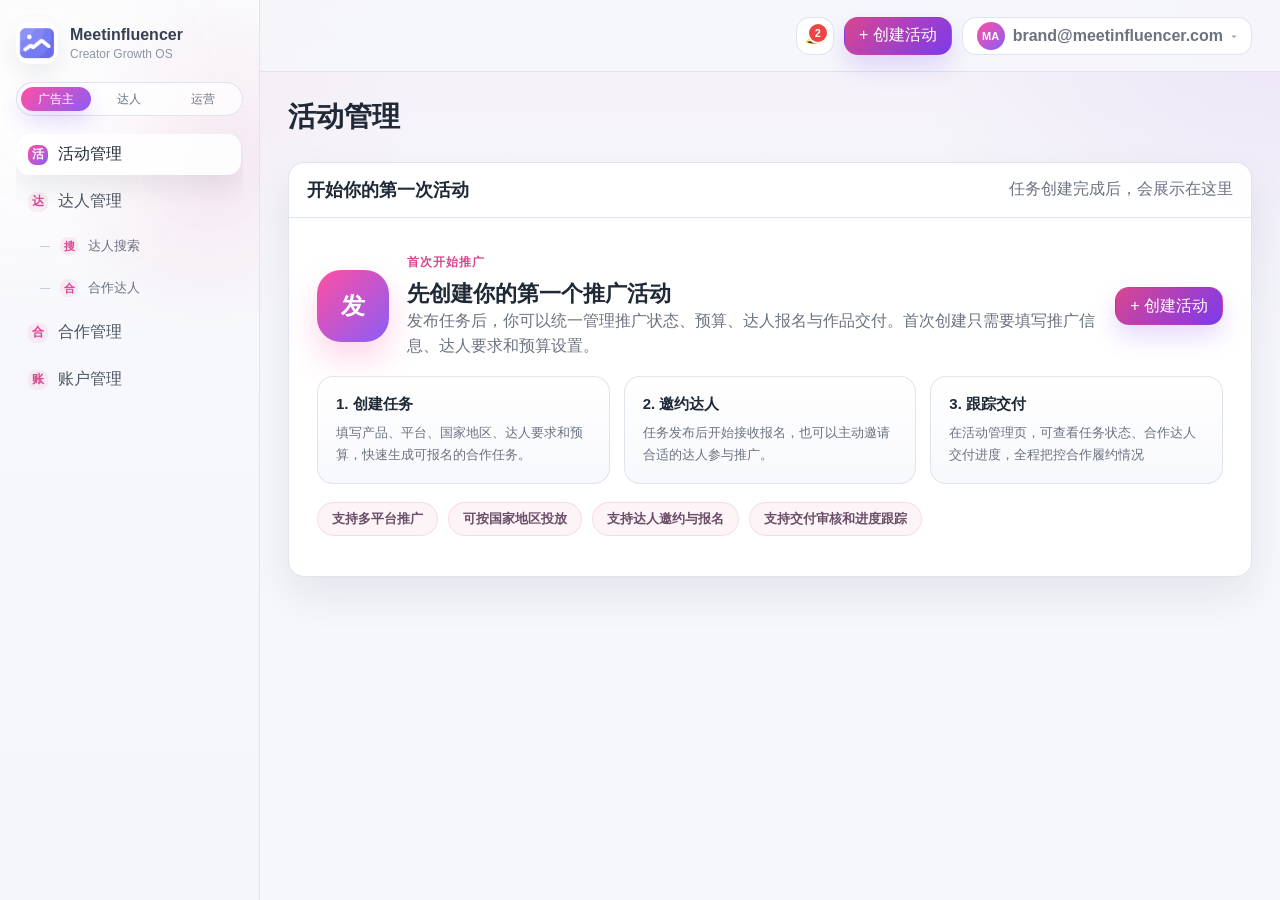
<file: index.html>
<!doctype html>
<html lang="zh-CN">
  <head>
    <meta charset="utf-8" />
    <meta name="viewport" content="width=device-width, initial-scale=1" />
    <title>Meetinfluencer Dashboard</title>
    <link rel="stylesheet" href="assets/styles.css" />
  </head>
  <body>
    <div class="app-shell">
      <aside class="sidebar">
        <a class="brand" href="#promotions" aria-label="Meetinfluencer">
          <img src="assets/images/brand-avatar.png" alt="" />
          <span>
            <strong>Meetinfluencer</strong>
            <small>Creator Growth OS</small>
          </span>
        </a>

        <div class="role-switch" aria-label="角色切换">
          <button class="role-option active" data-role="brand">广告主</button>
          <button class="role-option" data-role="creator">达人</button>
        </div>

        <nav class="nav-list" id="navList" aria-label="主导航"></nav>

        <div class="sidebar-card">
          <span class="pulse-dot"></span>
          <strong>Live campaign pulse</strong>
          <p>14 个内容节点待处理，平均响应时间 3.2 小时。</p>
        </div>
      </aside>

      <main class="main">
        <header class="topbar">
          <button class="icon-button menu-toggle" id="menuToggle" aria-label="展开导航">
            <span></span><span></span><span></span>
          </button>
          <div class="search-box">
            <span aria-hidden="true">⌕</span>
            <input id="globalSearch" type="search" placeholder="搜索推广、达人、状态" />
          </div>
          <div class="topbar-actions">
            <button class="ghost-button" data-action="toast" data-message="通知中心暂无新的系统提醒">通知</button>
            <button class="primary-button" data-action="open-publish">+ 创建推广</button>
            <div class="user-chip">
              <span class="avatar">MA</span>
              <span>meetin. admin</span>
            </div>
          </div>
        </header>

        <section id="pageRoot" class="page-root" aria-live="polite"></section>
      </main>
    </div>

    <div id="modalRoot"></div>
    <div id="toastRoot" class="toast-root" aria-live="assertive"></div>

    <script src="assets/app.js"></script>
  </body>
</html>
</file>
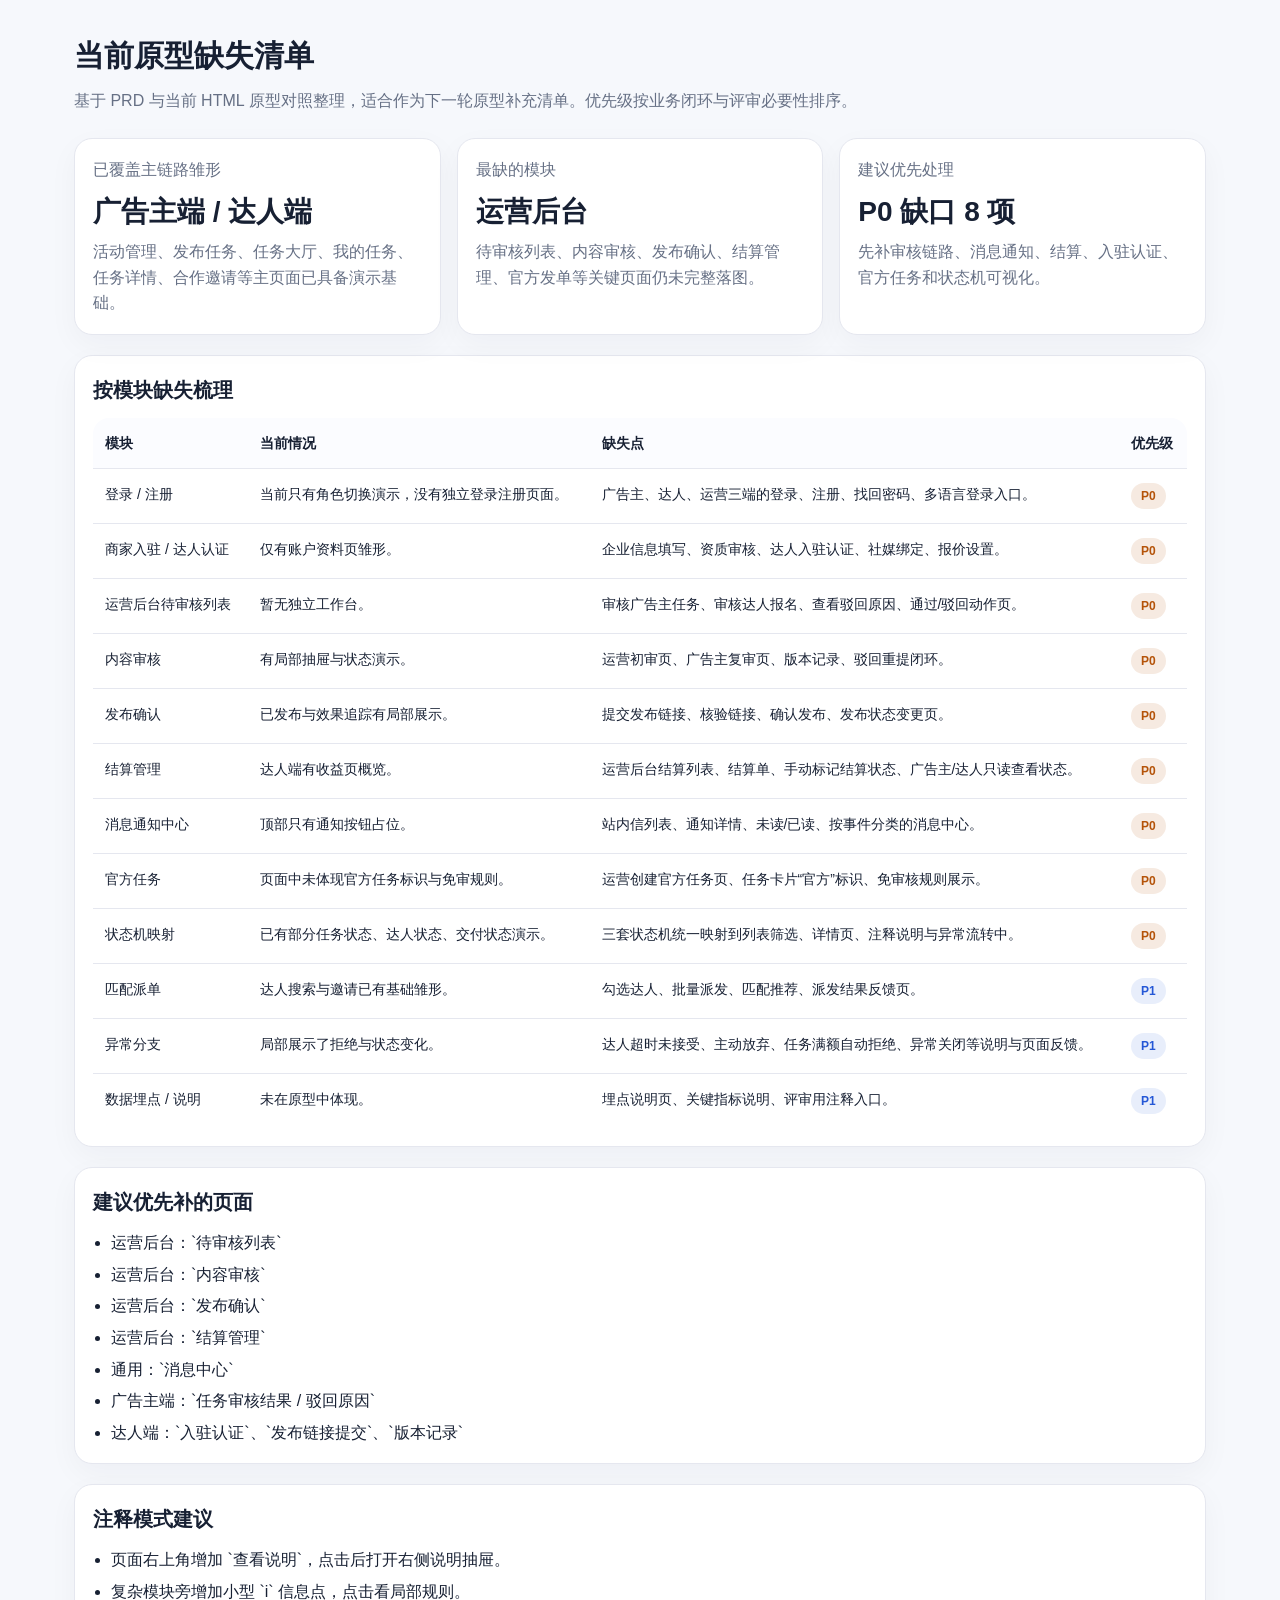
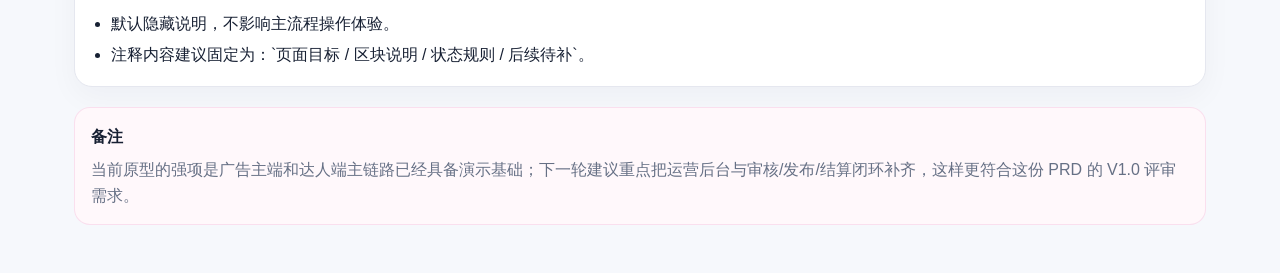
<file: assets/prototype-gap-checklist.html>
<!DOCTYPE html>
<html lang="zh-CN">
<head>
  <meta charset="UTF-8" />
  <meta name="viewport" content="width=device-width, initial-scale=1.0" />
  <title>原型缺失清单</title>
  <style>
    :root {
      --bg: #f6f8fc;
      --card: #ffffff;
      --text: #172033;
      --muted: #667085;
      --line: #e5e7ef;
      --ok: #047857;
      --warn: #b45309;
      --info: #2457d6;
    }
    * { box-sizing: border-box; }
    body { margin: 0; font-family: "PingFang SC","Microsoft YaHei",sans-serif; background: var(--bg); color: var(--text); line-height: 1.6; }
    .wrap { max-width: 1180px; margin: 0 auto; padding: 32px 24px 48px; }
    h1,h2,h3,p { margin-top: 0; }
    h1 { font-size: 30px; margin-bottom: 8px; }
    h2 { font-size: 20px; margin-bottom: 12px; }
    .subcopy { color: var(--muted); margin-bottom: 24px; }
    .grid { display: grid; gap: 16px; }
    .summary { grid-template-columns: repeat(3, minmax(0, 1fr)); margin-bottom: 20px; }
    .card { background: var(--card); border: 1px solid var(--line); border-radius: 18px; padding: 18px; box-shadow: 0 10px 30px rgba(15, 23, 42, 0.04); }
    .metric { font-size: 28px; font-weight: 800; margin: 8px 0 4px; }
    .muted { color: var(--muted); }
    .section { margin-top: 20px; }
    table { width: 100%; border-collapse: collapse; background: #fff; border-radius: 16px; overflow: hidden; }
    th, td { padding: 14px 12px; text-align: left; vertical-align: top; border-bottom: 1px solid var(--line); font-size: 14px; }
    th { background: #fbfcff; white-space: nowrap; }
    tr:last-child td { border-bottom: 0; }
    .tag { display: inline-flex; align-items: center; justify-content: center; min-height: 26px; padding: 0 10px; border-radius: 999px; font-size: 12px; font-weight: 800; white-space: nowrap; }
    .tag.ok { background: rgba(4,120,87,.12); color: var(--ok); }
    .tag.warn { background: rgba(180,83,9,.12); color: var(--warn); }
    .tag.info { background: rgba(36,87,214,.10); color: var(--info); }
    ul { margin: 0; padding-left: 18px; }
    li + li { margin-top: 6px; }
    .note { margin-top: 20px; background: #fff8fb; border: 1px solid rgba(217,70,153,.14); border-radius: 16px; padding: 16px; }
    @media (max-width: 860px) {
      .summary { grid-template-columns: 1fr; }
      table, thead, tbody, tr, th, td { display: block; }
      thead { display: none; }
      td { padding: 10px 12px; }
      td::before { content: attr(data-label); display: block; color: var(--muted); font-size: 12px; margin-bottom: 4px; }
    }
  </style>
</head>
<body>
  <div class="wrap">
    <h1>当前原型缺失清单</h1>
    <p class="subcopy">基于 PRD 与当前 HTML 原型对照整理，适合作为下一轮原型补充清单。优先级按业务闭环与评审必要性排序。</p>

    <div class="grid summary">
      <div class="card">
        <div class="muted">已覆盖主链路雏形</div>
        <div class="metric">广告主端 / 达人端</div>
        <div class="muted">活动管理、发布任务、任务大厅、我的任务、任务详情、合作邀请等主页面已具备演示基础。</div>
      </div>
      <div class="card">
        <div class="muted">最缺的模块</div>
        <div class="metric">运营后台</div>
        <div class="muted">待审核列表、内容审核、发布确认、结算管理、官方发单等关键页面仍未完整落图。</div>
      </div>
      <div class="card">
        <div class="muted">建议优先处理</div>
        <div class="metric">P0 缺口 8 项</div>
        <div class="muted">先补审核链路、消息通知、结算、入驻认证、官方任务和状态机可视化。</div>
      </div>
    </div>

    <div class="section card">
      <h2>按模块缺失梳理</h2>
      <table>
        <thead>
          <tr><th>模块</th><th>当前情况</th><th>缺失点</th><th>优先级</th></tr>
        </thead>
        <tbody>
          <tr><td data-label="模块">登录 / 注册</td><td data-label="当前情况">当前只有角色切换演示，没有独立登录注册页面。</td><td data-label="缺失点">广告主、达人、运营三端的登录、注册、找回密码、多语言登录入口。</td><td data-label="优先级"><span class="tag warn">P0</span></td></tr>
          <tr><td data-label="模块">商家入驻 / 达人认证</td><td data-label="当前情况">仅有账户资料页雏形。</td><td data-label="缺失点">企业信息填写、资质审核、达人入驻认证、社媒绑定、报价设置。</td><td data-label="优先级"><span class="tag warn">P0</span></td></tr>
          <tr><td data-label="模块">运营后台待审核列表</td><td data-label="当前情况">暂无独立工作台。</td><td data-label="缺失点">审核广告主任务、审核达人报名、查看驳回原因、通过/驳回动作页。</td><td data-label="优先级"><span class="tag warn">P0</span></td></tr>
          <tr><td data-label="模块">内容审核</td><td data-label="当前情况">有局部抽屉与状态演示。</td><td data-label="缺失点">运营初审页、广告主复审页、版本记录、驳回重提闭环。</td><td data-label="优先级"><span class="tag warn">P0</span></td></tr>
          <tr><td data-label="模块">发布确认</td><td data-label="当前情况">已发布与效果追踪有局部展示。</td><td data-label="缺失点">提交发布链接、核验链接、确认发布、发布状态变更页。</td><td data-label="优先级"><span class="tag warn">P0</span></td></tr>
          <tr><td data-label="模块">结算管理</td><td data-label="当前情况">达人端有收益页概览。</td><td data-label="缺失点">运营后台结算列表、结算单、手动标记结算状态、广告主/达人只读查看状态。</td><td data-label="优先级"><span class="tag warn">P0</span></td></tr>
          <tr><td data-label="模块">消息通知中心</td><td data-label="当前情况">顶部只有通知按钮占位。</td><td data-label="缺失点">站内信列表、通知详情、未读/已读、按事件分类的消息中心。</td><td data-label="优先级"><span class="tag warn">P0</span></td></tr>
          <tr><td data-label="模块">官方任务</td><td data-label="当前情况">页面中未体现官方任务标识与免审规则。</td><td data-label="缺失点">运营创建官方任务页、任务卡片“官方”标识、免审核规则展示。</td><td data-label="优先级"><span class="tag warn">P0</span></td></tr>
          <tr><td data-label="模块">状态机映射</td><td data-label="当前情况">已有部分任务状态、达人状态、交付状态演示。</td><td data-label="缺失点">三套状态机统一映射到列表筛选、详情页、注释说明与异常流转中。</td><td data-label="优先级"><span class="tag warn">P0</span></td></tr>
          <tr><td data-label="模块">匹配派单</td><td data-label="当前情况">达人搜索与邀请已有基础雏形。</td><td data-label="缺失点">勾选达人、批量派发、匹配推荐、派发结果反馈页。</td><td data-label="优先级"><span class="tag info">P1</span></td></tr>
          <tr><td data-label="模块">异常分支</td><td data-label="当前情况">局部展示了拒绝与状态变化。</td><td data-label="缺失点">达人超时未接受、主动放弃、任务满额自动拒绝、异常关闭等说明与页面反馈。</td><td data-label="优先级"><span class="tag info">P1</span></td></tr>
          <tr><td data-label="模块">数据埋点 / 说明</td><td data-label="当前情况">未在原型中体现。</td><td data-label="缺失点">埋点说明页、关键指标说明、评审用注释入口。</td><td data-label="优先级"><span class="tag info">P1</span></td></tr>
        </tbody>
      </table>
    </div>

    <div class="section card">
      <h2>建议优先补的页面</h2>
      <ul>
        <li>运营后台：`待审核列表`</li>
        <li>运营后台：`内容审核`</li>
        <li>运营后台：`发布确认`</li>
        <li>运营后台：`结算管理`</li>
        <li>通用：`消息中心`</li>
        <li>广告主端：`任务审核结果 / 驳回原因`</li>
        <li>达人端：`入驻认证`、`发布链接提交`、`版本记录`</li>
      </ul>
    </div>

    <div class="section card">
      <h2>注释模式建议</h2>
      <ul>
        <li>页面右上角增加 `查看说明`，点击后打开右侧说明抽屉。</li>
        <li>复杂模块旁增加小型 `i` 信息点，点击看局部规则。</li>
        <li>默认隐藏说明，不影响主流程操作体验。</li>
        <li>注释内容建议固定为：`页面目标 / 区块说明 / 状态规则 / 后续待补`。</li>
      </ul>
    </div>

    <div class="note">
      <strong>备注</strong>
      <p class="muted" style="margin:8px 0 0">当前原型的强项是广告主端和达人端主链路已经具备演示基础；下一轮建议重点把运营后台与审核/发布/结算闭环补齐，这样更符合这份 PRD 的 V1.0 评审需求。</p>
    </div>
  </div>
</body>
</html>
</file>
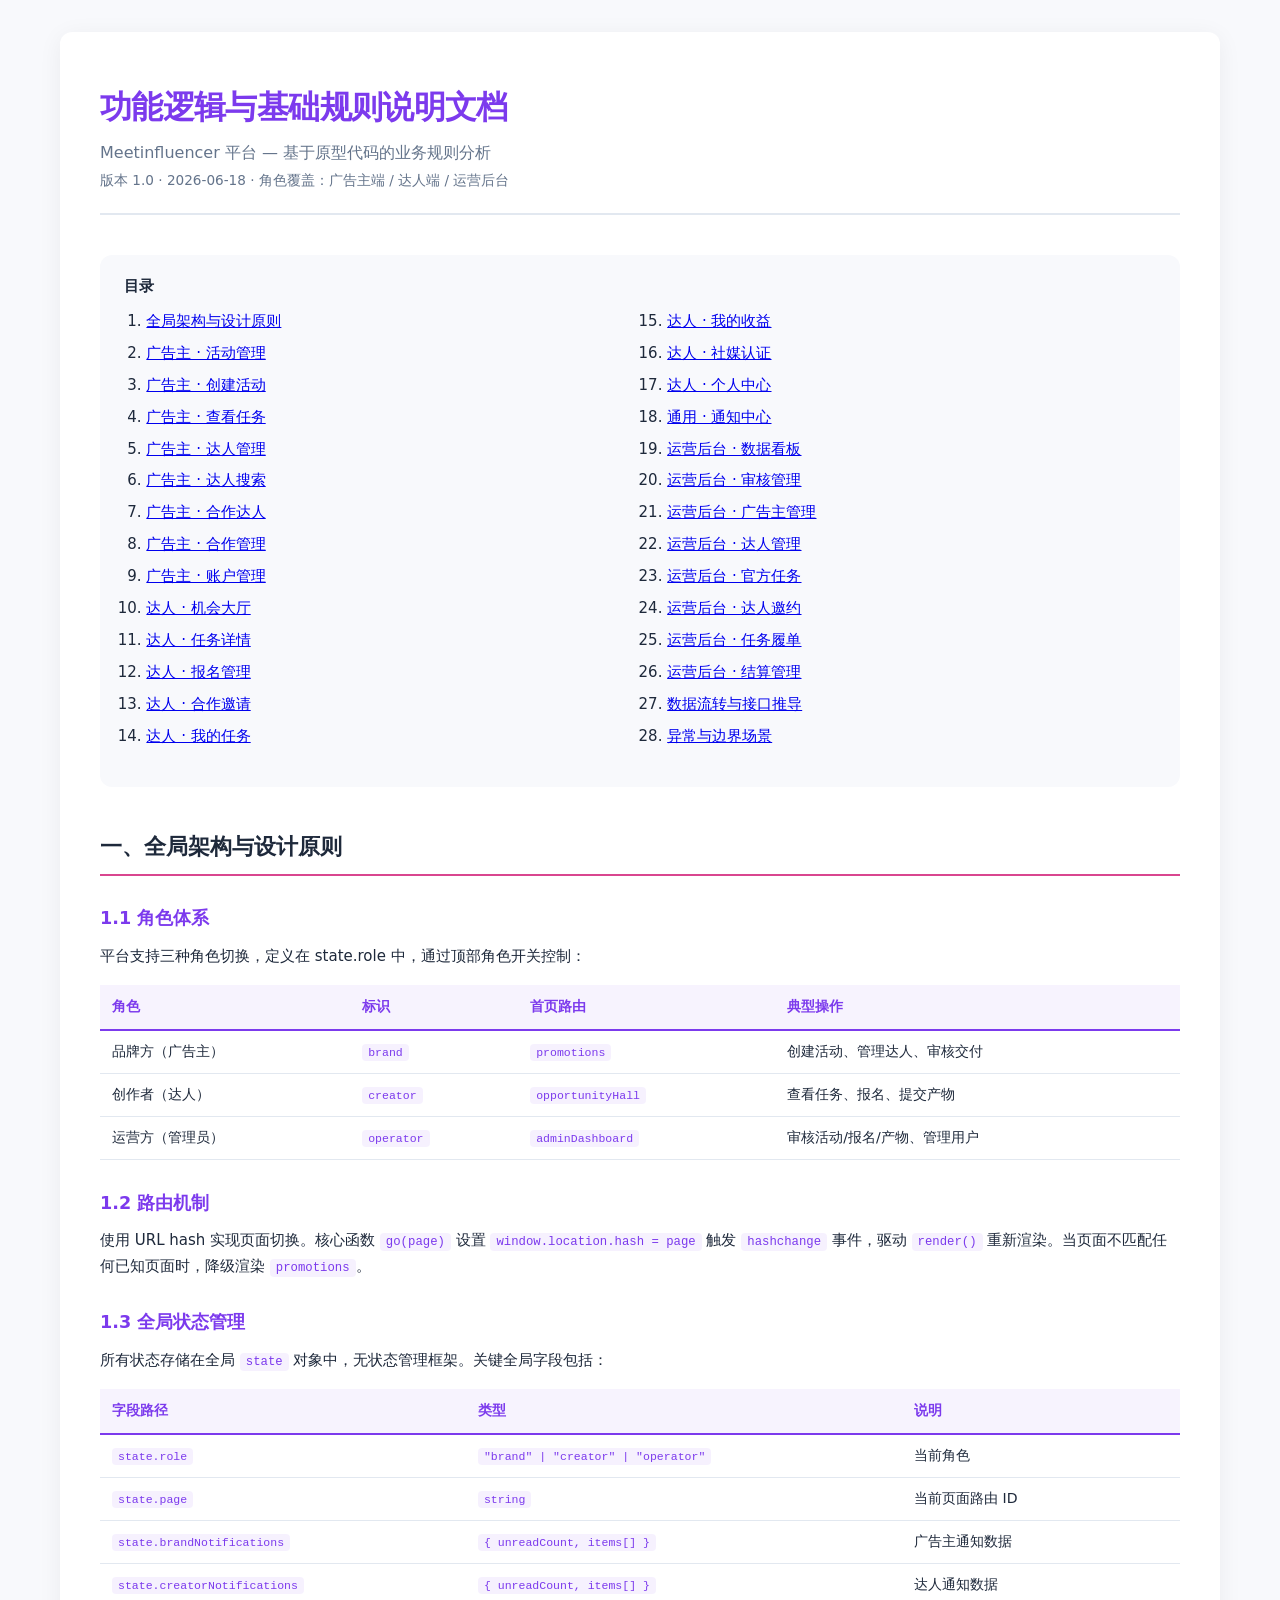
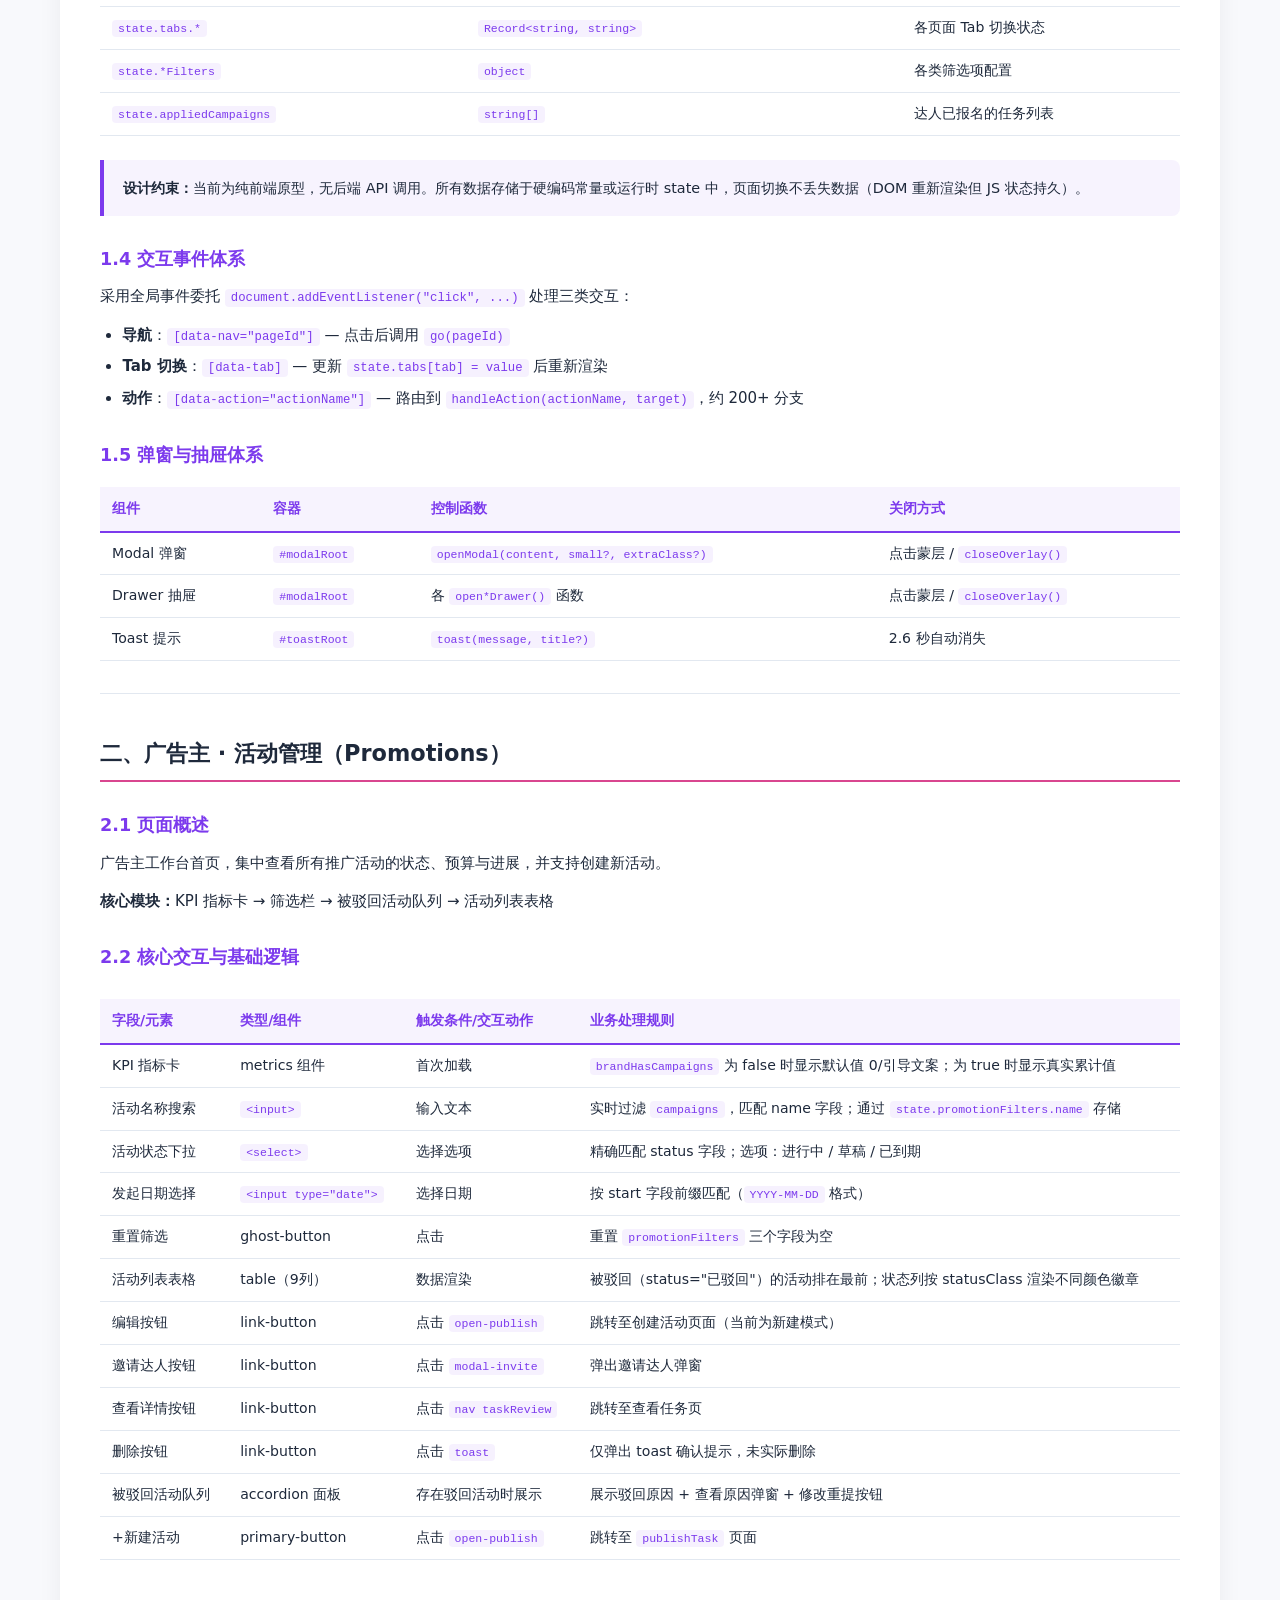
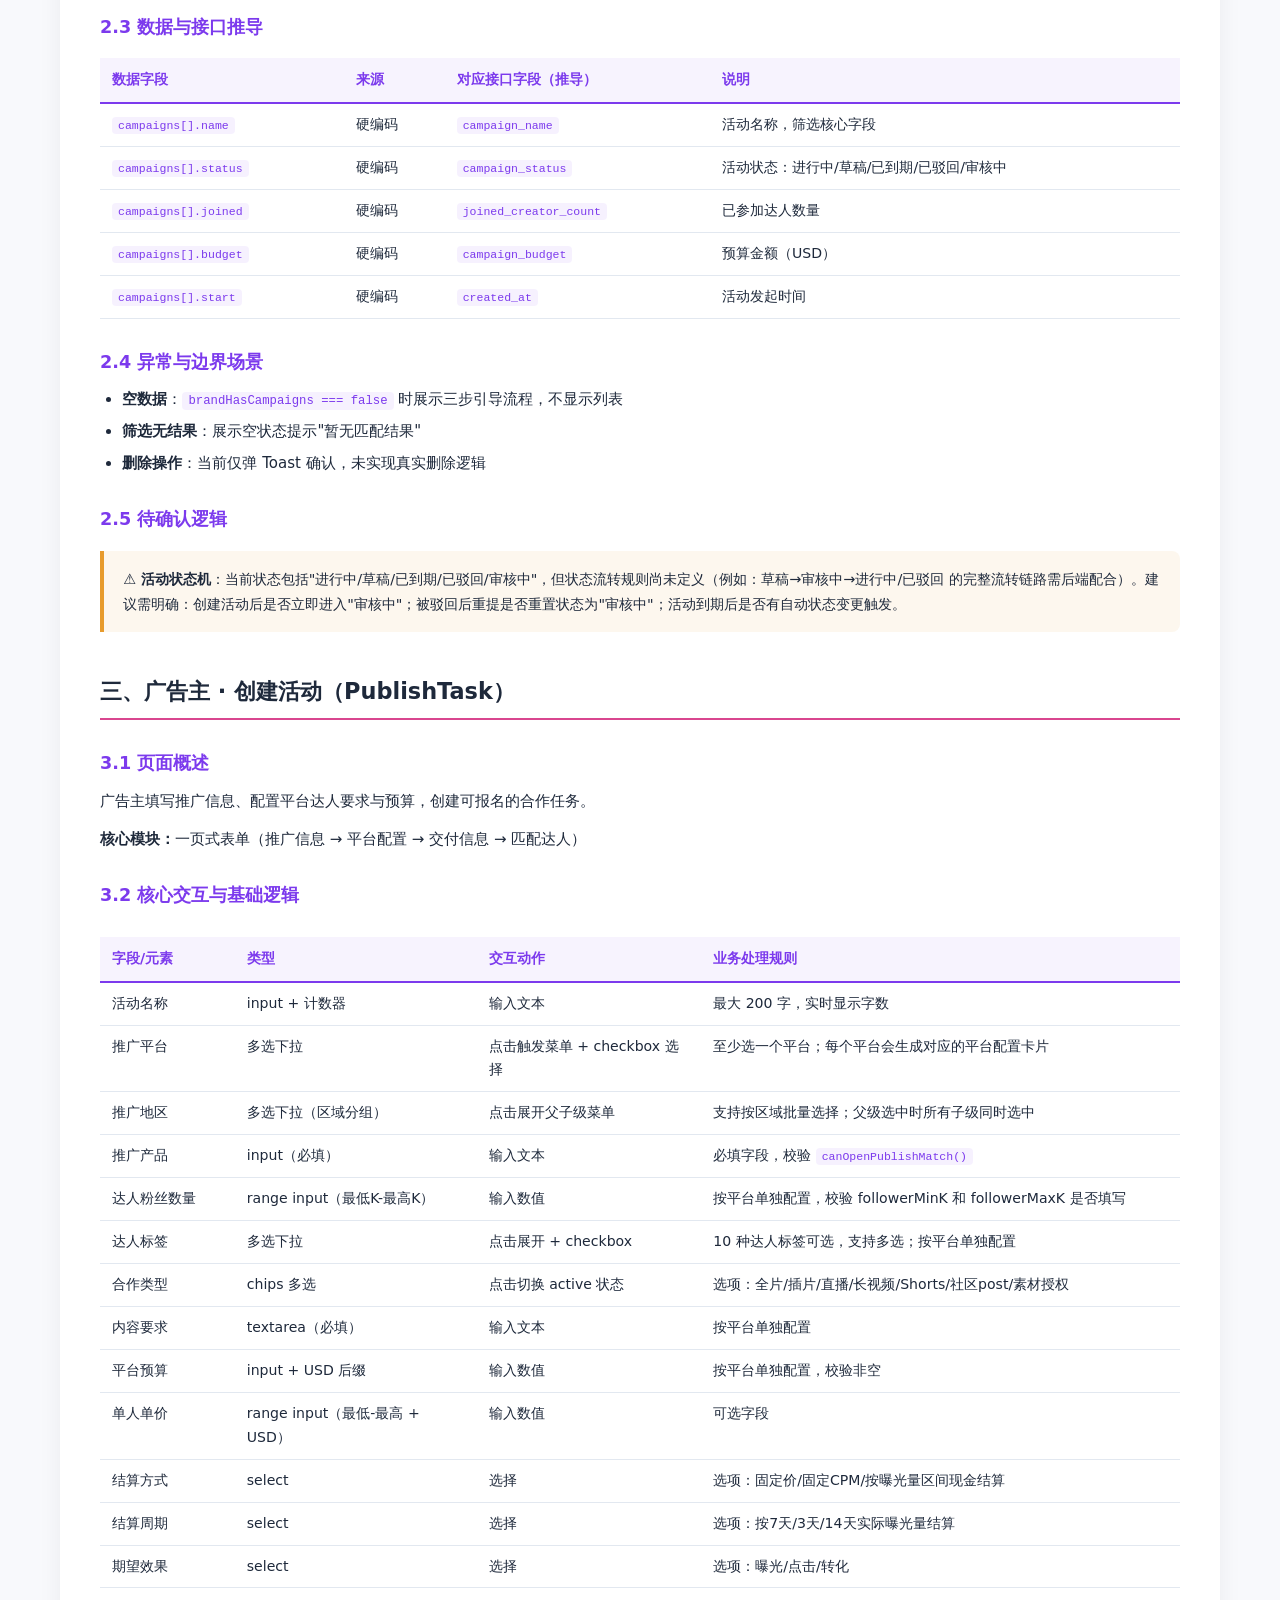
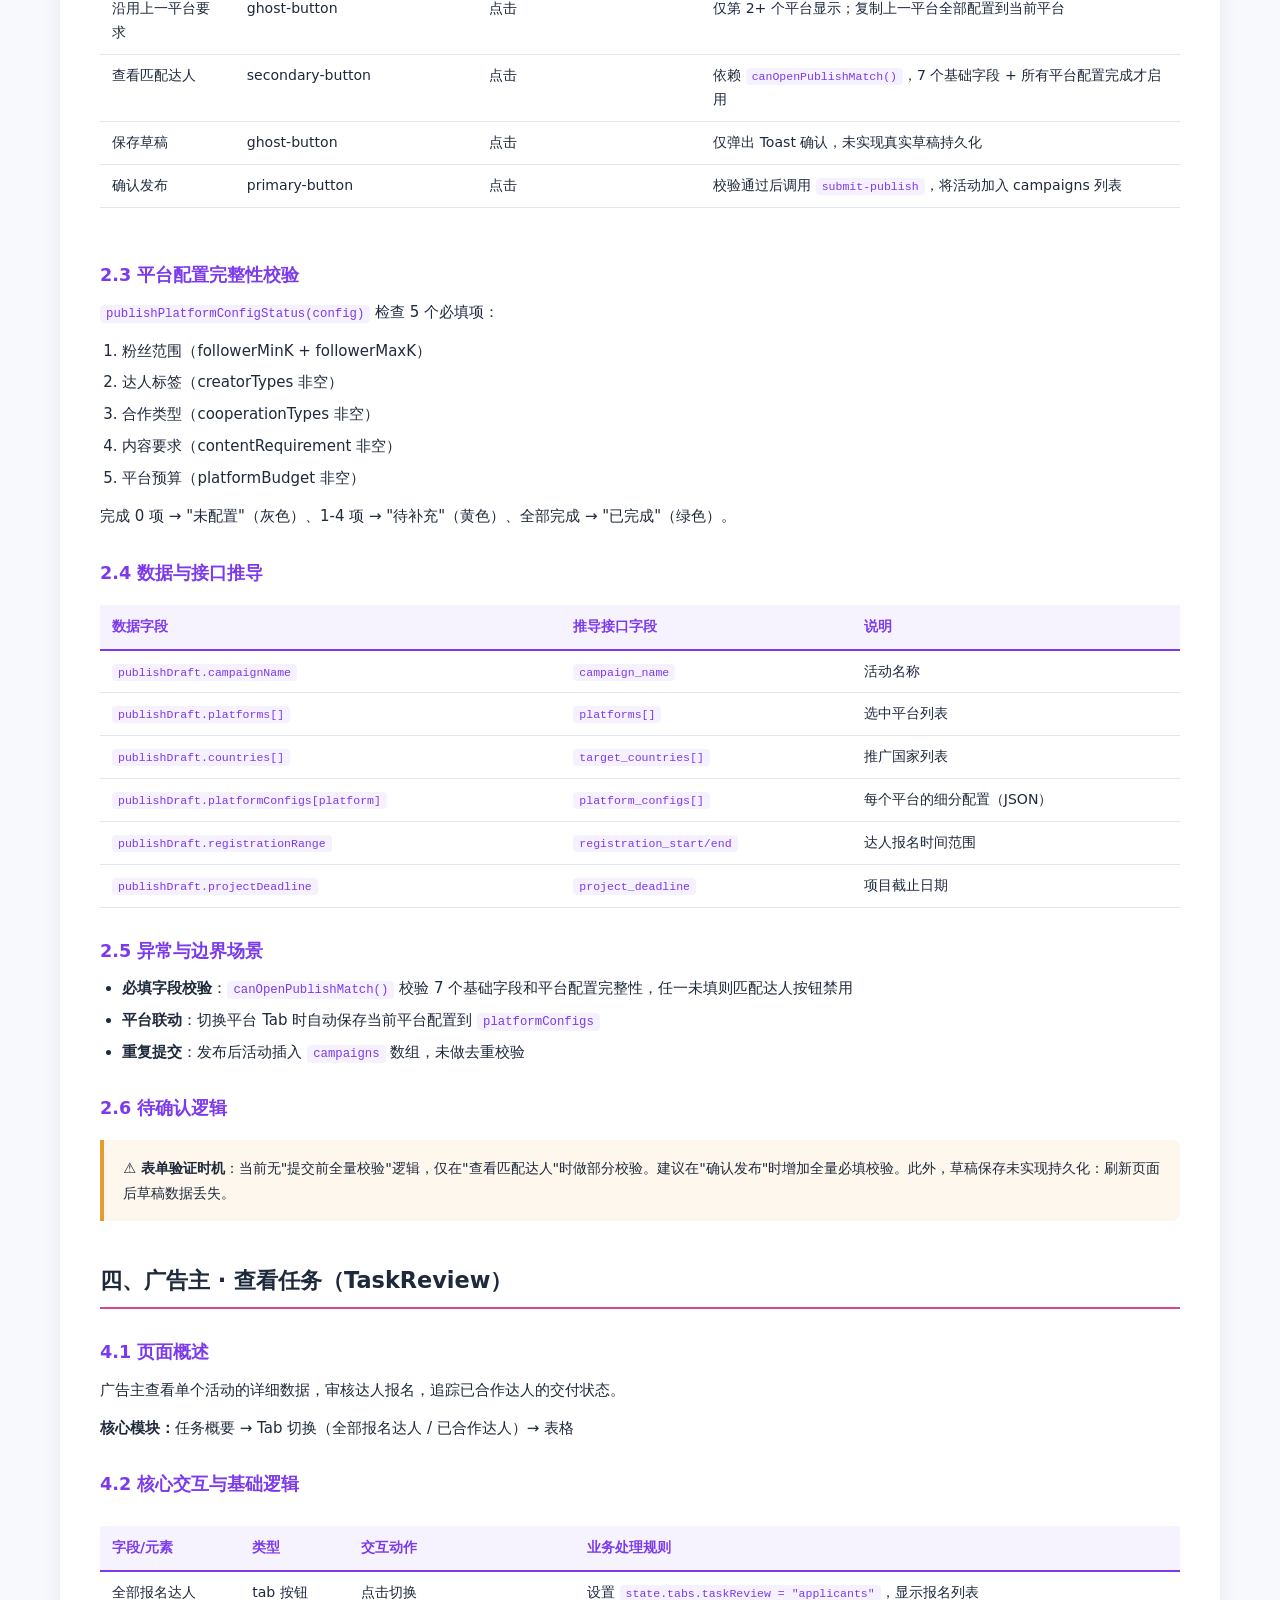
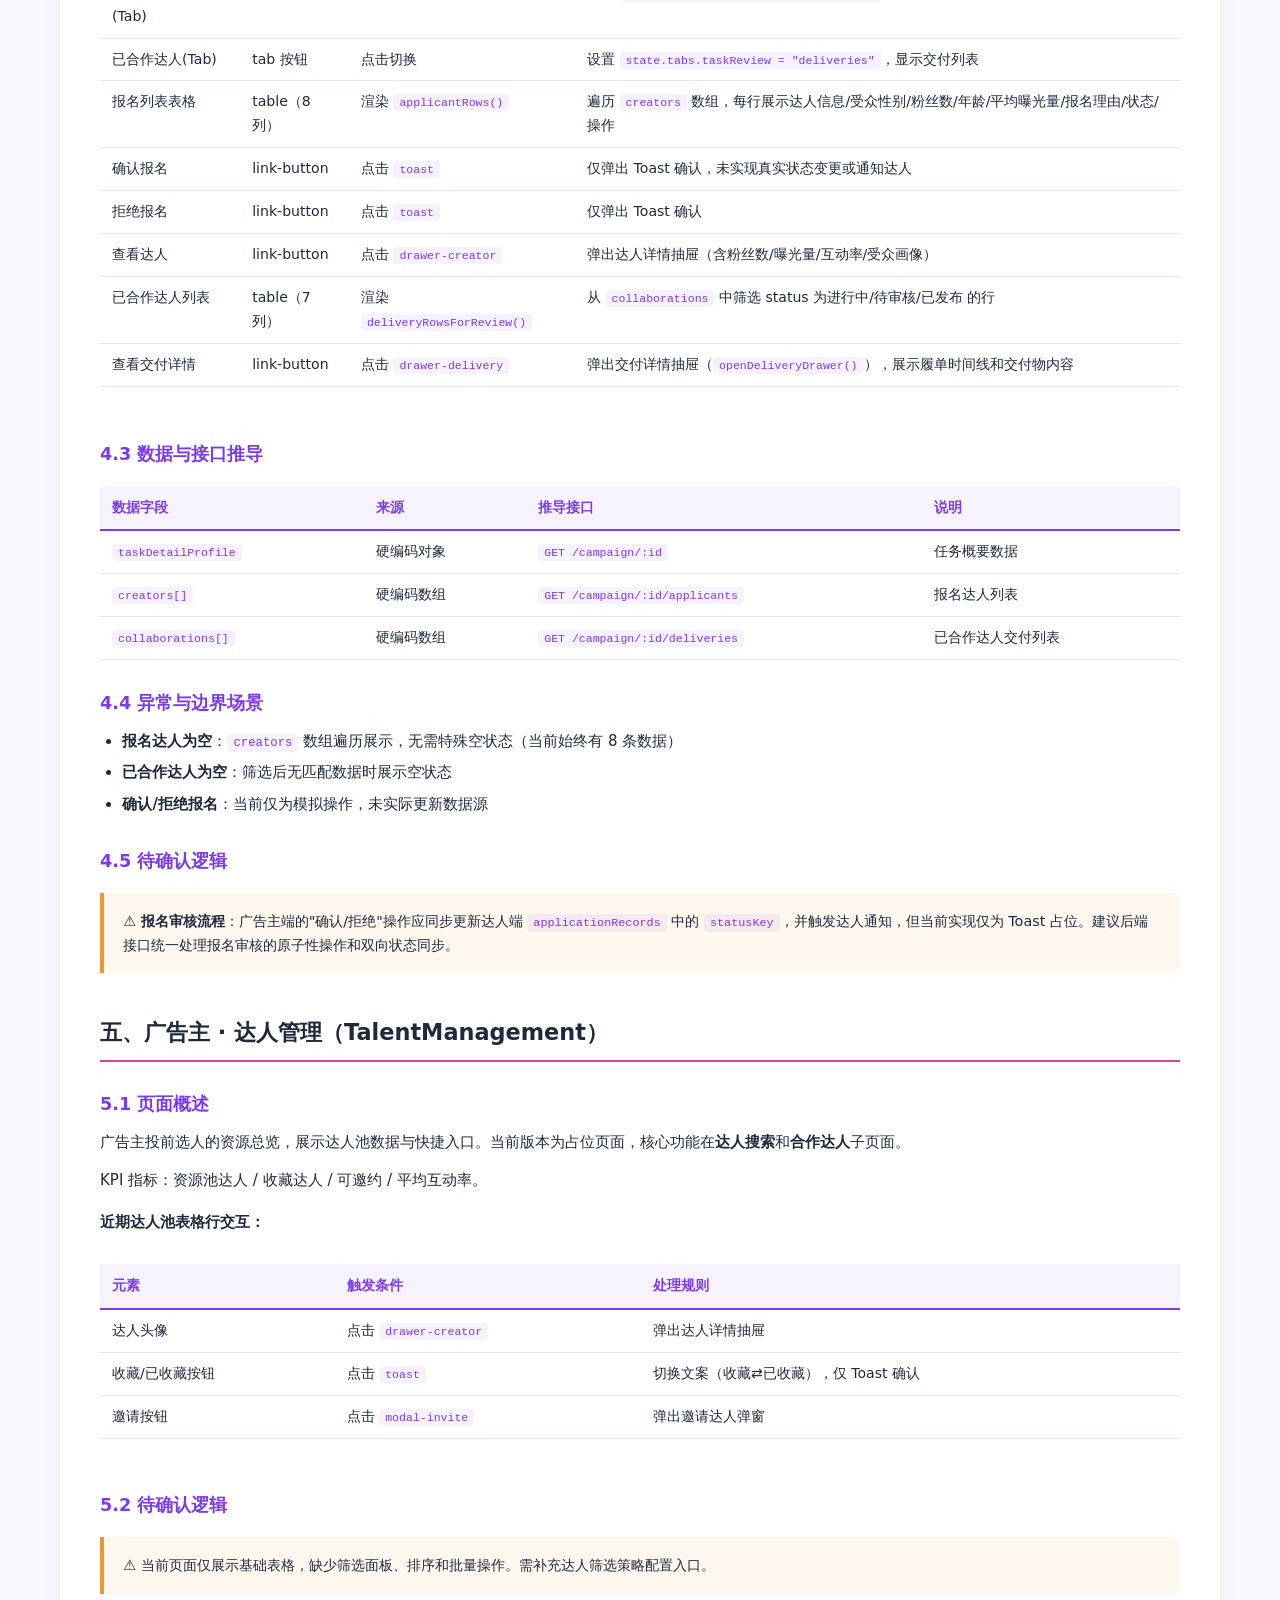
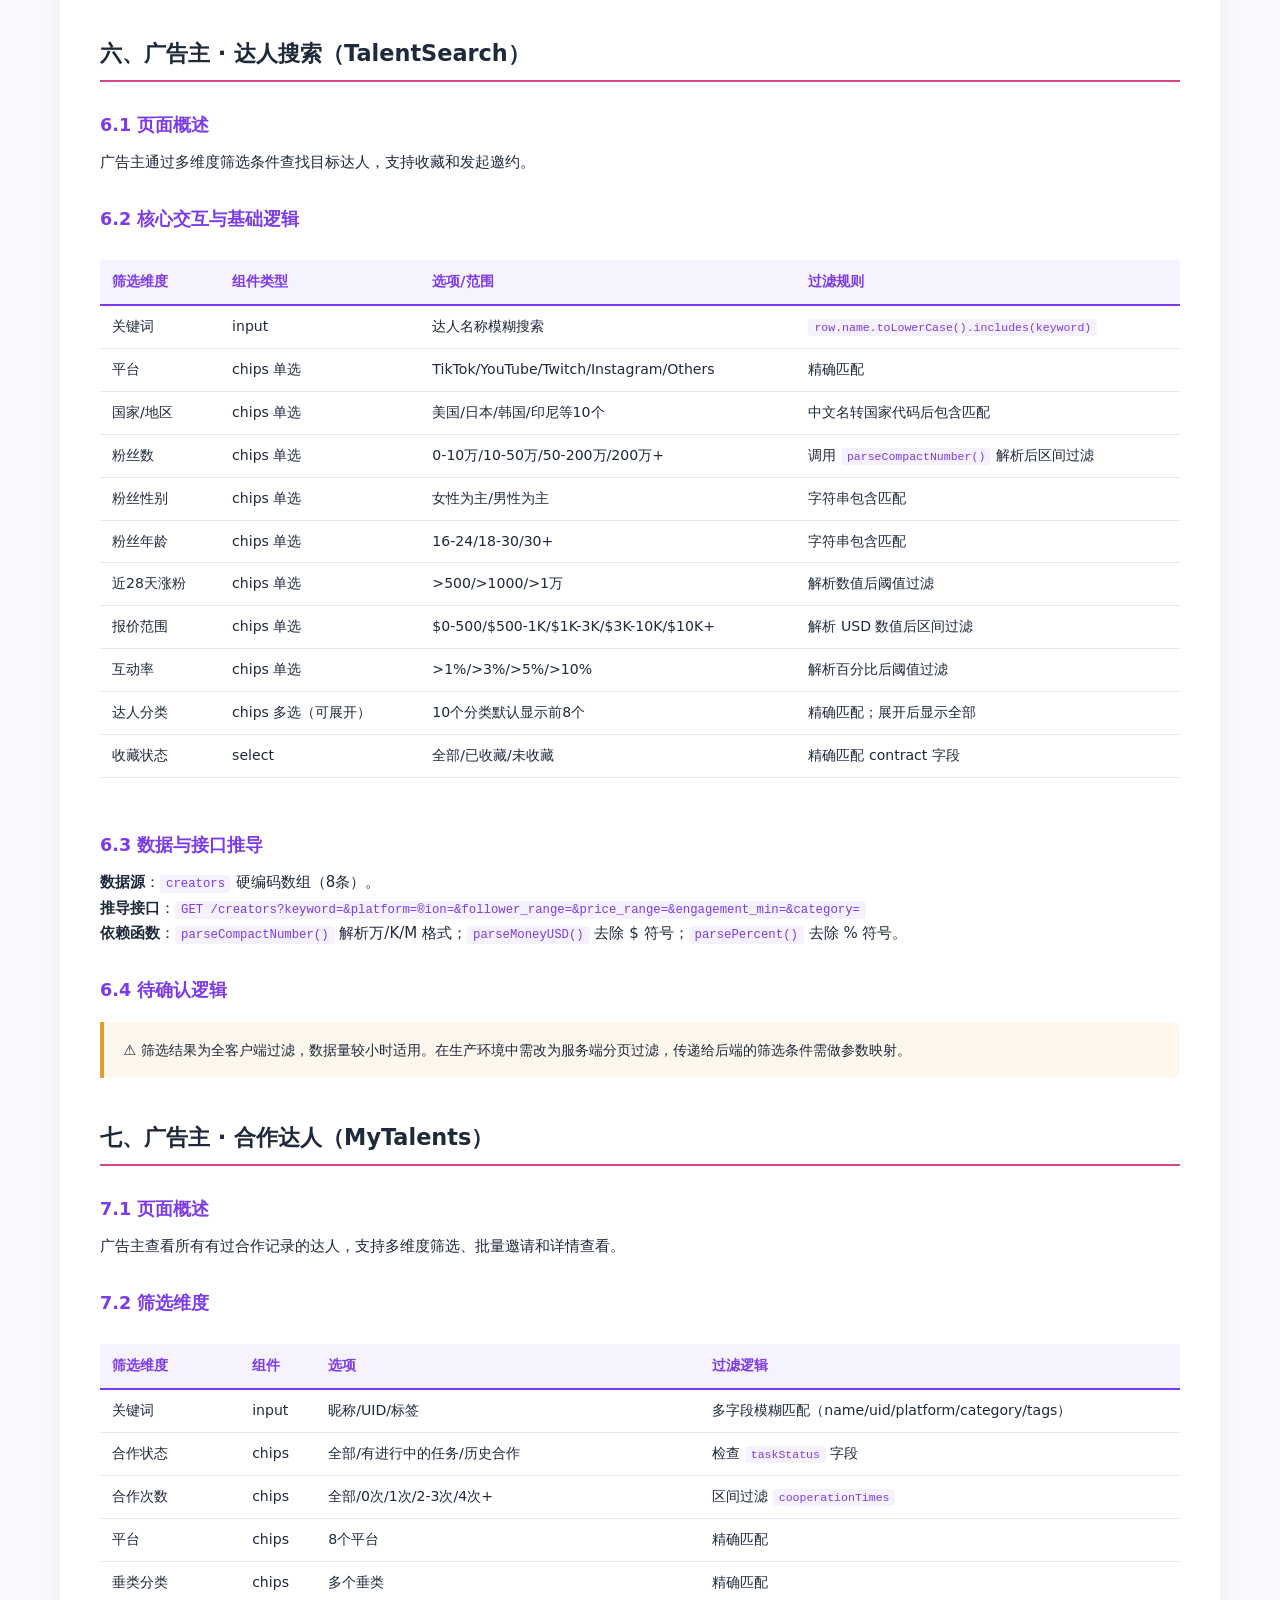
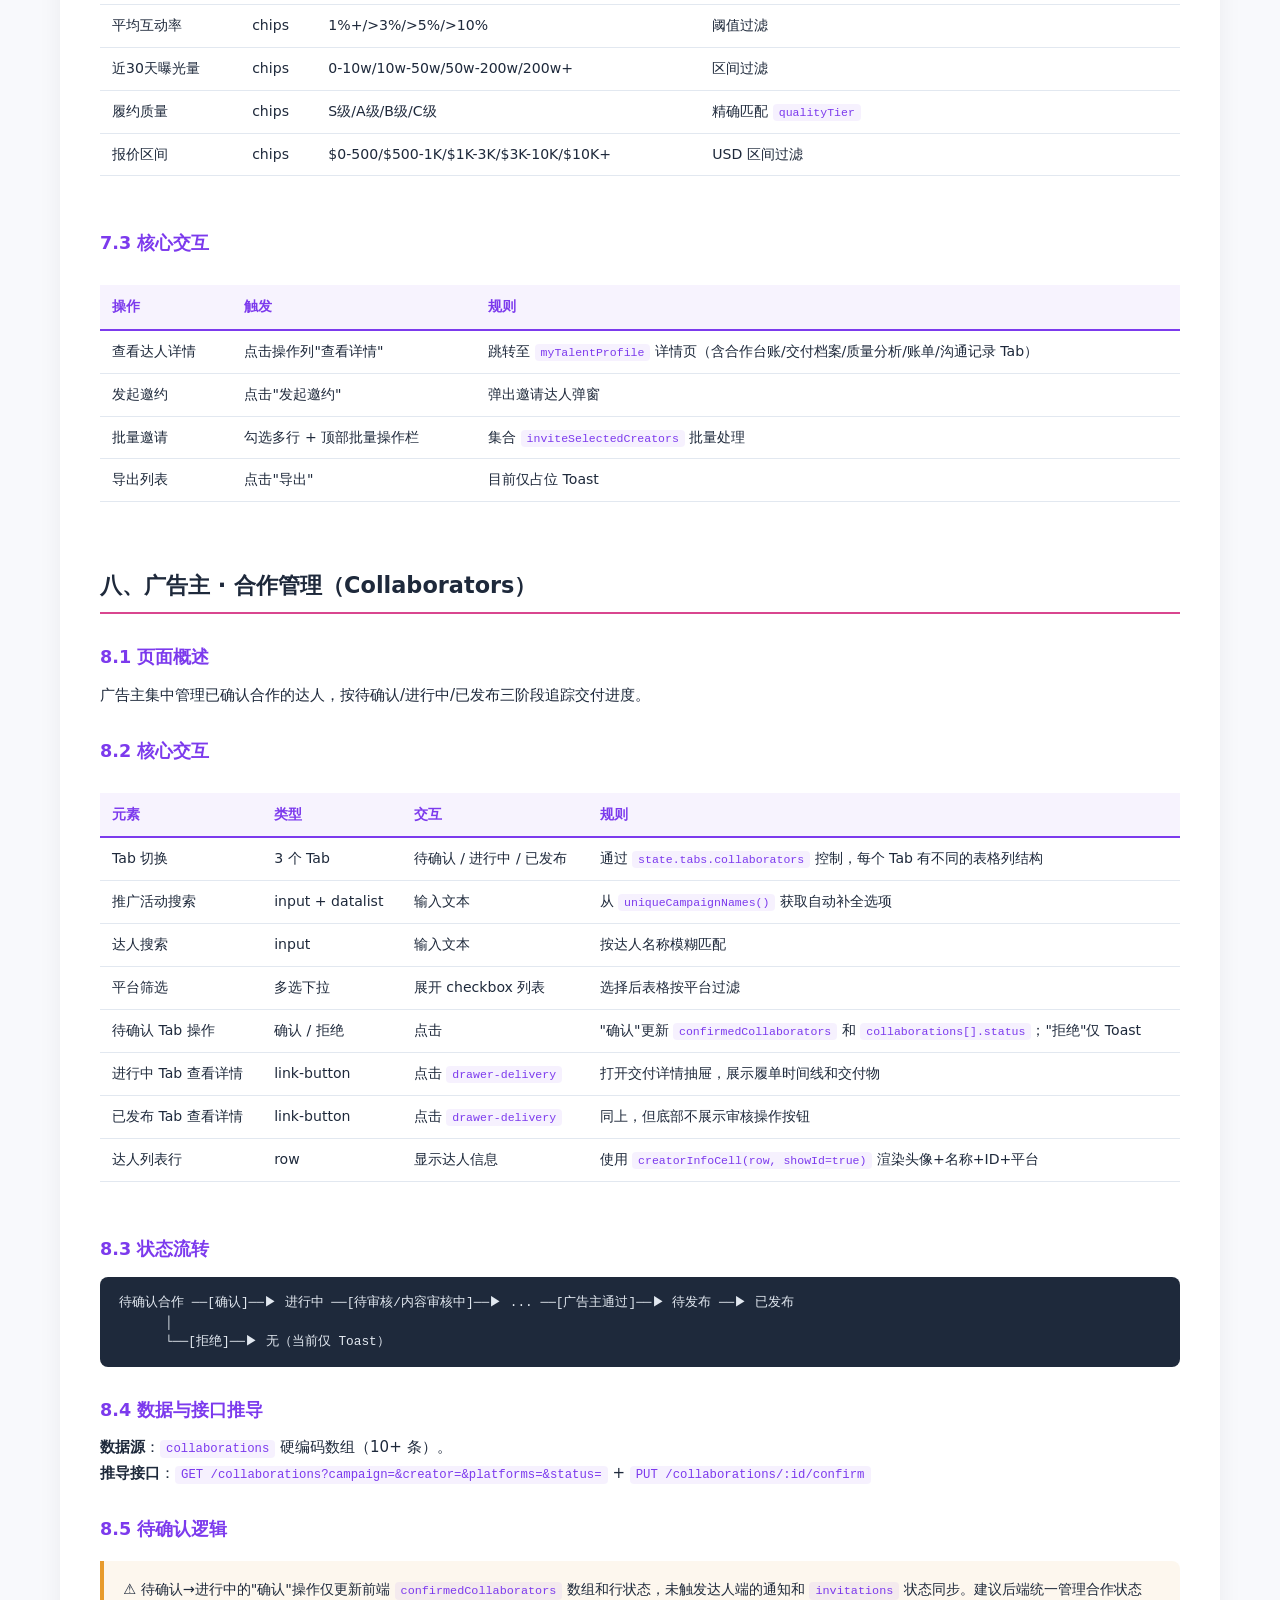
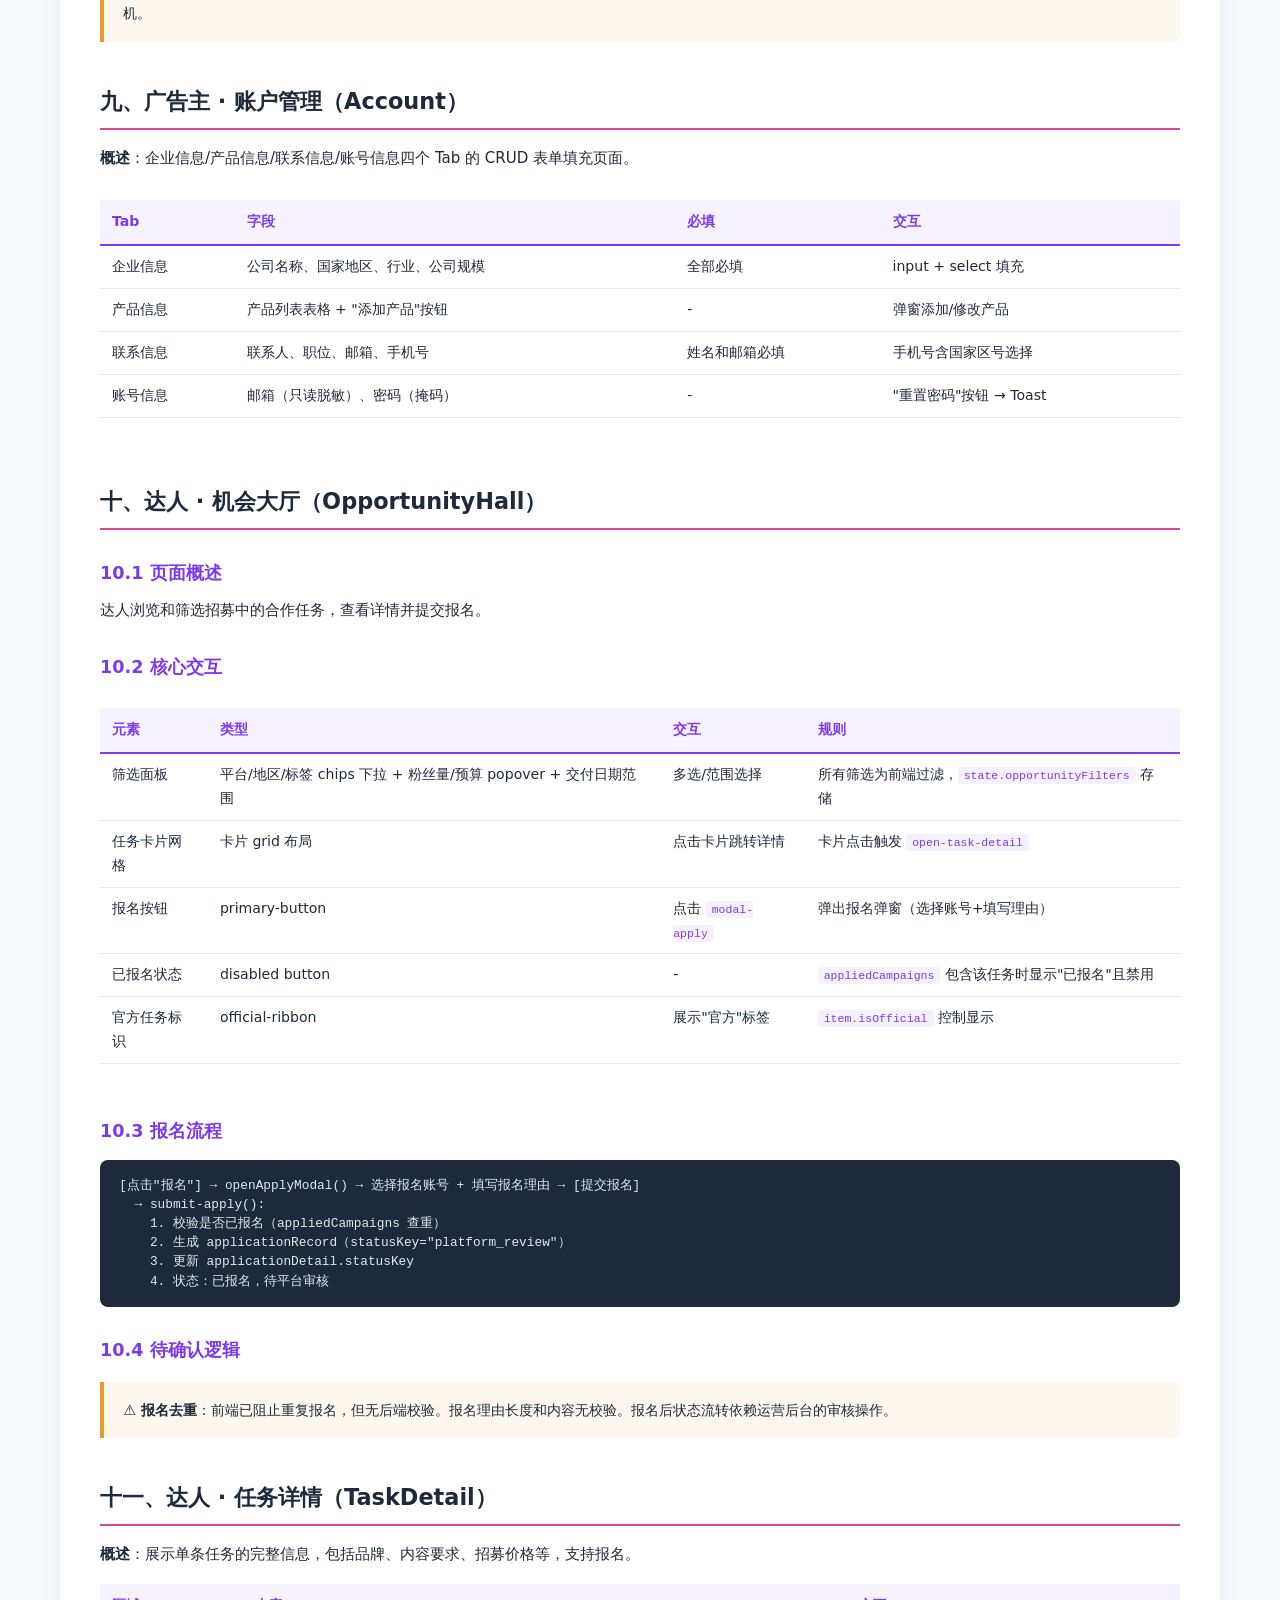
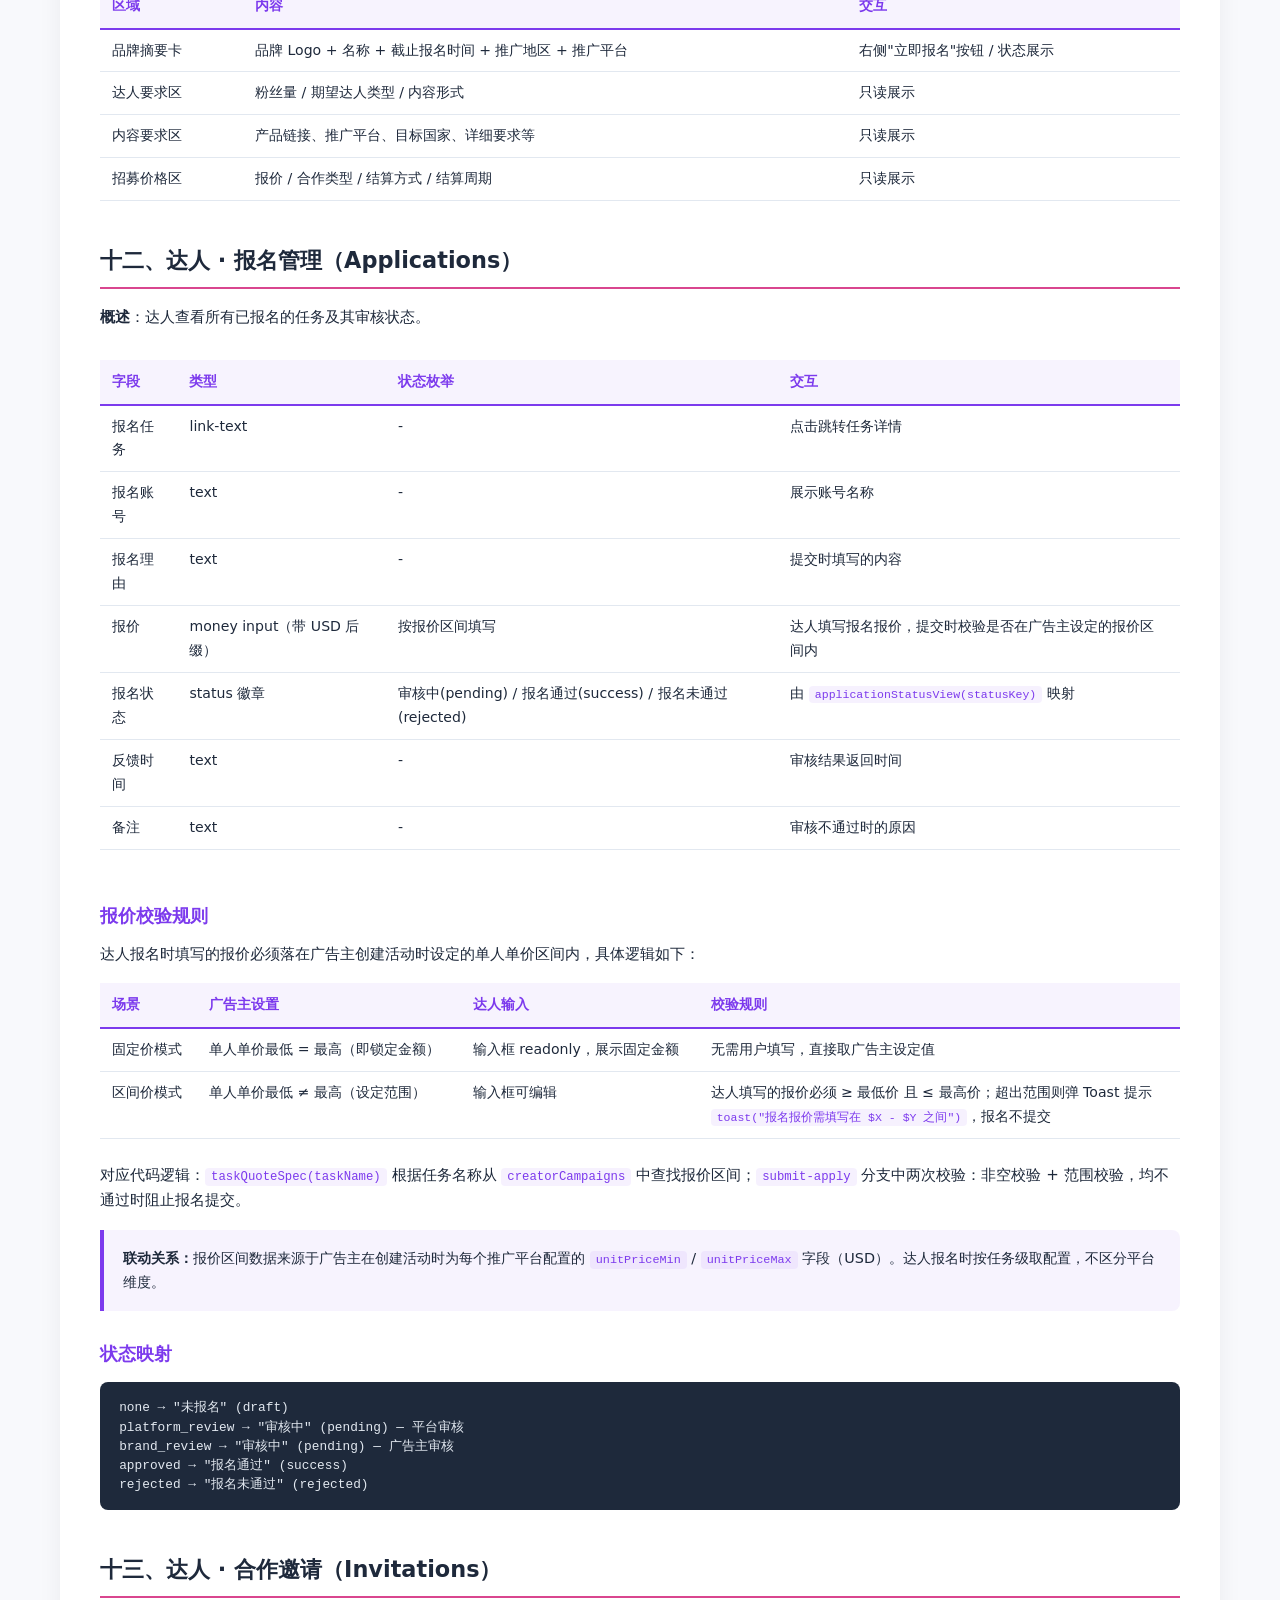
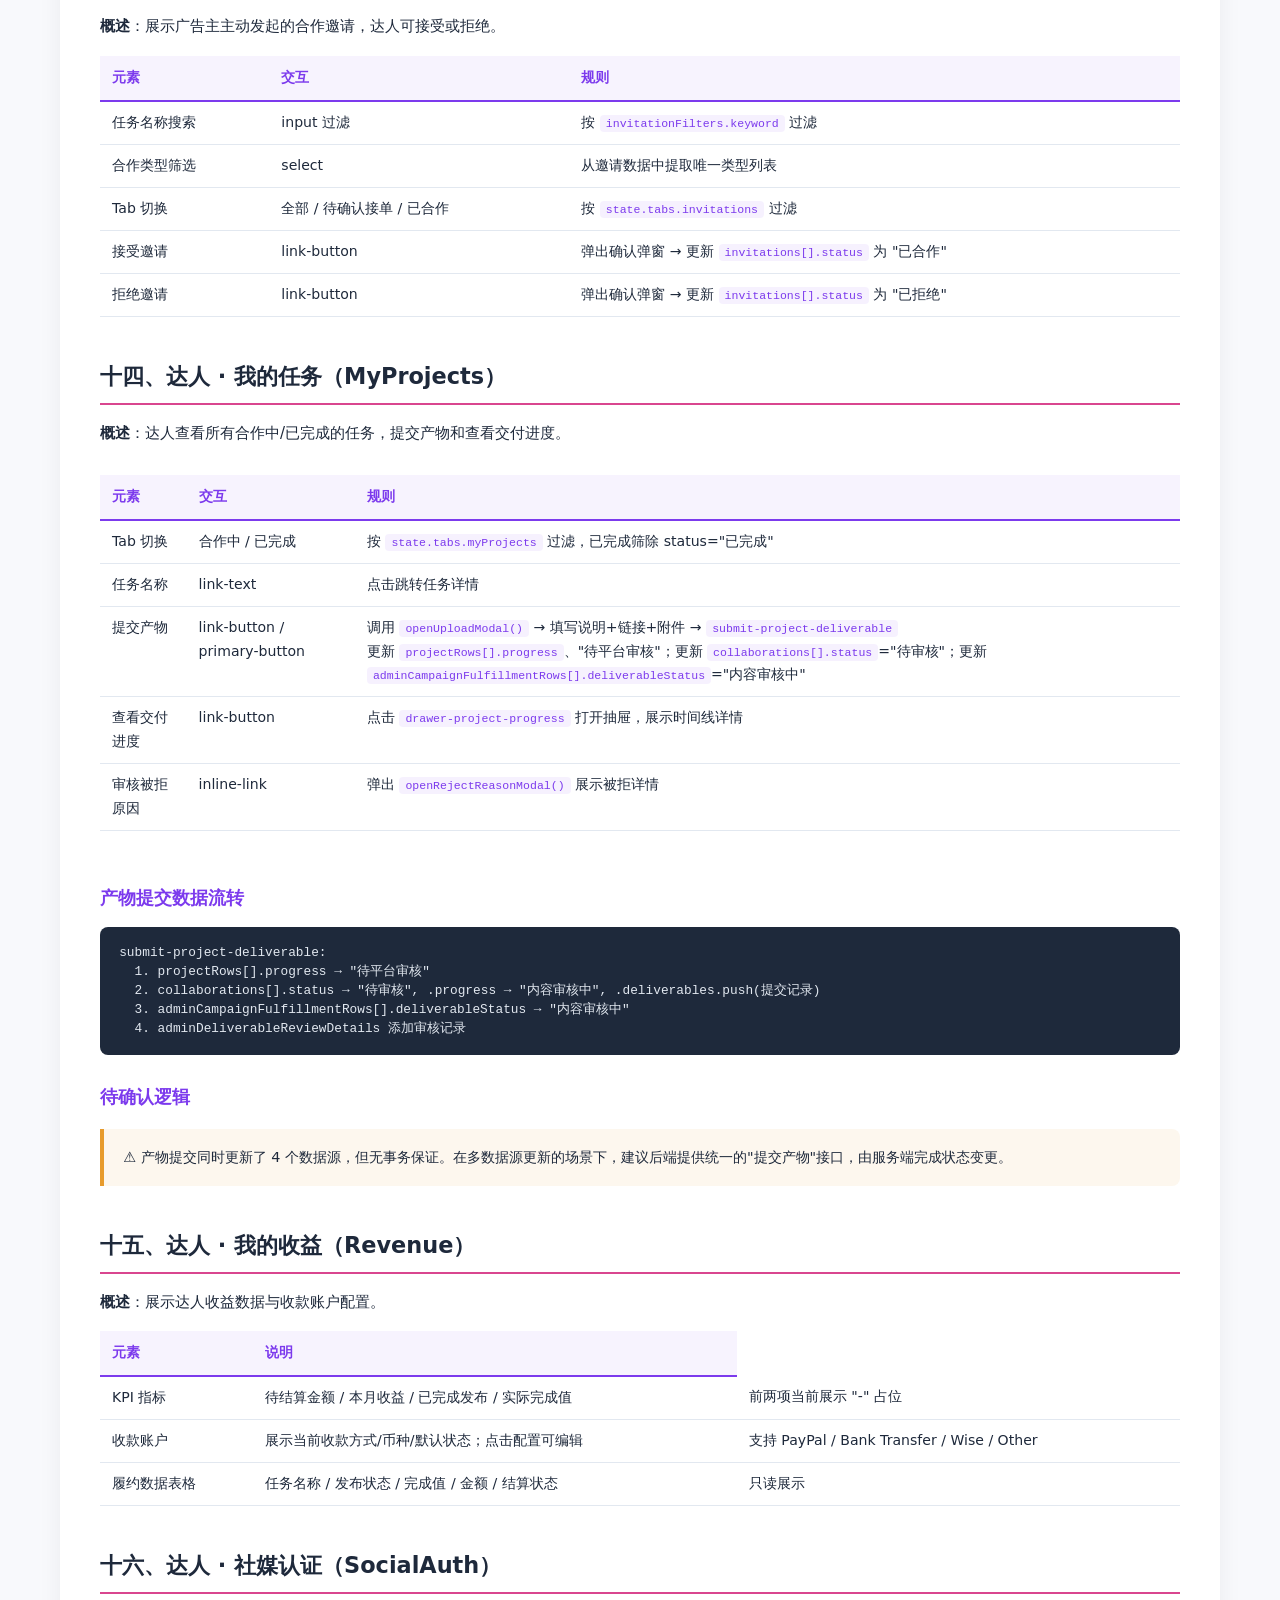
<file: assets/spec-logic-rules.html>
<!DOCTYPE html>
<html lang="zh-CN">
<head>
<meta charset="utf-8">
<meta name="viewport" content="width=device-width, initial-scale=1">
<title>功能逻辑与基础规则说明文档 — Meetinfluencer</title>
<style>
:root {
  --bg: #f8f9fc;
  --bg2: #ffffff;
  --ink: #1e293b;
  --muted: #64748b;
  --rule: #e2e8f0;
  --accent: #7c3aed;
  --accent2: #d9468f;
  --radius: 12px;
}
* { box-sizing: border-box; margin: 0; padding: 0; }
body {
  background: var(--bg);
  color: var(--ink);
  font-family: -apple-system, BlinkMacSystemFont, 'Segoe UI', system-ui, sans-serif;
  font-size: 15px;
  line-height: 1.7;
  padding: 2rem 1rem;
}
.container {
  max-width: 1160px;
  margin: 0 auto;
  background: var(--bg2);
  border-radius: var(--radius);
  box-shadow: 0 4px 24px rgba(0,0,0,0.06);
  padding: 3rem 2.5rem;
}
@media (max-width:720px) {
  .container { padding: 1.5rem 1rem; }
}
h1 {
  font-size: 2rem;
  font-weight: 800;
  letter-spacing: -0.02em;
  color: var(--accent);
  margin-bottom: 0.3rem;
}
h1 + .subtitle {
  color: var(--muted);
  font-size: 1rem;
  margin-bottom: 2.5rem;
  border-bottom: 2px solid var(--rule);
  padding-bottom: 1.2rem;
}
h2 {
  font-size: 1.4rem;
  font-weight: 700;
  margin: 2.5rem 0 1rem 0;
  padding-bottom: 0.5rem;
  border-bottom: 2px solid var(--accent2);
  color: var(--ink);
}
h3 {
  font-size: 1.1rem;
  font-weight: 700;
  margin: 1.8rem 0 0.6rem 0;
  color: var(--accent);
}
h4 {
  font-size: 0.95rem;
  font-weight: 700;
  margin: 1.2rem 0 0.4rem 0;
  color: var(--ink);
}
p { margin-bottom: 0.8rem; }
.muted { color: var(--muted); font-size: 0.85rem; }
.tag {
  display: inline-block;
  background: rgba(124,58,237,0.1);
  color: var(--accent);
  font-size: 0.7rem;
  font-weight: 700;
  padding: 2px 8px;
  border-radius: 999px;
  margin-right: 4px;
}
.tag.amber { background: rgba(217,70,143,0.1); color: var(--accent2); }
.tag.green { background: rgba(16,185,129,0.1); color: #0fa67f; }
.tag.blue { background: rgba(59,130,246,0.1); color: #3b82f6; }

table {
  width: 100%;
  border-collapse: collapse;
  margin: 1rem 0 1.5rem 0;
  font-size: 0.88rem;
}
thead th {
  background: rgba(124,58,237,0.06);
  color: var(--accent);
  font-weight: 700;
  text-align: left;
  padding: 10px 12px;
  border-bottom: 2px solid var(--accent);
  white-space: nowrap;
}
tbody td {
  padding: 9px 12px;
  border-bottom: 1px solid var(--rule);
  vertical-align: top;
}
tbody tr:hover { background: rgba(124,58,237,0.03); }
.table-wrap { overflow-x: auto; margin-bottom: 1rem; }

.callout {
  background: rgba(124,58,237,0.06);
  border-left: 4px solid var(--accent);
  padding: 1rem 1.2rem;
  border-radius: 0 8px 8px 0;
  margin: 1rem 0;
  font-size: 0.9rem;
}
.callout.warn { border-left-color: #e79b2d; background: rgba(231,155,45,0.08); }
.callout.err { border-left-color: #ef5d77; background: rgba(239,93,119,0.07); }

code {
  font-family: 'SF Mono', Consolas, monospace;
  font-size: 0.82em;
  background: rgba(124,58,237,0.07);
  padding: 2px 6px;
  border-radius: 4px;
  color: var(--accent);
}
pre {
  background: #1e293b;
  color: #e2e8f0;
  border-radius: 8px;
  padding: 1rem 1.2rem;
  overflow-x: auto;
  font-size: 0.8rem;
  line-height: 1.5;
  margin: 0.8rem 0;
}

ul, ol { padding-left: 1.4rem; margin-bottom: 0.8rem; }
li { margin-bottom: 0.4rem; }

.page-ref {
  display: inline-block;
  background: var(--accent);
  color: #fff;
  font-size: 0.7rem;
  font-weight: 700;
  padding: 1px 8px;
  border-radius: 999px;
  margin-right: 6px;
}
.page-ref.brand { background: #d9468f; }
.page-ref.creator { background: #0fa67f; }
.page-ref.admin { background: #3b82f6; }

.section-anchor { scroll-margin-top: 20px; }
</style>
</head>
<body>
<div class="container">

<h1>功能逻辑与基础规则说明文档</h1>
<div class="subtitle">
  Meetinfluencer 平台 — 基于原型代码的业务规则分析<br>
  <span class="muted">版本 1.0 · 2026-06-18 · 角色覆盖：广告主端 / 达人端 / 运营后台</span>
</div>

<!-- ======================== 目录 ======================== -->
<nav style="margin-bottom:2.5rem;background:var(--bg);padding:1.2rem 1.5rem;border-radius:var(--radius)">
  <strong style="display:block;margin-bottom:0.6rem">目录</strong>
  <ol style="columns:2;column-gap:2rem">
    <li><a href="#global">全局架构与设计原则</a></li>
    <li><a href="#page-promotions">广告主 · 活动管理</a></li>
    <li><a href="#page-publish">广告主 · 创建活动</a></li>
    <li><a href="#page-taskreview">广告主 · 查看任务</a></li>
    <li><a href="#page-talent">广告主 · 达人管理</a></li>
    <li><a href="#page-talentsearch">广告主 · 达人搜索</a></li>
    <li><a href="#page-mytalents">广告主 · 合作达人</a></li>
    <li><a href="#page-collaborators">广告主 · 合作管理</a></li>
    <li><a href="#page-account">广告主 · 账户管理</a></li>
    <li><a href="#page-opportunity">达人 · 机会大厅</a></li>
    <li><a href="#page-taskdetail">达人 · 任务详情</a></li>
    <li><a href="#page-applications">达人 · 报名管理</a></li>
    <li><a href="#page-invitations">达人 · 合作邀请</a></li>
    <li><a href="#page-myprojects">达人 · 我的任务</a></li>
    <li><a href="#page-revenue">达人 · 我的收益</a></li>
    <li><a href="#page-socialauth">达人 · 社媒认证</a></li>
    <li><a href="#page-personal">达人 · 个人中心</a></li>
    <li><a href="#page-notifications">通用 · 通知中心</a></li>
    <li><a href="#page-admin-dashboard">运营后台 · 数据看板</a></li>
    <li><a href="#page-admin-review">运营后台 · 审核管理</a></li>
    <li><a href="#page-admin-advertisers">运营后台 · 广告主管理</a></li>
    <li><a href="#page-admin-influencers">运营后台 · 达人管理</a></li>
    <li><a href="#page-admin-official">运营后台 · 官方任务</a></li>
    <li><a href="#page-admin-email">运营后台 · 达人邀约</a></li>
    <li><a href="#page-admin-fulfillment">运营后台 · 任务履单</a></li>
    <li><a href="#page-admin-payout">运营后台 · 结算管理</a></li>
    <li><a href="#data-flow">数据流转与接口推导</a></li>
    <li><a href="#anomaly">异常与边界场景</a></li>
  </ol>
</nav>

<!-- ======================== 第1章：全局架构 ======================== -->
<section id="global" class="section-anchor">
<h2>一、全局架构与设计原则</h2>

<h3>1.1 角色体系</h3>
<p>平台支持三种角色切换，定义在 state.role 中，通过顶部角色开关控制：</p>
<table>
  <thead><tr><th>角色</th><th>标识</th><th>首页路由</th><th>典型操作</th></tr></thead>
  <tbody>
    <tr><td>品牌方（广告主）</td><td><code>brand</code></td><td><code>promotions</code></td><td>创建活动、管理达人、审核交付</td></tr>
    <tr><td>创作者（达人）</td><td><code>creator</code></td><td><code>opportunityHall</code></td><td>查看任务、报名、提交产物</td></tr>
    <tr><td>运营方（管理员）</td><td><code>operator</code></td><td><code>adminDashboard</code></td><td>审核活动/报名/产物、管理用户</td></tr>
  </tbody>
</table>

<h3>1.2 路由机制</h3>
<p>使用 URL hash 实现页面切换。核心函数 <code>go(page)</code> 设置 <code>window.location.hash = page</code> 触发 <code>hashchange</code> 事件，驱动 <code>render()</code> 重新渲染。当页面不匹配任何已知页面时，降级渲染 <code>promotions</code>。</p>

<h3>1.3 全局状态管理</h3>
<p>所有状态存储在全局 <code>state</code> 对象中，无状态管理框架。关键全局字段包括：</p>
<table>
  <thead><tr><th>字段路径</th><th>类型</th><th>说明</th></tr></thead>
  <tbody>
    <tr><td><code>state.role</code></td><td><code>"brand" | "creator" | "operator"</code></td><td>当前角色</td></tr>
    <tr><td><code>state.page</code></td><td><code>string</code></td><td>当前页面路由 ID</td></tr>
    <tr><td><code>state.brandNotifications</code></td><td><code>{ unreadCount, items[] }</code></td><td>广告主通知数据</td></tr>
    <tr><td><code>state.creatorNotifications</code></td><td><code>{ unreadCount, items[] }</code></td><td>达人通知数据</td></tr>
    <tr><td><code>state.tabs.*</code></td><td><code>Record&lt;string, string&gt;</code></td><td>各页面 Tab 切换状态</td></tr>
    <tr><td><code>state.*Filters</code></td><td><code>object</code></td><td>各类筛选项配置</td></tr>
    <tr><td><code>state.appliedCampaigns</code></td><td><code>string[]</code></td><td>达人已报名的任务列表</td></tr>
  </tbody>
</table>

<div class="callout">
  <strong>设计约束：</strong>当前为纯前端原型，无后端 API 调用。所有数据存储于硬编码常量或运行时 state 中，页面切换不丢失数据（DOM 重新渲染但 JS 状态持久）。
</div>

<h3>1.4 交互事件体系</h3>
<p>采用全局事件委托 <code>document.addEventListener("click", ...)</code> 处理三类交互：</p>
<ul>
  <li><strong>导航</strong>：<code>[data-nav="pageId"]</code> — 点击后调用 <code>go(pageId)</code></li>
  <li><strong>Tab 切换</strong>：<code>[data-tab]</code> — 更新 <code>state.tabs[tab] = value</code> 后重新渲染</li>
  <li><strong>动作</strong>：<code>[data-action="actionName"]</code> — 路由到 <code>handleAction(actionName, target)</code>，约 200+ 分支</li>
</ul>

<h3>1.5 弹窗与抽屉体系</h3>
<table>
  <thead><tr><th>组件</th><th>容器</th><th>控制函数</th><th>关闭方式</th></tr></thead>
  <tbody>
    <tr><td>Modal 弹窗</td><td><code>#modalRoot</code></td><td><code>openModal(content, small?, extraClass?)</code></td><td>点击蒙层 / <code>closeOverlay()</code></td></tr>
    <tr><td>Drawer 抽屉</td><td><code>#modalRoot</code></td><td>各 <code>open*Drawer()</code> 函数</td><td>点击蒙层 / <code>closeOverlay()</code></td></tr>
    <tr><td>Toast 提示</td><td><code>#toastRoot</code></td><td><code>toast(message, title?)</code></td><td>2.6 秒自动消失</td></tr>
  </tbody>
</table>

<hr style="margin:2rem 0;border:0;border-top:1px solid var(--rule)">
</section>

<!-- ======================== 各页面详细规则 ======================== -->
<!-- 为节省篇幅，以下每页一个 section，结构按：
     页面概述 → 核心交互与基础逻辑（表格） → 数据与接口 → 异常边界 → 待确认逻辑
-->

<!-- ================= 2. 广告主·活动管理 ================= -->
<section id="page-promotions" class="section-anchor">
<h2>二、广告主 · 活动管理（Promotions）</h2>

<h3>2.1 页面概述</h3>
<p>广告主工作台首页，集中查看所有推广活动的状态、预算与进展，并支持创建新活动。</p>
<p><strong>核心模块：</strong>KPI 指标卡 → 筛选栏 → 被驳回活动队列 → 活动列表表格</p>

<h3>2.2 核心交互与基础逻辑</h3>
<div class="table-wrap">
<table>
  <thead><tr><th>字段/元素</th><th>类型/组件</th><th>触发条件/交互动作</th><th>业务处理规则</th></tr></thead>
  <tbody>
    <tr><td>KPI 指标卡</td><td>metrics 组件</td><td>首次加载</td><td><code>brandHasCampaigns</code> 为 false 时显示默认值 0/引导文案；为 true 时显示真实累计值</td></tr>
    <tr><td>活动名称搜索</td><td><code>&lt;input&gt;</code></td><td>输入文本</td><td>实时过滤 <code>campaigns</code>，匹配 name 字段；通过 <code>state.promotionFilters.name</code> 存储</td></tr>
    <tr><td>活动状态下拉</td><td><code>&lt;select&gt;</code></td><td>选择选项</td><td>精确匹配 status 字段；选项：进行中 / 草稿 / 已到期</td></tr>
    <tr><td>发起日期选择</td><td><code>&lt;input type="date"&gt;</code></td><td>选择日期</td><td>按 start 字段前缀匹配（<code>YYYY-MM-DD</code> 格式）</td></tr>
    <tr><td>重置筛选</td><td>ghost-button</td><td>点击</td><td>重置 <code>promotionFilters</code> 三个字段为空</td></tr>
    <tr><td>活动列表表格</td><td>table（9列）</td><td>数据渲染</td><td>被驳回（status="已驳回"）的活动排在最前；状态列按 statusClass 渲染不同颜色徽章</td></tr>
    <tr><td>编辑按钮</td><td>link-button</td><td>点击 <code>open-publish</code></td><td>跳转至创建活动页面（当前为新建模式）</td></tr>
    <tr><td>邀请达人按钮</td><td>link-button</td><td>点击 <code>modal-invite</code></td><td>弹出邀请达人弹窗</td></tr>
    <tr><td>查看详情按钮</td><td>link-button</td><td>点击 <code>nav taskReview</code></td><td>跳转至查看任务页</td></tr>
    <tr><td>删除按钮</td><td>link-button</td><td>点击 <code>toast</code></td><td>仅弹出 toast 确认提示，未实际删除</td></tr>
    <tr><td>被驳回活动队列</td><td>accordion 面板</td><td>存在驳回活动时展示</td><td>展示驳回原因 + 查看原因弹窗 + 修改重提按钮</td></tr>
    <tr><td>+新建活动</td><td>primary-button</td><td>点击 <code>open-publish</code></td><td>跳转至 <code>publishTask</code> 页面</td></tr>
  </tbody>
</table>
</div>

<h3>2.3 数据与接口推导</h3>
<table>
  <thead><tr><th>数据字段</th><th>来源</th><th>对应接口字段（推导）</th><th>说明</th></tr></thead>
  <tbody>
    <tr><td><code>campaigns[].name</code></td><td>硬编码</td><td><code>campaign_name</code></td><td>活动名称，筛选核心字段</td></tr>
    <tr><td><code>campaigns[].status</code></td><td>硬编码</td><td><code>campaign_status</code></td><td>活动状态：进行中/草稿/已到期/已驳回/审核中</td></tr>
    <tr><td><code>campaigns[].joined</code></td><td>硬编码</td><td><code>joined_creator_count</code></td><td>已参加达人数量</td></tr>
    <tr><td><code>campaigns[].budget</code></td><td>硬编码</td><td><code>campaign_budget</code></td><td>预算金额（USD）</td></tr>
    <tr><td><code>campaigns[].start</code></td><td>硬编码</td><td><code>created_at</code></td><td>活动发起时间</td></tr>
  </tbody>
</table>

<h3>2.4 异常与边界场景</h3>
<ul>
  <li><strong>空数据</strong>：<code>brandHasCampaigns === false</code> 时展示三步引导流程，不显示列表</li>
  <li><strong>筛选无结果</strong>：展示空状态提示"暂无匹配结果"</li>
  <li><strong>删除操作</strong>：当前仅弹 Toast 确认，未实现真实删除逻辑</li>
</ul>

<h3>2.5 待确认逻辑</h3>
<div class="callout warn">
  ⚠️ <strong>活动状态机</strong>：当前状态包括"进行中/草稿/已到期/已驳回/审核中"，但状态流转规则尚未定义（例如：草稿→审核中→进行中/已驳回 的完整流转链路需后端配合）。建议需明确：创建活动后是否立即进入"审核中"；被驳回后重提是否重置状态为"审核中"；活动到期后是否有自动状态变更触发。
</div>
</section>

<!-- ================= 3. 广告主·创建活动 ================= -->
<section id="page-publish" class="section-anchor">
<h2>三、广告主 · 创建活动（PublishTask）</h2>

<h3>3.1 页面概述</h3>
<p>广告主填写推广信息、配置平台达人要求与预算，创建可报名的合作任务。</p>
<p><strong>核心模块：</strong>一页式表单（推广信息 → 平台配置 → 交付信息 → 匹配达人）</p>

<h3>3.2 核心交互与基础逻辑</h3>
<div class="table-wrap">
<table>
  <thead><tr><th>字段/元素</th><th>类型</th><th>交互动作</th><th>业务处理规则</th></tr></thead>
  <tbody>
    <tr><td>活动名称</td><td>input + 计数器</td><td>输入文本</td><td>最大 200 字，实时显示字数</td></tr>
    <tr><td>推广平台</td><td>多选下拉</td><td>点击触发菜单 + checkbox 选择</td><td>至少选一个平台；每个平台会生成对应的平台配置卡片</td></tr>
    <tr><td>推广地区</td><td>多选下拉（区域分组）</td><td>点击展开父子级菜单</td><td>支持按区域批量选择；父级选中时所有子级同时选中</td></tr>
    <tr><td>推广产品</td><td>input（必填）</td><td>输入文本</td><td>必填字段，校验 <code>canOpenPublishMatch()</code></td></tr>
    <tr><td>达人粉丝数量</td><td>range input（最低K-最高K）</td><td>输入数值</td><td>按平台单独配置，校验 followerMinK 和 followerMaxK 是否填写</td></tr>
    <tr><td>达人标签</td><td>多选下拉</td><td>点击展开 + checkbox</td><td>10 种达人标签可选，支持多选；按平台单独配置</td></tr>
    <tr><td>合作类型</td><td>chips 多选</td><td>点击切换 active 状态</td><td>选项：全片/插片/直播/长视频/Shorts/社区post/素材授权</td></tr>
    <tr><td>内容要求</td><td>textarea（必填）</td><td>输入文本</td><td>按平台单独配置</td></tr>
    <tr><td>平台预算</td><td>input + USD 后缀</td><td>输入数值</td><td>按平台单独配置，校验非空</td></tr>
    <tr><td>单人单价</td><td>range input（最低-最高 + USD）</td><td>输入数值</td><td>可选字段</td></tr>
    <tr><td>结算方式</td><td>select</td><td>选择</td><td>选项：固定价/固定CPM/按曝光量区间现金结算</td></tr>
    <tr><td>结算周期</td><td>select</td><td>选择</td><td>选项：按7天/3天/14天实际曝光量结算</td></tr>
    <tr><td>期望效果</td><td>select</td><td>选择</td><td>选项：曝光/点击/转化</td></tr>
    <tr><td>沿用上一平台要求</td><td>ghost-button</td><td>点击</td><td>仅第 2+ 个平台显示；复制上一平台全部配置到当前平台</td></tr>
    <tr><td>查看匹配达人</td><td>secondary-button</td><td>点击</td><td>依赖 <code>canOpenPublishMatch()</code>，7 个基础字段 + 所有平台配置完成才启用</td></tr>
    <tr><td>保存草稿</td><td>ghost-button</td><td>点击</td><td>仅弹出 Toast 确认，未实现真实草稿持久化</td></tr>
    <tr><td>确认发布</td><td>primary-button</td><td>点击</td><td>校验通过后调用 <code>submit-publish</code>，将活动加入 campaigns 列表</td></tr>
  </tbody>
</table>
</div>

<h3>2.3 平台配置完整性校验</h3>
<p><code>publishPlatformConfigStatus(config)</code> 检查 5 个必填项：</p>
<ol>
  <li>粉丝范围（followerMinK + followerMaxK）</li>
  <li>达人标签（creatorTypes 非空）</li>
  <li>合作类型（cooperationTypes 非空）</li>
  <li>内容要求（contentRequirement 非空）</li>
  <li>平台预算（platformBudget 非空）</li>
</ol>
<p>完成 0 项 → "未配置"（灰色）、1-4 项 → "待补充"（黄色）、全部完成 → "已完成"（绿色）。</p>

<h3>2.4 数据与接口推导</h3>
<table>
  <thead><tr><th>数据字段</th><th>推导接口字段</th><th>说明</th></tr></thead>
  <tbody>
    <tr><td><code>publishDraft.campaignName</code></td><td><code>campaign_name</code></td><td>活动名称</td></tr>
    <tr><td><code>publishDraft.platforms[]</code></td><td><code>platforms[]</code></td><td>选中平台列表</td></tr>
    <tr><td><code>publishDraft.countries[]</code></td><td><code>target_countries[]</code></td><td>推广国家列表</td></tr>
    <tr><td><code>publishDraft.platformConfigs[platform]</code></td><td><code>platform_configs[]</code></td><td>每个平台的细分配置（JSON）</td></tr>
    <tr><td><code>publishDraft.registrationRange</code></td><td><code>registration_start/end</code></td><td>达人报名时间范围</td></tr>
    <tr><td><code>publishDraft.projectDeadline</code></td><td><code>project_deadline</code></td><td>项目截止日期</td></tr>
  </tbody>
</table>

<h3>2.5 异常与边界场景</h3>
<ul>
  <li><strong>必填字段校验</strong>：<code>canOpenPublishMatch()</code> 校验 7 个基础字段和平台配置完整性，任一未填则匹配达人按钮禁用</li>
  <li><strong>平台联动</strong>：切换平台 Tab 时自动保存当前平台配置到 <code>platformConfigs</code></li>
  <li><strong>重复提交</strong>：发布后活动插入 <code>campaigns</code> 数组，未做去重校验</li>
</ul>

<h3>2.6 待确认逻辑</h3>
<div class="callout warn">
  ⚠️ <strong>表单验证时机</strong>：当前无"提交前全量校验"逻辑，仅在"查看匹配达人"时做部分校验。建议在"确认发布"时增加全量必填校验。此外，草稿保存未实现持久化：刷新页面后草稿数据丢失。
</div>
</section>

<!-- ================= 4. 广告主·查看任务 ================= -->
<section id="page-taskreview" class="section-anchor">
<h2>四、广告主 · 查看任务（TaskReview）</h2>

<h3>4.1 页面概述</h3>
<p>广告主查看单个活动的详细数据，审核达人报名，追踪已合作达人的交付状态。</p>
<p><strong>核心模块：</strong>任务概要 → Tab 切换（全部报名达人 / 已合作达人）→ 表格</p>

<h3>4.2 核心交互与基础逻辑</h3>
<div class="table-wrap">
<table>
  <thead><tr><th>字段/元素</th><th>类型</th><th>交互动作</th><th>业务处理规则</th></tr></thead>
  <tbody>
    <tr><td>全部报名达人(Tab)</td><td>tab 按钮</td><td>点击切换</td><td>设置 <code>state.tabs.taskReview = "applicants"</code>，显示报名列表</td></tr>
    <tr><td>已合作达人(Tab)</td><td>tab 按钮</td><td>点击切换</td><td>设置 <code>state.tabs.taskReview = "deliveries"</code>，显示交付列表</td></tr>
    <tr><td>报名列表表格</td><td>table（8列）</td><td>渲染 <code>applicantRows()</code></td><td>遍历 <code>creators</code> 数组，每行展示达人信息/受众性别/粉丝数/年龄/平均曝光量/报名理由/状态/操作</td></tr>
    <tr><td>确认报名</td><td>link-button</td><td>点击 <code>toast</code></td><td>仅弹出 Toast 确认，未实现真实状态变更或通知达人</td></tr>
    <tr><td>拒绝报名</td><td>link-button</td><td>点击 <code>toast</code></td><td>仅弹出 Toast 确认</td></tr>
    <tr><td>查看达人</td><td>link-button</td><td>点击 <code>drawer-creator</code></td><td>弹出达人详情抽屉（含粉丝数/曝光量/互动率/受众画像）</td></tr>
    <tr><td>已合作达人列表</td><td>table（7列）</td><td>渲染 <code>deliveryRowsForReview()</code></td><td>从 <code>collaborations</code> 中筛选 status 为进行中/待审核/已发布 的行</td></tr>
    <tr><td>查看交付详情</td><td>link-button</td><td>点击 <code>drawer-delivery</code></td><td>弹出交付详情抽屉（<code>openDeliveryDrawer()</code>），展示履单时间线和交付物内容</td></tr>
  </tbody>
</table>
</div>

<h3>4.3 数据与接口推导</h3>
<table>
  <thead><tr><th>数据字段</th><th>来源</th><th>推导接口</th><th>说明</th></tr></thead>
  <tbody>
    <tr><td><code>taskDetailProfile</code></td><td>硬编码对象</td><td><code>GET /campaign/:id</code></td><td>任务概要数据</td></tr>
    <tr><td><code>creators[]</code></td><td>硬编码数组</td><td><code>GET /campaign/:id/applicants</code></td><td>报名达人列表</td></tr>
    <tr><td><code>collaborations[]</code></td><td>硬编码数组</td><td><code>GET /campaign/:id/deliveries</code></td><td>已合作达人交付列表</td></tr>
  </tbody>
</table>

<h3>4.4 异常与边界场景</h3>
<ul>
  <li><strong>报名达人为空</strong>：<code>creators</code> 数组遍历展示，无需特殊空状态（当前始终有 8 条数据）</li>
  <li><strong>已合作达人为空</strong>：筛选后无匹配数据时展示空状态</li>
  <li><strong>确认/拒绝报名</strong>：当前仅为模拟操作，未实际更新数据源</li>
</ul>

<h3>4.5 待确认逻辑</h3>
<div class="callout warn">
  ⚠️ <strong>报名审核流程</strong>：广告主端的"确认/拒绝"操作应同步更新达人端 <code>applicationRecords</code> 中的 <code>statusKey</code>，并触发达人通知，但当前实现仅为 Toast 占位。建议后端接口统一处理报名审核的原子性操作和双向状态同步。
</div>
</section>

<!-- ================= 5. 广告主·达人管理 ================= -->
<section id="page-talent" class="section-anchor">
<h2>五、广告主 · 达人管理（TalentManagement）</h2>

<h3>5.1 页面概述</h3>
<p>广告主投前选人的资源总览，展示达人池数据与快捷入口。当前版本为占位页面，核心功能在<strong>达人搜索</strong>和<strong>合作达人</strong>子页面。</p>
<p>KPI 指标：资源池达人 / 收藏达人 / 可邀约 / 平均互动率。</p>

<p style="margin-top:1rem"><strong>近期达人池表格行交互：</strong></p>
<div class="table-wrap">
<table>
  <thead><tr><th>元素</th><th>触发条件</th><th>处理规则</th></tr></thead>
  <tbody>
    <tr><td>达人头像</td><td>点击 <code>drawer-creator</code></td><td>弹出达人详情抽屉</td></tr>
    <tr><td>收藏/已收藏按钮</td><td>点击 <code>toast</code></td><td>切换文案（收藏⇄已收藏），仅 Toast 确认</td></tr>
    <tr><td>邀请按钮</td><td>点击 <code>modal-invite</code></td><td>弹出邀请达人弹窗</td></tr>
  </tbody>
</table>
</div>

<h3>5.2 待确认逻辑</h3>
<div class="callout warn">
  ⚠️ 当前页面仅展示基础表格，缺少筛选面板、排序和批量操作。需补充达人筛选策略配置入口。
</div>
</section>

<!-- ================= 6. 广告主·达人搜索 ================= -->
<section id="page-talentsearch" class="section-anchor">
<h2>六、广告主 · 达人搜索（TalentSearch）</h2>

<h3>6.1 页面概述</h3>
<p>广告主通过多维度筛选条件查找目标达人，支持收藏和发起邀约。</p>

<h3>6.2 核心交互与基础逻辑</h3>
<div class="table-wrap">
<table>
  <thead><tr><th>筛选维度</th><th>组件类型</th><th>选项/范围</th><th>过滤规则</th></tr></thead>
  <tbody>
    <tr><td>关键词</td><td>input</td><td>达人名称模糊搜索</td><td><code>row.name.toLowerCase().includes(keyword)</code></td></tr>
    <tr><td>平台</td><td>chips 单选</td><td>TikTok/YouTube/Twitch/Instagram/Others</td><td>精确匹配</td></tr>
    <tr><td>国家/地区</td><td>chips 单选</td><td>美国/日本/韩国/印尼等10个</td><td>中文名转国家代码后包含匹配</td></tr>
    <tr><td>粉丝数</td><td>chips 单选</td><td>0-10万/10-50万/50-200万/200万+</td><td>调用 <code>parseCompactNumber()</code> 解析后区间过滤</td></tr>
    <tr><td>粉丝性别</td><td>chips 单选</td><td>女性为主/男性为主</td><td>字符串包含匹配</td></tr>
    <tr><td>粉丝年龄</td><td>chips 单选</td><td>16-24/18-30/30+</td><td>字符串包含匹配</td></tr>
    <tr><td>近28天涨粉</td><td>chips 单选</td><td>>500/>1000/>1万</td><td>解析数值后阈值过滤</td></tr>
    <tr><td>报价范围</td><td>chips 单选</td><td>$0-500/$500-1K/$1K-3K/$3K-10K/$10K+</td><td>解析 USD 数值后区间过滤</td></tr>
    <tr><td>互动率</td><td>chips 单选</td><td>>1%/>3%/>5%/>10%</td><td>解析百分比后阈值过滤</td></tr>
    <tr><td>达人分类</td><td>chips 多选（可展开）</td><td>10个分类默认显示前8个</td><td>精确匹配；展开后显示全部</td></tr>
    <tr><td>收藏状态</td><td>select</td><td>全部/已收藏/未收藏</td><td>精确匹配 contract 字段</td></tr>
  </tbody>
</table>
</div>

<h3>6.3 数据与接口推导</h3>
<p><strong>数据源</strong>：<code>creators</code> 硬编码数组（8条）。<br>
<strong>推导接口</strong>：<code>GET /creators?keyword=&platform=&region=&follower_range=&price_range=&engagement_min=&category=</code><br>
<strong>依赖函数</strong>：<code>parseCompactNumber()</code> 解析万/K/M 格式；<code>parseMoneyUSD()</code> 去除 $ 符号；<code>parsePercent()</code> 去除 % 符号。</p>

<h3>6.4 待确认逻辑</h3>
<div class="callout warn">
  ⚠️ 筛选结果为全客户端过滤，数据量较小时适用。在生产环境中需改为服务端分页过滤，传递给后端的筛选条件需做参数映射。
</div>
</section>

<!-- ================= 7. 广告主·合作达人 ================= -->
<section id="page-mytalents" class="section-anchor">
<h2>七、广告主 · 合作达人（MyTalents）</h2>

<h3>7.1 页面概述</h3>
<p>广告主查看所有有过合作记录的达人，支持多维度筛选、批量邀请和详情查看。</p>

<h3>7.2 筛选维度</h3>
<div class="table-wrap">
<table>
  <thead><tr><th>筛选维度</th><th>组件</th><th>选项</th><th>过滤逻辑</th></tr></thead>
  <tbody>
    <tr><td>关键词</td><td>input</td><td>昵称/UID/标签</td><td>多字段模糊匹配（name/uid/platform/category/tags）</td></tr>
    <tr><td>合作状态</td><td>chips</td><td>全部/有进行中的任务/历史合作</td><td>检查 <code>taskStatus</code> 字段</td></tr>
    <tr><td>合作次数</td><td>chips</td><td>全部/0次/1次/2-3次/4次+</td><td>区间过滤 <code>cooperationTimes</code></td></tr>
    <tr><td>平台</td><td>chips</td><td>8个平台</td><td>精确匹配</td></tr>
    <tr><td>垂类分类</td><td>chips</td><td>多个垂类</td><td>精确匹配</td></tr>
    <tr><td>平均互动率</td><td>chips</td><td>1%+/>3%/>5%/>10%</td><td>阈值过滤</td></tr>
    <tr><td>近30天曝光量</td><td>chips</td><td>0-10w/10w-50w/50w-200w/200w+</td><td>区间过滤</td></tr>
    <tr><td>履约质量</td><td>chips</td><td>S级/A级/B级/C级</td><td>精确匹配 <code>qualityTier</code></td></tr>
    <tr><td>报价区间</td><td>chips</td><td>$0-500/$500-1K/$1K-3K/$3K-10K/$10K+</td><td>USD 区间过滤</td></tr>
  </tbody>
</table>
</div>

<h3>7.3 核心交互</h3>
<div class="table-wrap">
<table>
  <thead><tr><th>操作</th><th>触发</th><th>规则</th></tr></thead>
  <tbody>
    <tr><td>查看达人详情</td><td>点击操作列"查看详情"</td><td>跳转至 <code>myTalentProfile</code> 详情页（含合作台账/交付档案/质量分析/账单/沟通记录 Tab）</td></tr>
    <tr><td>发起邀约</td><td>点击"发起邀约"</td><td>弹出邀请达人弹窗</td></tr>
    <tr><td>批量邀请</td><td>勾选多行 + 顶部批量操作栏</td><td>集合 <code>inviteSelectedCreators</code> 批量处理</td></tr>
    <tr><td>导出列表</td><td>点击"导出"</td><td>目前仅占位 Toast</td></tr>
  </tbody>
</table>
</div>
</section>

<!-- ================= 8. 广告主·合作管理 ================= -->
<section id="page-collaborators" class="section-anchor">
<h2>八、广告主 · 合作管理（Collaborators）</h2>

<h3>8.1 页面概述</h3>
<p>广告主集中管理已确认合作的达人，按待确认/进行中/已发布三阶段追踪交付进度。</p>

<h3>8.2 核心交互</h3>
<div class="table-wrap">
<table>
  <thead><tr><th>元素</th><th>类型</th><th>交互</th><th>规则</th></tr></thead>
  <tbody>
    <tr><td>Tab 切换</td><td>3 个 Tab</td><td>待确认 / 进行中 / 已发布</td><td>通过 <code>state.tabs.collaborators</code> 控制，每个 Tab 有不同的表格列结构</td></tr>
    <tr><td>推广活动搜索</td><td>input + datalist</td><td>输入文本</td><td>从 <code>uniqueCampaignNames()</code> 获取自动补全选项</td></tr>
    <tr><td>达人搜索</td><td>input</td><td>输入文本</td><td>按达人名称模糊匹配</td></tr>
    <tr><td>平台筛选</td><td>多选下拉</td><td>展开 checkbox 列表</td><td>选择后表格按平台过滤</td></tr>
    <tr><td>待确认 Tab 操作</td><td>确认 / 拒绝</td><td>点击</td><td>"确认"更新 <code>confirmedCollaborators</code> 和 <code>collaborations[].status</code>；"拒绝"仅 Toast</td></tr>
    <tr><td>进行中 Tab 查看详情</td><td>link-button</td><td>点击 <code>drawer-delivery</code></td><td>打开交付详情抽屉，展示履单时间线和交付物</td></tr>
    <tr><td>已发布 Tab 查看详情</td><td>link-button</td><td>点击 <code>drawer-delivery</code></td><td>同上，但底部不展示审核操作按钮</td></tr>
    <tr><td>达人列表行</td><td>row</td><td>显示达人信息</td><td>使用 <code>creatorInfoCell(row, showId=true)</code> 渲染头像+名称+ID+平台</td></tr>
  </tbody>
</table>
</div>

<h3>8.3 状态流转</h3>
<pre>
待确认合作 ──[确认]──▶ 进行中 ──[待审核/内容审核中]──▶ ... ──[广告主通过]──▶ 待发布 ──▶ 已发布
      │
      └──[拒绝]──▶ 无（当前仅 Toast）
</pre>

<h3>8.4 数据与接口推导</h3>
<p><strong>数据源</strong>：<code>collaborations</code> 硬编码数组（10+ 条）。<br>
<strong>推导接口</strong>：<code>GET /collaborations?campaign=&creator=&platforms=&status=</code> + <code>PUT /collaborations/:id/confirm</code></p>

<h3>8.5 待确认逻辑</h3>
<div class="callout warn">
  ⚠️ 待确认→进行中的"确认"操作仅更新前端 <code>confirmedCollaborators</code> 数组和行状态，未触发达人端的通知和 <code>invitations</code> 状态同步。建议后端统一管理合作状态机。
</div>
</section>

<!-- ================= 9. 广告主·账户管理 ================= -->
<section id="page-account" class="section-anchor">
<h2>九、广告主 · 账户管理（Account）</h2>
<p><strong>概述</strong>：企业信息/产品信息/联系信息/账号信息四个 Tab 的 CRUD 表单填充页面。</p>

<div class="table-wrap">
<table>
  <thead><tr><th>Tab</th><th>字段</th><th>必填</th><th>交互</th></tr></thead>
  <tbody>
    <tr><td>企业信息</td><td>公司名称、国家地区、行业、公司规模</td><td>全部必填</td><td>input + select 填充</td></tr>
    <tr><td>产品信息</td><td>产品列表表格 + "添加产品"按钮</td><td>-</td><td>弹窗添加/修改产品</td></tr>
    <tr><td>联系信息</td><td>联系人、职位、邮箱、手机号</td><td>姓名和邮箱必填</td><td>手机号含国家区号选择</td></tr>
    <tr><td>账号信息</td><td>邮箱（只读脱敏）、密码（掩码）</td><td>-</td><td>"重置密码"按钮 → Toast</td></tr>
  </tbody>
</table>
</div>
</section>

<!-- ================= 10. 达人·机会大厅 ================= -->
<section id="page-opportunity" class="section-anchor">
<h2>十、达人 · 机会大厅（OpportunityHall）</h2>

<h3>10.1 页面概述</h3>
<p>达人浏览和筛选招募中的合作任务，查看详情并提交报名。</p>

<h3>10.2 核心交互</h3>
<div class="table-wrap">
<table>
  <thead><tr><th>元素</th><th>类型</th><th>交互</th><th>规则</th></tr></thead>
  <tbody>
    <tr><td>筛选面板</td><td>平台/地区/标签 chips 下拉 + 粉丝量/预算 popover + 交付日期范围</td><td>多选/范围选择</td><td>所有筛选为前端过滤，<code>state.opportunityFilters</code> 存储</td></tr>
    <tr><td>任务卡片网格</td><td>卡片 grid 布局</td><td>点击卡片跳转详情</td><td>卡片点击触发 <code>open-task-detail</code></td></tr>
    <tr><td>报名按钮</td><td>primary-button</td><td>点击 <code>modal-apply</code></td><td>弹出报名弹窗（选择账号+填写理由）</td></tr>
    <tr><td>已报名状态</td><td>disabled button</td><td>-</td><td><code>appliedCampaigns</code> 包含该任务时显示"已报名"且禁用</td></tr>
    <tr><td>官方任务标识</td><td>official-ribbon</td><td>展示"官方"标签</td><td><code>item.isOfficial</code> 控制显示</td></tr>
  </tbody>
</table>
</div>

<h3>10.3 报名流程</h3>
<pre>
[点击"报名"] → openApplyModal() → 选择报名账号 + 填写报名理由 → [提交报名]
  → submit-apply():
    1. 校验是否已报名（appliedCampaigns 查重）
    2. 生成 applicationRecord（statusKey="platform_review"）
    3. 更新 applicationDetail.statusKey
    4. 状态：已报名，待平台审核
</pre>

<h3>10.4 待确认逻辑</h3>
<div class="callout warn">
  ⚠️ <strong>报名去重</strong>：前端已阻止重复报名，但无后端校验。报名理由长度和内容无校验。报名后状态流转依赖运营后台的审核操作。
</div>
</section>

<!-- ================= 11. 达人·任务详情 ================= -->
<section id="page-taskdetail" class="section-anchor">
<h2>十一、达人 · 任务详情（TaskDetail）</h2>
<p><strong>概述</strong>：展示单条任务的完整信息，包括品牌、内容要求、招募价格等，支持报名。</p>

<table>
  <thead><tr><th>区域</th><th>内容</th><th>交互</th></tr></thead>
  <tbody>
    <tr><td>品牌摘要卡</td><td>品牌 Logo + 名称 + 截止报名时间 + 推广地区 + 推广平台</td><td>右侧"立即报名"按钮 / 状态展示</td></tr>
    <tr><td>达人要求区</td><td>粉丝量 / 期望达人类型 / 内容形式</td><td>只读展示</td></tr>
    <tr><td>内容要求区</td><td>产品链接、推广平台、目标国家、详细要求等</td><td>只读展示</td></tr>
    <tr><td>招募价格区</td><td>报价 / 合作类型 / 结算方式 / 结算周期</td><td>只读展示</td></tr>
  </tbody>
</table>
</section>

<!-- ================= 12. 达人·报名管理 ================= -->
<section id="page-applications" class="section-anchor">
<h2>十二、达人 · 报名管理（Applications）</h2>
<p><strong>概述</strong>：达人查看所有已报名的任务及其审核状态。</p>

<div class="table-wrap">
<table>
  <thead><tr><th>字段</th><th>类型</th><th>状态枚举</th><th>交互</th></tr></thead>
  <tbody>
    <tr><td>报名任务</td><td>link-text</td><td>-</td><td>点击跳转任务详情</td></tr>
    <tr><td>报名账号</td><td>text</td><td>-</td><td>展示账号名称</td></tr>
    <tr><td>报名理由</td><td>text</td><td>-</td><td>提交时填写的内容</td></tr>
    <tr><td>报价</td><td>money input（带 USD 后缀）</td><td>按报价区间填写</td><td>达人填写报名报价，提交时校验是否在广告主设定的报价区间内</td></tr>
    <tr><td>报名状态</td><td>status 徽章</td><td>审核中(pending) / 报名通过(success) / 报名未通过(rejected)</td><td>由 <code>applicationStatusView(statusKey)</code> 映射</td></tr>
    <tr><td>反馈时间</td><td>text</td><td>-</td><td>审核结果返回时间</td></tr>
    <tr><td>备注</td><td>text</td><td>-</td><td>审核不通过时的原因</td></tr>
  </tbody>
</table>
</div>

<h3>报价校验规则</h3>
<p>达人报名时填写的报价必须落在广告主创建活动时设定的单人单价区间内，具体逻辑如下：</p>
<table>
  <thead><tr><th>场景</th><th>广告主设置</th><th>达人输入</th><th>校验规则</th></tr></thead>
  <tbody>
    <tr><td>固定价模式</td><td>单人单价最低 = 最高（即锁定金额）</td><td>输入框 readonly，展示固定金额</td><td>无需用户填写，直接取广告主设定值</td></tr>
    <tr><td>区间价模式</td><td>单人单价最低 ≠ 最高（设定范围）</td><td>输入框可编辑</td><td>达人填写的报价必须 ≥ 最低价 且 ≤ 最高价；超出范围则弹 Toast 提示<br><code>toast("报名报价需填写在 $X - $Y 之间")</code>，报名不提交</td></tr>
  </tbody>
</table>
<p>对应代码逻辑：<code>taskQuoteSpec(taskName)</code> 根据任务名称从 <code>creatorCampaigns</code> 中查找报价区间；<code>submit-apply</code> 分支中两次校验：非空校验 + 范围校验，均不通过时阻止报名提交。</p>

<div class="callout">
  <strong>联动关系：</strong>报价区间数据来源于广告主在创建活动时为每个推广平台配置的 <code>unitPriceMin</code> / <code>unitPriceMax</code> 字段（USD）。达人报名时按任务级取配置，不区分平台维度。
</div>

<h3>状态映射</h3>
<pre>
none → "未报名" (draft)
platform_review → "审核中" (pending) — 平台审核
brand_review → "审核中" (pending) — 广告主审核
approved → "报名通过" (success)
rejected → "报名未通过" (rejected)
</pre>
</section>

<!-- ================= 13. 达人·合作邀请 ================= -->
<section id="page-invitations" class="section-anchor">
<h2>十三、达人 · 合作邀请（Invitations）</h2>
<p><strong>概述</strong>：展示广告主主动发起的合作邀请，达人可接受或拒绝。</p>

<table>
  <thead><tr><th>元素</th><th>交互</th><th>规则</th></tr></thead>
  <tbody>
    <tr><td>任务名称搜索</td><td>input 过滤</td><td>按 <code>invitationFilters.keyword</code> 过滤</td></tr>
    <tr><td>合作类型筛选</td><td>select</td><td>从邀请数据中提取唯一类型列表</td></tr>
    <tr><td>Tab 切换</td><td>全部 / 待确认接单 / 已合作</td><td>按 <code>state.tabs.invitations</code> 过滤</td></tr>
    <tr><td>接受邀请</td><td>link-button</td><td>弹出确认弹窗 → 更新 <code>invitations[].status</code> 为 "已合作"</td></tr>
    <tr><td>拒绝邀请</td><td>link-button</td><td>弹出确认弹窗 → 更新 <code>invitations[].status</code> 为 "已拒绝"</td></tr>
  </tbody>
</table>
</section>

<!-- ================= 14. 达人·我的任务 ================= -->
<section id="page-myprojects" class="section-anchor">
<h2>十四、达人 · 我的任务（MyProjects）</h2>
<p><strong>概述</strong>：达人查看所有合作中/已完成的任务，提交产物和查看交付进度。</p>

<div class="table-wrap">
<table>
  <thead><tr><th>元素</th><th>交互</th><th>规则</th></tr></thead>
  <tbody>
    <tr><td>Tab 切换</td><td>合作中 / 已完成</td><td>按 <code>state.tabs.myProjects</code> 过滤，已完成筛除 status="已完成"</td></tr>
    <tr><td>任务名称</td><td>link-text</td><td>点击跳转任务详情</td></tr>
    <tr><td>提交产物</td><td>link-button / primary-button</td><td>调用 <code>openUploadModal()</code> → 填写说明+链接+附件 → <code>submit-project-deliverable</code><br>更新 <code>projectRows[].progress</code>、"待平台审核"；更新 <code>collaborations[].status</code>="待审核"；更新 <code>adminCampaignFulfillmentRows[].deliverableStatus</code>="内容审核中"</td></tr>
    <tr><td>查看交付进度</td><td>link-button</td><td>点击 <code>drawer-project-progress</code> 打开抽屉，展示时间线详情</td></tr>
    <tr><td>审核被拒原因</td><td>inline-link</td><td>弹出 <code>openRejectReasonModal()</code> 展示被拒详情</td></tr>
  </tbody>
</table>
</div>

<h3>产物提交数据流转</h3>
<pre>
submit-project-deliverable:
  1. projectRows[].progress → "待平台审核"
  2. collaborations[].status → "待审核", .progress → "内容审核中", .deliverables.push(提交记录)
  3. adminCampaignFulfillmentRows[].deliverableStatus → "内容审核中"
  4. adminDeliverableReviewDetails 添加审核记录
</pre>

<h3>待确认逻辑</h3>
<div class="callout warn">
  ⚠️ 产物提交同时更新了 4 个数据源，但无事务保证。在多数据源更新的场景下，建议后端提供统一的"提交产物"接口，由服务端完成状态变更。
</div>
</section>

<!-- ================= 15-17 达人端较短页面合并 ================= -->
<section id="page-revenue" class="section-anchor">
<h2>十五、达人 · 我的收益（Revenue）</h2>
<p><strong>概述</strong>：展示达人收益数据与收款账户配置。</p>
<table>
  <thead><tr><th>元素</th><th>说明</th></tr></thead>
  <tbody>
    <tr><td>KPI 指标</td><td>待结算金额 / 本月收益 / 已完成发布 / 实际完成值</td><td>前两项当前展示 "-" 占位</td></tr>
    <tr><td>收款账户</td><td>展示当前收款方式/币种/默认状态；点击配置可编辑</td><td>支持 PayPal / Bank Transfer / Wise / Other</td></tr>
    <tr><td>履约数据表格</td><td>任务名称 / 发布状态 / 完成值 / 金额 / 结算状态</td><td>只读展示</td></tr>
  </tbody>
</table>
</section>

<section id="page-socialauth" class="section-anchor">
<h2>十六、达人 · 社媒认证（SocialAuth）</h2>
<p><strong>概述</strong>：达人管理已绑定的社交媒体平台账号，支持新平台认证。</p>
<table>
  <thead><tr><th>字段</th><th>说明</th></tr></thead>
  <tbody>
    <tr><td>平台列表</td><td>TikTok(已认证) / YouTube(已认证) / Instagram(审核中) / Twitch(未认证) / Twitter(未认证) / Facebook(未认证)</td></tr>
    <tr><td>认证方式</td><td>OAuth 授权 / 截图人工审核</td></tr>
    <tr><td>状态徽章</td><td>已认证(success) / 审核中(pending) / 未认证(muted)</td></tr>
  </tbody>
</table>
</section>

<section id="page-personal" class="section-anchor">
<h2>十七、达人 · 个人中心（PersonalCenter）</h2>
<p><strong>概述</strong>：达人的账号资料编辑与信息总览。</p>
<p>表单字段：达人名称 / 联系人 / 邮箱 / 手机号（含区号） / 系统识别标签（只读） / 个人简介</p>
<p>右侧面板：平台账号概览（已认证平台列表）+ 快捷跳转至社媒认证页。</p>
</section>

<!-- ================= 18. 通用·通知中心 ================= -->
<section id="page-notifications" class="section-anchor">
<h2>十八、通用 · 通知中心（Notifications）</h2>

<h3>18.1 页面概述</h3>
<p>系统站内信中心，根据角色展示不同类型的通知，支持点击跳转至对应处理页面。</p>

<h3>18.2 通知抽屉（openNotificationCenterDrawer）</h3>
<table>
  <thead><tr><th>角色</th><th>通知源</th><th>未读数标记</th></tr></thead>
  <tbody>
    <tr><td>广告主</td><td><code>state.brandNotifications.items[]</code></td><td>🔔 红点（topbar-notice-dot）</td></tr>
    <tr><td>达人</td><td><code>state.creatorNotifications.items[]</code></td><td>🔔 红点</td></tr>
  </tbody>
</table>

<h3>18.3 通知类型与跳转逻辑</h3>
<div class="table-wrap">
<table>
  <thead><tr><th>角色</th><th>通知类型</th><th>触发动作</th><th>跳转目标</th></tr></thead>
  <tbody>
    <tr><td>广告主</td><td><code>campaign_approved</code></td><td>活动审核通过</td><td><code>go("promotions")</code></td></tr>
    <tr><td>广告主</td><td><code>campaign_rejected</code></td><td>活动审核被驳回</td><td><code>go("promotions")</code></td></tr>
    <tr><td>广告主</td><td><code>applicant</code></td><td>有人报名</td><td><code>taskReview</code> → applicants Tab</td></tr>
    <tr><td>广告主</td><td><code>deliverable</code></td><td>有人提交产物</td><td><code>taskReview</code> → deliveries Tab</td></tr>
    <tr><td>达人</td><td><code>apply_approved</code></td><td>报名通过</td><td><code>go("applications")</code></td></tr>
    <tr><td>达人</td><td><code>apply_rejected</code></td><td>报名被拒</td><td><code>go("applications")</code> + 更新 statusKey</td></tr>
    <tr><td>达人</td><td><code>deliverable_approved</code></td><td>产物审核通过</td><td><code>go("projectProgress")</code></td></tr>
    <tr><td>达人</td><td><code>deliverable_rejected</code></td><td>产物被拒</td><td><code>go("projectProgress")</code></td></tr>
  </tbody>
</table>
</div>

<h3>18.4 待确认逻辑</h3>
<div class="callout warn">
  ⚠️ 通知为硬编码静态数据，关闭抽屉时清空未读数但未消除通知项。需后端提供通知列表 API、已读/未读管理。
</div>
</section>

<!-- ================= 19. 运营后台·数据看板 ================= -->
<section id="page-admin-dashboard" class="section-anchor">
<h2>十九、运营后台 · 数据看板（AdminDashboard）</h2>
<p><strong>概述</strong>：运营后台首页，展示全局统计数据并提供各管理模块的快捷跳转入口。</p>

<table>
  <thead><tr><th>KPI 指标</th><th>数据来源</th><th>可跳转</th></tr></thead>
  <tbody>
    <tr><td>广告主数（正常账号数）</td><td><code>adminAdvertiserRows.length</code></td><td>→ 广告主管理</td></tr>
    <tr><td>已认证达人数</td><td><code>adminInfluencerRows.filter(status=正常).length</code></td><td>→ 达人管理</td></tr>
    <tr><td>任务数（去重）</td><td><code>new Set(adminCampaignFulfillmentRows + officialTaskRows).size</code></td><td>→ 任务履单</td></tr>
    <tr><td>待处理审核数</td><td>3 种审核类型待审核队列合计</td><td>→ 审核管理</td></tr>
    <tr><td>履约跟进中</td><td>deliverableStatus 为内容审核中/待发布/效果追踪 的行</td><td>→ 任务履单</td></tr>
    <tr><td>已发布任务</td><td>官方任务中已结束的 + 履单中已发布的</td><td>→ 任务履单</td></tr>
  </tbody>
</table>
</section>

<!-- ================= 20. 运营后台·审核管理 ================= -->
<section id="page-admin-review" class="section-anchor">
<h2>二十、运营后台 · 审核管理（ReviewCenter）</h2>

<h3>20.1 页面概述</h3>
<p>运营人员的审核工作台，统一处理活动审核、达人报名审核和产物审核三类任务。</p>

<h3>20.2 统一审核队列模板（renderAdminReviewQueue）</h3>
<p>三种审核类型共享同一渲染函数 <code>renderAdminReviewQueue(pageKey, title, reviewType, pendingRows)</code>，通过 <code>pageKey</code> 区分：</p>

<table>
  <thead><tr><th>pageKey</th><th>审核类型</th><th>页面标题</th><th>审核对象表头</th><th>附加列</th></tr></thead>
  <tbody>
    <tr><td><code>campaignReviewAdmin</code></td><td>活动审核</td><td>"活动审核"</td><td>"广告主信息"</td><td>-（无审核类型列）</td></tr>
    <tr><td><code>creatorApplicationReviewAdmin</code></td><td>报名审核</td><td>"报名审核"</td><td>"报名达人"</td><td>+ 报名理由列</td></tr>
    <tr><td><code>creatorDeliverableReviewAdmin</code></td><td>产物审核</td><td>"产物审核"</td><td>"交付达人"</td><td>-</td></tr>
  </tbody>
</table>

<h3>20.3 筛选与操作</h3>
<div class="table-wrap">
<table>
  <thead><tr><th>筛选维度</th><th>组件</th><th>选项</th></tr></thead>
  <tbody>
    <tr><td>搜索关键词</td><td>input</td><td>按任务名称或审核对象模糊匹配</td></tr>
    <tr><td>审核对象</td><td>select（部分类型显示）</td><td>从数据源提取唯一对象列表</td></tr>
    <tr><td>审核结果</td><td>chips</td><td>全部 / 待审核 / 已通过 / 已拒绝</td></tr>
  </tbody>
</table>
</div>

<h3>20.4 审核操作的数据流转</h3>
<pre>
活动审核 — approve:
  → adminReviewHistoryRows.unshift({ result:"已通过", ... })
  → campaigns[].status → "进行中"
  → adminAdvertiserCampaignRows[].status → "招募中"
  → creatorCampaigns 添加任务（可见于达人机会大厅）
  → brandNotifications 添加通知

活动审核 — reject:
  → adminReviewHistoryRows.unshift({ result:"已拒绝", ... })
  → campaigns[].status → "已驳回"
  → adminAdvertiserCampaignRows[].status → "已拒绝"
  → brandNotifications 添加通知

产物审核 — approve:
  → adminDeliverableReviewDetails[].status → "通过"
  → adminCampaignFulfillmentRows[].deliverableStatus → "待发布"
  → collaborations[].progress → "待发布"
  → creatorNotifications 添加通知
</pre>

<h3>20.5 待确认逻辑</h3>
<div class="callout warn">
  ⚠️ 当前审核操作在多个独立数据源中更新状态，无事务保障。在并发场景下可能出现状态不一致。建议后端提供原子化的审核接口。
</div>
</section>

<!-- ================= 21. 运营后台·广告主管理 ================= -->
<section id="page-admin-advertisers" class="section-anchor">
<h2>二十一、运营后台 · 广告主管理（AdvertiserList）</h2>
<p><strong>概述</strong>：运营人员查看和管理所有注册广告主。</p>

<table>
  <thead><tr><th>筛选维度</th><th>组件</th></tr></thead>
  <tbody>
    <tr><td>广告主名称</td><td>input 模糊搜索</td></tr>
    <tr><td>邮箱</td><td>input 模糊搜索</td></tr>
    <tr><td>状态</td><td>select：全部 / 正常 / 停用</td></tr>
    <tr><td>注册时间范围</td><td>2× datetime-local</td></tr>
  </tbody>
</table>
<p>列表包含 9 列：广告主 / 邮箱 / 联系人 / 公司规模 / 行业类型 / 进行中任务 / 状态 / 注册时间 / 操作。</p>
</section>

<!-- ================= 22. 运营后台·达人管理 ================= -->
<section id="page-admin-influencers" class="section-anchor">
<h2>二十二、运营后台 · 达人管理（InfluencerListAdmin）</h2>
<p><strong>概述</strong>：运营人员查看和管理所有注册达人。</p>
<p>筛选：搜索达人昵称 + 平台下拉 + 状态下拉（正常/停用）。<br>
列表 8 列：达人基本信息 / 平台 / 达人标签 / 粉丝数 / 状态 / 合作广告主 / 合作任务 / 操作。</p>
<p>交互：点击操作列可查看合作广告主清单抽屉和任务明细抽屉。</p>
</section>

<!-- ================= 23. 运营后台·官方任务 ================= -->
<section id="page-admin-official" class="section-anchor">
<h2>二十三、运营后台 · 官方任务（OfficialTaskCreate）</h2>
<p><strong>概述</strong>：运营人员创建和管理平台官方招募任务。</p>

<h3>创建表单（展开/收起）</h3>
<div class="table-wrap">
<table>
  <thead><tr><th>面板</th><th>字段</th></tr></thead>
  <tbody>
    <tr><td>任务信息</td><td>任务名称 / 推广平台 / 推广国家 / 推广产品 / 产品链接 / 产品描述</td></tr>
    <tr><td>达人要求</td><td>达人类型 / 合作人数 / 粉丝数要求 / 合作类型 / 内容要求</td></tr>
    <tr><td>预算计划</td><td>总预算 / 期望效果 / 结算方式 / 结算周期 / 报名时间 / 截止日期 / 运营备注</td></tr>
  </tbody>
</table>
</div>

<h3>操作</h3>
<ul>
  <li>保存草稿（Toast 仅占位）</li>
  <li>发布官方任务（加入 <code>officialTaskRows</code>）</li>
  <li>官方任务跳过审核，发布后直接在达人端展示</li>
</ul>
</section>

<!-- ================= 24. 运营后台·达人邀约 ================= -->
<section id="page-admin-email" class="section-anchor">
<h2>二十四、运营后台 · 达人邀约（EmailInvitesAdmin）</h2>
<p><strong>概述</strong>：运营人员管理邮件邀约，跟踪发送和送达状态。</p>
<p>KPI 指标：可邀约达人 / 今日发送 / 待发送 / 失败待重试。</p>
<p>两个 Tab 切换：达人邀约列表（含全选/批量操作） / 历史邮件。</p>
<p>交互：支持发送邮件（填写模板）、查看发送/打开/点击数据。</p>
</section>

<!-- ================= 25. 运营后台·任务履单 ================= -->
<section id="page-admin-fulfillment" class="section-anchor">
<h2>二十五、运营后台 · 任务履单明细（CampaignFulfillment）</h2>
<p><strong>概述</strong>：查看单个任务下所有达人的合作、交付、审核和结算状态。</p>
<p>任务筛选：下拉选择切换不同任务。<br>
达人履单表格：10+ 列，包括合作状态 / 交付状态 / 平台审核 / 广告主审核 / 发布状态 / 效果追踪 / 结算状态等。</p>
<p>交互：点击"查看详情"打开达人履单详情抽屉，展示完整时间线和状态流转。</p>
</section>

<!-- ================= 26. 运营后台·结算管理 ================= -->
<section id="page-admin-payout" class="section-anchor">
<h2>二十六、运营后台 · 结算管理（PayoutAdmin）</h2>
<p><strong>概述</strong>：处理线下打款记录，支持标记打款和驳回操作。</p>
<p>KPI 指标：待打款 / 失败 / 已打款 / 已作废。<br>
Tab 切换：全部 / 待打款 / 已打款 / 失败 / 已作废。<br>
表格 6 列：活动 / 达人 / 金额 / 状态 / 账户 / 操作。</p>
</section>

<!-- ======================== 数据流转与接口推导 ======================== -->
<section id="data-flow" class="section-anchor">
<h2>二十七、数据流转与接口推导</h2>

<h3>27.1 核心数据实体关系</h3>
<pre>
Campaign (活动)
  ├── CreatorCampaign (达人端展示的任务)
  ├── Collaboration (合作记录)
  │     ├── Deliverable (交付内容)
  │     └── FulfillmentFlow (履单时间线)
  ├── Application (报名记录)
  └── AdminCampaignFulfillment (运营端履单视图)

User (用户)
  ├── Advertiser (广告主)
  │     └── Campaign (创建的活动)
  └── Creator (达人)
        ├── Application (报名)
        ├── Invitation (受邀)
        └── Project (任务)
</pre>

<h3>27.2 推导接口列表</h3>
<div class="table-wrap">
<table>
  <thead><tr><th>接口方法</th><th>接口 URI</th><th>用途</th><th>涉及页面</th></tr></thead>
  <tbody>
    <tr><td>GET</td><td><code>/campaigns</code></td><td>获取广告主活动列表</td><td>活动管理</td></tr>
    <tr><td>POST</td><td><code>/campaigns</code></td><td>创建新活动</td><td>创建活动</td></tr>
    <tr><td>GET</td><td><code>/campaigns/:id</code></td><td>获取活动详情</td><td>查看任务</td></tr>
    <tr><td>GET</td><td><code>/campaigns/:id/applicants</code></td><td>获取报名达人列表</td><td>查看任务</td></tr>
    <tr><td>PUT</td><td><code>/campaigns/:id/applicants/:uid</code></td><td>审核报名（通过/拒绝）</td><td>查看任务</td></tr>
    <tr><td>GET</td><td><code>/campaigns/:id/deliveries</code></td><td>获取已合作达人交付列表</td><td>查看任务</td></tr>
    <tr><td>GET</td><td><code>/creators</code></td><td>达人搜索（多维度筛选）</td><td>达人搜索</td></tr>
    <tr><td>GET</td><td><code>/collaborations</code></td><td>获取合作管理列表</td><td>合作管理</td></tr>
    <tr><td>PUT</td><td><code>/collaborations/:id/confirm</code></td><td>确认合作</td><td>合作管理</td></tr>
    <tr><td>GET</td><td><code>/opportunities</code></td><td>获取机会大厅任务列表</td><td>机会大厅</td></tr>
    <tr><td>POST</td><td><code>/applications</code></td><td>达人提交报名</td><td>机会大厅/任务详情</td></tr>
    <tr><td>GET</td><td><code>/applications</code></td><td>获取报名记录</td><td>报名管理</td></tr>
    <tr><td>GET</td><td><code>/invitations</code></td><td>获取合作邀请列表</td><td>合作邀请</td></tr>
    <tr><td>PUT</td><td><code>/invitations/:id</code></td><td>接受/拒绝邀请</td><td>合作邀请</td></tr>
    <tr><td>GET</td><td><code>/projects</code></td><td>获取我的任务列表</td><td>我的任务</td></tr>
    <tr><td>POST</td><td><code>/deliverables</code></td><td>提交产物</td><td>我的任务</td></tr>
    <tr><td>GET</td><td><code>/admin/review-queue</code></td><td>获取审核队列（按类型）</td><td>审核管理</td></tr>
    <tr><td>PUT</td><td><code>/admin/review/:id/approve</code></td><td>审核通过</td><td>审核管理</td></tr>
    <tr><td>PUT</td><td><code>/admin/review/:id/reject</code></td><td>审核驳回</td><td>审核管理</td></tr>
    <tr><td>GET</td><td><code>/admin/advertisers</code></td><td>广告主列表（运营端）</td><td>广告主管理</td></tr>
    <tr><td>GET</td><td><code>/admin/influencers</code></td><td>达人列表（运营端）</td><td>达人管理</td></tr>
    <tr><td>GET</td><td><code>/admin/campaign-fulfillment</code></td><td>任务履单明细</td><td>任务履单</td></tr>
    <tr><td>POST</td><td><code>/admin/official-tasks</code></td><td>创建官方任务</td><td>官方任务</td></tr>
    <tr><td>GET</td><td><code>/notifications</code></td><td>获取通知列表</td><td>通知中心</td></tr>
    <tr><td>PUT</td><td><code>/notifications/read</code></td><td>标记已读</td><td>通知中心</td></tr>
    <tr><td>GET</td><td><code>/payouts</code></td><td>打款记录</td><td>结算管理</td></tr>
    <tr><td>PUT</td><td><code>/payouts/:id</code></td><td>标记打款/驳回</td><td>结算管理</td></tr>
  </tbody>
</table>
</div>

<h3>27.3 状态字段枚举</h3>
<div class="table-wrap">
<table>
  <thead><tr><th>实体</th><th>字段</th><th>枚举值</th></tr></thead>
  <tbody>
    <tr><td>Campaign</td><td>status</td><td>草稿 / 审核中 / 招募中 / 进行中 / 已到期 / 已驳回</td></tr>
    <tr><td>Application</td><td>statusKey</td><td>none / platform_review / brand_review / approved / rejected</td></tr>
    <tr><td>Collaboration</td><td>status</td><td>待确认合作 / 进行中 / 待审核 / 已发布</td></tr>
    <tr><td>Collaboration</td><td>progress</td><td>待确认合作 / 内容制作中 / 内容审核中 / 待发布 / 效果追踪</td></tr>
    <tr><td>Fulfillment</td><td>deliverableStatus</td><td>未开始 / 内容审核中 / 待发布 / 效果追踪 / 已完成</td></tr>
    <tr><td>Invitation</td><td>status</td><td>待确认接单 / 已合作 / 已拒绝</td></tr>
    <tr><td>Notification</td><td>type</td><td>applicant / deliverable / campaign_approved / campaign_rejected / apply_approved / apply_rejected / deliverable_approved / deliverable_rejected</td></tr>
    <tr><td>Payout</td><td>status</td><td>待打款 / 已打款 / 失败 / 已作废</td></tr>
  </tbody>
</table>
</div>
</section>

<!-- ======================== 异常与边界场景 ======================== -->
<section id="anomaly" class="section-anchor">
<h2>二十八、异常与边界场景</h2>

<h3>28.1 通用异常处理</h3>
<div class="table-wrap">
<table>
  <thead><tr><th>场景</th><th>当前行为</th><th>建议</th></tr></thead>
  <tbody>
    <tr><td>接口请求失败</td><td>无接口调用，数据为硬编码</td><td>增加 <code>try/catch</code>，展示错误提示和重试按钮</td></tr>
    <tr><td>加载中状态</td><td>无加载态处理</td><td>增加 Skeleton 骨架屏或 loading spinner</td></tr>
    <tr><td>空数据</td><td>部分页面有空状态提示</td><td>统一空状态组件：<code>emptyState(icon, title, description, action?)</code></td></tr>
    <tr><td>分页</td><td>无分页，全量加载</td><td>增加服务端分页参数 <code>page&page_size</code>，前端展示分页组件</td></tr>
    <tr><td>超长文本</td><td>表格/卡片中直接展示，会撑破布局</td><td>报名理由等字段使用 <code>max-width + text-overflow: ellipsis</code>，hover 展开或弹窗查看</td></tr>
    <tr><td>重复提交</td><td>报名/提交产物未做防抖</td><td>按钮提交后立即置为 loading/disabled 状态</td></tr>
    <tr><td>权限不足</td><td>角色切换直接展示不同页面</td><td>后端需校验 JWT token 角色权限，前端 401/403 统一跳转</td></tr>
  </tbody>
</table>
</div>

<h3>28.2 业务流程异常</h3>
<div class="table-wrap">
<table>
  <thead><tr><th>场景</th><th>当前处理</th><th>缺失处理</th></tr></thead>
  <tbody>
    <tr><td>达人重复报名同一任务</td><td>有前端校验</td><td>后端需幂等性校验</td></tr>
    <tr><td>活动已截止仍可报名</td><td>无截止时间校验</td><td>提交报名时应校验 deadline</td></tr>
    <tr><td>超范围输入（金额/粉丝数）</td><td>无校验</td><td>增加 min/max 边界值校验</td></tr>
    <tr><td>审核并发操作</td><td>无并发控制</td><td>乐观锁或状态机校验</td></tr>
    <tr><td>多数据源状态不一致</td><td>多个数组独立更新</td><td>统一由后端状态机管理</td></tr>
    <tr><td>草稿丢失</td><td>页面刷新即丢失</td><td>localStorage 暂存或后端草稿接口</td></tr>
  </tbody>
</table>
</div>

<h3>28.3 已确认与待确认逻辑</h3>
<div class="callout green">
  <strong>✅ 以下问题已由 PRD V1.1 确认（2026-06-17）：</strong>
</div>

<table>
  <thead><tr><th>序号</th><th>问题</th><th>PRD 对应章节</th><th>已确认规则</th></tr></thead>
  <tbody>
    <tr>
      <td>1</td>
      <td><strong>活动状态机</strong></td>
      <td>§3.10.2</td>
      <td>
        草稿(10)→待审核(20)→进行中(70)→已结束(120)。异常终止→已关闭(130)。<br>
        状态值已定义，终态不可逆。官方任务（运营创建）跳过待审核，直接进入进行中。
      </td>
    </tr>
    <tr>
      <td>2</td>
      <td><strong>报名审核的双向同步</strong></td>
      <td>§3.7.3 §3.10.3</td>
      <td>
        全链路已定义：待报名/待邀约(15/10)→待审核(30)→待广告确认(40)→已确认合作(50)→履约中(70)→已完成(120)。<br>
        驳回→已拒绝(80)终态。运营初审通过后通知广告主复审；广告主复审通过后通知达人。<br>
        每个状态变更均触发对应的站内信/邮件通知。
      </td>
    </tr>
    <tr>
      <td>3</td>
      <td><strong>产物提交后的审核链路</strong></td>
      <td>§3.7.4 §3.10.4</td>
      <td>
        双审制：运营初审(合规+Brief符合度)→广告主复审(品牌调性+细节)。<br>
        待提交(10)→待运营审核(20)→待广告主确认(40)→审核通过(50)。<br>
        任一环节驳回→已驳回(60)→待修改(70)→达人修改后重提→重新走完整审核流程。<br>
        驳回时必填驳回原因。系统保留所有历史版本，支持对比查看。
      </td>
    </tr>
    <tr>
      <td>4</td>
      <td><strong>结算规则</strong></td>
      <td>§3.14 R2 §排期</td>
      <td>
        V1.0 仅线下打款，系统仅记录结算状态（待结算/已打款/失败/已作废）。<br>
        不涉及线上支付和自动打款。根据发布确认结果生成结算记录，运营后台手动标记。
      </td>
    </tr>
    <tr>
      <td>5</td>
      <td><strong>通知推送</strong></td>
      <td>§3.11.4</td>
      <td>
        完整触发规则已定义（10 种事件）。<br>
        <strong>通知方式</strong>：站内信必达 + 邮件选配。接收方按事件角色区分。<br>
        <strong>内容摘要</strong>：每个事件有固定模板。<br>
        <strong>生产者/消费者</strong>：系统事件驱动，非用户手动发送。
      </td>
    </tr>
    <tr>
      <td>6</td>
      <td><strong>权限体系</strong></td>
      <td>§3.5 §2</td>
      <td>
        运营后台区分 <strong>运营人员</strong>（达人资源管理、需求审核、匹配推荐、项目全生命周期管理、内容审核、打款审核）和 <strong>平台管理员</strong>（系统配置和权限管理）。<br>
        具体 RBAC 的字段级和数据级权限细节需后端设计中补充。
      </td>
    </tr>
    <tr>
      <td>7</td>
      <td><strong>并发接单/乐观锁</strong></td>
      <td>§3.7.5 §3.14 R5</td>
      <td>
        <strong>乐观锁机制</strong>：以第一个点击"接受"为准，数据库乐观锁保证数据一致性。<br>
        <strong>多达人满额拦截</strong>：广告主复审通过时校验已确认人数；若+1=计划人数则任务进入执行中，其余待审核达人自动批量拒绝（原因："该任务合作名额已满"）。
      </td>
    </tr>
  </tbody>
</table>

</section>

<!-- ======================== 页脚 ======================== -->
<footer style="margin-top:3rem;padding-top:1.5rem;border-top:2px solid var(--rule);color:var(--muted);font-size:0.85rem">
  <p><strong>版本记录</strong>：v1.0 — 2026-06-18 — 基于 Meetinfluencer 原型代码（app.js 9,998 行）生成。</p>
  <p><strong>文档覆盖</strong>：38 个页面 × 所有 3 个角色 × 100+ data-action 交互分支 × 25 个数据实体。</p>
  <p><strong>使用说明</strong>：本文档可作为前端组件开发、后端接口定义和测试用例编写的统一参考基线。</p>
</footer>

</div>
</body>
</html>
</file>
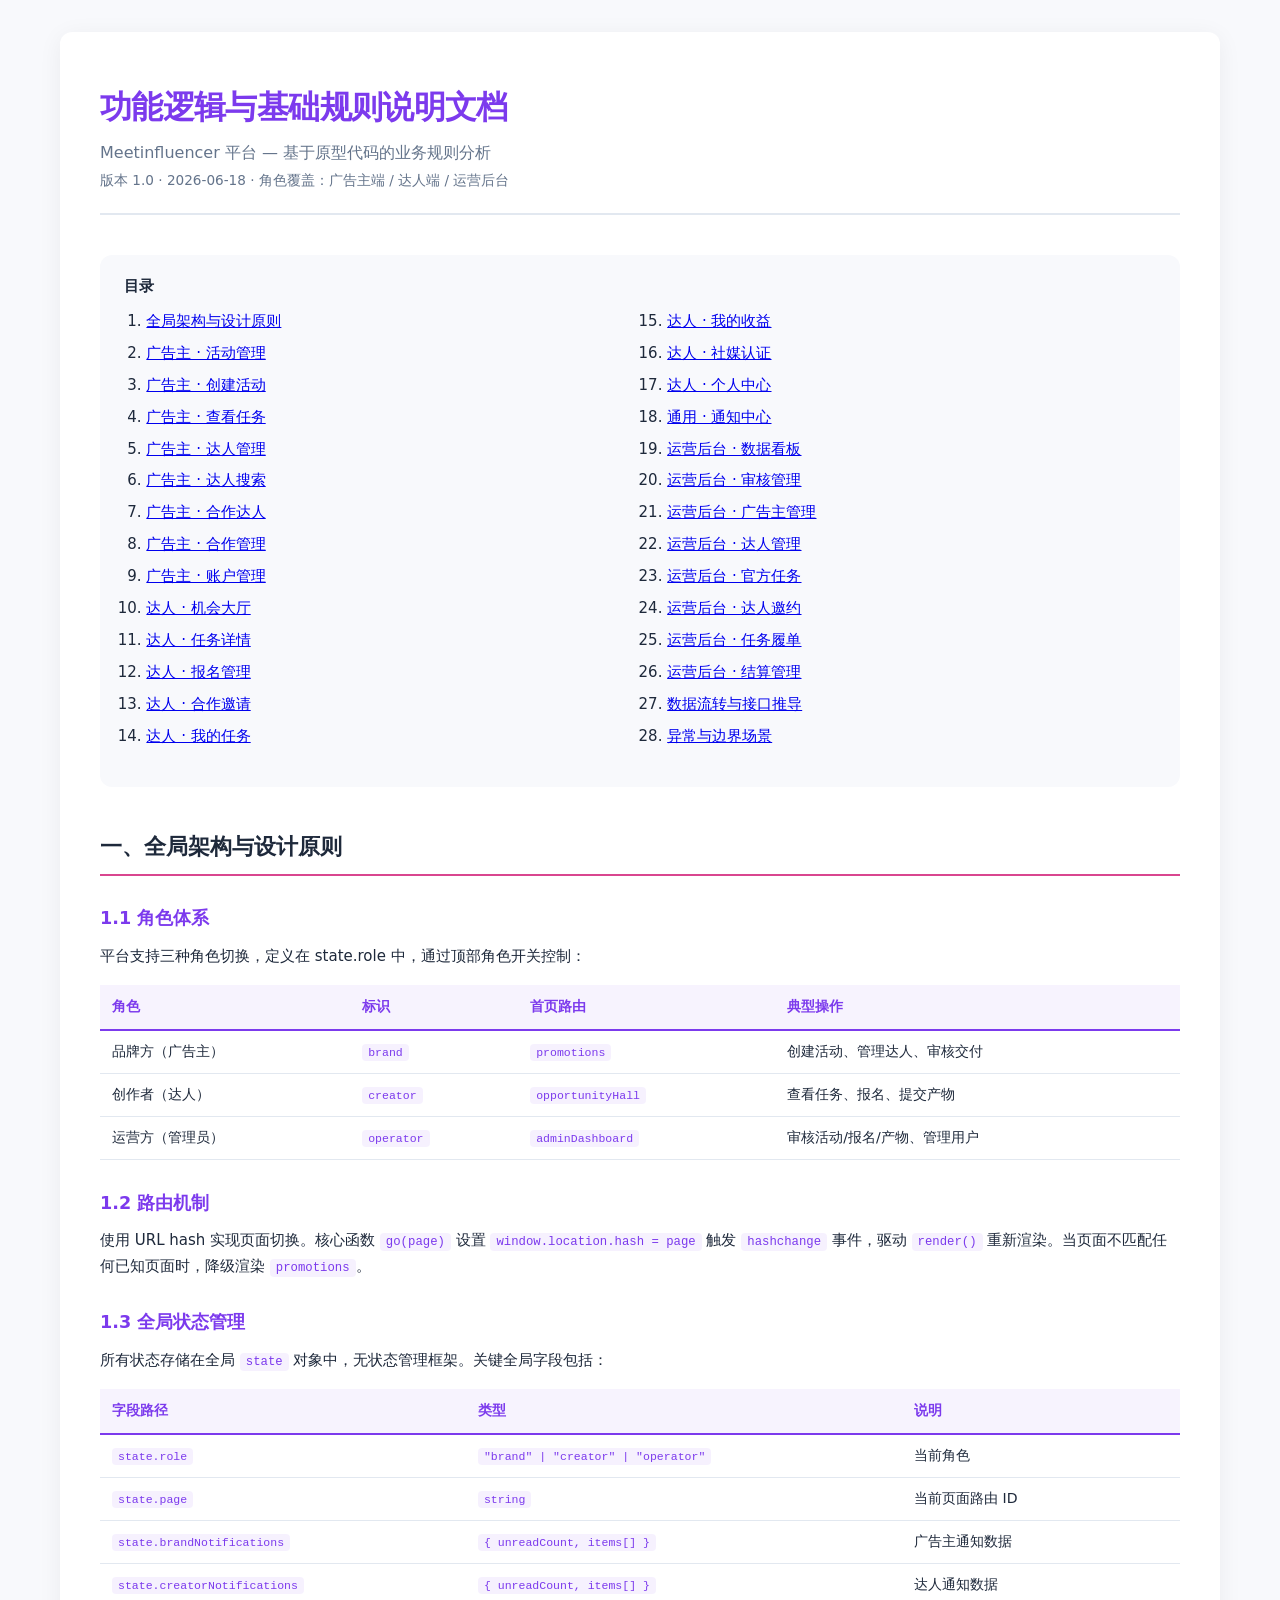
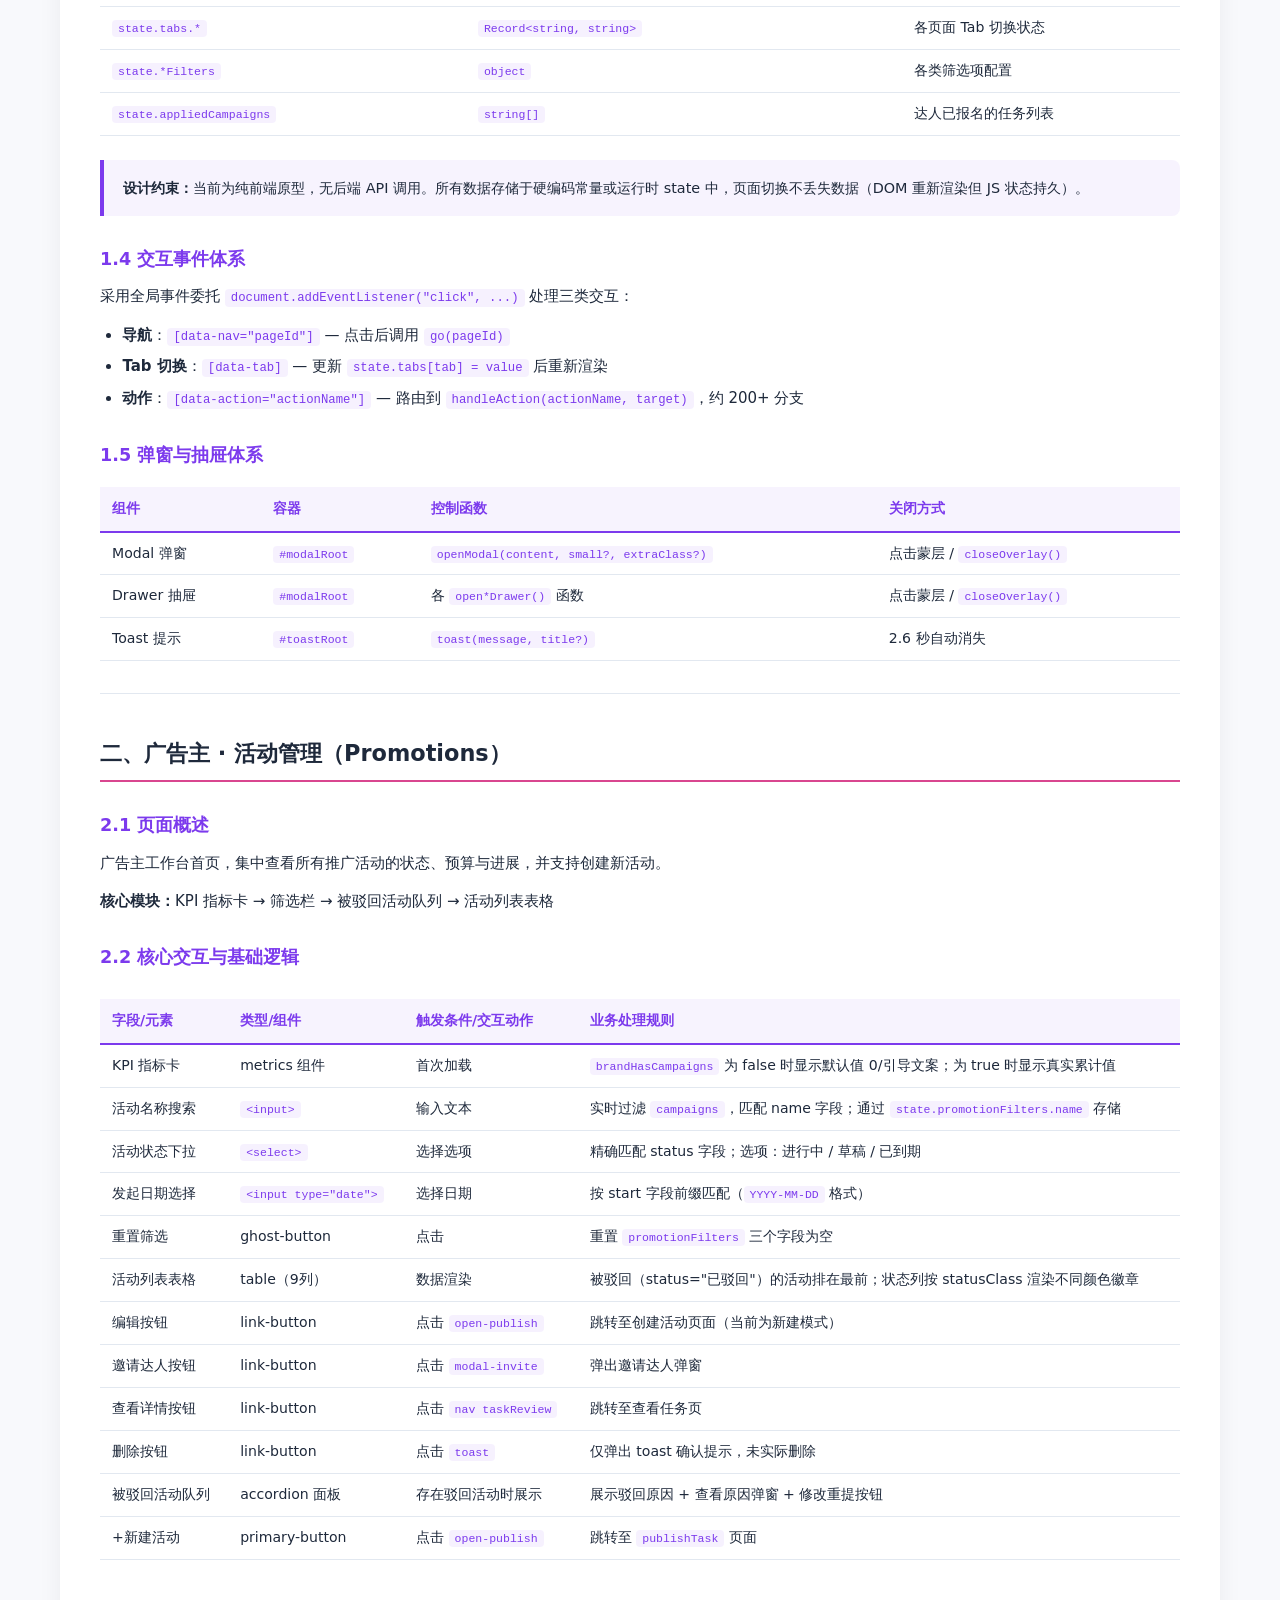
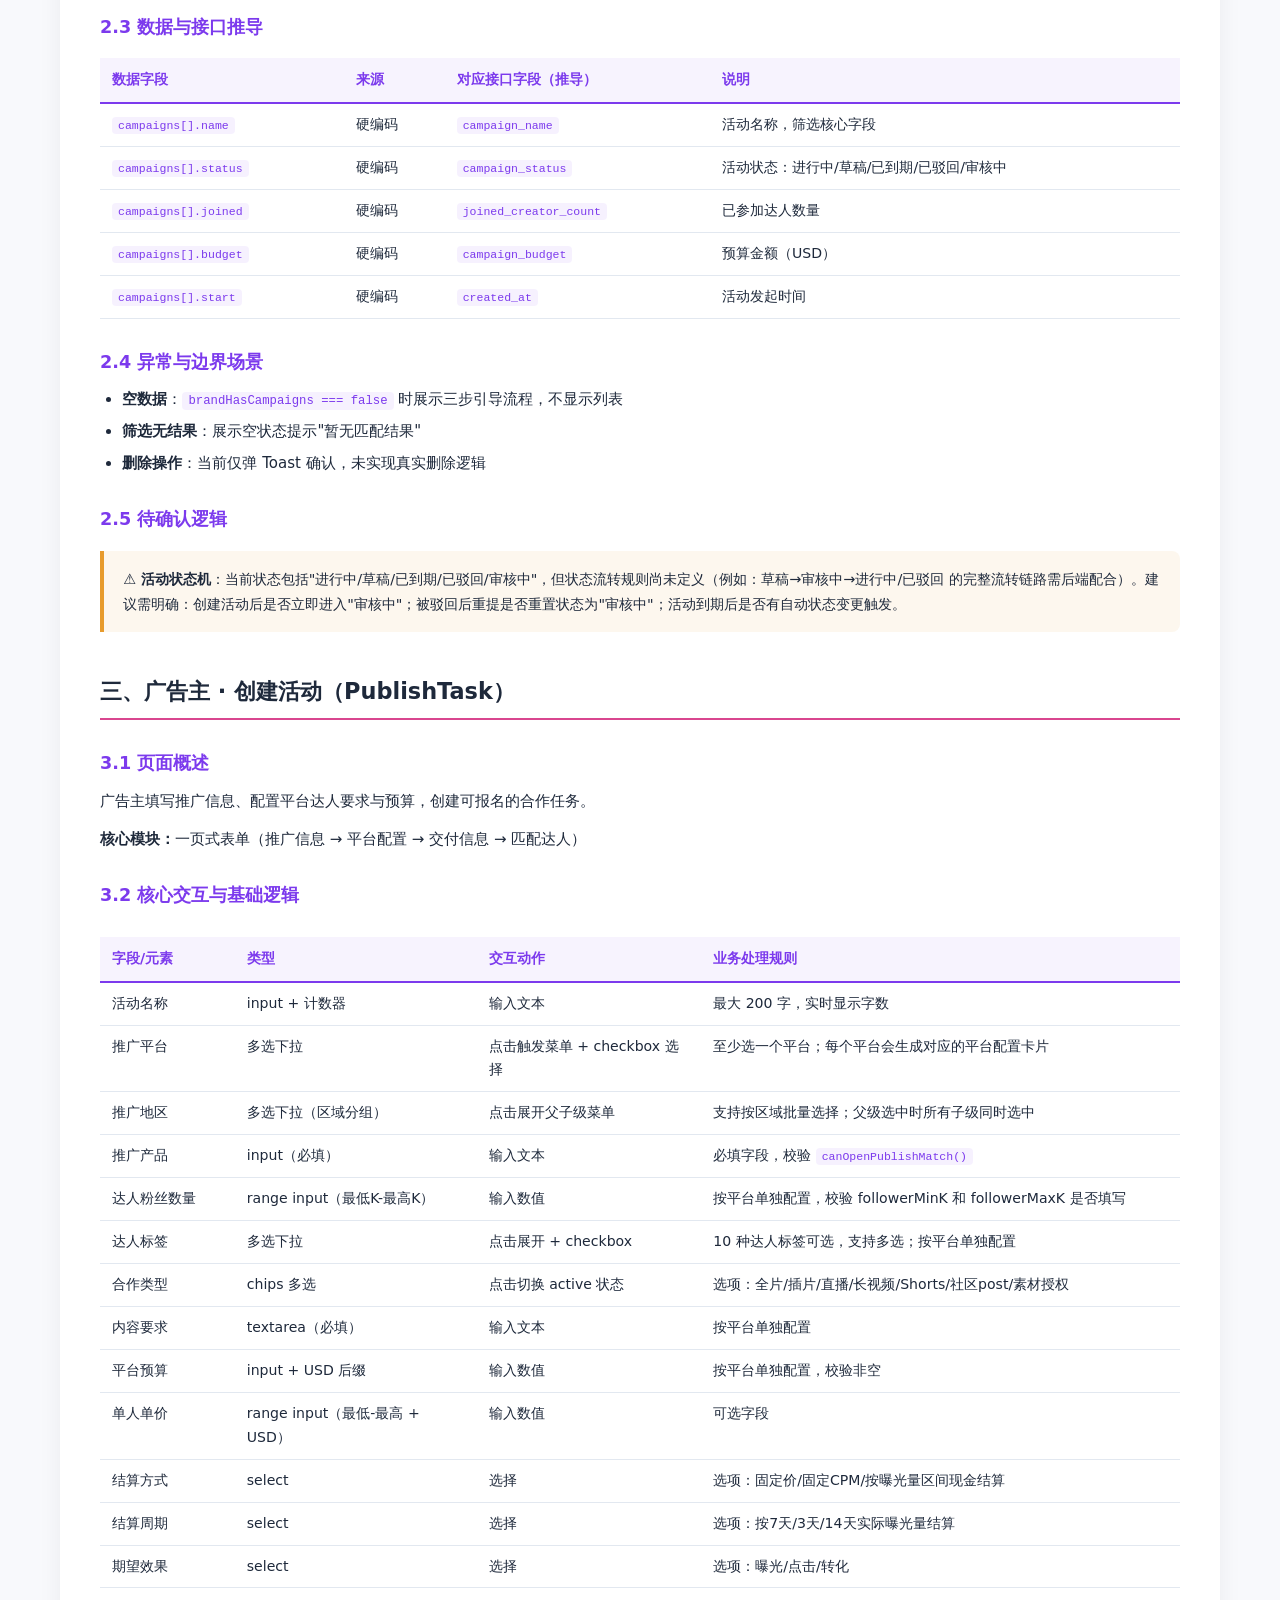
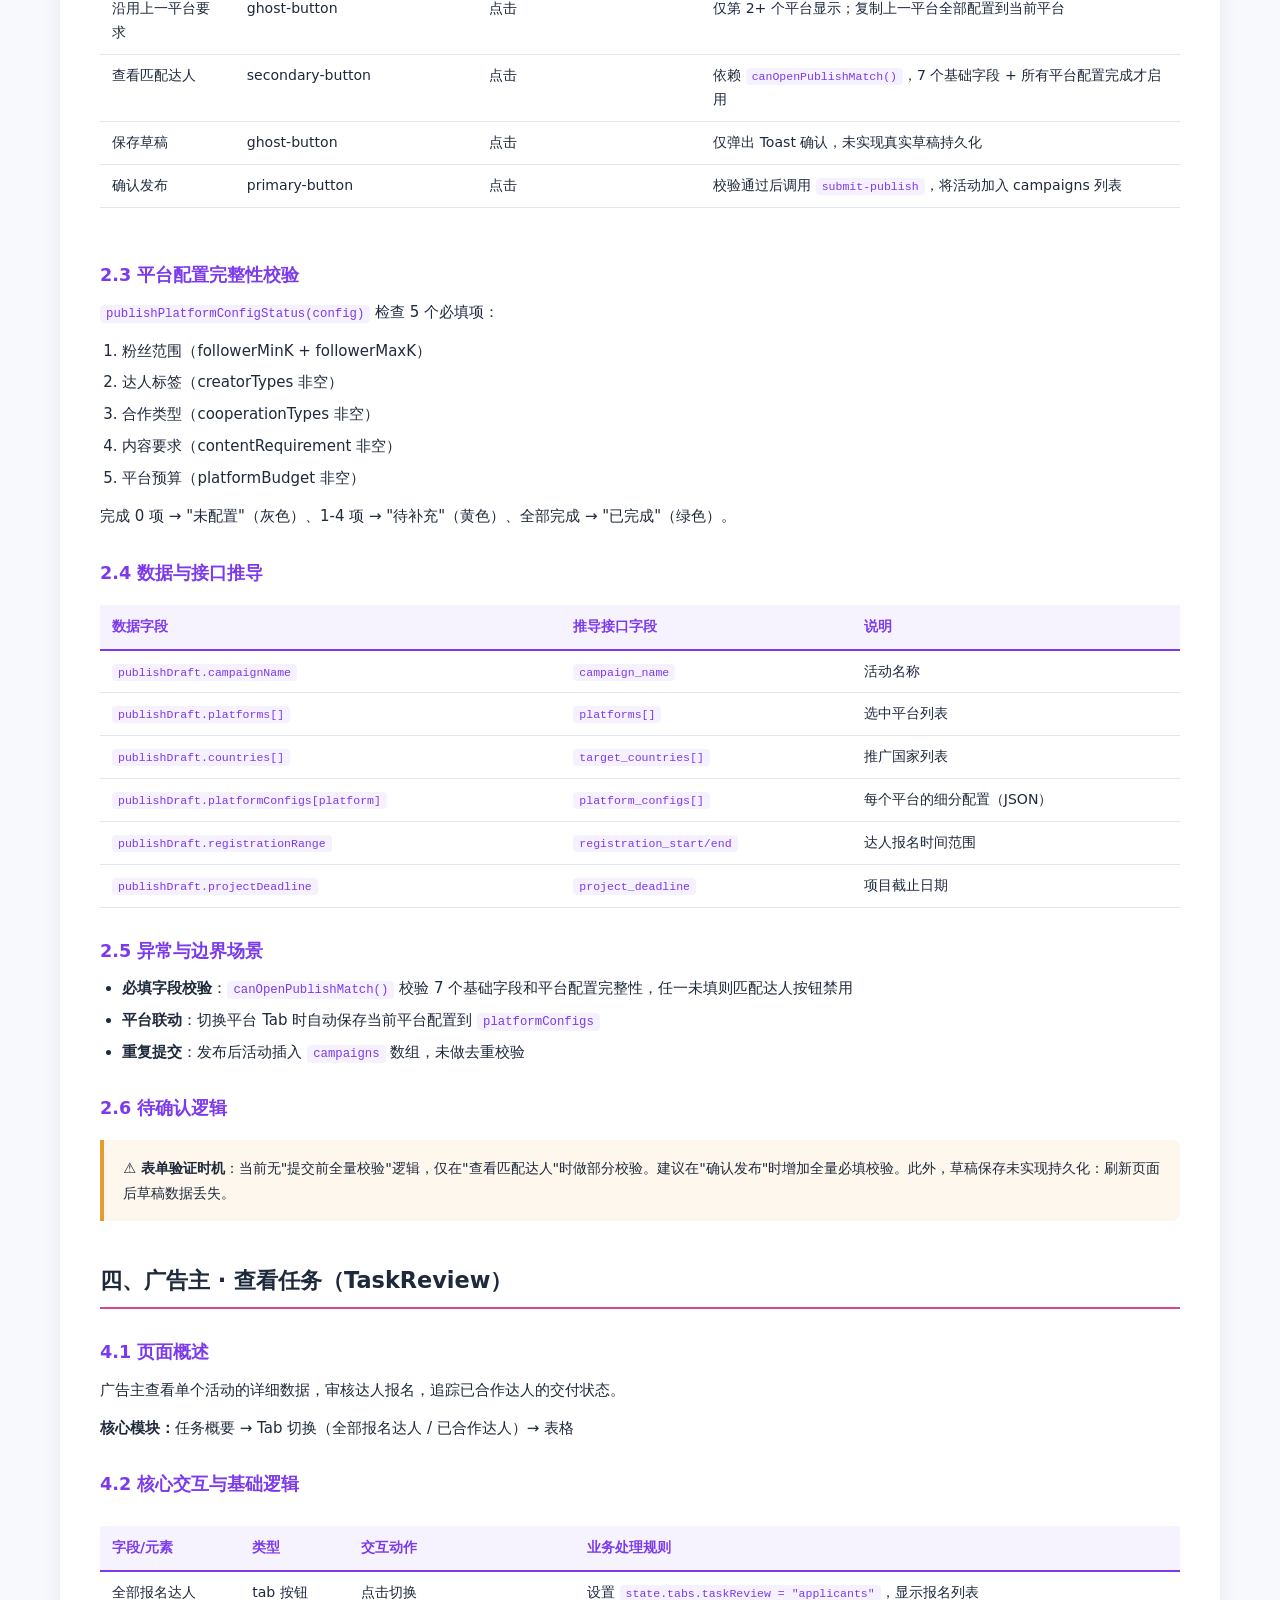
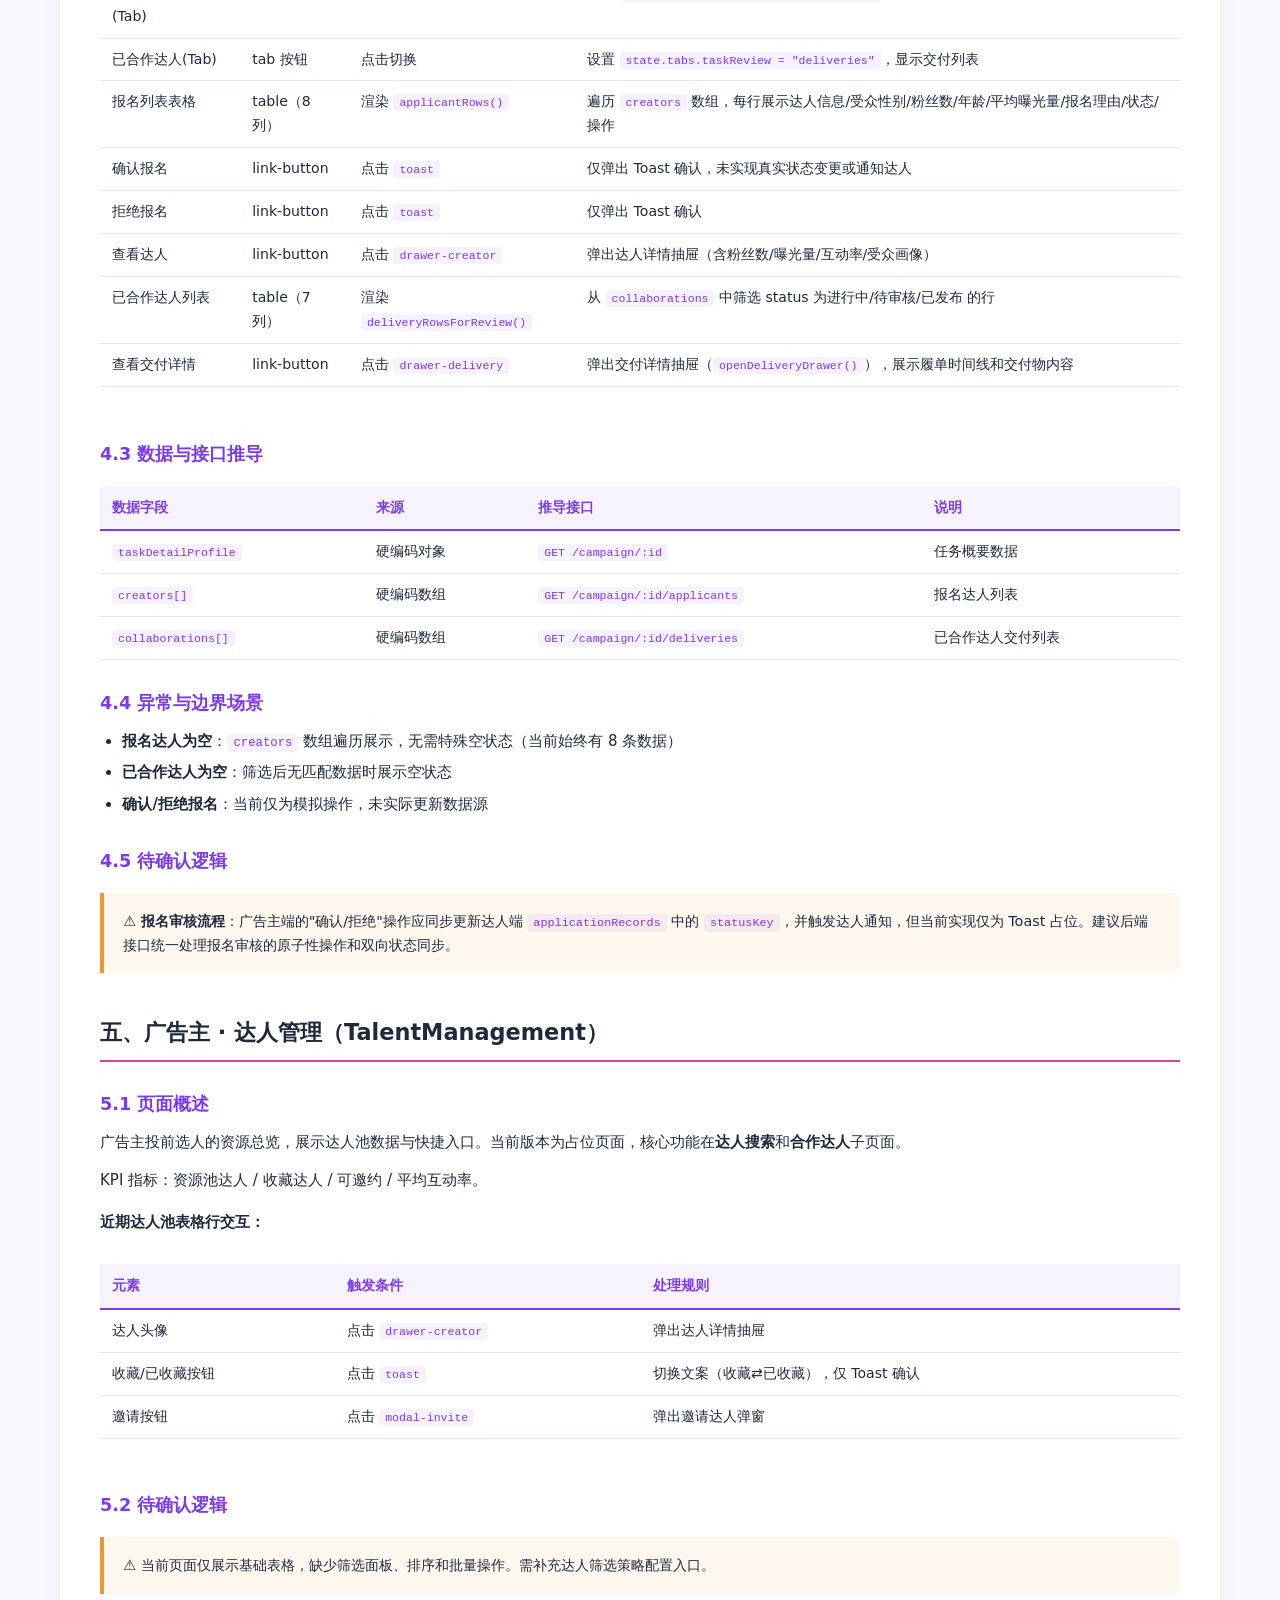
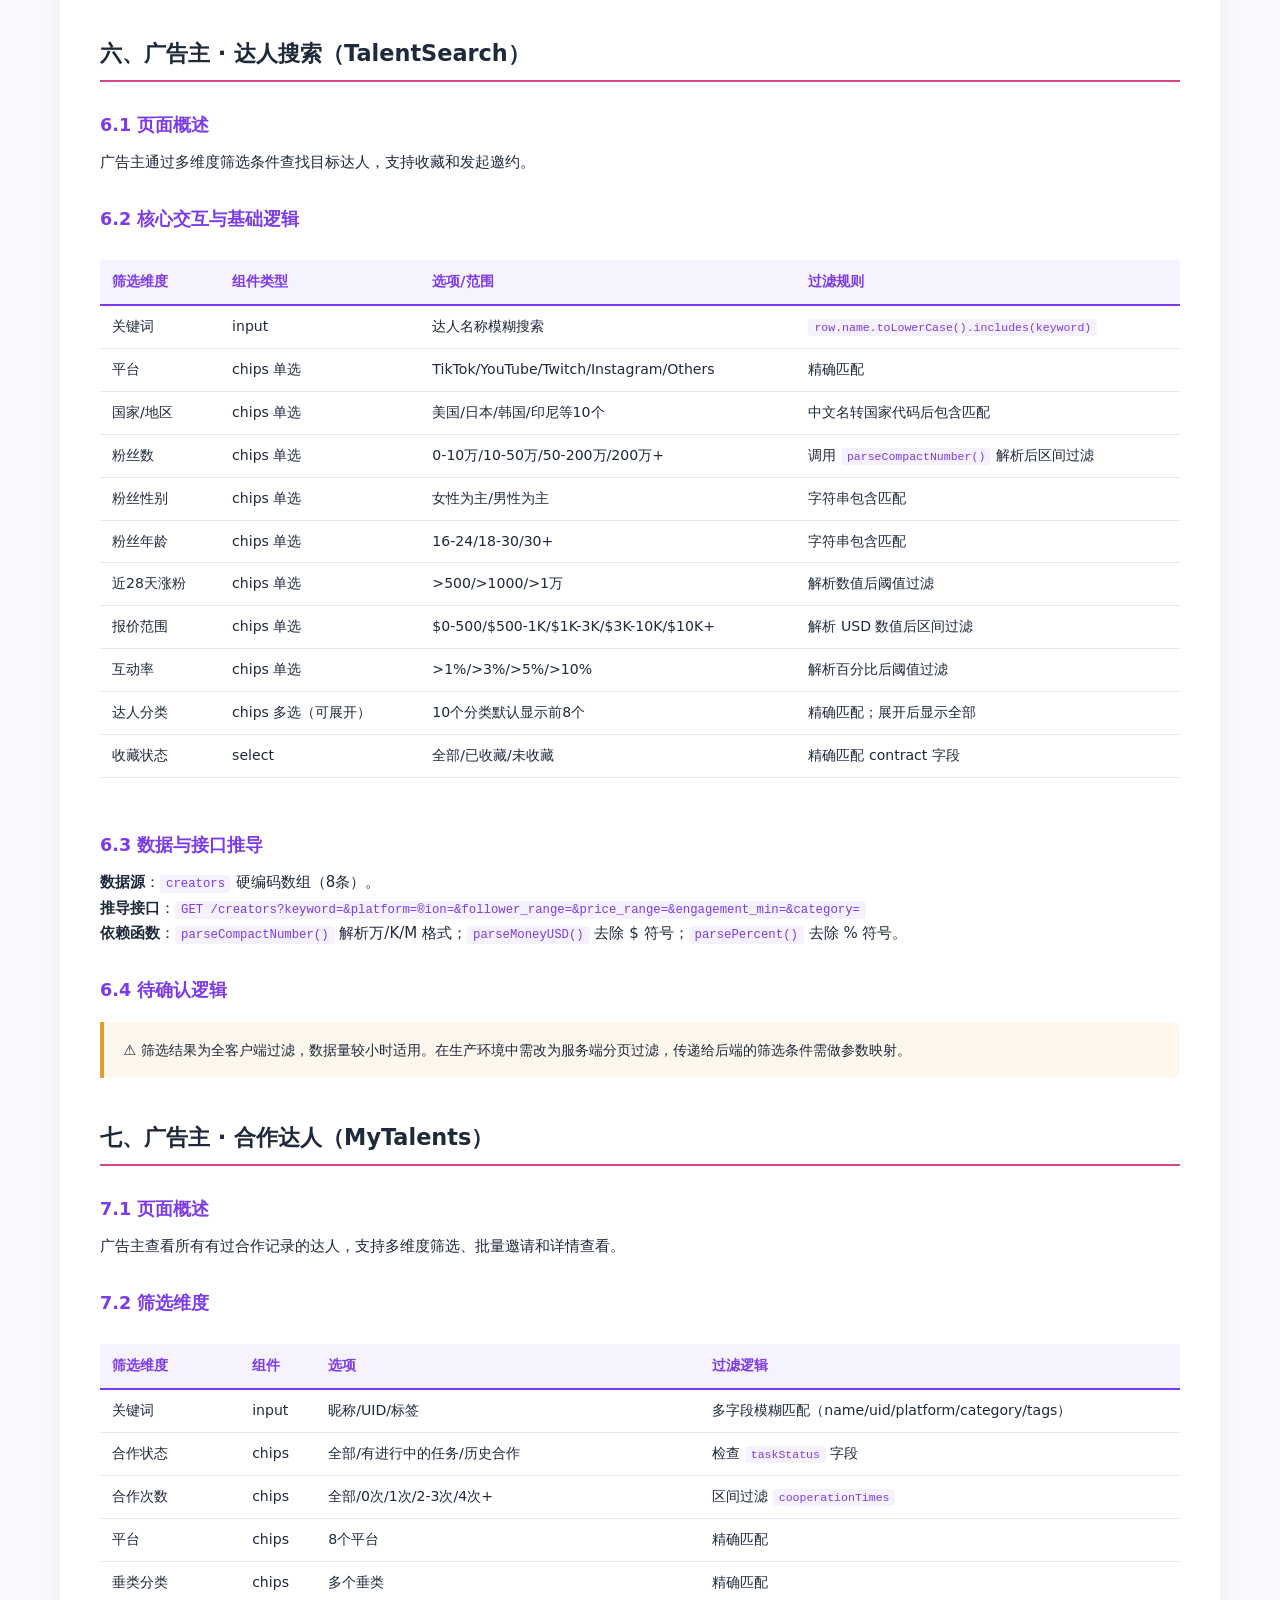
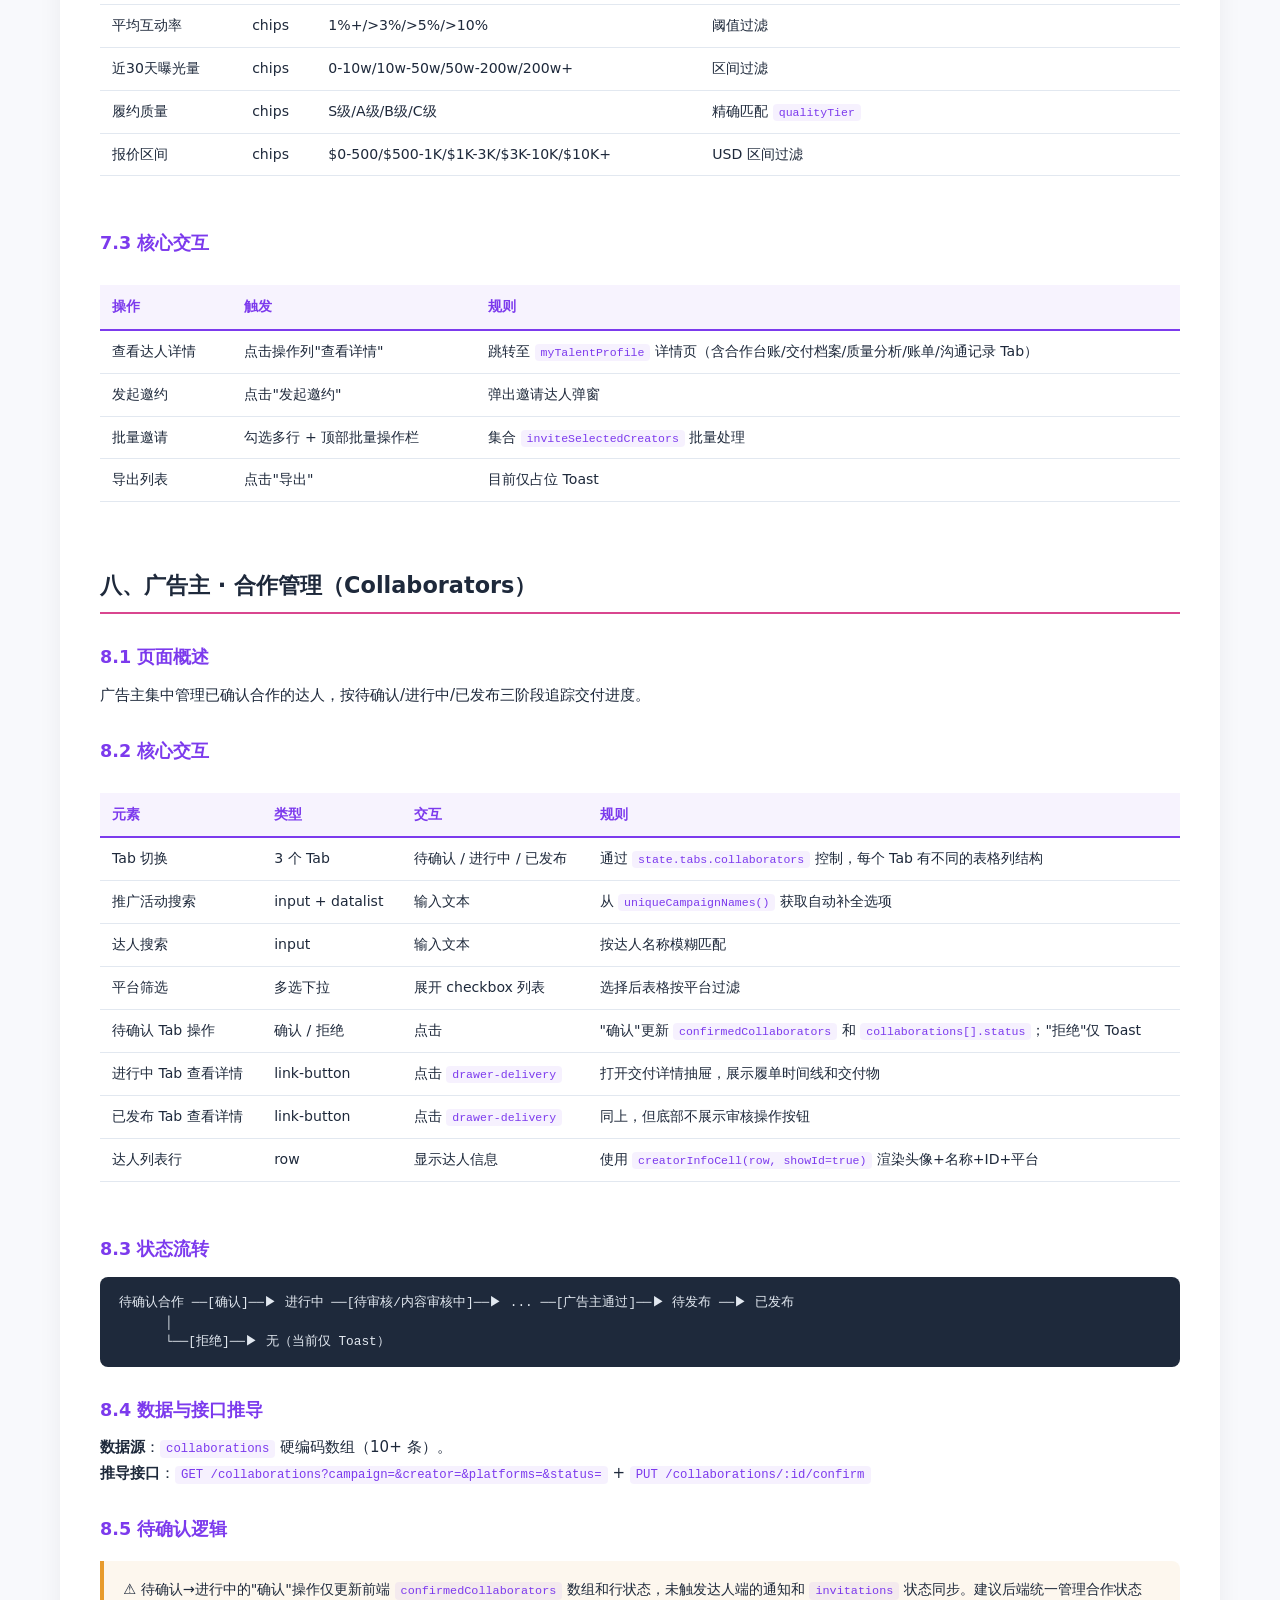
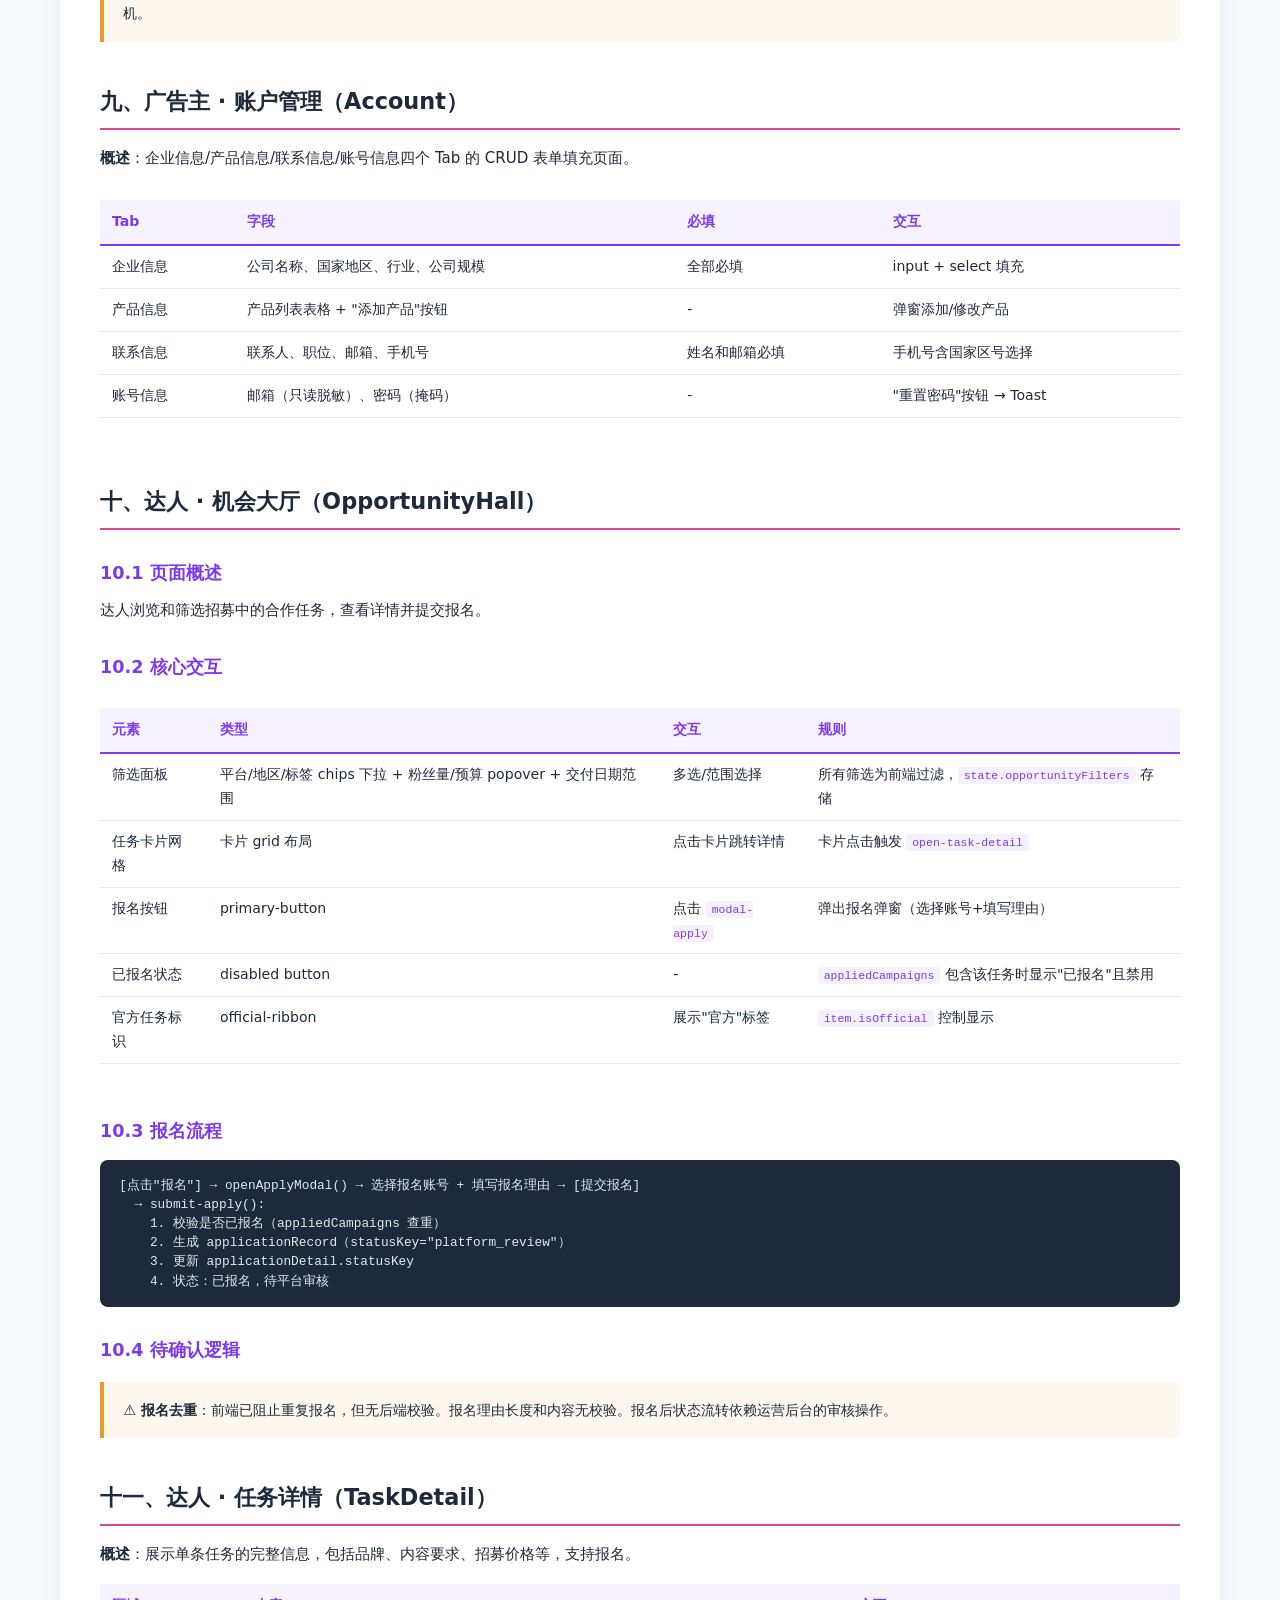
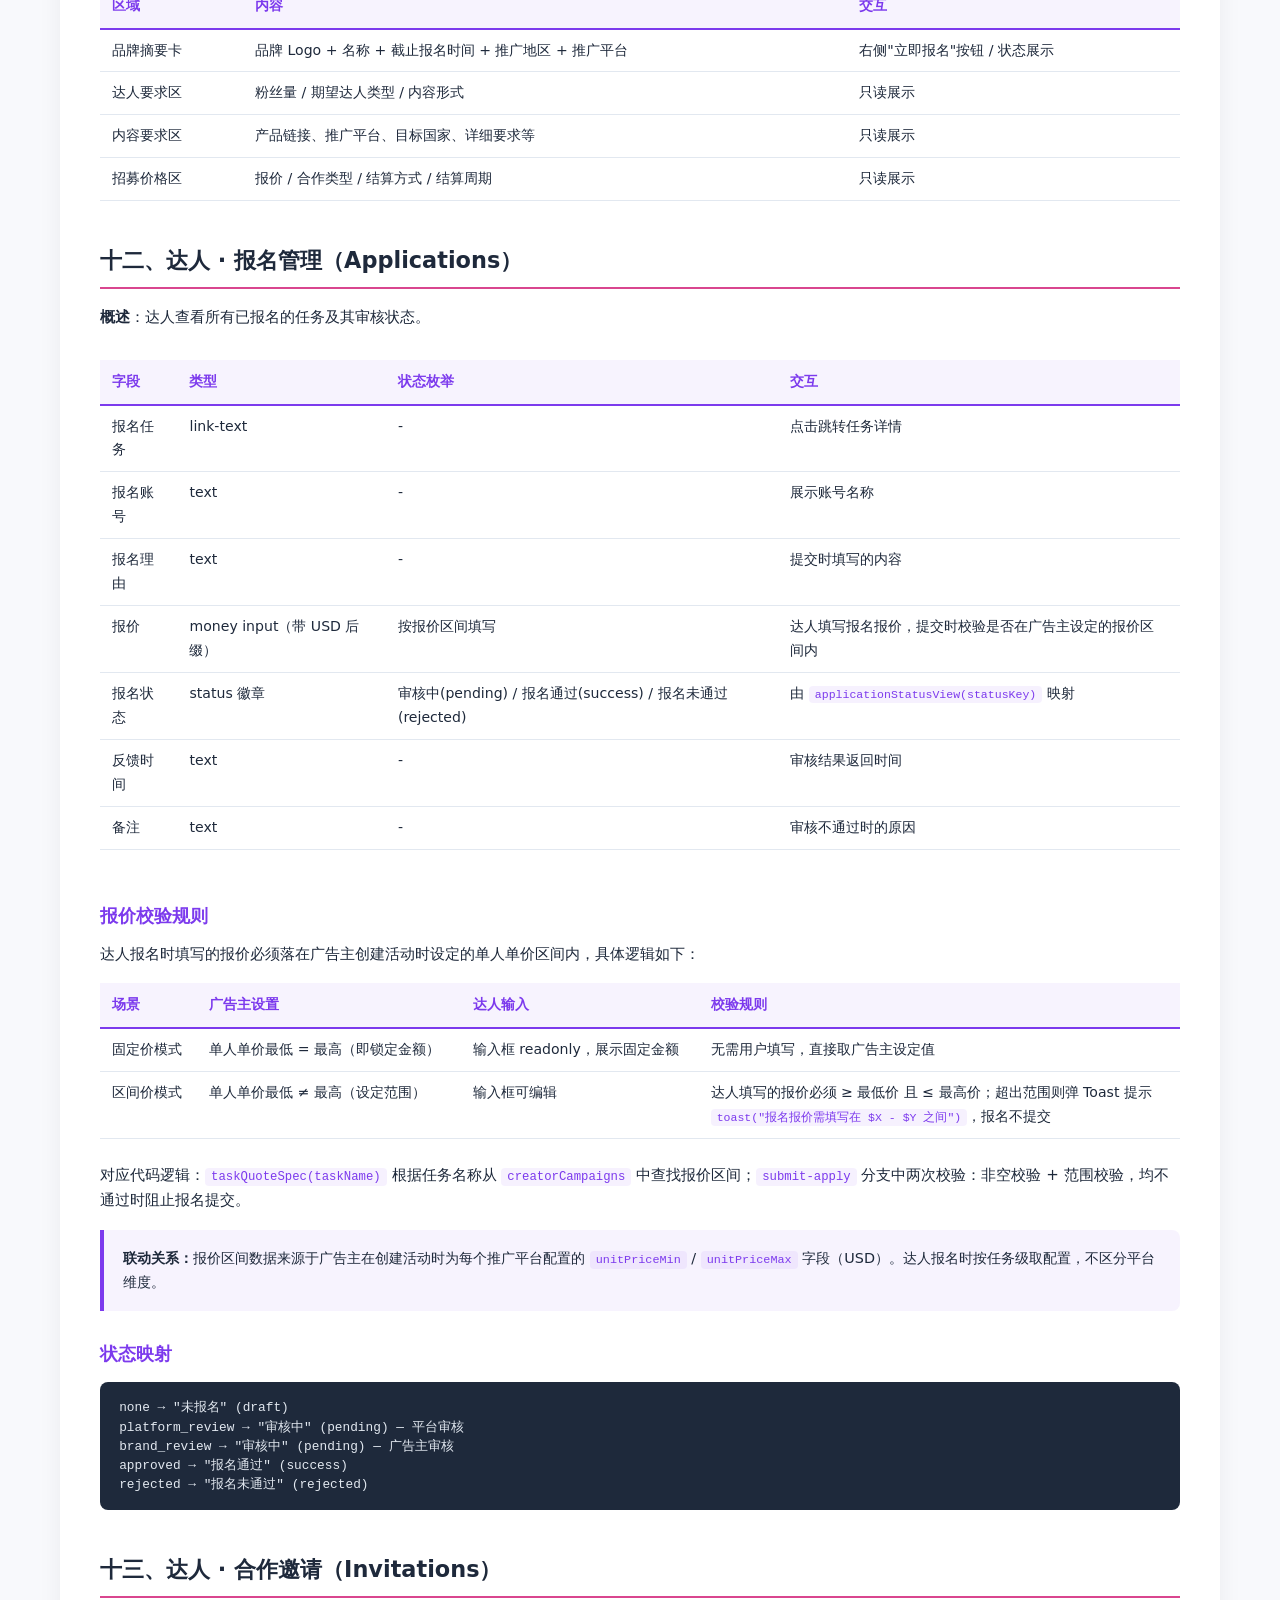
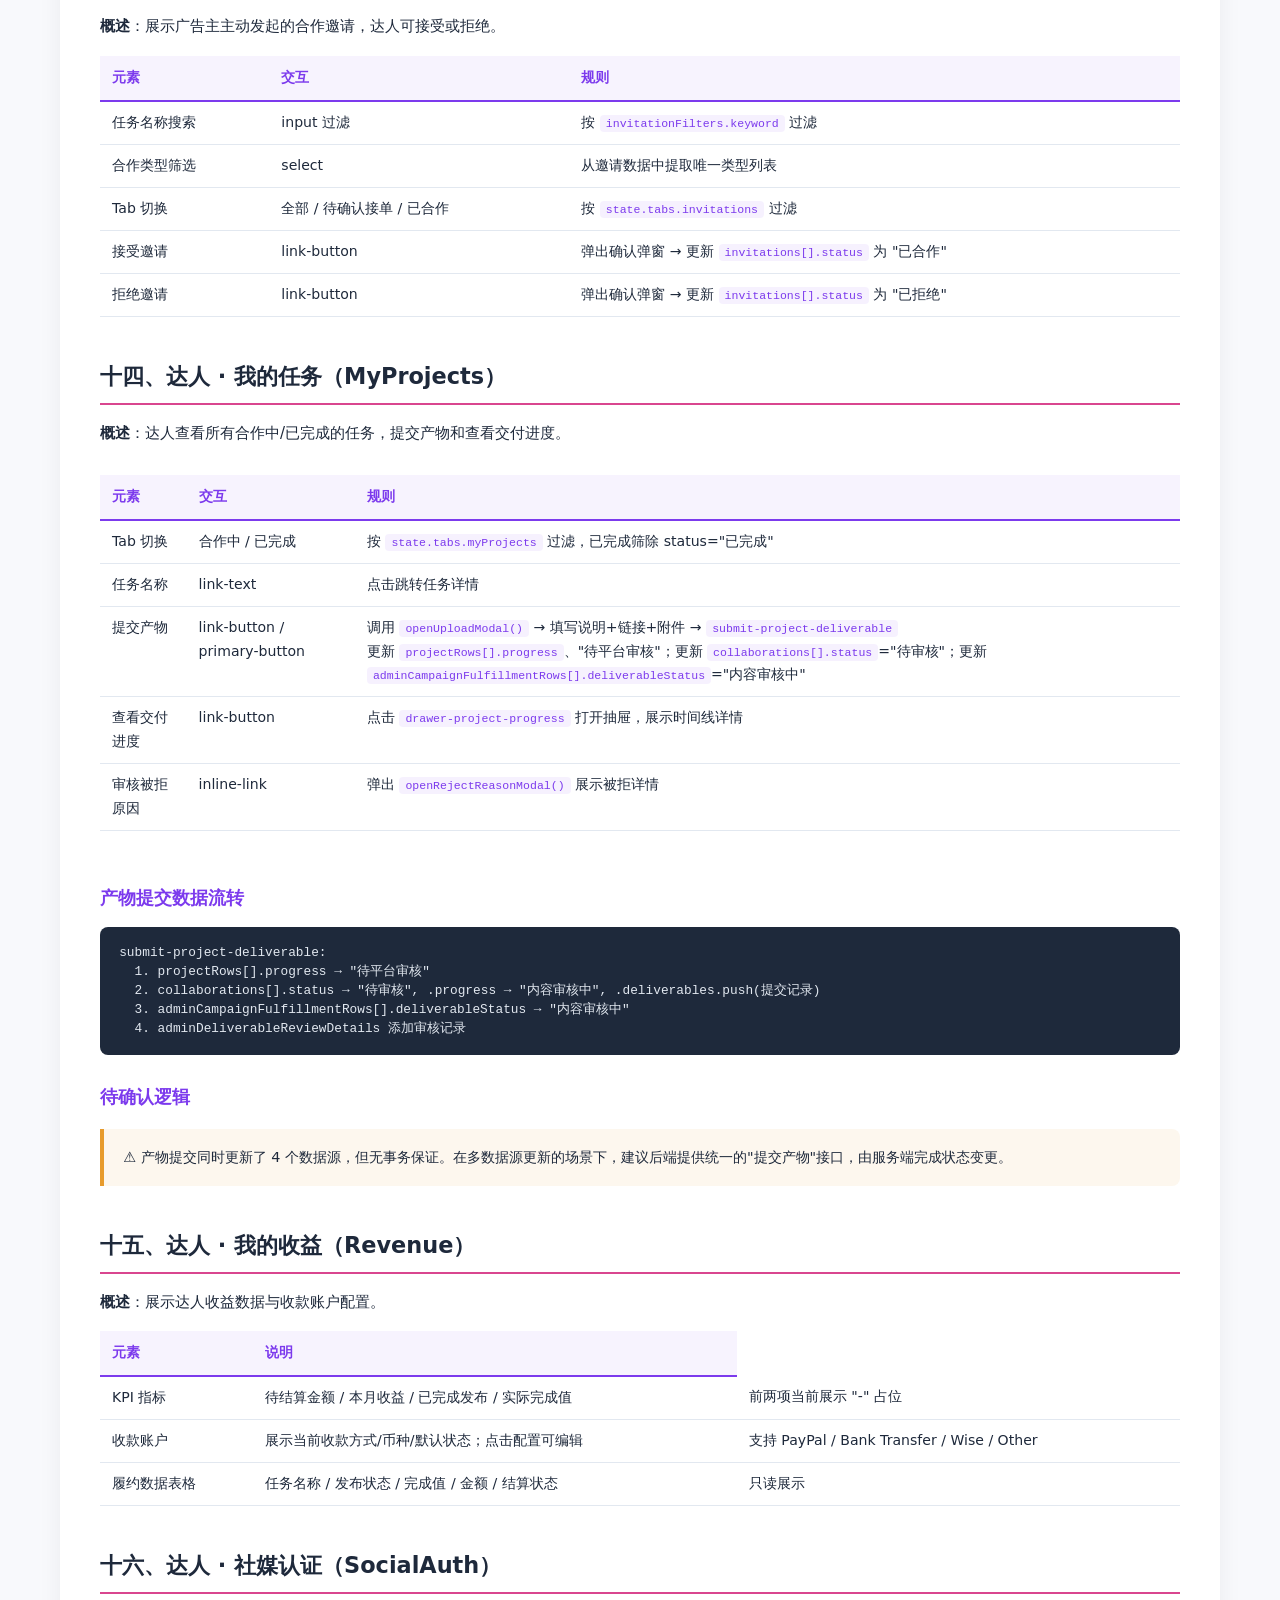
<file: assets/功能逻辑与基础规则说明文档.html>
<!DOCTYPE html>
<html lang="zh-CN">
<head>
<meta charset="utf-8">
<meta name="viewport" content="width=device-width, initial-scale=1">
<title>功能逻辑与基础规则说明文档 — Meetinfluencer</title>
<style>
:root {
  --bg: #f8f9fc;
  --bg2: #ffffff;
  --ink: #1e293b;
  --muted: #64748b;
  --rule: #e2e8f0;
  --accent: #7c3aed;
  --accent2: #d9468f;
  --radius: 12px;
}
* { box-sizing: border-box; margin: 0; padding: 0; }
body {
  background: var(--bg);
  color: var(--ink);
  font-family: -apple-system, BlinkMacSystemFont, 'Segoe UI', system-ui, sans-serif;
  font-size: 15px;
  line-height: 1.7;
  padding: 2rem 1rem;
}
.container {
  max-width: 1160px;
  margin: 0 auto;
  background: var(--bg2);
  border-radius: var(--radius);
  box-shadow: 0 4px 24px rgba(0,0,0,0.06);
  padding: 3rem 2.5rem;
}
@media (max-width:720px) {
  .container { padding: 1.5rem 1rem; }
}
h1 {
  font-size: 2rem;
  font-weight: 800;
  letter-spacing: -0.02em;
  color: var(--accent);
  margin-bottom: 0.3rem;
}
h1 + .subtitle {
  color: var(--muted);
  font-size: 1rem;
  margin-bottom: 2.5rem;
  border-bottom: 2px solid var(--rule);
  padding-bottom: 1.2rem;
}
h2 {
  font-size: 1.4rem;
  font-weight: 700;
  margin: 2.5rem 0 1rem 0;
  padding-bottom: 0.5rem;
  border-bottom: 2px solid var(--accent2);
  color: var(--ink);
}
h3 {
  font-size: 1.1rem;
  font-weight: 700;
  margin: 1.8rem 0 0.6rem 0;
  color: var(--accent);
}
h4 {
  font-size: 0.95rem;
  font-weight: 700;
  margin: 1.2rem 0 0.4rem 0;
  color: var(--ink);
}
p { margin-bottom: 0.8rem; }
.muted { color: var(--muted); font-size: 0.85rem; }
.tag {
  display: inline-block;
  background: rgba(124,58,237,0.1);
  color: var(--accent);
  font-size: 0.7rem;
  font-weight: 700;
  padding: 2px 8px;
  border-radius: 999px;
  margin-right: 4px;
}
.tag.amber { background: rgba(217,70,143,0.1); color: var(--accent2); }
.tag.green { background: rgba(16,185,129,0.1); color: #0fa67f; }
.tag.blue { background: rgba(59,130,246,0.1); color: #3b82f6; }

table {
  width: 100%;
  border-collapse: collapse;
  margin: 1rem 0 1.5rem 0;
  font-size: 0.88rem;
}
thead th {
  background: rgba(124,58,237,0.06);
  color: var(--accent);
  font-weight: 700;
  text-align: left;
  padding: 10px 12px;
  border-bottom: 2px solid var(--accent);
  white-space: nowrap;
}
tbody td {
  padding: 9px 12px;
  border-bottom: 1px solid var(--rule);
  vertical-align: top;
}
tbody tr:hover { background: rgba(124,58,237,0.03); }
.table-wrap { overflow-x: auto; margin-bottom: 1rem; }

.callout {
  background: rgba(124,58,237,0.06);
  border-left: 4px solid var(--accent);
  padding: 1rem 1.2rem;
  border-radius: 0 8px 8px 0;
  margin: 1rem 0;
  font-size: 0.9rem;
}
.callout.warn { border-left-color: #e79b2d; background: rgba(231,155,45,0.08); }
.callout.err { border-left-color: #ef5d77; background: rgba(239,93,119,0.07); }

code {
  font-family: 'SF Mono', Consolas, monospace;
  font-size: 0.82em;
  background: rgba(124,58,237,0.07);
  padding: 2px 6px;
  border-radius: 4px;
  color: var(--accent);
}
pre {
  background: #1e293b;
  color: #e2e8f0;
  border-radius: 8px;
  padding: 1rem 1.2rem;
  overflow-x: auto;
  font-size: 0.8rem;
  line-height: 1.5;
  margin: 0.8rem 0;
}

ul, ol { padding-left: 1.4rem; margin-bottom: 0.8rem; }
li { margin-bottom: 0.4rem; }

.page-ref {
  display: inline-block;
  background: var(--accent);
  color: #fff;
  font-size: 0.7rem;
  font-weight: 700;
  padding: 1px 8px;
  border-radius: 999px;
  margin-right: 6px;
}
.page-ref.brand { background: #d9468f; }
.page-ref.creator { background: #0fa67f; }
.page-ref.admin { background: #3b82f6; }

.section-anchor { scroll-margin-top: 20px; }
</style>
</head>
<body>
<div class="container">

<h1>功能逻辑与基础规则说明文档</h1>
<div class="subtitle">
  Meetinfluencer 平台 — 基于原型代码的业务规则分析<br>
  <span class="muted">版本 1.0 · 2026-06-18 · 角色覆盖：广告主端 / 达人端 / 运营后台</span>
</div>

<!-- ======================== 目录 ======================== -->
<nav style="margin-bottom:2.5rem;background:var(--bg);padding:1.2rem 1.5rem;border-radius:var(--radius)">
  <strong style="display:block;margin-bottom:0.6rem">目录</strong>
  <ol style="columns:2;column-gap:2rem">
    <li><a href="#global">全局架构与设计原则</a></li>
    <li><a href="#page-promotions">广告主 · 活动管理</a></li>
    <li><a href="#page-publish">广告主 · 创建活动</a></li>
    <li><a href="#page-taskreview">广告主 · 查看任务</a></li>
    <li><a href="#page-talent">广告主 · 达人管理</a></li>
    <li><a href="#page-talentsearch">广告主 · 达人搜索</a></li>
    <li><a href="#page-mytalents">广告主 · 合作达人</a></li>
    <li><a href="#page-collaborators">广告主 · 合作管理</a></li>
    <li><a href="#page-account">广告主 · 账户管理</a></li>
    <li><a href="#page-opportunity">达人 · 机会大厅</a></li>
    <li><a href="#page-taskdetail">达人 · 任务详情</a></li>
    <li><a href="#page-applications">达人 · 报名管理</a></li>
    <li><a href="#page-invitations">达人 · 合作邀请</a></li>
    <li><a href="#page-myprojects">达人 · 我的任务</a></li>
    <li><a href="#page-revenue">达人 · 我的收益</a></li>
    <li><a href="#page-socialauth">达人 · 社媒认证</a></li>
    <li><a href="#page-personal">达人 · 个人中心</a></li>
    <li><a href="#page-notifications">通用 · 通知中心</a></li>
    <li><a href="#page-admin-dashboard">运营后台 · 数据看板</a></li>
    <li><a href="#page-admin-review">运营后台 · 审核管理</a></li>
    <li><a href="#page-admin-advertisers">运营后台 · 广告主管理</a></li>
    <li><a href="#page-admin-influencers">运营后台 · 达人管理</a></li>
    <li><a href="#page-admin-official">运营后台 · 官方任务</a></li>
    <li><a href="#page-admin-email">运营后台 · 达人邀约</a></li>
    <li><a href="#page-admin-fulfillment">运营后台 · 任务履单</a></li>
    <li><a href="#page-admin-payout">运营后台 · 结算管理</a></li>
    <li><a href="#data-flow">数据流转与接口推导</a></li>
    <li><a href="#anomaly">异常与边界场景</a></li>
  </ol>
</nav>

<!-- ======================== 第1章：全局架构 ======================== -->
<section id="global" class="section-anchor">
<h2>一、全局架构与设计原则</h2>

<h3>1.1 角色体系</h3>
<p>平台支持三种角色切换，定义在 state.role 中，通过顶部角色开关控制：</p>
<table>
  <thead><tr><th>角色</th><th>标识</th><th>首页路由</th><th>典型操作</th></tr></thead>
  <tbody>
    <tr><td>品牌方（广告主）</td><td><code>brand</code></td><td><code>promotions</code></td><td>创建活动、管理达人、审核交付</td></tr>
    <tr><td>创作者（达人）</td><td><code>creator</code></td><td><code>opportunityHall</code></td><td>查看任务、报名、提交产物</td></tr>
    <tr><td>运营方（管理员）</td><td><code>operator</code></td><td><code>adminDashboard</code></td><td>审核活动/报名/产物、管理用户</td></tr>
  </tbody>
</table>

<h3>1.2 路由机制</h3>
<p>使用 URL hash 实现页面切换。核心函数 <code>go(page)</code> 设置 <code>window.location.hash = page</code> 触发 <code>hashchange</code> 事件，驱动 <code>render()</code> 重新渲染。当页面不匹配任何已知页面时，降级渲染 <code>promotions</code>。</p>

<h3>1.3 全局状态管理</h3>
<p>所有状态存储在全局 <code>state</code> 对象中，无状态管理框架。关键全局字段包括：</p>
<table>
  <thead><tr><th>字段路径</th><th>类型</th><th>说明</th></tr></thead>
  <tbody>
    <tr><td><code>state.role</code></td><td><code>"brand" | "creator" | "operator"</code></td><td>当前角色</td></tr>
    <tr><td><code>state.page</code></td><td><code>string</code></td><td>当前页面路由 ID</td></tr>
    <tr><td><code>state.brandNotifications</code></td><td><code>{ unreadCount, items[] }</code></td><td>广告主通知数据</td></tr>
    <tr><td><code>state.creatorNotifications</code></td><td><code>{ unreadCount, items[] }</code></td><td>达人通知数据</td></tr>
    <tr><td><code>state.tabs.*</code></td><td><code>Record&lt;string, string&gt;</code></td><td>各页面 Tab 切换状态</td></tr>
    <tr><td><code>state.*Filters</code></td><td><code>object</code></td><td>各类筛选项配置</td></tr>
    <tr><td><code>state.appliedCampaigns</code></td><td><code>string[]</code></td><td>达人已报名的任务列表</td></tr>
  </tbody>
</table>

<div class="callout">
  <strong>设计约束：</strong>当前为纯前端原型，无后端 API 调用。所有数据存储于硬编码常量或运行时 state 中，页面切换不丢失数据（DOM 重新渲染但 JS 状态持久）。
</div>

<h3>1.4 交互事件体系</h3>
<p>采用全局事件委托 <code>document.addEventListener("click", ...)</code> 处理三类交互：</p>
<ul>
  <li><strong>导航</strong>：<code>[data-nav="pageId"]</code> — 点击后调用 <code>go(pageId)</code></li>
  <li><strong>Tab 切换</strong>：<code>[data-tab]</code> — 更新 <code>state.tabs[tab] = value</code> 后重新渲染</li>
  <li><strong>动作</strong>：<code>[data-action="actionName"]</code> — 路由到 <code>handleAction(actionName, target)</code>，约 200+ 分支</li>
</ul>

<h3>1.5 弹窗与抽屉体系</h3>
<table>
  <thead><tr><th>组件</th><th>容器</th><th>控制函数</th><th>关闭方式</th></tr></thead>
  <tbody>
    <tr><td>Modal 弹窗</td><td><code>#modalRoot</code></td><td><code>openModal(content, small?, extraClass?)</code></td><td>点击蒙层 / <code>closeOverlay()</code></td></tr>
    <tr><td>Drawer 抽屉</td><td><code>#modalRoot</code></td><td>各 <code>open*Drawer()</code> 函数</td><td>点击蒙层 / <code>closeOverlay()</code></td></tr>
    <tr><td>Toast 提示</td><td><code>#toastRoot</code></td><td><code>toast(message, title?)</code></td><td>2.6 秒自动消失</td></tr>
  </tbody>
</table>

<hr style="margin:2rem 0;border:0;border-top:1px solid var(--rule)">
</section>

<!-- ======================== 各页面详细规则 ======================== -->
<!-- 为节省篇幅，以下每页一个 section，结构按：
     页面概述 → 核心交互与基础逻辑（表格） → 数据与接口 → 异常边界 → 待确认逻辑
-->

<!-- ================= 2. 广告主·活动管理 ================= -->
<section id="page-promotions" class="section-anchor">
<h2>二、广告主 · 活动管理（Promotions）</h2>

<h3>2.1 页面概述</h3>
<p>广告主工作台首页，集中查看所有推广活动的状态、预算与进展，并支持创建新活动。</p>
<p><strong>核心模块：</strong>KPI 指标卡 → 筛选栏 → 被驳回活动队列 → 活动列表表格</p>

<h3>2.2 核心交互与基础逻辑</h3>
<div class="table-wrap">
<table>
  <thead><tr><th>字段/元素</th><th>类型/组件</th><th>触发条件/交互动作</th><th>业务处理规则</th></tr></thead>
  <tbody>
    <tr><td>KPI 指标卡</td><td>metrics 组件</td><td>首次加载</td><td><code>brandHasCampaigns</code> 为 false 时显示默认值 0/引导文案；为 true 时显示真实累计值</td></tr>
    <tr><td>活动名称搜索</td><td><code>&lt;input&gt;</code></td><td>输入文本</td><td>实时过滤 <code>campaigns</code>，匹配 name 字段；通过 <code>state.promotionFilters.name</code> 存储</td></tr>
    <tr><td>活动状态下拉</td><td><code>&lt;select&gt;</code></td><td>选择选项</td><td>精确匹配 status 字段；选项：进行中 / 草稿 / 已到期</td></tr>
    <tr><td>发起日期选择</td><td><code>&lt;input type="date"&gt;</code></td><td>选择日期</td><td>按 start 字段前缀匹配（<code>YYYY-MM-DD</code> 格式）</td></tr>
    <tr><td>重置筛选</td><td>ghost-button</td><td>点击</td><td>重置 <code>promotionFilters</code> 三个字段为空</td></tr>
    <tr><td>活动列表表格</td><td>table（9列）</td><td>数据渲染</td><td>被驳回（status="已驳回"）的活动排在最前；状态列按 statusClass 渲染不同颜色徽章</td></tr>
    <tr><td>编辑按钮</td><td>link-button</td><td>点击 <code>open-publish</code></td><td>跳转至创建活动页面（当前为新建模式）</td></tr>
    <tr><td>邀请达人按钮</td><td>link-button</td><td>点击 <code>modal-invite</code></td><td>弹出邀请达人弹窗</td></tr>
    <tr><td>查看详情按钮</td><td>link-button</td><td>点击 <code>nav taskReview</code></td><td>跳转至查看任务页</td></tr>
    <tr><td>删除按钮</td><td>link-button</td><td>点击 <code>toast</code></td><td>仅弹出 toast 确认提示，未实际删除</td></tr>
    <tr><td>被驳回活动队列</td><td>accordion 面板</td><td>存在驳回活动时展示</td><td>展示驳回原因 + 查看原因弹窗 + 修改重提按钮</td></tr>
    <tr><td>+新建活动</td><td>primary-button</td><td>点击 <code>open-publish</code></td><td>跳转至 <code>publishTask</code> 页面</td></tr>
  </tbody>
</table>
</div>

<h3>2.3 数据与接口推导</h3>
<table>
  <thead><tr><th>数据字段</th><th>来源</th><th>对应接口字段（推导）</th><th>说明</th></tr></thead>
  <tbody>
    <tr><td><code>campaigns[].name</code></td><td>硬编码</td><td><code>campaign_name</code></td><td>活动名称，筛选核心字段</td></tr>
    <tr><td><code>campaigns[].status</code></td><td>硬编码</td><td><code>campaign_status</code></td><td>活动状态：进行中/草稿/已到期/已驳回/审核中</td></tr>
    <tr><td><code>campaigns[].joined</code></td><td>硬编码</td><td><code>joined_creator_count</code></td><td>已参加达人数量</td></tr>
    <tr><td><code>campaigns[].budget</code></td><td>硬编码</td><td><code>campaign_budget</code></td><td>预算金额（USD）</td></tr>
    <tr><td><code>campaigns[].start</code></td><td>硬编码</td><td><code>created_at</code></td><td>活动发起时间</td></tr>
  </tbody>
</table>

<h3>2.4 异常与边界场景</h3>
<ul>
  <li><strong>空数据</strong>：<code>brandHasCampaigns === false</code> 时展示三步引导流程，不显示列表</li>
  <li><strong>筛选无结果</strong>：展示空状态提示"暂无匹配结果"</li>
  <li><strong>删除操作</strong>：当前仅弹 Toast 确认，未实现真实删除逻辑</li>
</ul>

<h3>2.5 待确认逻辑</h3>
<div class="callout warn">
  ⚠️ <strong>活动状态机</strong>：当前状态包括"进行中/草稿/已到期/已驳回/审核中"，但状态流转规则尚未定义（例如：草稿→审核中→进行中/已驳回 的完整流转链路需后端配合）。建议需明确：创建活动后是否立即进入"审核中"；被驳回后重提是否重置状态为"审核中"；活动到期后是否有自动状态变更触发。
</div>
</section>

<!-- ================= 3. 广告主·创建活动 ================= -->
<section id="page-publish" class="section-anchor">
<h2>三、广告主 · 创建活动（PublishTask）</h2>

<h3>3.1 页面概述</h3>
<p>广告主填写推广信息、配置平台达人要求与预算，创建可报名的合作任务。</p>
<p><strong>核心模块：</strong>一页式表单（推广信息 → 平台配置 → 交付信息 → 匹配达人）</p>

<h3>3.2 核心交互与基础逻辑</h3>
<div class="table-wrap">
<table>
  <thead><tr><th>字段/元素</th><th>类型</th><th>交互动作</th><th>业务处理规则</th></tr></thead>
  <tbody>
    <tr><td>活动名称</td><td>input + 计数器</td><td>输入文本</td><td>最大 200 字，实时显示字数</td></tr>
    <tr><td>推广平台</td><td>多选下拉</td><td>点击触发菜单 + checkbox 选择</td><td>至少选一个平台；每个平台会生成对应的平台配置卡片</td></tr>
    <tr><td>推广地区</td><td>多选下拉（区域分组）</td><td>点击展开父子级菜单</td><td>支持按区域批量选择；父级选中时所有子级同时选中</td></tr>
    <tr><td>推广产品</td><td>input（必填）</td><td>输入文本</td><td>必填字段，校验 <code>canOpenPublishMatch()</code></td></tr>
    <tr><td>达人粉丝数量</td><td>range input（最低K-最高K）</td><td>输入数值</td><td>按平台单独配置，校验 followerMinK 和 followerMaxK 是否填写</td></tr>
    <tr><td>达人标签</td><td>多选下拉</td><td>点击展开 + checkbox</td><td>10 种达人标签可选，支持多选；按平台单独配置</td></tr>
    <tr><td>合作类型</td><td>chips 多选</td><td>点击切换 active 状态</td><td>选项：全片/插片/直播/长视频/Shorts/社区post/素材授权</td></tr>
    <tr><td>内容要求</td><td>textarea（必填）</td><td>输入文本</td><td>按平台单独配置</td></tr>
    <tr><td>平台预算</td><td>input + USD 后缀</td><td>输入数值</td><td>按平台单独配置，校验非空</td></tr>
    <tr><td>单人单价</td><td>range input（最低-最高 + USD）</td><td>输入数值</td><td>可选字段</td></tr>
    <tr><td>结算方式</td><td>select</td><td>选择</td><td>选项：固定价/固定CPM/按曝光量区间现金结算</td></tr>
    <tr><td>结算周期</td><td>select</td><td>选择</td><td>选项：按7天/3天/14天实际曝光量结算</td></tr>
    <tr><td>期望效果</td><td>select</td><td>选择</td><td>选项：曝光/点击/转化</td></tr>
    <tr><td>沿用上一平台要求</td><td>ghost-button</td><td>点击</td><td>仅第 2+ 个平台显示；复制上一平台全部配置到当前平台</td></tr>
    <tr><td>查看匹配达人</td><td>secondary-button</td><td>点击</td><td>依赖 <code>canOpenPublishMatch()</code>，7 个基础字段 + 所有平台配置完成才启用</td></tr>
    <tr><td>保存草稿</td><td>ghost-button</td><td>点击</td><td>仅弹出 Toast 确认，未实现真实草稿持久化</td></tr>
    <tr><td>确认发布</td><td>primary-button</td><td>点击</td><td>校验通过后调用 <code>submit-publish</code>，将活动加入 campaigns 列表</td></tr>
  </tbody>
</table>
</div>

<h3>2.3 平台配置完整性校验</h3>
<p><code>publishPlatformConfigStatus(config)</code> 检查 5 个必填项：</p>
<ol>
  <li>粉丝范围（followerMinK + followerMaxK）</li>
  <li>达人标签（creatorTypes 非空）</li>
  <li>合作类型（cooperationTypes 非空）</li>
  <li>内容要求（contentRequirement 非空）</li>
  <li>平台预算（platformBudget 非空）</li>
</ol>
<p>完成 0 项 → "未配置"（灰色）、1-4 项 → "待补充"（黄色）、全部完成 → "已完成"（绿色）。</p>

<h3>2.4 数据与接口推导</h3>
<table>
  <thead><tr><th>数据字段</th><th>推导接口字段</th><th>说明</th></tr></thead>
  <tbody>
    <tr><td><code>publishDraft.campaignName</code></td><td><code>campaign_name</code></td><td>活动名称</td></tr>
    <tr><td><code>publishDraft.platforms[]</code></td><td><code>platforms[]</code></td><td>选中平台列表</td></tr>
    <tr><td><code>publishDraft.countries[]</code></td><td><code>target_countries[]</code></td><td>推广国家列表</td></tr>
    <tr><td><code>publishDraft.platformConfigs[platform]</code></td><td><code>platform_configs[]</code></td><td>每个平台的细分配置（JSON）</td></tr>
    <tr><td><code>publishDraft.registrationRange</code></td><td><code>registration_start/end</code></td><td>达人报名时间范围</td></tr>
    <tr><td><code>publishDraft.projectDeadline</code></td><td><code>project_deadline</code></td><td>项目截止日期</td></tr>
  </tbody>
</table>

<h3>2.5 异常与边界场景</h3>
<ul>
  <li><strong>必填字段校验</strong>：<code>canOpenPublishMatch()</code> 校验 7 个基础字段和平台配置完整性，任一未填则匹配达人按钮禁用</li>
  <li><strong>平台联动</strong>：切换平台 Tab 时自动保存当前平台配置到 <code>platformConfigs</code></li>
  <li><strong>重复提交</strong>：发布后活动插入 <code>campaigns</code> 数组，未做去重校验</li>
</ul>

<h3>2.6 待确认逻辑</h3>
<div class="callout warn">
  ⚠️ <strong>表单验证时机</strong>：当前无"提交前全量校验"逻辑，仅在"查看匹配达人"时做部分校验。建议在"确认发布"时增加全量必填校验。此外，草稿保存未实现持久化：刷新页面后草稿数据丢失。
</div>
</section>

<!-- ================= 4. 广告主·查看任务 ================= -->
<section id="page-taskreview" class="section-anchor">
<h2>四、广告主 · 查看任务（TaskReview）</h2>

<h3>4.1 页面概述</h3>
<p>广告主查看单个活动的详细数据，审核达人报名，追踪已合作达人的交付状态。</p>
<p><strong>核心模块：</strong>任务概要 → Tab 切换（全部报名达人 / 已合作达人）→ 表格</p>

<h3>4.2 核心交互与基础逻辑</h3>
<div class="table-wrap">
<table>
  <thead><tr><th>字段/元素</th><th>类型</th><th>交互动作</th><th>业务处理规则</th></tr></thead>
  <tbody>
    <tr><td>全部报名达人(Tab)</td><td>tab 按钮</td><td>点击切换</td><td>设置 <code>state.tabs.taskReview = "applicants"</code>，显示报名列表</td></tr>
    <tr><td>已合作达人(Tab)</td><td>tab 按钮</td><td>点击切换</td><td>设置 <code>state.tabs.taskReview = "deliveries"</code>，显示交付列表</td></tr>
    <tr><td>报名列表表格</td><td>table（8列）</td><td>渲染 <code>applicantRows()</code></td><td>遍历 <code>creators</code> 数组，每行展示达人信息/受众性别/粉丝数/年龄/平均曝光量/报名理由/状态/操作</td></tr>
    <tr><td>确认报名</td><td>link-button</td><td>点击 <code>toast</code></td><td>仅弹出 Toast 确认，未实现真实状态变更或通知达人</td></tr>
    <tr><td>拒绝报名</td><td>link-button</td><td>点击 <code>toast</code></td><td>仅弹出 Toast 确认</td></tr>
    <tr><td>查看达人</td><td>link-button</td><td>点击 <code>drawer-creator</code></td><td>弹出达人详情抽屉（含粉丝数/曝光量/互动率/受众画像）</td></tr>
    <tr><td>已合作达人列表</td><td>table（7列）</td><td>渲染 <code>deliveryRowsForReview()</code></td><td>从 <code>collaborations</code> 中筛选 status 为进行中/待审核/已发布 的行</td></tr>
    <tr><td>查看交付详情</td><td>link-button</td><td>点击 <code>drawer-delivery</code></td><td>弹出交付详情抽屉（<code>openDeliveryDrawer()</code>），展示履单时间线和交付物内容</td></tr>
  </tbody>
</table>
</div>

<h3>4.3 数据与接口推导</h3>
<table>
  <thead><tr><th>数据字段</th><th>来源</th><th>推导接口</th><th>说明</th></tr></thead>
  <tbody>
    <tr><td><code>taskDetailProfile</code></td><td>硬编码对象</td><td><code>GET /campaign/:id</code></td><td>任务概要数据</td></tr>
    <tr><td><code>creators[]</code></td><td>硬编码数组</td><td><code>GET /campaign/:id/applicants</code></td><td>报名达人列表</td></tr>
    <tr><td><code>collaborations[]</code></td><td>硬编码数组</td><td><code>GET /campaign/:id/deliveries</code></td><td>已合作达人交付列表</td></tr>
  </tbody>
</table>

<h3>4.4 异常与边界场景</h3>
<ul>
  <li><strong>报名达人为空</strong>：<code>creators</code> 数组遍历展示，无需特殊空状态（当前始终有 8 条数据）</li>
  <li><strong>已合作达人为空</strong>：筛选后无匹配数据时展示空状态</li>
  <li><strong>确认/拒绝报名</strong>：当前仅为模拟操作，未实际更新数据源</li>
</ul>

<h3>4.5 待确认逻辑</h3>
<div class="callout warn">
  ⚠️ <strong>报名审核流程</strong>：广告主端的"确认/拒绝"操作应同步更新达人端 <code>applicationRecords</code> 中的 <code>statusKey</code>，并触发达人通知，但当前实现仅为 Toast 占位。建议后端接口统一处理报名审核的原子性操作和双向状态同步。
</div>
</section>

<!-- ================= 5. 广告主·达人管理 ================= -->
<section id="page-talent" class="section-anchor">
<h2>五、广告主 · 达人管理（TalentManagement）</h2>

<h3>5.1 页面概述</h3>
<p>广告主投前选人的资源总览，展示达人池数据与快捷入口。当前版本为占位页面，核心功能在<strong>达人搜索</strong>和<strong>合作达人</strong>子页面。</p>
<p>KPI 指标：资源池达人 / 收藏达人 / 可邀约 / 平均互动率。</p>

<p style="margin-top:1rem"><strong>近期达人池表格行交互：</strong></p>
<div class="table-wrap">
<table>
  <thead><tr><th>元素</th><th>触发条件</th><th>处理规则</th></tr></thead>
  <tbody>
    <tr><td>达人头像</td><td>点击 <code>drawer-creator</code></td><td>弹出达人详情抽屉</td></tr>
    <tr><td>收藏/已收藏按钮</td><td>点击 <code>toast</code></td><td>切换文案（收藏⇄已收藏），仅 Toast 确认</td></tr>
    <tr><td>邀请按钮</td><td>点击 <code>modal-invite</code></td><td>弹出邀请达人弹窗</td></tr>
  </tbody>
</table>
</div>

<h3>5.2 待确认逻辑</h3>
<div class="callout warn">
  ⚠️ 当前页面仅展示基础表格，缺少筛选面板、排序和批量操作。需补充达人筛选策略配置入口。
</div>
</section>

<!-- ================= 6. 广告主·达人搜索 ================= -->
<section id="page-talentsearch" class="section-anchor">
<h2>六、广告主 · 达人搜索（TalentSearch）</h2>

<h3>6.1 页面概述</h3>
<p>广告主通过多维度筛选条件查找目标达人，支持收藏和发起邀约。</p>

<h3>6.2 核心交互与基础逻辑</h3>
<div class="table-wrap">
<table>
  <thead><tr><th>筛选维度</th><th>组件类型</th><th>选项/范围</th><th>过滤规则</th></tr></thead>
  <tbody>
    <tr><td>关键词</td><td>input</td><td>达人名称模糊搜索</td><td><code>row.name.toLowerCase().includes(keyword)</code></td></tr>
    <tr><td>平台</td><td>chips 单选</td><td>TikTok/YouTube/Twitch/Instagram/Others</td><td>精确匹配</td></tr>
    <tr><td>国家/地区</td><td>chips 单选</td><td>美国/日本/韩国/印尼等10个</td><td>中文名转国家代码后包含匹配</td></tr>
    <tr><td>粉丝数</td><td>chips 单选</td><td>0-10万/10-50万/50-200万/200万+</td><td>调用 <code>parseCompactNumber()</code> 解析后区间过滤</td></tr>
    <tr><td>粉丝性别</td><td>chips 单选</td><td>女性为主/男性为主</td><td>字符串包含匹配</td></tr>
    <tr><td>粉丝年龄</td><td>chips 单选</td><td>16-24/18-30/30+</td><td>字符串包含匹配</td></tr>
    <tr><td>近28天涨粉</td><td>chips 单选</td><td>>500/>1000/>1万</td><td>解析数值后阈值过滤</td></tr>
    <tr><td>报价范围</td><td>chips 单选</td><td>$0-500/$500-1K/$1K-3K/$3K-10K/$10K+</td><td>解析 USD 数值后区间过滤</td></tr>
    <tr><td>互动率</td><td>chips 单选</td><td>>1%/>3%/>5%/>10%</td><td>解析百分比后阈值过滤</td></tr>
    <tr><td>达人分类</td><td>chips 多选（可展开）</td><td>10个分类默认显示前8个</td><td>精确匹配；展开后显示全部</td></tr>
    <tr><td>收藏状态</td><td>select</td><td>全部/已收藏/未收藏</td><td>精确匹配 contract 字段</td></tr>
  </tbody>
</table>
</div>

<h3>6.3 数据与接口推导</h3>
<p><strong>数据源</strong>：<code>creators</code> 硬编码数组（8条）。<br>
<strong>推导接口</strong>：<code>GET /creators?keyword=&platform=&region=&follower_range=&price_range=&engagement_min=&category=</code><br>
<strong>依赖函数</strong>：<code>parseCompactNumber()</code> 解析万/K/M 格式；<code>parseMoneyUSD()</code> 去除 $ 符号；<code>parsePercent()</code> 去除 % 符号。</p>

<h3>6.4 待确认逻辑</h3>
<div class="callout warn">
  ⚠️ 筛选结果为全客户端过滤，数据量较小时适用。在生产环境中需改为服务端分页过滤，传递给后端的筛选条件需做参数映射。
</div>
</section>

<!-- ================= 7. 广告主·合作达人 ================= -->
<section id="page-mytalents" class="section-anchor">
<h2>七、广告主 · 合作达人（MyTalents）</h2>

<h3>7.1 页面概述</h3>
<p>广告主查看所有有过合作记录的达人，支持多维度筛选、批量邀请和详情查看。</p>

<h3>7.2 筛选维度</h3>
<div class="table-wrap">
<table>
  <thead><tr><th>筛选维度</th><th>组件</th><th>选项</th><th>过滤逻辑</th></tr></thead>
  <tbody>
    <tr><td>关键词</td><td>input</td><td>昵称/UID/标签</td><td>多字段模糊匹配（name/uid/platform/category/tags）</td></tr>
    <tr><td>合作状态</td><td>chips</td><td>全部/有进行中的任务/历史合作</td><td>检查 <code>taskStatus</code> 字段</td></tr>
    <tr><td>合作次数</td><td>chips</td><td>全部/0次/1次/2-3次/4次+</td><td>区间过滤 <code>cooperationTimes</code></td></tr>
    <tr><td>平台</td><td>chips</td><td>8个平台</td><td>精确匹配</td></tr>
    <tr><td>垂类分类</td><td>chips</td><td>多个垂类</td><td>精确匹配</td></tr>
    <tr><td>平均互动率</td><td>chips</td><td>1%+/>3%/>5%/>10%</td><td>阈值过滤</td></tr>
    <tr><td>近30天曝光量</td><td>chips</td><td>0-10w/10w-50w/50w-200w/200w+</td><td>区间过滤</td></tr>
    <tr><td>履约质量</td><td>chips</td><td>S级/A级/B级/C级</td><td>精确匹配 <code>qualityTier</code></td></tr>
    <tr><td>报价区间</td><td>chips</td><td>$0-500/$500-1K/$1K-3K/$3K-10K/$10K+</td><td>USD 区间过滤</td></tr>
  </tbody>
</table>
</div>

<h3>7.3 核心交互</h3>
<div class="table-wrap">
<table>
  <thead><tr><th>操作</th><th>触发</th><th>规则</th></tr></thead>
  <tbody>
    <tr><td>查看达人详情</td><td>点击操作列"查看详情"</td><td>跳转至 <code>myTalentProfile</code> 详情页（含合作台账/交付档案/质量分析/账单/沟通记录 Tab）</td></tr>
    <tr><td>发起邀约</td><td>点击"发起邀约"</td><td>弹出邀请达人弹窗</td></tr>
    <tr><td>批量邀请</td><td>勾选多行 + 顶部批量操作栏</td><td>集合 <code>inviteSelectedCreators</code> 批量处理</td></tr>
    <tr><td>导出列表</td><td>点击"导出"</td><td>目前仅占位 Toast</td></tr>
  </tbody>
</table>
</div>
</section>

<!-- ================= 8. 广告主·合作管理 ================= -->
<section id="page-collaborators" class="section-anchor">
<h2>八、广告主 · 合作管理（Collaborators）</h2>

<h3>8.1 页面概述</h3>
<p>广告主集中管理已确认合作的达人，按待确认/进行中/已发布三阶段追踪交付进度。</p>

<h3>8.2 核心交互</h3>
<div class="table-wrap">
<table>
  <thead><tr><th>元素</th><th>类型</th><th>交互</th><th>规则</th></tr></thead>
  <tbody>
    <tr><td>Tab 切换</td><td>3 个 Tab</td><td>待确认 / 进行中 / 已发布</td><td>通过 <code>state.tabs.collaborators</code> 控制，每个 Tab 有不同的表格列结构</td></tr>
    <tr><td>推广活动搜索</td><td>input + datalist</td><td>输入文本</td><td>从 <code>uniqueCampaignNames()</code> 获取自动补全选项</td></tr>
    <tr><td>达人搜索</td><td>input</td><td>输入文本</td><td>按达人名称模糊匹配</td></tr>
    <tr><td>平台筛选</td><td>多选下拉</td><td>展开 checkbox 列表</td><td>选择后表格按平台过滤</td></tr>
    <tr><td>待确认 Tab 操作</td><td>确认 / 拒绝</td><td>点击</td><td>"确认"更新 <code>confirmedCollaborators</code> 和 <code>collaborations[].status</code>；"拒绝"仅 Toast</td></tr>
    <tr><td>进行中 Tab 查看详情</td><td>link-button</td><td>点击 <code>drawer-delivery</code></td><td>打开交付详情抽屉，展示履单时间线和交付物</td></tr>
    <tr><td>已发布 Tab 查看详情</td><td>link-button</td><td>点击 <code>drawer-delivery</code></td><td>同上，但底部不展示审核操作按钮</td></tr>
    <tr><td>达人列表行</td><td>row</td><td>显示达人信息</td><td>使用 <code>creatorInfoCell(row, showId=true)</code> 渲染头像+名称+ID+平台</td></tr>
  </tbody>
</table>
</div>

<h3>8.3 状态流转</h3>
<pre>
待确认合作 ──[确认]──▶ 进行中 ──[待审核/内容审核中]──▶ ... ──[广告主通过]──▶ 待发布 ──▶ 已发布
      │
      └──[拒绝]──▶ 无（当前仅 Toast）
</pre>

<h3>8.4 数据与接口推导</h3>
<p><strong>数据源</strong>：<code>collaborations</code> 硬编码数组（10+ 条）。<br>
<strong>推导接口</strong>：<code>GET /collaborations?campaign=&creator=&platforms=&status=</code> + <code>PUT /collaborations/:id/confirm</code></p>

<h3>8.5 待确认逻辑</h3>
<div class="callout warn">
  ⚠️ 待确认→进行中的"确认"操作仅更新前端 <code>confirmedCollaborators</code> 数组和行状态，未触发达人端的通知和 <code>invitations</code> 状态同步。建议后端统一管理合作状态机。
</div>
</section>

<!-- ================= 9. 广告主·账户管理 ================= -->
<section id="page-account" class="section-anchor">
<h2>九、广告主 · 账户管理（Account）</h2>
<p><strong>概述</strong>：企业信息/产品信息/联系信息/账号信息四个 Tab 的 CRUD 表单填充页面。</p>

<div class="table-wrap">
<table>
  <thead><tr><th>Tab</th><th>字段</th><th>必填</th><th>交互</th></tr></thead>
  <tbody>
    <tr><td>企业信息</td><td>公司名称、国家地区、行业、公司规模</td><td>全部必填</td><td>input + select 填充</td></tr>
    <tr><td>产品信息</td><td>产品列表表格 + "添加产品"按钮</td><td>-</td><td>弹窗添加/修改产品</td></tr>
    <tr><td>联系信息</td><td>联系人、职位、邮箱、手机号</td><td>姓名和邮箱必填</td><td>手机号含国家区号选择</td></tr>
    <tr><td>账号信息</td><td>邮箱（只读脱敏）、密码（掩码）</td><td>-</td><td>"重置密码"按钮 → Toast</td></tr>
  </tbody>
</table>
</div>
</section>

<!-- ================= 10. 达人·机会大厅 ================= -->
<section id="page-opportunity" class="section-anchor">
<h2>十、达人 · 机会大厅（OpportunityHall）</h2>

<h3>10.1 页面概述</h3>
<p>达人浏览和筛选招募中的合作任务，查看详情并提交报名。</p>

<h3>10.2 核心交互</h3>
<div class="table-wrap">
<table>
  <thead><tr><th>元素</th><th>类型</th><th>交互</th><th>规则</th></tr></thead>
  <tbody>
    <tr><td>筛选面板</td><td>平台/地区/标签 chips 下拉 + 粉丝量/预算 popover + 交付日期范围</td><td>多选/范围选择</td><td>所有筛选为前端过滤，<code>state.opportunityFilters</code> 存储</td></tr>
    <tr><td>任务卡片网格</td><td>卡片 grid 布局</td><td>点击卡片跳转详情</td><td>卡片点击触发 <code>open-task-detail</code></td></tr>
    <tr><td>报名按钮</td><td>primary-button</td><td>点击 <code>modal-apply</code></td><td>弹出报名弹窗（选择账号+填写理由）</td></tr>
    <tr><td>已报名状态</td><td>disabled button</td><td>-</td><td><code>appliedCampaigns</code> 包含该任务时显示"已报名"且禁用</td></tr>
    <tr><td>官方任务标识</td><td>official-ribbon</td><td>展示"官方"标签</td><td><code>item.isOfficial</code> 控制显示</td></tr>
  </tbody>
</table>
</div>

<h3>10.3 报名流程</h3>
<pre>
[点击"报名"] → openApplyModal() → 选择报名账号 + 填写报名理由 → [提交报名]
  → submit-apply():
    1. 校验是否已报名（appliedCampaigns 查重）
    2. 生成 applicationRecord（statusKey="platform_review"）
    3. 更新 applicationDetail.statusKey
    4. 状态：已报名，待平台审核
</pre>

<h3>10.4 待确认逻辑</h3>
<div class="callout warn">
  ⚠️ <strong>报名去重</strong>：前端已阻止重复报名，但无后端校验。报名理由长度和内容无校验。报名后状态流转依赖运营后台的审核操作。
</div>
</section>

<!-- ================= 11. 达人·任务详情 ================= -->
<section id="page-taskdetail" class="section-anchor">
<h2>十一、达人 · 任务详情（TaskDetail）</h2>
<p><strong>概述</strong>：展示单条任务的完整信息，包括品牌、内容要求、招募价格等，支持报名。</p>

<table>
  <thead><tr><th>区域</th><th>内容</th><th>交互</th></tr></thead>
  <tbody>
    <tr><td>品牌摘要卡</td><td>品牌 Logo + 名称 + 截止报名时间 + 推广地区 + 推广平台</td><td>右侧"立即报名"按钮 / 状态展示</td></tr>
    <tr><td>达人要求区</td><td>粉丝量 / 期望达人类型 / 内容形式</td><td>只读展示</td></tr>
    <tr><td>内容要求区</td><td>产品链接、推广平台、目标国家、详细要求等</td><td>只读展示</td></tr>
    <tr><td>招募价格区</td><td>报价 / 合作类型 / 结算方式 / 结算周期</td><td>只读展示</td></tr>
  </tbody>
</table>
</section>

<!-- ================= 12. 达人·报名管理 ================= -->
<section id="page-applications" class="section-anchor">
<h2>十二、达人 · 报名管理（Applications）</h2>
<p><strong>概述</strong>：达人查看所有已报名的任务及其审核状态。</p>

<div class="table-wrap">
<table>
  <thead><tr><th>字段</th><th>类型</th><th>状态枚举</th><th>交互</th></tr></thead>
  <tbody>
    <tr><td>报名任务</td><td>link-text</td><td>-</td><td>点击跳转任务详情</td></tr>
    <tr><td>报名账号</td><td>text</td><td>-</td><td>展示账号名称</td></tr>
    <tr><td>报名理由</td><td>text</td><td>-</td><td>提交时填写的内容</td></tr>
    <tr><td>报价</td><td>money input（带 USD 后缀）</td><td>按报价区间填写</td><td>达人填写报名报价，提交时校验是否在广告主设定的报价区间内</td></tr>
    <tr><td>报名状态</td><td>status 徽章</td><td>审核中(pending) / 报名通过(success) / 报名未通过(rejected)</td><td>由 <code>applicationStatusView(statusKey)</code> 映射</td></tr>
    <tr><td>反馈时间</td><td>text</td><td>-</td><td>审核结果返回时间</td></tr>
    <tr><td>备注</td><td>text</td><td>-</td><td>审核不通过时的原因</td></tr>
  </tbody>
</table>
</div>

<h3>报价校验规则</h3>
<p>达人报名时填写的报价必须落在广告主创建活动时设定的单人单价区间内，具体逻辑如下：</p>
<table>
  <thead><tr><th>场景</th><th>广告主设置</th><th>达人输入</th><th>校验规则</th></tr></thead>
  <tbody>
    <tr><td>固定价模式</td><td>单人单价最低 = 最高（即锁定金额）</td><td>输入框 readonly，展示固定金额</td><td>无需用户填写，直接取广告主设定值</td></tr>
    <tr><td>区间价模式</td><td>单人单价最低 ≠ 最高（设定范围）</td><td>输入框可编辑</td><td>达人填写的报价必须 ≥ 最低价 且 ≤ 最高价；超出范围则弹 Toast 提示<br><code>toast("报名报价需填写在 $X - $Y 之间")</code>，报名不提交</td></tr>
  </tbody>
</table>
<p>对应代码逻辑：<code>taskQuoteSpec(taskName)</code> 根据任务名称从 <code>creatorCampaigns</code> 中查找报价区间；<code>submit-apply</code> 分支中两次校验：非空校验 + 范围校验，均不通过时阻止报名提交。</p>

<div class="callout">
  <strong>联动关系：</strong>报价区间数据来源于广告主在创建活动时为每个推广平台配置的 <code>unitPriceMin</code> / <code>unitPriceMax</code> 字段（USD）。达人报名时按任务级取配置，不区分平台维度。
</div>

<h3>状态映射</h3>
<pre>
none → "未报名" (draft)
platform_review → "审核中" (pending) — 平台审核
brand_review → "审核中" (pending) — 广告主审核
approved → "报名通过" (success)
rejected → "报名未通过" (rejected)
</pre>
</section>

<!-- ================= 13. 达人·合作邀请 ================= -->
<section id="page-invitations" class="section-anchor">
<h2>十三、达人 · 合作邀请（Invitations）</h2>
<p><strong>概述</strong>：展示广告主主动发起的合作邀请，达人可接受或拒绝。</p>

<table>
  <thead><tr><th>元素</th><th>交互</th><th>规则</th></tr></thead>
  <tbody>
    <tr><td>任务名称搜索</td><td>input 过滤</td><td>按 <code>invitationFilters.keyword</code> 过滤</td></tr>
    <tr><td>合作类型筛选</td><td>select</td><td>从邀请数据中提取唯一类型列表</td></tr>
    <tr><td>Tab 切换</td><td>全部 / 待确认接单 / 已合作</td><td>按 <code>state.tabs.invitations</code> 过滤</td></tr>
    <tr><td>接受邀请</td><td>link-button</td><td>弹出确认弹窗 → 更新 <code>invitations[].status</code> 为 "已合作"</td></tr>
    <tr><td>拒绝邀请</td><td>link-button</td><td>弹出确认弹窗 → 更新 <code>invitations[].status</code> 为 "已拒绝"</td></tr>
  </tbody>
</table>
</section>

<!-- ================= 14. 达人·我的任务 ================= -->
<section id="page-myprojects" class="section-anchor">
<h2>十四、达人 · 我的任务（MyProjects）</h2>
<p><strong>概述</strong>：达人查看所有合作中/已完成的任务，提交产物和查看交付进度。</p>

<div class="table-wrap">
<table>
  <thead><tr><th>元素</th><th>交互</th><th>规则</th></tr></thead>
  <tbody>
    <tr><td>Tab 切换</td><td>合作中 / 已完成</td><td>按 <code>state.tabs.myProjects</code> 过滤，已完成筛除 status="已完成"</td></tr>
    <tr><td>任务名称</td><td>link-text</td><td>点击跳转任务详情</td></tr>
    <tr><td>提交产物</td><td>link-button / primary-button</td><td>调用 <code>openUploadModal()</code> → 填写说明+链接+附件 → <code>submit-project-deliverable</code><br>更新 <code>projectRows[].progress</code>、"待平台审核"；更新 <code>collaborations[].status</code>="待审核"；更新 <code>adminCampaignFulfillmentRows[].deliverableStatus</code>="内容审核中"</td></tr>
    <tr><td>查看交付进度</td><td>link-button</td><td>点击 <code>drawer-project-progress</code> 打开抽屉，展示时间线详情</td></tr>
    <tr><td>审核被拒原因</td><td>inline-link</td><td>弹出 <code>openRejectReasonModal()</code> 展示被拒详情</td></tr>
  </tbody>
</table>
</div>

<h3>产物提交数据流转</h3>
<pre>
submit-project-deliverable:
  1. projectRows[].progress → "待平台审核"
  2. collaborations[].status → "待审核", .progress → "内容审核中", .deliverables.push(提交记录)
  3. adminCampaignFulfillmentRows[].deliverableStatus → "内容审核中"
  4. adminDeliverableReviewDetails 添加审核记录
</pre>

<h3>待确认逻辑</h3>
<div class="callout warn">
  ⚠️ 产物提交同时更新了 4 个数据源，但无事务保证。在多数据源更新的场景下，建议后端提供统一的"提交产物"接口，由服务端完成状态变更。
</div>
</section>

<!-- ================= 15-17 达人端较短页面合并 ================= -->
<section id="page-revenue" class="section-anchor">
<h2>十五、达人 · 我的收益（Revenue）</h2>
<p><strong>概述</strong>：展示达人收益数据与收款账户配置。</p>
<table>
  <thead><tr><th>元素</th><th>说明</th></tr></thead>
  <tbody>
    <tr><td>KPI 指标</td><td>待结算金额 / 本月收益 / 已完成发布 / 实际完成值</td><td>前两项当前展示 "-" 占位</td></tr>
    <tr><td>收款账户</td><td>展示当前收款方式/币种/默认状态；点击配置可编辑</td><td>支持 PayPal / Bank Transfer / Wise / Other</td></tr>
    <tr><td>履约数据表格</td><td>任务名称 / 发布状态 / 完成值 / 金额 / 结算状态</td><td>只读展示</td></tr>
  </tbody>
</table>
</section>

<section id="page-socialauth" class="section-anchor">
<h2>十六、达人 · 社媒认证（SocialAuth）</h2>
<p><strong>概述</strong>：达人管理已绑定的社交媒体平台账号，支持新平台认证。</p>
<table>
  <thead><tr><th>字段</th><th>说明</th></tr></thead>
  <tbody>
    <tr><td>平台列表</td><td>TikTok(已认证) / YouTube(已认证) / Instagram(审核中) / Twitch(未认证) / Twitter(未认证) / Facebook(未认证)</td></tr>
    <tr><td>认证方式</td><td>OAuth 授权 / 截图人工审核</td></tr>
    <tr><td>状态徽章</td><td>已认证(success) / 审核中(pending) / 未认证(muted)</td></tr>
  </tbody>
</table>
</section>

<section id="page-personal" class="section-anchor">
<h2>十七、达人 · 个人中心（PersonalCenter）</h2>
<p><strong>概述</strong>：达人的账号资料编辑与信息总览。</p>
<p>表单字段：达人名称 / 联系人 / 邮箱 / 手机号（含区号） / 系统识别标签（只读） / 个人简介</p>
<p>右侧面板：平台账号概览（已认证平台列表）+ 快捷跳转至社媒认证页。</p>
</section>

<!-- ================= 18. 通用·通知中心 ================= -->
<section id="page-notifications" class="section-anchor">
<h2>十八、通用 · 通知中心（Notifications）</h2>

<h3>18.1 页面概述</h3>
<p>系统站内信中心，根据角色展示不同类型的通知，支持点击跳转至对应处理页面。</p>

<h3>18.2 通知抽屉（openNotificationCenterDrawer）</h3>
<table>
  <thead><tr><th>角色</th><th>通知源</th><th>未读数标记</th></tr></thead>
  <tbody>
    <tr><td>广告主</td><td><code>state.brandNotifications.items[]</code></td><td>🔔 红点（topbar-notice-dot）</td></tr>
    <tr><td>达人</td><td><code>state.creatorNotifications.items[]</code></td><td>🔔 红点</td></tr>
  </tbody>
</table>

<h3>18.3 通知类型与跳转逻辑</h3>
<div class="table-wrap">
<table>
  <thead><tr><th>角色</th><th>通知类型</th><th>触发动作</th><th>跳转目标</th></tr></thead>
  <tbody>
    <tr><td>广告主</td><td><code>campaign_approved</code></td><td>活动审核通过</td><td><code>go("promotions")</code></td></tr>
    <tr><td>广告主</td><td><code>campaign_rejected</code></td><td>活动审核被驳回</td><td><code>go("promotions")</code></td></tr>
    <tr><td>广告主</td><td><code>applicant</code></td><td>有人报名</td><td><code>taskReview</code> → applicants Tab</td></tr>
    <tr><td>广告主</td><td><code>deliverable</code></td><td>有人提交产物</td><td><code>taskReview</code> → deliveries Tab</td></tr>
    <tr><td>达人</td><td><code>apply_approved</code></td><td>报名通过</td><td><code>go("applications")</code></td></tr>
    <tr><td>达人</td><td><code>apply_rejected</code></td><td>报名被拒</td><td><code>go("applications")</code> + 更新 statusKey</td></tr>
    <tr><td>达人</td><td><code>deliverable_approved</code></td><td>产物审核通过</td><td><code>go("projectProgress")</code></td></tr>
    <tr><td>达人</td><td><code>deliverable_rejected</code></td><td>产物被拒</td><td><code>go("projectProgress")</code></td></tr>
  </tbody>
</table>
</div>

<h3>18.4 待确认逻辑</h3>
<div class="callout warn">
  ⚠️ 通知为硬编码静态数据，关闭抽屉时清空未读数但未消除通知项。需后端提供通知列表 API、已读/未读管理。
</div>
</section>

<!-- ================= 19. 运营后台·数据看板 ================= -->
<section id="page-admin-dashboard" class="section-anchor">
<h2>十九、运营后台 · 数据看板（AdminDashboard）</h2>
<p><strong>概述</strong>：运营后台首页，展示全局统计数据并提供各管理模块的快捷跳转入口。</p>

<table>
  <thead><tr><th>KPI 指标</th><th>数据来源</th><th>可跳转</th></tr></thead>
  <tbody>
    <tr><td>广告主数（正常账号数）</td><td><code>adminAdvertiserRows.length</code></td><td>→ 广告主管理</td></tr>
    <tr><td>已认证达人数</td><td><code>adminInfluencerRows.filter(status=正常).length</code></td><td>→ 达人管理</td></tr>
    <tr><td>任务数（去重）</td><td><code>new Set(adminCampaignFulfillmentRows + officialTaskRows).size</code></td><td>→ 任务履单</td></tr>
    <tr><td>待处理审核数</td><td>3 种审核类型待审核队列合计</td><td>→ 审核管理</td></tr>
    <tr><td>履约跟进中</td><td>deliverableStatus 为内容审核中/待发布/效果追踪 的行</td><td>→ 任务履单</td></tr>
    <tr><td>已发布任务</td><td>官方任务中已结束的 + 履单中已发布的</td><td>→ 任务履单</td></tr>
  </tbody>
</table>
</section>

<!-- ================= 20. 运营后台·审核管理 ================= -->
<section id="page-admin-review" class="section-anchor">
<h2>二十、运营后台 · 审核管理（ReviewCenter）</h2>

<h3>20.1 页面概述</h3>
<p>运营人员的审核工作台，统一处理活动审核、达人报名审核和产物审核三类任务。</p>

<h3>20.2 统一审核队列模板（renderAdminReviewQueue）</h3>
<p>三种审核类型共享同一渲染函数 <code>renderAdminReviewQueue(pageKey, title, reviewType, pendingRows)</code>，通过 <code>pageKey</code> 区分：</p>

<table>
  <thead><tr><th>pageKey</th><th>审核类型</th><th>页面标题</th><th>审核对象表头</th><th>附加列</th></tr></thead>
  <tbody>
    <tr><td><code>campaignReviewAdmin</code></td><td>活动审核</td><td>"活动审核"</td><td>"广告主信息"</td><td>-（无审核类型列）</td></tr>
    <tr><td><code>creatorApplicationReviewAdmin</code></td><td>报名审核</td><td>"报名审核"</td><td>"报名达人"</td><td>+ 报名理由列</td></tr>
    <tr><td><code>creatorDeliverableReviewAdmin</code></td><td>产物审核</td><td>"产物审核"</td><td>"交付达人"</td><td>-</td></tr>
  </tbody>
</table>

<h3>20.3 筛选与操作</h3>
<div class="table-wrap">
<table>
  <thead><tr><th>筛选维度</th><th>组件</th><th>选项</th></tr></thead>
  <tbody>
    <tr><td>搜索关键词</td><td>input</td><td>按任务名称或审核对象模糊匹配</td></tr>
    <tr><td>审核对象</td><td>select（部分类型显示）</td><td>从数据源提取唯一对象列表</td></tr>
    <tr><td>审核结果</td><td>chips</td><td>全部 / 待审核 / 已通过 / 已拒绝</td></tr>
  </tbody>
</table>
</div>

<h3>20.4 审核操作的数据流转</h3>
<pre>
活动审核 — approve:
  → adminReviewHistoryRows.unshift({ result:"已通过", ... })
  → campaigns[].status → "进行中"
  → adminAdvertiserCampaignRows[].status → "招募中"
  → creatorCampaigns 添加任务（可见于达人机会大厅）
  → brandNotifications 添加通知

活动审核 — reject:
  → adminReviewHistoryRows.unshift({ result:"已拒绝", ... })
  → campaigns[].status → "已驳回"
  → adminAdvertiserCampaignRows[].status → "已拒绝"
  → brandNotifications 添加通知

产物审核 — approve:
  → adminDeliverableReviewDetails[].status → "通过"
  → adminCampaignFulfillmentRows[].deliverableStatus → "待发布"
  → collaborations[].progress → "待发布"
  → creatorNotifications 添加通知
</pre>

<h3>20.5 待确认逻辑</h3>
<div class="callout warn">
  ⚠️ 当前审核操作在多个独立数据源中更新状态，无事务保障。在并发场景下可能出现状态不一致。建议后端提供原子化的审核接口。
</div>
</section>

<!-- ================= 21. 运营后台·广告主管理 ================= -->
<section id="page-admin-advertisers" class="section-anchor">
<h2>二十一、运营后台 · 广告主管理（AdvertiserList）</h2>
<p><strong>概述</strong>：运营人员查看和管理所有注册广告主。</p>

<table>
  <thead><tr><th>筛选维度</th><th>组件</th></tr></thead>
  <tbody>
    <tr><td>广告主名称</td><td>input 模糊搜索</td></tr>
    <tr><td>邮箱</td><td>input 模糊搜索</td></tr>
    <tr><td>状态</td><td>select：全部 / 正常 / 停用</td></tr>
    <tr><td>注册时间范围</td><td>2× datetime-local</td></tr>
  </tbody>
</table>
<p>列表包含 9 列：广告主 / 邮箱 / 联系人 / 公司规模 / 行业类型 / 进行中任务 / 状态 / 注册时间 / 操作。</p>
</section>

<!-- ================= 22. 运营后台·达人管理 ================= -->
<section id="page-admin-influencers" class="section-anchor">
<h2>二十二、运营后台 · 达人管理（InfluencerListAdmin）</h2>
<p><strong>概述</strong>：运营人员查看和管理所有注册达人。</p>
<p>筛选：搜索达人昵称 + 平台下拉 + 状态下拉（正常/停用）。<br>
列表 8 列：达人基本信息 / 平台 / 达人标签 / 粉丝数 / 状态 / 合作广告主 / 合作任务 / 操作。</p>
<p>交互：点击操作列可查看合作广告主清单抽屉和任务明细抽屉。</p>
</section>

<!-- ================= 23. 运营后台·官方任务 ================= -->
<section id="page-admin-official" class="section-anchor">
<h2>二十三、运营后台 · 官方任务（OfficialTaskCreate）</h2>
<p><strong>概述</strong>：运营人员创建和管理平台官方招募任务。</p>

<h3>创建表单（展开/收起）</h3>
<div class="table-wrap">
<table>
  <thead><tr><th>面板</th><th>字段</th></tr></thead>
  <tbody>
    <tr><td>任务信息</td><td>任务名称 / 推广平台 / 推广国家 / 推广产品 / 产品链接 / 产品描述</td></tr>
    <tr><td>达人要求</td><td>达人类型 / 合作人数 / 粉丝数要求 / 合作类型 / 内容要求</td></tr>
    <tr><td>预算计划</td><td>总预算 / 期望效果 / 结算方式 / 结算周期 / 报名时间 / 截止日期 / 运营备注</td></tr>
  </tbody>
</table>
</div>

<h3>操作</h3>
<ul>
  <li>保存草稿（Toast 仅占位）</li>
  <li>发布官方任务（加入 <code>officialTaskRows</code>）</li>
  <li>官方任务跳过审核，发布后直接在达人端展示</li>
</ul>
</section>

<!-- ================= 24. 运营后台·达人邀约 ================= -->
<section id="page-admin-email" class="section-anchor">
<h2>二十四、运营后台 · 达人邀约（EmailInvitesAdmin）</h2>
<p><strong>概述</strong>：运营人员管理邮件邀约，跟踪发送和送达状态。</p>
<p>KPI 指标：可邀约达人 / 今日发送 / 待发送 / 失败待重试。</p>
<p>两个 Tab 切换：达人邀约列表（含全选/批量操作） / 历史邮件。</p>
<p>交互：支持发送邮件（填写模板）、查看发送/打开/点击数据。</p>
</section>

<!-- ================= 25. 运营后台·任务履单 ================= -->
<section id="page-admin-fulfillment" class="section-anchor">
<h2>二十五、运营后台 · 任务履单明细（CampaignFulfillment）</h2>
<p><strong>概述</strong>：查看单个任务下所有达人的合作、交付、审核和结算状态。</p>
<p>任务筛选：下拉选择切换不同任务。<br>
达人履单表格：10+ 列，包括合作状态 / 交付状态 / 平台审核 / 广告主审核 / 发布状态 / 效果追踪 / 结算状态等。</p>
<p>交互：点击"查看详情"打开达人履单详情抽屉，展示完整时间线和状态流转。</p>
</section>

<!-- ================= 26. 运营后台·结算管理 ================= -->
<section id="page-admin-payout" class="section-anchor">
<h2>二十六、运营后台 · 结算管理（PayoutAdmin）</h2>
<p><strong>概述</strong>：处理线下打款记录，支持标记打款和驳回操作。</p>
<p>KPI 指标：待打款 / 失败 / 已打款 / 已作废。<br>
Tab 切换：全部 / 待打款 / 已打款 / 失败 / 已作废。<br>
表格 6 列：活动 / 达人 / 金额 / 状态 / 账户 / 操作。</p>
</section>

<!-- ======================== 数据流转与接口推导 ======================== -->
<section id="data-flow" class="section-anchor">
<h2>二十七、数据流转与接口推导</h2>

<h3>27.1 核心数据实体关系</h3>
<pre>
Campaign (活动)
  ├── CreatorCampaign (达人端展示的任务)
  ├── Collaboration (合作记录)
  │     ├── Deliverable (交付内容)
  │     └── FulfillmentFlow (履单时间线)
  ├── Application (报名记录)
  └── AdminCampaignFulfillment (运营端履单视图)

User (用户)
  ├── Advertiser (广告主)
  │     └── Campaign (创建的活动)
  └── Creator (达人)
        ├── Application (报名)
        ├── Invitation (受邀)
        └── Project (任务)
</pre>

<h3>27.2 推导接口列表</h3>
<div class="table-wrap">
<table>
  <thead><tr><th>接口方法</th><th>接口 URI</th><th>用途</th><th>涉及页面</th></tr></thead>
  <tbody>
    <tr><td>GET</td><td><code>/campaigns</code></td><td>获取广告主活动列表</td><td>活动管理</td></tr>
    <tr><td>POST</td><td><code>/campaigns</code></td><td>创建新活动</td><td>创建活动</td></tr>
    <tr><td>GET</td><td><code>/campaigns/:id</code></td><td>获取活动详情</td><td>查看任务</td></tr>
    <tr><td>GET</td><td><code>/campaigns/:id/applicants</code></td><td>获取报名达人列表</td><td>查看任务</td></tr>
    <tr><td>PUT</td><td><code>/campaigns/:id/applicants/:uid</code></td><td>审核报名（通过/拒绝）</td><td>查看任务</td></tr>
    <tr><td>GET</td><td><code>/campaigns/:id/deliveries</code></td><td>获取已合作达人交付列表</td><td>查看任务</td></tr>
    <tr><td>GET</td><td><code>/creators</code></td><td>达人搜索（多维度筛选）</td><td>达人搜索</td></tr>
    <tr><td>GET</td><td><code>/collaborations</code></td><td>获取合作管理列表</td><td>合作管理</td></tr>
    <tr><td>PUT</td><td><code>/collaborations/:id/confirm</code></td><td>确认合作</td><td>合作管理</td></tr>
    <tr><td>GET</td><td><code>/opportunities</code></td><td>获取机会大厅任务列表</td><td>机会大厅</td></tr>
    <tr><td>POST</td><td><code>/applications</code></td><td>达人提交报名</td><td>机会大厅/任务详情</td></tr>
    <tr><td>GET</td><td><code>/applications</code></td><td>获取报名记录</td><td>报名管理</td></tr>
    <tr><td>GET</td><td><code>/invitations</code></td><td>获取合作邀请列表</td><td>合作邀请</td></tr>
    <tr><td>PUT</td><td><code>/invitations/:id</code></td><td>接受/拒绝邀请</td><td>合作邀请</td></tr>
    <tr><td>GET</td><td><code>/projects</code></td><td>获取我的任务列表</td><td>我的任务</td></tr>
    <tr><td>POST</td><td><code>/deliverables</code></td><td>提交产物</td><td>我的任务</td></tr>
    <tr><td>GET</td><td><code>/admin/review-queue</code></td><td>获取审核队列（按类型）</td><td>审核管理</td></tr>
    <tr><td>PUT</td><td><code>/admin/review/:id/approve</code></td><td>审核通过</td><td>审核管理</td></tr>
    <tr><td>PUT</td><td><code>/admin/review/:id/reject</code></td><td>审核驳回</td><td>审核管理</td></tr>
    <tr><td>GET</td><td><code>/admin/advertisers</code></td><td>广告主列表（运营端）</td><td>广告主管理</td></tr>
    <tr><td>GET</td><td><code>/admin/influencers</code></td><td>达人列表（运营端）</td><td>达人管理</td></tr>
    <tr><td>GET</td><td><code>/admin/campaign-fulfillment</code></td><td>任务履单明细</td><td>任务履单</td></tr>
    <tr><td>POST</td><td><code>/admin/official-tasks</code></td><td>创建官方任务</td><td>官方任务</td></tr>
    <tr><td>GET</td><td><code>/notifications</code></td><td>获取通知列表</td><td>通知中心</td></tr>
    <tr><td>PUT</td><td><code>/notifications/read</code></td><td>标记已读</td><td>通知中心</td></tr>
    <tr><td>GET</td><td><code>/payouts</code></td><td>打款记录</td><td>结算管理</td></tr>
    <tr><td>PUT</td><td><code>/payouts/:id</code></td><td>标记打款/驳回</td><td>结算管理</td></tr>
  </tbody>
</table>
</div>

<h3>27.3 状态字段枚举</h3>
<div class="table-wrap">
<table>
  <thead><tr><th>实体</th><th>字段</th><th>枚举值</th></tr></thead>
  <tbody>
    <tr><td>Campaign</td><td>status</td><td>草稿 / 审核中 / 招募中 / 进行中 / 已到期 / 已驳回</td></tr>
    <tr><td>Application</td><td>statusKey</td><td>none / platform_review / brand_review / approved / rejected</td></tr>
    <tr><td>Collaboration</td><td>status</td><td>待确认合作 / 进行中 / 待审核 / 已发布</td></tr>
    <tr><td>Collaboration</td><td>progress</td><td>待确认合作 / 内容制作中 / 内容审核中 / 待发布 / 效果追踪</td></tr>
    <tr><td>Fulfillment</td><td>deliverableStatus</td><td>未开始 / 内容审核中 / 待发布 / 效果追踪 / 已完成</td></tr>
    <tr><td>Invitation</td><td>status</td><td>待确认接单 / 已合作 / 已拒绝</td></tr>
    <tr><td>Notification</td><td>type</td><td>applicant / deliverable / campaign_approved / campaign_rejected / apply_approved / apply_rejected / deliverable_approved / deliverable_rejected</td></tr>
    <tr><td>Payout</td><td>status</td><td>待打款 / 已打款 / 失败 / 已作废</td></tr>
  </tbody>
</table>
</div>
</section>

<!-- ======================== 异常与边界场景 ======================== -->
<section id="anomaly" class="section-anchor">
<h2>二十八、异常与边界场景</h2>

<h3>28.1 通用异常处理</h3>
<div class="table-wrap">
<table>
  <thead><tr><th>场景</th><th>当前行为</th><th>建议</th></tr></thead>
  <tbody>
    <tr><td>接口请求失败</td><td>无接口调用，数据为硬编码</td><td>增加 <code>try/catch</code>，展示错误提示和重试按钮</td></tr>
    <tr><td>加载中状态</td><td>无加载态处理</td><td>增加 Skeleton 骨架屏或 loading spinner</td></tr>
    <tr><td>空数据</td><td>部分页面有空状态提示</td><td>统一空状态组件：<code>emptyState(icon, title, description, action?)</code></td></tr>
    <tr><td>分页</td><td>无分页，全量加载</td><td>增加服务端分页参数 <code>page&page_size</code>，前端展示分页组件</td></tr>
    <tr><td>超长文本</td><td>表格/卡片中直接展示，会撑破布局</td><td>报名理由等字段使用 <code>max-width + text-overflow: ellipsis</code>，hover 展开或弹窗查看</td></tr>
    <tr><td>重复提交</td><td>报名/提交产物未做防抖</td><td>按钮提交后立即置为 loading/disabled 状态</td></tr>
    <tr><td>权限不足</td><td>角色切换直接展示不同页面</td><td>后端需校验 JWT token 角色权限，前端 401/403 统一跳转</td></tr>
  </tbody>
</table>
</div>

<h3>28.2 业务流程异常</h3>
<div class="table-wrap">
<table>
  <thead><tr><th>场景</th><th>当前处理</th><th>缺失处理</th></tr></thead>
  <tbody>
    <tr><td>达人重复报名同一任务</td><td>有前端校验</td><td>后端需幂等性校验</td></tr>
    <tr><td>活动已截止仍可报名</td><td>无截止时间校验</td><td>提交报名时应校验 deadline</td></tr>
    <tr><td>超范围输入（金额/粉丝数）</td><td>无校验</td><td>增加 min/max 边界值校验</td></tr>
    <tr><td>审核并发操作</td><td>无并发控制</td><td>乐观锁或状态机校验</td></tr>
    <tr><td>多数据源状态不一致</td><td>多个数组独立更新</td><td>统一由后端状态机管理</td></tr>
    <tr><td>草稿丢失</td><td>页面刷新即丢失</td><td>localStorage 暂存或后端草稿接口</td></tr>
  </tbody>
</table>
</div>

<h3>28.3 已确认与待确认逻辑</h3>
<div class="callout green">
  <strong>✅ 以下问题已由 PRD V1.1 确认（2026-06-17）：</strong>
</div>

<table>
  <thead><tr><th>序号</th><th>问题</th><th>PRD 对应章节</th><th>已确认规则</th></tr></thead>
  <tbody>
    <tr>
      <td>1</td>
      <td><strong>活动状态机</strong></td>
      <td>§3.10.2</td>
      <td>
        草稿(10)→待审核(20)→进行中(70)→已结束(120)。异常终止→已关闭(130)。<br>
        状态值已定义，终态不可逆。官方任务（运营创建）跳过待审核，直接进入进行中。
      </td>
    </tr>
    <tr>
      <td>2</td>
      <td><strong>报名审核的双向同步</strong></td>
      <td>§3.7.3 §3.10.3</td>
      <td>
        全链路已定义：待报名/待邀约(15/10)→待审核(30)→待广告确认(40)→已确认合作(50)→履约中(70)→已完成(120)。<br>
        驳回→已拒绝(80)终态。运营初审通过后通知广告主复审；广告主复审通过后通知达人。<br>
        每个状态变更均触发对应的站内信/邮件通知。
      </td>
    </tr>
    <tr>
      <td>3</td>
      <td><strong>产物提交后的审核链路</strong></td>
      <td>§3.7.4 §3.10.4</td>
      <td>
        双审制：运营初审(合规+Brief符合度)→广告主复审(品牌调性+细节)。<br>
        待提交(10)→待运营审核(20)→待广告主确认(40)→审核通过(50)。<br>
        任一环节驳回→已驳回(60)→待修改(70)→达人修改后重提→重新走完整审核流程。<br>
        驳回时必填驳回原因。系统保留所有历史版本，支持对比查看。
      </td>
    </tr>
    <tr>
      <td>4</td>
      <td><strong>结算规则</strong></td>
      <td>§3.14 R2 §排期</td>
      <td>
        V1.0 仅线下打款，系统仅记录结算状态（待结算/已打款/失败/已作废）。<br>
        不涉及线上支付和自动打款。根据发布确认结果生成结算记录，运营后台手动标记。
      </td>
    </tr>
    <tr>
      <td>5</td>
      <td><strong>通知推送</strong></td>
      <td>§3.11.4</td>
      <td>
        完整触发规则已定义（10 种事件）。<br>
        <strong>通知方式</strong>：站内信必达 + 邮件选配。接收方按事件角色区分。<br>
        <strong>内容摘要</strong>：每个事件有固定模板。<br>
        <strong>生产者/消费者</strong>：系统事件驱动，非用户手动发送。
      </td>
    </tr>
    <tr>
      <td>6</td>
      <td><strong>权限体系</strong></td>
      <td>§3.5 §2</td>
      <td>
        运营后台区分 <strong>运营人员</strong>（达人资源管理、需求审核、匹配推荐、项目全生命周期管理、内容审核、打款审核）和 <strong>平台管理员</strong>（系统配置和权限管理）。<br>
        具体 RBAC 的字段级和数据级权限细节需后端设计中补充。
      </td>
    </tr>
    <tr>
      <td>7</td>
      <td><strong>并发接单/乐观锁</strong></td>
      <td>§3.7.5 §3.14 R5</td>
      <td>
        <strong>乐观锁机制</strong>：以第一个点击"接受"为准，数据库乐观锁保证数据一致性。<br>
        <strong>多达人满额拦截</strong>：广告主复审通过时校验已确认人数；若+1=计划人数则任务进入执行中，其余待审核达人自动批量拒绝（原因："该任务合作名额已满"）。
      </td>
    </tr>
  </tbody>
</table>

<div class="callout warn">
  <strong>⚠️ 以下问题 PRD 尚未明确，仍需确认：</strong>
</div>

<table>
  <thead><tr><th>序号</th><th>问题</th><th>PRD 相关线索</th><th>建议方案</th></tr></thead>
  <tbody>
    <tr>
      <td>8</td>
      <td><strong>草稿持久化策略</strong></td>
      <td>§3.8 页面规划提到"自动保存/手动保存"，§3.16.1 表单规则提到失焦校验</td>
      <td>建议：创建向导每完成一步自动保存至 localStorage；用户手动"保存草稿"时同步至后端草稿接口；后端保留草稿记录支持跨设备恢复。草稿在 7 天未编辑时自动过期清理。</td>
    </tr>
    <tr>
      <td>9</td>
      <td><strong>多平台配置联动</strong></td>
      <td>§3.6 创建任务字段表允许"达人单价区间 USD"但未说明跨平台同步规则</td>
      <td>建议：V1.0 各平台独立配置，不自动同步。"沿用上一平台要求"按钮仅复制一次不做后续关联。V2.0 可增加"同步到所有平台"按钮，以当前平台配置覆盖其余平台。</td>
    </tr>
    <tr>
      <td>10</td>
      <td><strong>分页策略</strong></td>
      <td>§3.11.1 性能要求：列表查询 &lt; 500ms</td>
      <td>建议：服务端分页，每页 20-50 条。达人搜索页推荐 20 条/页（数据维度多）；任务列表/合作管理推荐 50 条/页。前端需展示当前页/总数/翻页控件，支持跳转至指定页。</td>
    </tr>
    <tr>
      <td>11</td>
      <td><strong>数据看板统计策略</strong></td>
      <td>§3.11.1 页面加载 &lt; 2s</td>
      <td>建议：运营数据看板使用预聚合表，每天 T+1 更新。实时指标（待处理审核数）可查缓存（Redis 5s 过期）；非实时指标（广告主数/达人数/任务数）查离线汇总表。避免实时 COUNT 查询主表。</td>
    </tr>
    <tr>
      <td>12</td>
      <td><strong>审核超时自动通过</strong></td>
      <td>§3.10.4 R5：运营初审 T+1 工作日，超时自动通过（仅平台端）</td>
      <td>建议：定时任务或延迟队列扫描待审核记录，超过 T+1 工作日未处理的自动流转至下一阶段。自动通过需保留系统日志标识。广告主复审不设自动通过。</td>
    </tr>
    <tr>
      <td>13</td>
      <td><strong>达人指派超时失效</strong></td>
      <td>§3.10.4 R6：指派超时 48 小时，邀请自动失效释放名额</td>
      <td>建议：定时任务扫描待邀约状态记录，创建时间超过 48 小时的自动变更为"邀请失效(100)"，同时通知广告主释放名额。</td>
    </tr>
  </tbody>
</table>
</section>

<!-- ======================== 页脚 ======================== -->
<footer style="margin-top:3rem;padding-top:1.5rem;border-top:2px solid var(--rule);color:var(--muted);font-size:0.85rem">
  <p><strong>版本记录</strong>：v1.0 — 2026-06-18 — 基于 Meetinfluencer 原型代码（app.js 9,998 行）生成。</p>
  <p><strong>文档覆盖</strong>：38 个页面 × 所有 3 个角色 × 100+ data-action 交互分支 × 25 个数据实体。</p>
  <p><strong>使用说明</strong>：本文档可作为前端组件开发、后端接口定义和测试用例编写的统一参考基线。</p>
</footer>

</div>
</body>
</html>
</file>
<file: assets/styles.css>
:root {
  --bg: #f6f7fb;
  --panel: rgba(255, 255, 255, 0.94);
  --panel-strong: #f7f8fc;
  --ink: #1f2937;
  --muted: #6b7280;
  --line: rgba(221, 226, 236, 0.92);
  --brand: #d9468f;
  --brand-2: #7c3aed;
  --green: #0fa67f;
  --amber: #e79b2d;
  --red: #ef5d77;
  --violet: #8b5cf6;
  --radius: 16px;
  --shadow: 0 18px 42px rgba(15, 23, 42, 0.08);
}

* {
  box-sizing: border-box;
}

html {
  min-width: 320px;
}

body {
  margin: 0;
  min-height: 100vh;
  color: var(--ink);
  background:
    radial-gradient(circle at top left, rgba(217, 70, 143, 0.08), transparent 28%),
    radial-gradient(circle at top right, rgba(124, 58, 237, 0.08), transparent 24%),
    linear-gradient(180deg, rgba(217, 70, 143, 0.03), transparent 260px),
    var(--bg);
  font-family: Inter, "PingFang SC", "Microsoft YaHei", Arial, sans-serif;
  letter-spacing: 0;
}

button,
input,
select,
textarea {
  font: inherit;
}

button {
  cursor: pointer;
}

.app-shell {
  display: grid;
  grid-template-columns: 260px minmax(0, 1fr);
  min-height: 100vh;
}

.sidebar {
  position: sticky;
  top: 0;
  height: 100vh;
  padding: 22px 16px;
  background:
    radial-gradient(circle at 14% 12%, rgba(255, 255, 255, 0.84), transparent 24%),
    radial-gradient(circle at 80% 18%, rgba(217, 70, 143, 0.1), transparent 22%),
    linear-gradient(180deg, rgba(250, 250, 252, 0.97) 0%, rgba(246, 247, 251, 0.97) 52%, rgba(244, 245, 250, 0.97) 100%);
  color: #374151;
  display: flex;
  flex-direction: column;
  gap: 18px;
  z-index: 20;
  border-right: 1px solid rgba(221, 226, 236, 0.9);
  backdrop-filter: blur(20px);
}

.brand {
  display: flex;
  align-items: center;
  gap: 12px;
  color: inherit;
  text-decoration: none;
  min-width: 0;
}

.brand img {
  width: 42px;
  height: 42px;
  border-radius: 14px;
  object-fit: cover;
  background: #fff;
  box-shadow: 0 10px 24px rgba(15, 23, 42, 0.08);
}

.brand strong,
.brand small {
  display: block;
}

.brand strong {
  font-size: 16px;
  line-height: 1.2;
}

.brand small {
  margin-top: 3px;
  color: #8b95a7;
  font-size: 12px;
}

.role-switch {
  display: grid;
  grid-template-columns: repeat(3, minmax(0, 1fr));
  gap: 4px;
  padding: 4px;
  background: rgba(255, 255, 255, 0.74);
  border: 1px solid rgba(221, 226, 236, 0.9);
  border-radius: 999px;
  white-space: nowrap;
}

.role-option {
  border: 0;
  border-radius: 999px;
  padding: 6px 8px;
  color: #6b7280;
  background: transparent;
  font-size: 12px;
  line-height: 1;
}

.role-option.active {
  color: #ffffff;
  background: linear-gradient(135deg, #ff4fa3, #8b5cf6);
  box-shadow: 0 10px 22px rgba(124, 58, 237, 0.2);
}

.nav-list {
  display: flex;
  flex-direction: column;
  gap: 6px;
  overflow-y: auto;
  padding-right: 2px;
}

.nav-item {
  width: 100%;
  border: 0;
  border-radius: 14px;
  color: #4b5563;
  background: transparent;
  display: flex;
  align-items: center;
  gap: 10px;
  padding: 10px 12px;
  text-align: left;
}

.nav-label {
  min-width: 0;
  flex: 1;
}

.nav-badge {
  display: inline-flex;
  align-items: center;
  justify-content: center;
  min-width: 26px;
  height: 22px;
  padding: 0 8px;
  border-radius: 999px;
  background: rgba(217, 70, 143, 0.12);
  color: var(--brand);
  font-size: 11px;
  font-weight: 800;
  white-space: nowrap;
}

.nav-item:hover {
  background: rgba(255, 255, 255, 0.88);
  color: #374151;
}

.nav-item.active {
  color: #1f2937;
  background: rgba(255, 255, 255, 0.94);
  box-shadow: 0 12px 26px rgba(15, 23, 42, 0.08);
}

.nav-item.child {
  width: calc(100% - 18px);
  margin-left: 18px;
  padding: 9px 10px;
  color: #6b7280;
  font-size: 13px;
}

.nav-item.child .nav-icon {
  width: 18px;
  height: 18px;
  font-size: 11px;
}

.nav-item.child::before {
  content: "";
  width: 10px;
  height: 1px;
  background: rgba(148, 163, 184, 0.5);
  margin-left: -4px;
}

.nav-icon {
  width: 20px;
  height: 20px;
  display: inline-grid;
  place-items: center;
  border-radius: 8px;
  color: var(--brand);
  background: rgba(217, 70, 143, 0.08);
  font-size: 12px;
  font-weight: 800;
}

.nav-item.active .nav-icon {
  color: #ffffff;
  background: linear-gradient(135deg, #ff4fa3, #8b5cf6);
}

.sidebar-card {
  display: none;
  margin-top: auto;
  padding: 14px;
  border-radius: 18px;
  background:
    linear-gradient(135deg, rgba(255, 255, 255, 0.88), rgba(255, 243, 251, 0.9)),
    #fff;
  color: #374151;
  border: 1px solid rgba(255, 79, 163, 0.16);
  box-shadow: 0 14px 30px rgba(15, 23, 42, 0.06);
}

.sidebar-card strong {
  display: block;
  margin-top: 6px;
  font-size: 13px;
}

.sidebar-card p {
  margin: 6px 0 0;
  color: #6b7280;
  font-size: 12px;
  line-height: 1.55;
}

.pulse-dot {
  display: inline-block;
  width: 9px;
  height: 9px;
  border-radius: 99px;
  background: var(--green);
  box-shadow: 0 0 0 5px rgba(255, 79, 163, 0.14);
}

.main {
  min-width: 0;
}

.topbar {
  position: sticky;
  top: 0;
  z-index: 10;
  min-height: 72px;
  display: flex;
  align-items: center;
  gap: 16px;
  padding: 16px 28px;
  border-bottom: 1px solid rgba(221, 226, 236, 0.92);
  background: rgba(246, 247, 251, 0.88);
  backdrop-filter: blur(14px);
}

.search-box {
  flex: 1;
  min-width: 180px;
  display: flex;
  align-items: center;
  gap: 8px;
  padding: 0 14px;
  border: 1px solid var(--line);
  border-radius: 999px;
  background: #fff;
  box-shadow: inset 0 1px 0 rgba(255, 255, 255, 0.85);
}

.search-box span {
  color: var(--muted);
}

.search-box input {
  width: 100%;
  min-height: 40px;
  border: 0;
  outline: 0;
  color: var(--ink);
  background: transparent;
}

.topbar-actions {
  display: flex;
  align-items: center;
  gap: 10px;
  margin-left: auto;
}

.topbar-dropdown {
  position: relative;
  display: inline-flex;
}

.dropdown-trigger {
  gap: 10px;
}

.flag-icon {
  width: 22px;
  height: 16px;
  border-radius: 3px;
  border: 1px solid rgba(221, 226, 236, 0.92);
  background: #fff;
}

.caret {
  color: #9ca3af;
  font-size: 12px;
}

.dropdown-menu {
  position: absolute;
  top: calc(100% + 10px);
  right: 0;
  z-index: 30;
  min-width: 170px;
  padding: 8px;
  border: 1px solid var(--line);
  border-radius: 14px;
  background: #fff;
  box-shadow: 0 18px 40px rgba(15, 23, 42, 0.12);
  opacity: 0;
  visibility: hidden;
  transform: translateY(4px);
  transition:
    opacity 140ms ease,
    transform 140ms ease,
    visibility 140ms ease;
}

.multi-select-input {
  position: relative;
}

.ms-trigger {
  width: 100%;
  min-height: 44px;
  border: 1px solid var(--line);
  border-radius: 14px;
  background: #fff;
  padding: 6px 12px;
  display: flex;
  align-items: center;
  justify-content: space-between;
  gap: 10px;
  cursor: pointer;
  user-select: none;
  overflow: hidden;
}

.multi-select-input.open .dropdown-menu {
  opacity: 1;
  visibility: visible;
  transform: translateY(0);
}

.ms-menu {
  left: 0;
  right: auto;
  width: min(520px, calc(100vw - 72px));
}

.ms-placeholder {
  color: #9aa3b2;
  font-weight: 700;
  font-size: 13px;
}

.ms-caret {
  color: #9ca3af;
  font-size: 12px;
  flex: 0 0 auto;
}

.ms-chips {
  display: flex;
  flex-wrap: nowrap;
  align-items: center;
  gap: 8px;
  overflow: hidden;
  min-width: 0;
}

.ms-chip {
  display: inline-flex;
  align-items: center;
  gap: 8px;
  padding: 6px 10px;
  border-radius: 999px;
  border: 1px solid rgba(217, 70, 143, 0.14);
  background: rgba(217, 70, 143, 0.06);
  color: #6b4f68;
  font-size: 12px;
  font-weight: 800;
  white-space: nowrap;
}

.ms-chip-x {
  color: #9aa3b2;
  font-weight: 900;
  cursor: pointer;
  line-height: 1;
}

.ms-chip-x:focus-visible {
  outline: 2px solid rgba(217, 70, 143, 0.35);
  outline-offset: 2px;
  border-radius: 6px;
}

.ms-more {
  color: var(--muted);
  font-weight: 800;
  font-size: 12px;
  white-space: nowrap;
}

.ms-country-menu {
  width: min(720px, calc(100vw - 72px));
}

.ms-country-grid {
  display: grid;
  grid-template-columns: 180px 1fr;
  gap: 0;
  overflow: hidden;
}

.ms-region-col {
  border-right: 1px solid rgba(221, 226, 236, 0.9);
  max-height: 320px;
  overflow-y: auto;
  padding: 6px;
}

.ms-region-item {
  width: 100%;
  border: 0;
  background: transparent;
  border-radius: 10px;
  padding: 10px 10px;
  text-align: left;
  color: var(--ink);
  font-weight: 800;
  cursor: pointer;
}

.ms-region-item:hover {
  background: rgba(217, 70, 143, 0.06);
}

.ms-region-item.active {
  background: rgba(217, 70, 143, 0.1);
  color: var(--brand);
}

.ms-country-col {
  max-height: 320px;
  overflow-y: auto;
  padding: 10px 12px;
}

.ms-country-list {
  display: grid;
  grid-template-columns: repeat(2, minmax(0, 1fr));
  gap: 10px 16px;
}

.ms-country-item {
  display: flex;
  align-items: center;
  gap: 10px;
  color: var(--ink);
  font-weight: 800;
}

.ms-country-item input {
  width: 16px;
  height: 16px;
}

@media (max-width: 720px) {
  .ms-country-grid {
    grid-template-columns: 1fr;
  }
  .ms-region-col {
    border-right: 0;
    border-bottom: 1px solid rgba(221, 226, 236, 0.9);
    max-height: 180px;
  }
  .ms-country-list {
    grid-template-columns: 1fr;
  }
}

.sample-table-card {
  border: 0;
  box-shadow: none;
  background: transparent;
}

.topbar-dropdown.open .dropdown-menu,
.topbar-dropdown:focus-within .dropdown-menu {
  opacity: 1;
  visibility: visible;
  transform: translateY(0);
}

.dropdown-item {
  width: 100%;
  border: 0;
  border-radius: 12px;
  padding: 10px 10px;
  background: transparent;
  display: flex;
  align-items: center;
  gap: 10px;
  color: var(--ink);
  text-align: left;
  font-weight: 700;
}

.dropdown-item:hover {
  background: rgba(217, 70, 143, 0.06);
}

.dropdown-item.active {
  color: #7c3aed;
  background: rgba(124, 58, 237, 0.08);
}

.dropdown-item.danger {
  color: #b91c1c;
}

.user-dropdown-menu {
  min-width: 220px;
}

.user-language-row {
  position: relative;
}

.user-language-trigger {
  justify-content: space-between;
  color: #7c3aed;
}

.submenu-caret {
  margin-left: auto;
  color: #7c3aed;
  font-size: 12px;
}

.language-submenu {
  position: absolute;
  top: 0;
  right: calc(100% + 10px);
  z-index: 31;
  min-width: 170px;
  padding: 8px;
  border: 1px solid var(--line);
  border-radius: 14px;
  background: #fff;
  box-shadow: 0 18px 40px rgba(15, 23, 42, 0.12);
  opacity: 0;
  visibility: hidden;
  transform: translateX(4px);
  transition:
    opacity 140ms ease,
    transform 140ms ease,
    visibility 140ms ease;
}

.user-language-row.open .language-submenu,
.user-language-row:hover .language-submenu,
.user-language-row:focus-within .language-submenu {
  opacity: 1;
  visibility: visible;
  transform: translateX(0);
}

.topbar-icon {
  font-size: 16px;
  position: relative;
}

.topbar-notice-badge {
  position: absolute;
  top: 6px;
  right: 6px;
  min-width: 18px;
  height: 18px;
  padding: 0 6px;
  border-radius: 999px;
  background: #ef4444;
  color: #fff;
  font-size: 11px;
  font-weight: 800;
  display: inline-flex;
  align-items: center;
  justify-content: center;
  box-shadow: 0 0 0 2px rgba(255, 255, 255, 0.92);
}

.mini-button {
  min-height: 32px;
  padding: 0 12px;
  border-radius: 12px;
  font-size: 13px;
}

.notification-head {
  display: flex;
  align-items: baseline;
  justify-content: space-between;
  gap: 12px;
}

.reason-cell {
  display: flex;
  align-items: flex-start;
  gap: 10px;
  max-width: 280px;
}

.reason-text {
  display: -webkit-box;
  -webkit-line-clamp: 2;
  -webkit-box-orient: vertical;
  overflow: hidden;
  color: #344054;
  line-height: 1.35;
}

.user-name {
  color: var(--muted);
  font-weight: 700;
}

.modal-foot.modal-foot-split {
  justify-content: space-between;
  align-items: center;
}

.modal-foot-left,
.modal-foot-right {
  display: flex;
  gap: 10px;
  align-items: center;
}

@media (max-width: 540px) {
  .modal-foot.modal-foot-split {
    flex-direction: column;
    align-items: stretch;
  }

  .modal-foot-left,
  .modal-foot-right {
    width: 100%;
  }
}
.user-chip {
  display: flex;
  align-items: center;
  gap: 8px;
  padding: 6px 8px 6px 6px;
  border: 1px solid var(--line);
  border-radius: 999px;
  background: #fff;
  color: var(--muted);
  font-size: 13px;
  white-space: nowrap;
}

.avatar {
  width: 28px;
  height: 28px;
  display: inline-grid;
  place-items: center;
  border-radius: 999px;
  color: #fff;
  background: linear-gradient(135deg, #ff4fa3, #8b5cf6);
  font-size: 11px;
  font-weight: 700;
}

.page-root {
  padding: 28px;
}

.page-head {
  display: flex;
  align-items: flex-start;
  justify-content: space-between;
  gap: 16px;
  margin-bottom: 22px;
}

.page-head .subcopy,
.page-head .eyebrow {
  display: none;
}

.page-head.social-auth-head .subcopy {
  display: block;
  margin: 8px 0 0;
  color: #8a8a8a;
  font-size: 14px;
  line-height: 1.5;
  font-weight: 400;
}

.talent-filter-panel {
  padding: 0;
}

.talent-search-fixed {
  position: static;
  margin-bottom: 12px;
  padding-bottom: 0;
  background: transparent;
}

.talent-search-fixed .talent-filter-panel {
  box-shadow: 0 10px 24px rgba(15, 23, 42, 0.06);
}

.talent-search-fixed .filter-row {
  grid-template-columns: 92px 1fr auto;
  gap: 10px;
  min-height: 38px;
  padding: 6px 12px;
}

.talent-search-fixed .filter-label {
  font-size: 12px;
}

.talent-search-fixed .chip {
  padding: 4px 9px;
  font-size: 12px;
}

.talent-search-fixed .select {
  min-height: 32px;
  border-radius: 10px;
  font-size: 12px;
}

.talent-search-fixed .ghost-button,
.talent-search-fixed .primary-button {
  min-height: 32px;
  border-radius: 10px;
  padding: 0 12px;
  font-size: 12px;
}

.filter-row {
  display: grid;
  grid-template-columns: 110px 1fr auto;
  gap: 14px;
  align-items: center;
  padding: 12px 16px;
  border-bottom: 1px solid rgba(221, 226, 236, 0.8);
}

.filter-row:last-child {
  border-bottom: 0;
}

.filter-label {
  color: var(--muted);
  font-weight: 700;
  font-size: 13px;
}

.filter-content {
  min-width: 0;
}

.chips-nowrap {
  flex-wrap: nowrap;
  overflow-x: auto;
  padding-bottom: 2px;
}

.filter-selects {
  display: flex;
  flex-wrap: nowrap;
  gap: 8px;
  overflow-x: auto;
  padding-bottom: 2px;
}

.filter-selects .select {
  flex: 0 0 auto;
  min-width: 150px;
}

.follower-info-selects {
  overflow-x: visible;
}

.follower-info-selects .select {
  width: auto;
  min-width: max-content;
  padding-left: 9px;
  padding-right: 28px;
  font-size: 13px;
}

.talent-search-fixed .follower-info-selects .select {
  width: auto;
  min-width: max-content;
  font-size: 12px;
}

.talent-filter-panel .talent-contract-row .filter-content {
  max-width: 150px;
}

.talent-search-fixed {
  display: grid;
  gap: 8px;
}

.talent-search-fixed .talent-search-top {
  display: block;
  margin-bottom: 0;
}

.talent-search-fixed .search-box-inline {
  width: 100%;
}

.talent-search-fixed .search-input {
  min-height: 40px;
}

.talent-search-fixed .talent-filter-panel {
  padding: 8px 14px 10px;
  overflow: visible;
  position: relative;
  z-index: 12;
}

.talent-search-fixed .talent-filter-panel:has(.talent-range-filter.open) {
  padding-bottom: 150px;
}

.talent-search-fixed .filter-row {
  grid-template-columns: 88px minmax(0, 1fr);
  min-height: 38px;
  padding: 5px 0;
  border-bottom: 0;
}

.talent-search-fixed .filter-label {
  color: #4b5563;
  font-size: 13px;
  font-weight: 600;
}

.talent-search-fixed .chips-nowrap {
  gap: 8px;
  flex-wrap: wrap;
  overflow-x: visible;
  padding-bottom: 0;
}

.talent-search-fixed .chip {
  min-height: 28px;
  padding: 4px 13px;
  border-radius: 999px;
  font-size: 13px;
  font-weight: 500;
}

.talent-select-row {
  grid-template-columns: 1fr !important;
}

.talent-select-row .filter-content {
  grid-column: 1 / -1;
}

.talent-platform-row .filter-content {
  grid-column: 1 / -1;
}

.talent-compact-selects {
  display: grid;
  grid-template-columns: repeat(5, minmax(140px, 1fr));
  gap: 10px;
  overflow: visible;
}

.talent-range-filter.open {
  z-index: 80;
}

.talent-range-popover {
  z-index: 90;
}

.talent-compact-selects .select {
  width: 100%;
  min-height: 40px;
  min-width: 0;
  border-radius: 8px;
  font-size: 14px;
}

.selected-filter-row {
  display: grid;
  grid-template-columns: auto 1fr auto;
  gap: 14px;
  align-items: center;
  padding: 12px;
  border-top: 1px solid rgba(221, 226, 236, 0.8);
  background: rgba(255, 255, 255, 0.72);
}

.selected-filter-label {
  color: #4b5563;
  font-size: 13px;
  font-weight: 800;
  white-space: nowrap;
}

.selected-filter-chips {
  display: flex;
  flex-wrap: wrap;
  gap: 8px;
  min-width: 0;
}

.selected-filter-chip {
  display: inline-flex;
  align-items: center;
  gap: 8px;
  min-height: 30px;
  border: 0;
  border-radius: 999px;
  padding: 0 12px;
  background: #f8fafc;
  color: #1f2937;
  font-weight: 400;
  cursor: pointer;
}

.selected-filter-x {
  color: #9ca3af;
  font-size: 18px;
  line-height: 1;
}

.selected-filter-empty {
  color: var(--muted);
  font-size: 13px;
}

.selected-filter-clear {
  min-height: 34px;
  border: 1px solid rgba(255, 79, 163, 0.65);
  border-radius: 999px;
  padding: 0 18px;
  color: var(--brand);
  background: #fff;
  font-size: 15px;
  font-weight: 400;
  white-space: nowrap;
  cursor: pointer;
}

.selected-filter-clear:disabled {
  border-color: var(--line);
  color: #9ca3af;
  cursor: default;
}

.talent-search-top {
  display: flex;
  gap: 12px;
  align-items: center;
  margin-bottom: 8px;
}

.search-box-inline {
  flex: 1;
  display: flex;
  align-items: center;
  gap: 10px;
  padding: 0 14px;
  min-height: 44px;
  border-radius: 14px;
  border: 1px solid var(--line);
  background: #fff;
}

.talent-search-fixed .search-box-inline {
  min-height: 36px;
  border-radius: 12px;
}

.search-box-inline .search-input {
  border: 0;
  padding: 0;
  background: transparent;
  box-shadow: none;
}

.search-box-inline .search-input:focus {
  box-shadow: none;
}

.search-button {
  min-height: 44px;
  padding: 0 18px;
}

.talent-list-card {
  display: block;
}

.talent-list-scroll {
  overflow-x: auto;
  overflow-y: visible;
}

.email-admin-filter {
  align-items: center;
}

.email-metrics > .metrics {
  grid-template-columns: repeat(4, minmax(0, 1fr));
  gap: 14px;
  margin-bottom: 14px;
}

.email-metrics .metric-card {
  min-width: 0;
}

.email-metrics .metric-card span,
.email-metrics .metric-card small {
  writing-mode: horizontal-tb;
  white-space: normal;
}

.email-admin-filter .input {
  min-width: 220px;
}

.email-invite-table th:first-child,
.email-invite-table td:first-child {
  width: 44px;
  text-align: center;
}

.email-history-card {
  margin-top: 16px;
}

.email-history-filter {
  position: static;
  margin: 0 18px 14px;
  border-radius: 14px;
  box-shadow: none;
}

.email-history-filter .input {
  max-width: 340px;
}

.email-compose-body {
  min-height: 180px;
}

.email-result-grid {
  display: grid;
  grid-template-columns: repeat(3, minmax(0, 1fr));
  gap: 12px;
  margin-top: 14px;
}

.email-result-grid > div {
  padding: 14px;
  border: 1px solid var(--line);
  border-radius: 8px;
  background: #f8fafc;
}

.email-result-grid strong {
  display: block;
  color: var(--brand);
  font-size: 24px;
  line-height: 1;
}

.email-result-grid span {
  display: block;
  margin-top: 6px;
  color: var(--muted);
  font-size: 12px;
  font-weight: 700;
}

@media (max-width: 780px) {
  .talent-search-top {
    flex-direction: column;
    align-items: stretch;
  }
}
.filter-expand {
  white-space: nowrap;
}

.eyebrow {
  margin: 0 0 7px;
  color: var(--brand);
  font-size: 12px;
  font-weight: 700;
  text-transform: uppercase;
  letter-spacing: 0.08em;
}

h1,
h2,
h3,
p {
  margin-top: 0;
}

h1 {
  margin-bottom: 6px;
  font-size: 28px;
  line-height: 1.2;
}

h2 {
  font-size: 18px;
  line-height: 1.25;
}

h3 {
  font-size: 15px;
  line-height: 1.35;
}

.subcopy {
  margin: 0;
  color: var(--muted);
  line-height: 1.55;
}

.grid {
  display: grid;
  gap: 16px;
}

.metrics {
  grid-template-columns: repeat(4, minmax(0, 1fr));
}

.two-col {
  grid-template-columns: minmax(0, 1.45fr) minmax(280px, 0.55fr);
}

.metric-card,
.panel,
.table-card,
.feature-card,
.creator-card,
.campaign-card {
  border: 1px solid var(--line);
  border-radius: var(--radius);
  background: var(--panel);
  box-shadow: var(--shadow);
  backdrop-filter: blur(18px);
}

.metric-card {
  padding: 16px;
  position: relative;
  overflow: hidden;
}

.metric-card.clickable {
  cursor: pointer;
}

.metric-card::after {
  content: "";
  position: absolute;
  inset: auto -18px -18px auto;
  width: 84px;
  height: 84px;
  border-radius: 999px;
  background: radial-gradient(circle, rgba(217, 70, 143, 0.1), transparent 68%);
  pointer-events: none;
}

.metric-card span {
  display: block;
  color: var(--muted);
  font-size: 12px;
}

.metric-card strong {
  display: block;
  margin: 8px 0 4px;
  font-size: 26px;
  line-height: 1;
}

.metric-card small {
  color: #d94699;
  font-weight: 700;
}

.revenue-metrics {
  grid-template-columns: repeat(4, minmax(0, 1fr));
}

.revenue-wallet-panel {
  display: grid;
  grid-template-columns: repeat(2, minmax(0, 1fr));
  gap: 28px;
  padding: 32px;
  border-radius: 24px;
  background: #fff;
}

.revenue-wallet-card {
  display: grid;
  grid-template-columns: auto minmax(0, 1fr) auto;
  gap: 22px;
  align-items: center;
  min-height: 142px;
  padding: 28px 40px;
  border-radius: 18px;
}

.revenue-wallet-card.total {
  background: linear-gradient(135deg, #fff8e8, #fff1d6);
}

.revenue-wallet-card.withdrawable {
  background: linear-gradient(135deg, #fff0e7, #ffe8df);
}

.revenue-wallet-icon {
  display: grid;
  place-items: center;
  width: 72px;
  height: 72px;
  border-radius: 20px;
  color: #b7791f;
  background: rgba(255, 255, 255, 0.58);
  font-size: 36px;
  font-weight: 900;
}

.revenue-wallet-card.withdrawable .revenue-wallet-icon {
  color: #1f2937;
}

.revenue-wallet-card strong {
  display: block;
  color: #0f172a;
  font-size: 38px;
  line-height: 1;
}

.revenue-wallet-card span {
  display: inline-flex;
  align-items: center;
  gap: 6px;
  margin-top: 14px;
  color: #667085;
  font-size: 17px;
  font-weight: 700;
}

.revenue-wallet-card i,
.revenue-ledger-tab i {
  display: inline-grid;
  place-items: center;
  width: 16px;
  height: 16px;
  border: 1px solid #aab3c2;
  border-radius: 50%;
  color: #98a2b3;
  font-size: 11px;
  font-style: normal;
  line-height: 1;
}

.tooltip-dot {
  position: relative;
}

.tooltip-dot::after {
  content: attr(data-tooltip);
  position: absolute;
  left: 50%;
  bottom: calc(100% + 10px);
  z-index: 40;
  width: max-content;
  max-width: 280px;
  padding: 9px 12px;
  border-radius: 10px;
  color: #fff;
  background: rgba(15, 23, 42, 0.92);
  box-shadow: 0 12px 28px rgba(15, 23, 42, 0.18);
  font-size: 12px;
  font-weight: 600;
  line-height: 1.45;
  text-align: left;
  white-space: normal;
  opacity: 0;
  pointer-events: none;
  transform: translate(-50%, 4px);
  transition: 0.16s ease;
}

.tooltip-dot::before {
  content: "";
  position: absolute;
  left: 50%;
  bottom: calc(100% + 4px);
  z-index: 41;
  border: 6px solid transparent;
  border-top-color: rgba(15, 23, 42, 0.92);
  opacity: 0;
  pointer-events: none;
  transform: translateX(-50%);
  transition: 0.16s ease;
}

.tooltip-dot:hover::after,
.tooltip-dot:hover::before,
.tooltip-dot:focus-visible::after,
.tooltip-dot:focus-visible::before {
  opacity: 1;
  transform: translate(-50%, 0);
}

.tooltip-dot:hover::before,
.tooltip-dot:focus-visible::before {
  transform: translateX(-50%);
}

.revenue-withdraw-button {
  min-width: 150px;
  min-height: 64px;
  border: 0;
  border-radius: 999px;
  color: #fff;
  background: linear-gradient(135deg, #ff4f1f, #ff8a00);
  box-shadow: 0 18px 32px rgba(255, 95, 31, 0.22);
  font-size: 20px;
  font-weight: 900;
}

.revenue-ledger-panel {
  margin-top: 28px;
  padding: 28px 32px;
  border-radius: 24px;
  background: #fff;
}

.revenue-ledger-tabs {
  display: flex;
  gap: 46px;
  align-items: center;
  border-bottom: 1px solid #e5e7eb;
}

.revenue-ledger-tab {
  position: relative;
  display: inline-flex;
  align-items: center;
  gap: 8px;
  min-height: 58px;
  border: 0;
  background: transparent;
  color: #7b8493;
  font-size: 22px;
  font-weight: 900;
}

.revenue-ledger-tab.active {
  color: #111827;
}

.revenue-ledger-tab.active::after {
  content: "";
  position: absolute;
  left: 0;
  right: 0;
  bottom: -1px;
  height: 3px;
  border-radius: 999px;
  background: #111827;
}

.revenue-ledger-toolbar {
  display: flex;
  align-items: center;
  justify-content: space-between;
  gap: 16px;
  margin: 28px 0 20px;
}

.date-range-placeholder {
  min-width: 340px;
  padding: 14px 18px;
  border: 1px solid #d8e0ee;
  border-radius: 10px;
  color: #a1a8b3;
  font-size: 17px;
  font-weight: 700;
}

.date-range-placeholder span {
  margin: 0 24px;
}

.date-range-placeholder b {
  float: right;
  color: #b5bdc8;
}

.revenue-ledger-total {
  color: #667085;
  font-size: 17px;
  font-weight: 800;
}

.revenue-ledger-total strong {
  margin-left: 8px;
  color: #111827;
  font-size: 22px;
}

.revenue-metric-card {
  min-height: 138px;
  padding: 22px 26px;
  border-radius: 8px;
  background: #f7f6f1;
  box-shadow: none;
}

.revenue-metric-card.featured {
  background: #efecff;
}

.revenue-metric-label {
  display: flex;
  align-items: center;
  gap: 8px;
  color: #3f3f3a;
  font-size: 16px;
  font-weight: 700;
}

.revenue-metric-label span {
  color: #5048c6;
  font-size: 16px;
  line-height: 1;
}

.revenue-metric-card strong {
  display: block;
  margin-top: 16px;
  color: #171717;
  font-size: 38px;
  line-height: 1;
}

.revenue-metric-card small {
  display: block;
  margin-top: 12px;
  color: #4f4a43;
  font-size: 14px;
  line-height: 1.35;
}

.revenue-metric-card.featured .revenue-metric-label,
.revenue-metric-card.featured small {
  color: #7669ea;
}

.revenue-metric-card small.warning {
  color: #d17a00;
}

.revenue-metric-card small.success {
  color: #08765a;
}

.revenue-record-table {
  min-width: 760px;
}

.revenue-record-table th,
.revenue-record-table td {
  white-space: nowrap;
}

.revenue-record-table td:first-child {
  min-width: 320px;
}

@media (max-width: 980px) {
  .revenue-metrics {
    grid-template-columns: repeat(2, minmax(0, 1fr));
  }
}

@media (max-width: 540px) {
  .revenue-metrics {
    grid-template-columns: 1fr;
  }

  .revenue-metric-card {
    min-height: 132px;
    padding: 20px;
  }

  .revenue-metric-label {
    font-size: 15px;
  }

  .revenue-metric-card strong {
    font-size: 34px;
  }

  .revenue-metric-card small {
    font-size: 13px;
  }
}

.panel {
  padding: 18px;
}

.panel-head,
.table-head,
.section-row {
  display: flex;
  align-items: center;
  justify-content: space-between;
  gap: 12px;
}

.panel-head {
  margin-bottom: 14px;
}

.panel-head h2,
.table-head h2 {
  margin: 0;
}

.hero-strip {
  overflow: hidden;
  padding: 0;
}

.hero-strip img {
  display: block;
  width: 100%;
  height: 156px;
  object-fit: cover;
  filter: saturate(1.02);
}

.hero-strip .panel-content {
  padding: 16px 18px 18px;
}

.filter-bar {
  display: flex;
  align-items: center;
  flex-wrap: wrap;
  gap: 10px;
  margin-bottom: 16px;
}

.filter-bar.sticky {
  position: sticky;
  top: 73px;
  z-index: 8;
  padding: 12px;
  margin: 0 0 16px;
  border: 1px solid var(--line);
  border-radius: var(--radius);
  background: rgba(255, 255, 255, 0.9);
  backdrop-filter: blur(10px);
}

.input,
.select,
.textarea {
  width: 100%;
  min-height: 40px;
  border: 1px solid var(--line);
  border-radius: 14px;
  color: var(--ink);
  background: #fff;
  outline: 0;
  transition:
    border-color 140ms ease,
    box-shadow 140ms ease,
    transform 140ms ease;
}

.input,
.select {
  padding: 0 12px;
}

.textarea {
  min-height: 104px;
  padding: 10px 12px;
  resize: vertical;
}

.input:focus,
.select:focus,
.textarea:focus {
  border-color: rgba(255, 79, 163, 0.4);
  box-shadow: 0 0 0 4px rgba(255, 79, 163, 0.1);
}

.filter-bar .input,
.filter-bar .select {
  width: auto;
  min-width: 170px;
}

.opportunity-filter-panel {
  position: sticky;
  top: 73px;
  z-index: 25;
  display: flex;
  align-items: center;
  flex-wrap: nowrap;
  gap: 10px;
  margin-bottom: 16px;
  padding: 12px;
  border: 1px solid var(--line);
  border-radius: 24px;
  background: rgba(255, 255, 255, 0.94);
  box-shadow: 0 14px 36px rgba(24, 32, 51, 0.06);
  backdrop-filter: blur(10px);
  overflow: visible;
}

.filter-control {
  position: relative;
  flex: 0 0 auto;
  min-width: 0;
}

.filter-control:nth-child(1) {
  width: 128px;
}

.filter-control:nth-child(2) {
  width: 152px;
}

.filter-control:nth-child(3) {
  width: 108px;
}

.filter-control:nth-child(4) {
  width: 146px;
}

.filter-control:nth-child(5) {
  width: 128px;
}

.filter-control.date-filter {
  width: 306px;
}

.filter-control label,
.amount-range-title {
  display: block;
  margin-bottom: 7px;
  color: #64748b;
  font-size: 12px;
  font-weight: 700;
}

.filter-trigger,
.filter-input {
  width: 100%;
  height: 42px;
  border: 1px solid #d8deea;
  border-radius: 14px;
  color: #344054;
  background: #fff;
  font-size: 14px;
  font-weight: 400;
}

.filter-trigger {
  display: flex;
  align-items: center;
  justify-content: space-between;
  gap: 10px;
  padding: 0 12px;
  text-align: left;
}

.native-select {
  appearance: none;
  padding: 0 12px;
}

.filter-trigger span:first-child {
  min-width: 0;
  overflow: hidden;
  text-overflow: ellipsis;
  white-space: nowrap;
}

.chevron {
  color: #c0c6d0;
  font-size: 16px;
}

.filter-input {
  padding: 0 12px;
  outline: 0;
}

.range-inputs,
.date-inputs {
  display: grid;
  grid-template-columns: auto minmax(0, 1fr) auto minmax(0, 1fr);
  align-items: center;
  gap: 8px;
  height: 42px;
  padding: 0 12px;
  border: 1px solid #d8deea;
  border-radius: 14px;
  background: #fff;
}

.range-inputs span,
.date-inputs span {
  color: #98a2b3;
}

.date-label {
  color: #6b7280;
  font-size: 14px;
  font-weight: 400;
  white-space: nowrap;
}

.admin-date-range {
  min-width: 360px;
}

.date-arrow {
  color: #aab2bf;
  font-size: 14px;
}

.date-inputs .filter-input {
  height: 40px;
  border: 0;
  padding: 0;
  color: #9aa3af;
}

.filter-menu,
.amount-popover,
.filter-popover {
  position: absolute;
  top: calc(100% + 8px);
  left: 0;
  z-index: 80;
  width: min(520px, calc(100vw - 32px));
  border: 1px solid var(--line);
  border-radius: 8px;
  background: #fff;
  box-shadow: var(--shadow);
}

.filter-menu {
  display: grid;
  grid-template-columns: repeat(2, minmax(0, 1fr));
  gap: 4px;
  padding: 10px;
}

.filter-check {
  display: flex;
  align-items: center;
  gap: 8px;
  min-height: 34px;
  padding: 6px 8px;
  border-radius: 8px;
  color: #344054;
  font-size: 13px;
}

.filter-check:hover {
  background: #f8fafc;
}

.filter-check input {
  accent-color: var(--brand);
}

.amount-popover {
  padding: 22px 24px 18px;
}

.compact-popover {
  width: 430px;
  padding: 18px;
}

.amount-settlement {
  min-height: 40px;
  border-color: #ff6b6b;
}

.amount-input-row {
  display: grid;
  grid-template-columns: minmax(0, 1fr) auto minmax(0, 1fr);
  align-items: center;
  gap: 12px;
  margin-top: 10px;
}

.amount-input-wrap {
  display: grid;
  grid-template-columns: minmax(0, 1fr) auto;
  align-items: center;
  gap: 8px;
  min-height: 40px;
  padding-right: 12px;
  border: 1px solid #d8deea;
  border-radius: 8px;
  background: #fff;
}

.amount-input-wrap .filter-input {
  border: 0;
}

.amount-input-wrap span,
.amount-dash {
  color: #98a2b3;
}

.amount-slider {
  position: relative;
  margin: 26px 2px 24px;
  height: 36px;
}

.slider-line {
  position: absolute;
  left: 0;
  right: 0;
  top: 7px;
  height: 4px;
  border-radius: 999px;
  background: linear-gradient(90deg, #ff7a45, #ff4f2f);
}

.slider-thumb {
  position: absolute;
  top: 1px;
  width: 16px;
  height: 16px;
  border: 2px solid #ff7a45;
  border-radius: 99px;
  background: #fff;
}

.slider-thumb.left {
  left: 0;
}

.slider-thumb.right {
  right: 0;
}

.slider-scale {
  position: absolute;
  left: 0;
  right: 0;
  bottom: 0;
  display: flex;
  justify-content: space-between;
  color: #a3adbd;
  font-size: 11px;
}

.amount-popover-actions {
  display: flex;
  align-items: center;
  justify-content: space-between;
  gap: 12px;
}

.amount-popover-actions > div {
  display: flex;
  gap: 10px;
}

.filter-actions {
  display: flex;
  align-items: center;
  justify-content: flex-end;
  gap: 10px;
  width: 76px;
}

.reset-filter-button {
  width: 76px;
  height: 42px;
  border: 1px solid var(--line);
  border-radius: 14px;
  color: #475569;
  background: #fff;
  font-size: 15px;
  font-weight: 700;
  box-shadow: none;
}

.chips {
  display: flex;
  flex-wrap: wrap;
  gap: 8px;
}

.chip {
  display: inline-flex;
  align-items: center;
  gap: 8px;
  border: 1px solid var(--line);
  border-radius: 999px;
  padding: 7px 12px;
  color: #4b5563;
  background: #fff;
  white-space: nowrap;
}

.chip.active {
  border-color: rgba(255, 79, 163, 0.28);
  color: var(--brand);
  background: rgba(217, 70, 143, 0.08);
}

.chip-count {
  display: inline-flex;
  align-items: center;
  justify-content: center;
  min-width: 22px;
  height: 22px;
  padding: 0 7px;
  border-radius: 999px;
  background: rgba(148, 163, 184, 0.14);
  color: inherit;
  font-size: 12px;
  font-weight: 800;
  line-height: 1;
}

.chip.active .chip-count {
  background: rgba(217, 70, 143, 0.16);
}

.campaign-tag-overflow {
  position: relative;
  display: inline-flex;
  align-items: center;
  flex-wrap: wrap;
  gap: 8px;
}

.campaign-tag-overflow .more {
  cursor: default;
}

.campaign-tag-overflow:hover .country-popover,
.campaign-tag-overflow:focus-within .country-popover {
  display: block;
}

.primary-button,
.secondary-button,
.ghost-button,
.danger-button,
.icon-button {
  min-height: 38px;
  border-radius: 14px;
  border: 1px solid transparent;
  padding: 0 14px;
  display: inline-flex;
  align-items: center;
  justify-content: center;
  gap: 8px;
  white-space: nowrap;
}

.primary-button {
  color: #fff;
  background: linear-gradient(135deg, #d9468f, #7c3aed);
  box-shadow: 0 12px 24px rgba(124, 58, 237, 0.18);
}

.primary-button:hover {
  transform: translateY(-1px);
  box-shadow: 0 14px 28px rgba(124, 58, 237, 0.22);
}

.secondary-button {
  color: var(--brand);
  border-color: rgba(217, 70, 143, 0.18);
  background: rgba(217, 70, 143, 0.06);
}

.ghost-button {
  color: #4b5563;
  border-color: var(--line);
  background: #fff;
}

/* 顶部导航：本版本不展示搜索框（保留 DOM 以兼容脚本） */
.search-box {
  display: none;
}

.danger-button {
  color: #fff;
  background: linear-gradient(135deg, #ff6b8a, #ff4fa3);
}

.icon-button {
  width: 38px;
  padding: 0;
  border-color: var(--line);
  background: rgba(255, 255, 255, 0.9);
}

.menu-toggle {
  display: none;
  flex-direction: column;
  gap: 4px;
}

.menu-toggle span {
  width: 16px;
  height: 2px;
  border-radius: 2px;
  background: #3b4558;
}

.table-card {
  overflow: hidden;
}

.table-head {
  padding: 16px 18px;
  border-bottom: 1px solid var(--line);
}

.rejected-campaign-panel {
  margin-top: 16px;
  padding: 0;
  border: 1px solid rgba(255, 79, 163, 0.16);
  background: linear-gradient(180deg, rgba(255, 246, 250, 0.96), rgba(255, 255, 255, 0.98));
}

.rejected-campaign-head {
  border-bottom-color: rgba(255, 79, 163, 0.14);
}

.rejected-campaign-list {
  display: grid;
  gap: 12px;
  padding: 16px 18px 18px;
}

.rejected-campaign-card {
  display: flex;
  align-items: center;
  justify-content: space-between;
  gap: 16px;
  padding: 14px 16px;
  border: 1px solid rgba(255, 79, 163, 0.12);
  border-radius: 16px;
  background: rgba(255, 255, 255, 0.92);
}

.rejected-campaign-main {
  display: grid;
  gap: 6px;
}

.rejected-campaign-main strong {
  color: #1f2937;
}

.rejected-campaign-main span {
  font-size: 12px;
  color: #94a3b8;
}

.rejected-campaign-main p {
  margin: 0;
  color: #4b5563;
  line-height: 1.6;
}

.rejected-campaign-actions {
  display: flex;
  align-items: center;
  gap: 10px;
  flex-wrap: wrap;
}

.campaign-row-rejected {
  background: linear-gradient(90deg, rgba(255, 246, 250, 0.92), rgba(255, 255, 255, 0.96));
}

.campaign-row-focused {
  outline: 2px solid rgba(225, 29, 72, 0.42);
  outline-offset: -2px;
  background: linear-gradient(90deg, rgba(255, 228, 235, 0.98), rgba(255, 255, 255, 0.98));
}

.campaign-row-focused td:first-child {
  box-shadow: inset 4px 0 0 #e11d48;
}

.campaign-focus-alert {
  display: inline-flex;
  align-items: center;
  width: fit-content;
  margin-top: 6px;
  padding: 3px 10px;
  border-radius: 999px;
  background: #e11d48;
  color: #fff;
  font-size: 12px;
  font-weight: 800;
}

.campaign-inline-alert {
  display: inline-flex;
  align-items: center;
  margin-top: 6px;
  padding: 3px 10px;
  border-radius: 999px;
  background: rgba(255, 79, 163, 0.08);
  color: #e11d48;
  font-size: 12px;
  font-weight: 700;
}

.actions-emphasis {
  justify-content: flex-end;
}

.promotion-focus-notice {
  display: flex;
  align-items: center;
  justify-content: space-between;
  gap: 14px;
  margin-top: 16px;
  padding: 14px 16px;
  border: 1px solid rgba(225, 29, 72, 0.24);
  border-radius: 12px;
  background: linear-gradient(90deg, rgba(255, 241, 244, 0.98), rgba(255, 255, 255, 0.98));
}

.promotion-focus-notice strong {
  display: block;
  color: #9f1239;
  font-size: 15px;
}

.promotion-focus-notice p {
  margin: 6px 0 0;
  color: #475569;
  line-height: 1.55;
}

.promotion-focus-actions {
  display: flex;
  flex-wrap: wrap;
  justify-content: flex-end;
  gap: 10px;
}

@media (max-width: 720px) {
  .promotion-focus-notice {
    align-items: stretch;
    flex-direction: column;
  }

  .promotion-focus-actions {
    justify-content: flex-start;
  }
}

.table-wrap {
  overflow-x: auto;
}

.table-wrap.sticky-cols {
  position: relative;
}

.review-table {
  min-width: 1260px;
}

.review-table th,
.review-table td {
  white-space: nowrap;
}

.review-table th:first-child,
.review-table td:first-child {
  position: sticky;
  left: 0;
  z-index: 5;
  background: var(--panel);
  box-shadow: 10px 0 18px rgba(15, 23, 42, 0.05);
}

.review-table th:last-child,
.review-table td:last-child {
  position: sticky;
  right: 0;
  z-index: 6;
  background: var(--panel);
  box-shadow: -10px 0 18px rgba(15, 23, 42, 0.06);
}

.review-table th:first-child,
.review-table th:last-child {
  z-index: 7;
}

/* 活动管理列表：单行不换行，横向滚动，固定操作列 */
.campaign-table {
  min-width: 1380px;
}

.campaign-table th,
.campaign-table td {
  white-space: nowrap;
}

.campaign-table th:last-child,
.campaign-table td:last-child {
  position: sticky;
  right: 0;
  z-index: 6;
  background: var(--panel);
  box-shadow: -10px 0 18px rgba(15, 23, 42, 0.06);
}

.campaign-table th:last-child {
  z-index: 7;
}

.campaign-table td:last-child .actions {
  flex-wrap: nowrap;
}

/* 合作达人-待确认：固定首列与操作列，中间横向滚动，单行不换行 */
.collab-pending-table {
  min-width: 1400px;
}

.collab-pending-table th,
.collab-pending-table td {
  white-space: nowrap;
}

.creator-name {
  display: inline-flex;
  align-items: center;
  gap: 8px;
  white-space: nowrap;
}

/* 合作达人：达人基本信息两行（昵称 + 用户名） */
.collab-pending-table td:first-child,
.collab-active-table td:first-child,
.collab-published-table td:first-child {
  white-space: normal;
}

.collab-creator-two-lines strong {
  max-width: 220px;
  overflow: hidden;
  text-overflow: ellipsis;
  white-space: nowrap;
}

.collab-creator-two-lines .creator-subline {
  max-width: 220px;
  overflow: hidden;
  text-overflow: ellipsis;
  white-space: nowrap;
}

.creator-id {
  overflow: hidden;
  text-overflow: ellipsis;
}

.platform-logo-inline {
  width: 1em;
  height: 1em;
  border-radius: 3px;
  object-fit: contain;
  vertical-align: -2px;
}

.platform-logo-fallback {
  color: var(--muted);
  font-size: 12px;
}

.tag-nowrap .simple-chips {
  flex-wrap: nowrap;
  overflow: hidden;
}

.tag-nowrap .simple-chip {
  white-space: nowrap;
}

.video-placeholder {
  display: inline-flex;
  align-items: center;
  gap: 8px;
  padding: 6px 10px;
  border-radius: 999px;
  border: 1px solid var(--line);
  background: #fff;
  color: var(--muted);
  font-weight: 700;
  font-size: 12px;
}

.video-play {
  color: var(--brand);
  font-size: 12px;
}

.region-badge {
  display: inline-flex;
  align-items: center;
  gap: 10px;
  color: var(--ink);
  font-weight: 700;
}

.region-badge img {
  width: 26px;
  height: 18px;
  border-radius: 3px;
  border: 1px solid rgba(221, 226, 236, 0.92);
  object-fit: cover;
  background: #fff;
}

.collab-pending-table th:first-child,
.collab-pending-table td:first-child {
  position: sticky;
  left: 0;
  z-index: 6;
  background: var(--panel);
  box-shadow: 10px 0 18px rgba(15, 23, 42, 0.06);
}

.collab-pending-table th:last-child,
.collab-pending-table td:last-child {
  position: sticky;
  right: 0;
  z-index: 6;
  background: var(--panel);
  box-shadow: -10px 0 18px rgba(15, 23, 42, 0.06);
}

.collab-pending-table th:first-child,
.collab-pending-table th:last-child {
  z-index: 7;
}

.collab-pending-table td:first-child .row-title span {
  min-width: 0;
}

.collab-pending-table td:last-child .actions {
  flex-wrap: nowrap;
}

/* 合作达人-已发布：首尾列固定；表头不换行；中间列可换行 */
.collab-published-table {
  min-width: 1200px;
}

.collab-published-table th {
  white-space: nowrap;
}

.collab-published-table td {
  white-space: nowrap;
}

.collab-published-table th:first-child,
.collab-published-table td:first-child {
  position: sticky;
  left: 0;
  z-index: 6;
  background: var(--panel);
  box-shadow: 10px 0 18px rgba(15, 23, 42, 0.06);
  white-space: nowrap;
}

.collab-published-table th:last-child,
.collab-published-table td:last-child {
  position: sticky;
  right: 0;
  z-index: 6;
  background: var(--panel);
  box-shadow: -10px 0 18px rgba(15, 23, 42, 0.06);
  white-space: nowrap;
}

.collab-published-table th:first-child,
.collab-published-table th:last-child {
  z-index: 7;
}

.collab-published-table td:last-child .actions {
  flex-wrap: nowrap;
}

/* 合作达人-进行中：同样按单行展示 */
.collab-active-table {
  min-width: 1100px;
}

.collab-active-table th,
.collab-active-table td {
  white-space: nowrap;
}

.collab-active-table td:last-child .actions {
  flex-wrap: nowrap;
}

/* 达人交付内容占位符 */
.deliver-placeholders {
  display: grid;
  grid-template-columns: repeat(3, minmax(0, 1fr));
  gap: 12px;
}

.deliver-placeholders.single {
  grid-template-columns: 1fr;
}

.deliver-item {
  border: 1px dashed var(--line);
  border-radius: 14px;
  background: #fff;
  padding: 14px;
  display: grid;
  gap: 8px;
  min-height: 74px;
}

.deliver-review-item {
  align-content: start;
  min-height: 132px;
}

.deliver-review-highlight {
  margin-top: 12px;
  border-style: solid;
  border-color: rgba(124, 58, 237, 0.24);
  background: linear-gradient(135deg, rgba(255, 79, 163, 0.08), rgba(124, 58, 237, 0.06));
  box-shadow: 0 10px 24px rgba(124, 58, 237, 0.08);
}

.deliver-review-item strong {
  color: #111827;
  font-size: 14px;
}

.deliver-badge {
  display: inline-flex;
  align-items: center;
  justify-content: center;
  width: fit-content;
  padding: 6px 10px;
  border-radius: 999px;
  border: 1px solid rgba(217, 70, 143, 0.14);
  background: rgba(217, 70, 143, 0.06);
  color: #6b4f68;
  font-size: 12px;
  font-weight: 800;
}

.deliver-item .deliver-desc {
  color: #64748b;
  font-size: 13px;
  line-height: 1.6;
}

.deliver-meta {
  color: var(--muted);
  font-size: 12px;
  line-height: 1.5;
}

.fulfillment-flow {
  display: grid;
  gap: 0;
  margin-top: 16px;
}

.fulfillment-flow-item {
  position: relative;
  display: grid;
  grid-template-columns: 22px 1fr;
  gap: 10px;
  padding: 0 0 16px;
}

.fulfillment-flow-item::before {
  content: "";
  position: absolute;
  left: 7px;
  top: 18px;
  bottom: -2px;
  width: 2px;
  background: #e5e7eb;
}

.fulfillment-flow-item:last-child::before {
  display: none;
}

.fulfillment-flow-dot {
  position: relative;
  z-index: 1;
  width: 16px;
  height: 16px;
  margin-top: 2px;
  border-radius: 999px;
  border: 3px solid #e5e7eb;
  background: #fff;
}

.fulfillment-flow-head {
  display: flex;
  gap: 8px;
  align-items: baseline;
  justify-content: space-between;
}

.fulfillment-flow-head strong {
  color: #111827;
  font-size: 14px;
}

.fulfillment-flow-head span {
  color: var(--muted);
  font-size: 12px;
  white-space: nowrap;
}

.fulfillment-flow-item p {
  margin: 4px 0 0;
  color: #64748b;
  font-size: 13px;
  line-height: 1.55;
}

.fulfillment-flow-item.active .deliver-review-highlight {
  border-color: rgba(217, 70, 143, 0.3);
  background: linear-gradient(135deg, rgba(255, 79, 163, 0.12), rgba(124, 58, 237, 0.08));
}

.fulfillment-submission-list {
  display: grid;
  gap: 10px;
  margin-top: 12px;
}

.fulfillment-submission-title {
  color: #be185d;
  font-size: 12px;
  font-weight: 800;
}

.fulfillment-submission-card {
  display: grid;
  gap: 8px;
  padding: 12px;
  border: 1px solid rgba(217, 70, 143, 0.18);
  border-radius: 14px;
  background: linear-gradient(135deg, rgba(255, 79, 163, 0.08), rgba(124, 58, 237, 0.05));
}

.fulfillment-submission-head {
  display: flex;
  align-items: center;
  justify-content: space-between;
  gap: 10px;
}

.fulfillment-submission-head strong {
  color: #172033;
  font-size: 13px;
}

.fulfillment-submission-head span {
  color: #64748b;
  font-size: 12px;
  white-space: nowrap;
}

.fulfillment-submission-card p {
  margin: 0;
  color: #475569;
}

.fulfillment-submission-review {
  padding: 8px 10px;
  border-radius: 10px;
  background: rgba(255, 255, 255, 0.72);
  color: #475569;
  font-size: 12px;
  line-height: 1.5;
}

.fulfillment-flow-item.active > div {
  padding: 12px 14px;
  border: 1px solid rgba(217, 70, 143, 0.22);
  border-radius: 16px;
  background: linear-gradient(180deg, rgba(255, 246, 250, 0.92), rgba(255, 255, 255, 0.98));
  box-shadow: 0 14px 30px rgba(124, 58, 237, 0.08);
}

.fulfillment-flow-item.done .fulfillment-flow-dot,
.fulfillment-flow-item.active .fulfillment-flow-dot {
  border-color: rgba(124, 58, 237, 0.22);
  background: linear-gradient(135deg, #ff4fa3, #7c3aed);
}

.fulfillment-flow-item.done::before {
  background: rgba(124, 58, 237, 0.22);
}

.fulfillment-flow-item.active .fulfillment-flow-head strong {
  color: var(--brand);
}

.fulfillment-flow-item.active p {
  color: #475569;
}

.fulfillment-flow-item.pending {
  opacity: 0.62;
}

.ms-chip-logo {
  width: 16px;
  height: 16px;
  border-radius: 4px;
  object-fit: contain;
  background: #fff;
}

.deliver-desc {
  color: var(--muted);
  font-size: 12px;
  font-weight: 700;
}

@media (max-width: 980px) {
  .deliver-placeholders {
    grid-template-columns: 1fr;
  }
}

.date-range {
  display: flex;
  align-items: center;
  gap: 10px;
}

.date-range .input {
  flex: 1;
}

.date-range-sep {
  color: var(--muted);
  font-weight: 800;
}

.money-single {
  display: flex;
  align-items: center;
  gap: 10px;
}

.money-single .input {
  flex: 1;
  min-width: 0;
}

.money-range {
  display: flex;
  align-items: center;
  gap: 10px;
}

.money-range .input {
  flex: 1;
  min-width: 0;
}

.money-range-sep {
  color: var(--muted);
  font-weight: 900;
}

.money-suffix {
  color: var(--muted);
  font-weight: 800;
  font-size: 12px;
  white-space: nowrap;
}

.cooperation-type-inline {
  display: grid;
  grid-template-columns: minmax(0, 1fr) minmax(168px, 220px);
  gap: 12px;
  align-items: center;
}

.cooperation-value-input {
  min-width: 0;
}

.popover-field {
  position: relative;
}

.popover-card {
  padding: 14px;
  min-width: min(520px, calc(100vw - 72px));
}

.popover-range {
  display: grid;
  grid-template-columns: 1fr auto auto 1fr auto;
  gap: 10px;
  align-items: center;
}

.popover-sep {
  color: var(--muted);
  font-weight: 900;
}

.popover-actions {
  display: flex;
  justify-content: flex-end;
  gap: 10px;
  margin-top: 14px;
}

.publish-step-note {
  margin-top: 14px;
}

.field.with-counter label {
  display: flex;
  align-items: center;
  justify-content: space-between;
  gap: 12px;
}

.field-counter {
  margin-left: auto;
  color: var(--muted);
  font-weight: 600;
}

.publish-page-stack {
  display: grid;
  gap: 16px;
}

.page-stack {
  display: grid;
  gap: 16px;
}

.publish-platform-tabs {
  display: flex;
  flex-wrap: wrap;
  gap: 10px;
}

.publish-platform-tab {
  min-height: 42px;
  display: flex;
  align-items: center;
  justify-content: center;
  gap: 10px;
  border: 1px solid var(--line);
  border-radius: 14px;
  background: rgba(255, 255, 255, 0.84);
  padding: 10px 14px;
  cursor: pointer;
  font-weight: 800;
}

.publish-platform-tab:hover {
  background: rgba(217, 70, 143, 0.05);
}

.publish-platform-tab.active {
  border-color: rgba(217, 70, 143, 0.2);
  background: rgba(217, 70, 143, 0.08);
}

.range-popover-field {
  position: relative;
}

.range-display {
  width: 100%;
  justify-content: flex-start;
  text-align: left;
  color: var(--ink);
  background: #fff;
}

.range-popover {
  position: absolute;
  left: 0;
  top: calc(100% + 8px);
  z-index: 20;
  width: min(360px, calc(100vw - 72px));
  padding: 12px;
  border: 1px solid var(--line);
  border-radius: 14px;
  background: #fff;
  box-shadow: var(--shadow);
  opacity: 0;
  visibility: hidden;
  transform: translateY(-4px);
  transition: 0.16s ease;
}

.range-popover-field.open .range-popover {
  opacity: 1;
  visibility: visible;
  transform: translateY(0);
}

.publish-platform-tab img {
  width: 18px;
  height: 18px;
  border-radius: 4px;
}

.publish-status {
  display: inline-flex;
  align-items: center;
  justify-content: center;
  padding: 4px 8px;
  border-radius: 999px;
  font-size: 12px;
  font-weight: 800;
  white-space: nowrap;
}

.publish-status.done {
  background: rgba(16, 185, 129, 0.12);
  color: #047857;
}

.publish-status.pending {
  background: rgba(245, 158, 11, 0.12);
  color: #b45309;
}

.publish-status.empty {
  background: rgba(148, 163, 184, 0.14);
  color: #475569;
}

.publish-platform-tab em {
  font-style: normal;
}

.publish-section-card {
  border: 1px solid var(--line);
  border-radius: 16px;
  background: rgba(255, 255, 255, 0.84);
  padding: 16px;
}

.publish-page-form {
  display: grid;
  gap: 16px;
}

.publish-page-form > .publish-section-card {
  padding: 18px;
}

.publish-section-head h2 {
  margin: 0 0 4px;
}

.publish-section-head {
  display: flex;
  align-items: flex-start;
  justify-content: space-between;
  gap: 12px;
  margin-bottom: 12px;
}

.publish-section-head h3 {
  margin: 0 0 4px;
}

.publish-toolbar {
  display: flex;
  flex-wrap: wrap;
  gap: 10px;
}

.platform-config-chips {
  gap: 8px;
}

.publish-platform-config-list {
  display: grid;
  gap: 14px;
}

.publish-platform-config-card {
  padding: 16px;
  border: 1px solid rgba(221, 226, 236, 0.92);
  border-radius: 12px;
  background: #fff;
}

.publish-platform-config-head {
  display: flex;
  align-items: flex-start;
  justify-content: space-between;
  gap: 12px;
  margin-bottom: 14px;
}

.publish-platform-config-head h3 {
  display: inline-flex;
  align-items: center;
  gap: 8px;
  margin: 0 0 6px;
}

.publish-platform-config-head h3 img {
  width: 22px;
  height: 22px;
  border-radius: 5px;
  object-fit: contain;
}

.publish-page-actions {
  position: sticky;
  bottom: 0;
  z-index: 6;
  display: flex;
  justify-content: flex-end;
  gap: 10px;
  border-radius: 12px;
  background: rgba(255, 255, 255, 0.94);
  backdrop-filter: blur(12px);
}

.publish-match-section .publish-section-head {
  align-items: center;
}

.secondary-button:disabled,
.primary-button:disabled,
.ghost-button:disabled {
  opacity: 0.48;
  cursor: not-allowed;
  box-shadow: none;
}

.publish-match-summary {
  display: grid;
  gap: 10px;
}

.publish-match-layer .drawer {
  width: min(640px, 100vw);
}

.campaign-info-drawer {
  width: min(560px, 100vw);
}

.task-detail-drawer {
  width: min(1180px, calc(100vw - 36px));
  max-width: min(1180px, calc(100vw - 36px));
}

.task-detail-drawer .task-detail-layout {
  display: grid;
  grid-template-columns: 1fr;
  gap: 18px;
}

.task-detail-drawer .task-summary-body {
  display: grid;
  grid-template-columns: 1fr;
  gap: 18px;
  align-items: start;
}

.task-detail-drawer .task-summary-head,
.task-detail-drawer .task-brand-block {
  display: flex;
  align-items: flex-start;
  gap: 24px;
  flex-wrap: nowrap;
}

.task-detail-drawer .task-brand-copy {
  flex: 1;
  min-width: 0;
}

.task-detail-drawer .task-summary-grid {
  display: grid;
  grid-template-columns: minmax(180px, 0.9fr) minmax(320px, 1.2fr) minmax(260px, 1fr);
  gap: 20px 28px;
  margin-top: 18px;
  width: 100%;
}

.task-detail-drawer .task-summary-grid .task-info-item {
  min-width: 0;
}

.task-detail-drawer .task-summary-grid .task-info-item > div,
.task-detail-drawer .task-summary-grid .task-info-item strong {
  max-width: 100%;
}

.task-detail-drawer .task-summary-grid .platform-badges,
.task-detail-drawer .task-summary-grid .country-chips {
  flex-wrap: wrap;
  gap: 10px;
}

.task-detail-drawer .task-summary-card,
.task-detail-drawer .task-section-card {
  border-radius: 24px;
}

.task-detail-drawer .task-brand-logo {
  width: 176px;
  height: 176px;
  border-radius: 0;
  flex: 0 0 176px;
}

.task-detail-drawer .task-brand-name {
  font-size: 15px;
  line-height: 1.2;
}

.task-detail-drawer .task-title {
  font-size: clamp(34px, 3.6vw, 48px);
  line-height: 1.06;
  letter-spacing: -0.03em;
}

.task-detail-drawer .task-info-item span {
  display: block;
  margin-bottom: 10px;
  font-size: 14px;
}

.task-detail-drawer .task-info-item strong {
  font-size: 18px;
}

.task-detail-drawer .task-requirement-grid {
  grid-template-columns: repeat(3, minmax(0, 1fr));
}

.task-detail-drawer .task-price-grid {
  grid-template-columns: repeat(4, minmax(0, 1fr));
}

@media (max-width: 1100px) {
  .task-detail-drawer {
    width: min(980px, calc(100vw - 24px));
    max-width: min(980px, calc(100vw - 24px));
  }

  .task-detail-drawer .task-brand-block {
    gap: 18px;
  }

  .task-detail-drawer .task-brand-logo {
    width: 132px;
    height: 132px;
    flex-basis: 132px;
  }

  .task-detail-drawer .task-summary-grid,
  .task-detail-drawer .task-requirement-grid,
  .task-detail-drawer .task-price-grid {
    grid-template-columns: repeat(2, minmax(0, 1fr));
  }
}

@media (max-width: 820px) {
  .task-detail-drawer {
    width: 100vw;
    max-width: 100vw;
  }

  .task-detail-drawer .task-brand-block {
    flex-wrap: wrap;
  }

  .task-detail-drawer .task-brand-logo {
    width: 108px;
    height: 108px;
    flex-basis: 108px;
  }

  .task-detail-drawer .task-summary-grid,
  .task-detail-drawer .task-requirement-grid,
  .task-detail-drawer .task-price-grid {
    grid-template-columns: 1fr;
  }
}
.task-detail-drawer .task-header-grid {
  display: grid;
  grid-template-columns: 1fr auto;
  gap: 20px;
  align-items: start;
}

.campaign-info-summary {
  padding: 16px;
  border: 1px solid rgba(217, 70, 143, 0.16);
  border-radius: 8px;
  background: linear-gradient(135deg, rgba(255, 79, 163, 0.08), rgba(124, 58, 237, 0.07));
}

.campaign-info-summary strong {
  display: block;
  color: var(--ink);
  font-size: 18px;
}

.campaign-info-summary span {
  display: block;
  margin-top: 6px;
  color: var(--muted);
}

.campaign-info-grid {
  display: grid;
  grid-template-columns: repeat(2, minmax(0, 1fr));
  gap: 10px;
  margin-top: 14px;
}

.campaign-info-grid > div {
  padding: 12px;
  border: 1px solid var(--line);
  border-radius: 8px;
  background: #fff;
}

.campaign-info-grid span {
  display: block;
  color: var(--muted);
  font-size: 12px;
  font-weight: 700;
}

.campaign-info-grid strong {
  display: block;
  margin-top: 6px;
  color: var(--ink);
  font-size: 14px;
}

.campaign-info-block {
  margin-top: 16px;
}

.campaign-info-block h3 {
  margin-bottom: 10px;
}

@media (max-width: 540px) {
  .date-range {
    flex-direction: column;
    align-items: stretch;
  }

  .date-range-sep {
    display: none;
  }

  .popover-range {
    grid-template-columns: 1fr auto;
  }

  .popover-sep {
    display: none;
  }
}

@media (max-width: 980px) {
  .publish-section-head {
    flex-direction: column;
    align-items: stretch;
  }
}

/* 合作达人筛选区：平台多选 */
.multi-select {
  position: relative;
}

.multi-select > .ghost-button {
  max-width: 260px;
  overflow: hidden;
  text-overflow: ellipsis;
}

.multi-select.open .dropdown-menu {
  right: auto;
  left: 0;
  min-width: 220px;
  opacity: 1;
  visibility: visible;
  transform: translateY(0);
}

.dropdown-check {
  display: flex;
  gap: 10px;
  align-items: center;
  padding: 10px 10px;
  border-radius: 12px;
  cursor: pointer;
  color: var(--ink);
  font-weight: 700;
}

.dropdown-check:hover {
  background: rgba(217, 70, 143, 0.06);
}

.dropdown-check input {
  width: 16px;
  height: 16px;
}

.publish-area-group {
  padding: 6px 0;
}

.publish-area-parent {
  font-weight: 800;
}

.publish-area-children {
  display: grid;
  grid-template-columns: repeat(2, minmax(0, 1fr));
  gap: 4px 8px;
  padding: 2px 0 0 30px;
}

.publish-area-child {
  padding-top: 8px;
  padding-bottom: 8px;
  font-weight: 600;
}

.option-with-icon .option-icon {
  width: 18px;
  height: 18px;
  border-radius: 4px;
  object-fit: contain;
}

.dropdown-divider {
  height: 1px;
  background: var(--line);
  margin: 8px 8px;
}

table {
  width: 100%;
  border-collapse: collapse;
  min-width: 820px;
}

th,
td {
  padding: 14px 16px;
  border-bottom: 1px solid var(--line);
  text-align: left;
  vertical-align: middle;
  font-size: 13px;
}

th {
  color: var(--muted);
  background: rgba(255, 240, 248, 0.85);
  font-weight: 700;
}

td {
  color: #2d374b;
}

tr:last-child td {
  border-bottom: 0;
}

.row-title {
  display: flex;
  align-items: center;
  gap: 10px;
  min-width: 0;
}

.row-title img {
  width: 40px;
  height: 40px;
  border-radius: 999px;
  object-fit: cover;
}

.avatar-button {
  width: 40px;
  height: 40px;
  border: 0;
  border-radius: 999px;
  padding: 0;
  background: transparent;
  cursor: pointer;
}

.avatar-button:hover,
.avatar-button:focus-visible {
  outline: 2px solid rgba(255, 79, 163, 0.35);
  outline-offset: 2px;
}

.avatar-button img {
  display: block;
}

.country-one {
  display: inline-flex;
  align-items: center;
  gap: 6px;
  white-space: nowrap;
}

.row-title strong,
.row-title small {
  display: block;
}

.row-title small {
  margin-top: 3px;
  color: var(--muted);
}

.status {
  display: inline-flex;
  align-items: center;
  gap: 6px;
  min-height: 26px;
  border-radius: 999px;
  padding: 0 10px;
  font-size: 12px;
  font-weight: 700;
}

.status::before {
  content: "";
  width: 6px;
  height: 6px;
  border-radius: 99px;
}

.status.running {
  color: #08765a;
  background: rgba(15, 159, 110, 0.1);
}

.status.running::before,
.status.success::before {
  background: var(--green);
}

.status.success {
  color: #08765a;
  background: rgba(15, 159, 110, 0.1);
}

.status.pending,
.status.draft {
  color: #8a5609;
  background: rgba(217, 132, 18, 0.12);
}

.status.pending::before,
.status.draft::before {
  background: var(--amber);
}

.status.done,
.status.published {
  color: #7b35f3;
  background: rgba(139, 92, 246, 0.12);
}

.status.done::before,
.status.published::before {
  background: var(--violet);
}

.status.expired,
.status.rejected {
  color: #a73939;
  background: rgba(217, 77, 77, 0.11);
}

.status.expired::before,
.status.rejected::before {
  background: var(--red);
}

.actions {
  display: flex;
  align-items: center;
  flex-wrap: wrap;
  gap: 8px;
}

.link-button {
  border: 0;
  padding: 0;
  color: var(--brand);
  background: transparent;
  font-weight: 700;
}

.link-button.danger {
  color: #ef4444;
}

.table-actions-inline {
  display: flex;
  align-items: center;
  gap: 14px;
  flex-wrap: nowrap;
}

.profile-meta-grid {
  display: grid;
  grid-template-columns: repeat(3, minmax(0, 1fr));
  gap: 10px 14px;
}

.profile-meta-item {
  min-width: 0;
  padding: 10px 12px;
  border: 1px solid rgba(229, 231, 239, 0.9);
  border-radius: 14px;
  background: rgba(255, 255, 255, 0.68);
}

.profile-meta-item span,
.profile-meta-item strong {
  display: block;
}

.profile-meta-item span {
  color: var(--muted);
  font-size: 12px;
}

.profile-meta-item strong {
  margin-top: 4px;
  font-size: 14px;
  line-height: 1.35;
  color: var(--ink);
  white-space: nowrap;
  overflow: hidden;
  text-overflow: ellipsis;
}

.profile-meta-item-counts strong {
  margin-top: 0;
  white-space: normal;
  overflow: visible;
  text-overflow: clip;
}

.meta-counts-grid {
  margin-top: 6px;
  display: grid;
  grid-template-columns: repeat(3, minmax(0, 1fr));
  gap: 10px;
}

.meta-count {
  min-width: 0;
}

.meta-count small {
  display: block;
  color: var(--muted);
  font-size: 12px;
  line-height: 1.2;
}

.meta-count strong {
  display: block;
  margin-top: 4px;
  font-size: 16px;
  line-height: 1.2;
}

.advertiser-profile-card {
  display: grid;
  gap: 10px;
}

.advertiser-kpi-grid {
  display: grid;
  grid-template-columns: repeat(4, minmax(0, 1fr));
  gap: 8px;
}

.advertiser-kpi-card,
.advertiser-detail-item {
  min-width: 0;
  padding: 8px 10px;
  border: 1px solid rgba(229, 231, 239, 0.72);
  border-radius: 12px;
  background: rgba(255, 255, 255, 0.76);
}

.advertiser-kpi-card span,
.advertiser-detail-item span {
  display: block;
  color: var(--muted);
  font-size: 12px;
}

.advertiser-kpi-card strong {
  display: block;
  margin-top: 4px;
  font-size: 20px;
  line-height: 1.1;
  color: var(--ink);
}

.advertiser-detail-grid {
  display: grid;
  grid-template-columns: repeat(4, minmax(0, 1fr));
  gap: 6px 14px;
  padding-top: 2px;
}

.advertiser-detail-item strong {
  display: block;
  margin-top: 2px;
  font-size: 13px;
  line-height: 1.25;
  color: var(--ink);
}

.advertiser-detail-item {
  padding: 0;
  border: 0;
  border-radius: 0;
  background: transparent;
}

.advertiser-status-text {
  display: inline-flex !important;
  align-items: center;
  gap: 6px;
}

.status-dot {
  width: 10px;
  height: 10px;
  border-radius: 999px;
  background: #94a3b8;
  box-shadow: 0 0 0 4px rgba(148, 163, 184, 0.12);
}

.status-dot.running {
  background: #22c55e;
  box-shadow: 0 0 0 4px rgba(34, 197, 94, 0.14);
}

.status-dot.rejected {
  background: #ef4444;
  box-shadow: 0 0 0 4px rgba(239, 68, 68, 0.14);
}

@media (max-width: 980px) {
  .profile-meta-grid {
    grid-template-columns: repeat(2, minmax(0, 1fr));
  }

  .advertiser-kpi-grid,
  .advertiser-detail-grid {
    grid-template-columns: repeat(2, minmax(0, 1fr));
  }

  .advertiser-detail-item-wide {
    grid-column: 1 / -1;
  }
}

.social-auth-head {
  display: flex;
  align-items: flex-start;
  justify-content: space-between;
  gap: 16px;
  margin-bottom: 14px;
}

.social-auth-head h2 {
  margin: 0 0 4px;
}

.social-auth-count {
  flex: 0 0 auto;
  padding: 7px 12px;
  border-radius: 999px;
  background: #fdf2f8;
  color: #db2777;
  font-size: 13px;
  font-weight: 800;
}

.social-auth-note {
  display: grid;
  gap: 4px;
  padding: 12px 14px;
  border: 1px solid rgba(99, 102, 241, 0.16);
  border-radius: 14px;
  background: linear-gradient(135deg, rgba(239, 246, 255, 0.9), rgba(253, 242, 248, 0.72));
  color: #42526e;
  margin-bottom: 14px;
}

.social-auth-note strong {
  color: var(--ink);
}

.social-auth-note span {
  font-size: 13px;
}

.nowrap-cell {
  white-space: nowrap;
}
.social-acct-inline {
  white-space: nowrap;
}
.social-acct-link {
  color: var(--accent);
  text-decoration: none;
  white-space: nowrap;
}
.social-acct-link:hover {
  text-decoration: underline;
}
.sticky-cell {
  position: sticky;
  left: 0;
  z-index: 1;
  background: #fff;
  box-shadow: 2px 0 6px rgba(0,0,0,0.04);
}
.sticky-cell:last-child {
  left: auto;
  right: 0;
  box-shadow: -2px 0 6px rgba(0,0,0,0.04);
}
.table-wrap.sticky-cols table th.sticky-cell,
.table-wrap.sticky-cols table td.sticky-cell {
  position: sticky;
  z-index: 2;
}

/* Data tables: prevent cell wrapping */
.table-wrap table th,
.table-wrap table td {
  white-space: nowrap;
}
.table-wrap .text-ellipsis {
  max-width: 200px;
  overflow: hidden;
  text-overflow: ellipsis;
  white-space: nowrap;
}

.social-auth-page-note span {
  color: #667085;
}

.social-auth-layout {
  display: grid;
  gap: 14px;
}

.social-auth-stats {
  display: grid;
  grid-template-columns: repeat(3, minmax(0, 1fr));
  gap: 12px;
  margin-bottom: 2px;
}

.social-auth-stat-card {
  display: flex;
  align-items: center;
  gap: 12px;
  padding: 16px 18px;
  border: 1px solid rgba(226, 232, 240, 0.88);
  border-radius: 18px;
  background: linear-gradient(180deg, rgba(255, 255, 255, 0.96), rgba(248, 250, 252, 0.82));
  box-shadow: 0 10px 24px rgba(15, 23, 42, 0.04);
}

.social-auth-stat-icon {
  width: 12px;
  height: 12px;
  border-radius: 999px;
  flex: 0 0 auto;
}

.social-auth-stat-icon.success,
.social-auth-dot.success {
  background: #22c55e;
}

.social-auth-stat-icon.pending,
.social-auth-dot.pending {
  background: #f59e0b;
}

.social-auth-stat-icon.muted,
.social-auth-dot.muted {
  background: #cbd5e1;
}

.social-auth-stat-copy {
  display: grid;
  gap: 3px;
}

.social-auth-stat-copy strong {
  color: #0f172a;
  font-size: 28px;
  line-height: 1;
  font-weight: 900;
}

.social-auth-stat-copy span {
  display: inline-flex;
  align-items: center;
  gap: 6px;
  color: #64748b;
  font-size: 13px;
  font-weight: 700;
}

.social-auth-dot {
  width: 7px;
  height: 7px;
  border-radius: 999px;
  flex: 0 0 auto;
}

.social-auth-grid {
  display: grid;
  grid-template-columns: repeat(3, minmax(0, 1fr));
  gap: 12px;
}

.social-auth-card {
  display: grid;
  gap: 12px;
  min-height: 204px;
  padding: 16px 16px 12px;
  border: 1px solid rgba(226, 232, 240, 0.96);
  border-radius: 20px;
  background: rgba(255, 255, 255, 0.95);
  box-shadow: 0 14px 30px rgba(15, 23, 42, 0.05);
}

.social-auth-card.verified {
  border-color: rgba(96, 165, 250, 0.38);
}

.social-auth-card.pending {
  border-color: rgba(245, 158, 11, 0.4);
}

.social-auth-card.muted {
  border-color: rgba(226, 232, 240, 0.96);
  background: rgba(255, 255, 255, 0.84);
}

.social-auth-card-head,
.social-auth-card-brand,
.social-auth-card-subhead,
.social-auth-card-footer {
  display: flex;
  align-items: center;
  justify-content: space-between;
  gap: 12px;
}

.social-auth-card-brand {
  justify-content: flex-start;
  min-width: 0;
}

.social-auth-card-title {
  display: grid;
  gap: 4px;
  min-width: 0;
}

.social-auth-card-title strong {
  color: #111827;
  font-size: 17px;
  line-height: 1.1;
  font-weight: 800;
}

.social-auth-card-title span {
  color: #64748b;
  font-size: 12px;
  font-weight: 700;
}

.social-auth-card-badge {
  display: inline-flex;
  align-items: center;
  justify-content: center;
  padding: 6px 10px;
  border-radius: 999px;
  font-size: 12px;
  font-weight: 800;
  white-space: nowrap;
}

.social-auth-card-badge.success {
  color: #166534;
  background: #dcfce7;
  border: 1px solid #86efac;
}

.social-auth-card-badge.pending {
  color: #b45309;
  background: #fef3c7;
  border: 1px solid #fcd34d;
}

.social-auth-card-badge.muted {
  color: #64748b;
  background: #f8fafc;
  border: 1px solid #e2e8f0;
}

.social-auth-card-divider {
  height: 1px;
  background: rgba(226, 232, 240, 0.92);
}

.social-auth-card-subhead {
  color: #475569;
  font-size: 13px;
  font-weight: 700;
  margin-bottom: 2px;
}

.social-auth-card-details {
  display: inline-flex;
  align-items: center;
  gap: 4px;
  color: #2563eb;
  font-weight: 800;
}

.social-auth-card-details i {
  font-style: normal;
  font-size: 11px;
  line-height: 1;
}

.social-auth-account-list {
  display: grid;
  gap: 8px;
}

.social-auth-account-row {
  display: grid;
  grid-template-columns: auto minmax(0, 1fr) auto auto;
  align-items: center;
  gap: 8px;
  padding: 9px 10px;
  border: 1px solid rgba(226, 232, 240, 0.92);
  border-radius: 14px;
  background: #fff;
}

.social-auth-account-avatar {
  width: 32px;
  height: 32px;
  border-radius: 999px;
  display: grid;
  place-items: center;
  background: #e0e7ff;
  color: #4338ca;
  font-size: 12px;
  font-weight: 900;
  letter-spacing: 0.02em;
}

.social-auth-account-copy {
  min-width: 0;
  display: grid;
  gap: 2px;
}

.social-auth-account-copy strong,
.social-auth-account-copy span {
  display: block;
  min-width: 0;
}

.social-auth-account-copy strong {
  color: #0f172a;
  font-size: 14px;
  font-weight: 800;
  overflow: hidden;
  text-overflow: ellipsis;
  white-space: nowrap;
}

.social-auth-account-copy span {
  color: #94a3b8;
  font-size: 12px;
  font-weight: 700;
  overflow: hidden;
  text-overflow: ellipsis;
  white-space: nowrap;
}

.social-auth-account-close {
  width: 26px;
  height: 26px;
  border: 1px solid rgba(226, 232, 240, 0.96);
  border-radius: 8px;
  background: #fff;
  color: #0f172a;
  font-size: 18px;
  line-height: 1;
  font-weight: 500;
}

.social-auth-account-badge {
  display: inline-flex;
  align-items: center;
  justify-content: center;
  padding: 6px 9px;
  border-radius: 999px;
  font-size: 12px;
  font-weight: 800;
  font-style: normal;
  white-space: nowrap;
}

.social-auth-account-badge.success {
  color: #166534;
  background: #dcfce7;
}

.social-auth-account-badge.pending {
  color: #b45309;
  background: #fef3c7;
}

.social-auth-account-badge.muted {
  color: #64748b;
  background: #f8fafc;
}

.social-auth-empty-state {
  display: grid;
  gap: 4px;
  padding: 18px 12px;
  border: 1px dashed rgba(148, 163, 184, 0.35);
  border-radius: 14px;
  background: rgba(248, 250, 252, 0.72);
}

.social-auth-empty-state strong {
  color: #0f172a;
  font-size: 14px;
  font-weight: 800;
}

.social-auth-empty-state span,
.social-auth-card-footnote {
  color: #64748b;
  font-size: 12px;
  font-weight: 700;
}

.social-auth-card-footer {
  margin-top: auto;
  justify-content: flex-end;
}

.social-auth-card-action {
  width: 100%;
  min-height: 42px;
  border: 1px solid rgba(96, 165, 250, 0.28);
  border-radius: 14px;
  background: linear-gradient(180deg, rgba(219, 234, 254, 1), rgba(191, 219, 254, 1));
  color: #1d4ed8;
  font-size: 14px;
  font-weight: 800;
}

.social-auth-card-action:hover {
  background: linear-gradient(180deg, rgba(191, 219, 254, 1), rgba(191, 219, 254, 1));
}

.social-auth-card-link {
  margin-left: auto;
  border: 0;
  background: transparent;
  color: #2563eb;
  font-size: 14px;
  font-weight: 800;
  padding: 0;
}

@media (max-width: 760px) {
  .social-auth-stats,
  .social-auth-grid {
    grid-template-columns: repeat(2, minmax(0, 1fr));
  }
}

@media (max-width: 720px) {
  .social-auth-stats,
  .social-auth-grid {
    grid-template-columns: 1fr;
  }

  .social-auth-card-head,
  .social-auth-card-subhead {
    align-items: flex-start;
    flex-direction: column;
  }
}

.social-auth-layout {
  gap: 20px;
}

.social-auth-stats {
  gap: 10px;
  margin-bottom: 0;
}

.social-auth-stat-card {
  height: 72px;
  padding: 14px 16px;
  border: 0;
  border-radius: 8px;
  background: #fff;
  box-shadow: none;
}

.social-auth-stat-icon {
  display: none;
}

.social-auth-stat-copy {
  gap: 8px;
}

.social-auth-stat-copy strong {
  font-size: 26px;
  font-weight: 800;
}

.social-auth-stat-copy span {
  color: #7d7d7d;
  font-size: 12px;
  font-weight: 500;
}

.social-auth-dot {
  width: 7px;
  height: 7px;
}

.social-auth-grid {
  grid-template-columns: repeat(3, minmax(0, 1fr));
  gap: 10px;
  align-items: start;
}

.social-auth-card {
  gap: 13px;
  padding: 15px;
  border-radius: 12px;
  background: #fff;
  box-shadow: none;
}

.social-auth-card.expanded {
  min-height: 300px;
}

.social-auth-card.compact {
  min-height: 130px;
}

.social-auth-card.verified {
  border-color: #9fc7ff;
}

.social-auth-card.pending {
  border-color: #f4b548;
}

.social-auth-card.muted {
  border-color: #eeeeee;
}

.social-auth-card-head {
  align-items: flex-start;
}

.social-auth-card-brand {
  display: grid;
  gap: 10px;
  min-width: 0;
}

.social-auth-icon {
  width: 42px;
  height: 42px;
  border: 0;
  border-radius: 8px;
  background: transparent;
}

.social-auth-icon img {
  width: 42px;
  height: 42px;
}

.social-letter {
  width: 42px;
  height: 42px;
  display: grid;
  place-items: center;
  border-radius: 8px;
  background: #050505;
  color: #fff;
  font-size: 22px;
}

.social-letter.fb {
  background: #1877f2;
  color: #fff;
  font-size: 28px;
}

.social-auth-card-title strong {
  font-size: 16px;
  font-weight: 500;
}

.social-auth-card-badge {
  min-height: 24px;
  padding: 4px 10px;
  font-size: 12px;
  font-weight: 500;
}

.social-auth-card-badge.success {
  color: #15803d;
  background: #d7f4d9;
  border-color: #93d99a;
}

.social-auth-card-badge.pending {
  color: #9a6200;
  background: #ffe7a7;
  border-color: #f2b63f;
}

.social-auth-card-badge.muted {
  color: #888;
  background: #fff;
  border-color: #eeeeee;
}

.social-auth-card-divider {
  margin-top: 8px;
  background: #eeeeee;
}

.social-auth-card-subhead {
  margin: 0;
  color: #707070;
  font-size: 13px;
  font-weight: 400;
}

.social-auth-card-details {
  color: #0f559b;
  font-size: 13px;
  font-weight: 600;
}

.social-auth-account-list {
  gap: 8px;
}

.social-auth-account-list.pending-space {
  min-height: 92px;
}

.social-auth-account-row {
  grid-template-columns: 22px auto minmax(0, 1fr) auto;
  min-height: 36px;
  padding: 0;
  gap: 10px;
  border: 0;
  border-radius: 0;
  background: transparent;
}

.social-auth-account-avatar {
  width: 22px;
  height: 22px;
  border: 1px solid #e5e7eb;
  background: #fff;
  color: transparent;
  font-size: 0;
  position: relative;
}

.social-auth-account-avatar::before {
  content: "";
  width: 8px;
  height: 8px;
  border: 1.5px solid #98a2b3;
  border-radius: 999px;
  position: absolute;
  top: 4px;
  left: 6px;
}

.social-auth-account-avatar::after {
  content: "";
  width: 12px;
  height: 6px;
  border: 1.5px solid #98a2b3;
  border-bottom: 0;
  border-radius: 8px 8px 0 0;
  position: absolute;
  left: 4px;
  bottom: 4px;
}

.social-auth-account-name {
  min-width: 0;
  color: #111;
  font-size: 16px;
  font-weight: 500;
  overflow: hidden;
  text-overflow: ellipsis;
  white-space: nowrap;
}

.social-auth-account-url {
  min-width: 0;
  color: #8b93a3;
  font-size: 16px;
  font-weight: 400;
  overflow: hidden;
  text-overflow: ellipsis;
  white-space: nowrap;
}

.social-auth-account-badge {
  min-height: 26px;
  padding: 3px 8px;
  border-radius: 4px;
  font-size: 15px;
  font-weight: 500;
}

.social-auth-account-badge.success {
  color: #15803d;
  background: #d7f4d9;
}

.social-auth-account-close {
  width: 38px;
  height: 28px;
  border-color: #dddddd;
  border-radius: 8px;
  color: #111;
  font-size: 20px;
}

.social-auth-card-action {
  min-height: 36px;
  border: 1px solid #afd3ff;
  border-radius: 8px;
  background: #cfe5ff;
  color: #0f559b;
  font-size: 14px;
  font-weight: 500;
}

.social-auth-card-action:hover {
  background: #c4dcfb;
}

.social-auth-compact-footer {
  display: flex;
  align-items: center;
  justify-content: space-between;
  margin-top: auto;
  color: #8a8a8a;
  font-size: 13px;
}

/* Social auth interaction states */
.social-auth-card {
  gap: 12px;
}

.social-auth-card.expanded {
  min-height: 0;
}

.social-auth-card.expanded.collapsed {
  min-height: 182px;
}

.social-auth-card.expanded.open {
  min-height: 0;
}

.social-auth-card-divider {
  margin-top: 6px;
}

.social-auth-card-subhead {
  align-items: center;
}

.social-auth-card-details {
  display: inline-flex;
  align-items: center;
  gap: 7px;
  border: 0;
  background: transparent;
  padding: 0;
  cursor: pointer;
}

.social-auth-card-details i {
  width: 20px;
  height: 20px;
  display: inline-grid;
  place-items: center;
  border-radius: 999px;
  background: #e8f2ff;
  color: #0f559b;
  font-size: 14px;
  font-style: normal;
  font-weight: 900;
  line-height: 1;
}

.social-auth-account-list {
  gap: 10px;
}

.social-auth-account-list.pending-space {
  min-height: 72px;
}

.social-auth-account-row {
  grid-template-columns: 22px auto minmax(120px, 1fr) auto;
  min-height: 36px;
  padding: 2px 0;
  gap: 10px;
  border: 0;
  border-radius: 0;
  background: transparent;
}

.social-auth-account-avatar {
  width: 22px;
  height: 22px;
  border: 1px solid #e5e7eb;
  background: #fff;
  color: transparent;
  font-size: 0;
  position: relative;
}

.social-auth-account-avatar::before {
  content: "";
  width: 8px;
  height: 8px;
  border: 1.5px solid #98a2b3;
  border-radius: 999px;
  position: absolute;
  top: 4px;
  left: 6px;
}

.social-auth-account-avatar::after {
  content: "";
  width: 12px;
  height: 6px;
  border: 1.5px solid #98a2b3;
  border-bottom: 0;
  border-radius: 8px 8px 0 0;
  position: absolute;
  left: 4px;
  bottom: 4px;
}

.social-auth-account-name {
  color: #111;
  font-size: 16px;
  font-weight: 500;
  overflow: visible;
  text-overflow: clip;
  white-space: nowrap;
}

.social-auth-account-url {
  min-width: 0;
  color: #8b93a3;
  font-size: 16px;
  font-weight: 400;
  overflow: visible;
  overflow-wrap: anywhere;
  text-overflow: clip;
  white-space: normal;
}

.social-auth-account-badge {
  min-height: 26px;
  padding: 3px 8px;
  border-radius: 4px;
  font-size: 15px;
  font-weight: 500;
}

.social-auth-card-link {
  color: #0f559b;
  font-size: 13px;
  font-weight: 600;
}

@media (max-width: 900px) {
  .social-auth-grid,
  .social-auth-stats {
    grid-template-columns: repeat(3, minmax(0, 1fr));
  }
}

.my-talents-filter-panel,
.my-talent-batch-bar,
.my-talent-inner-panel {
  margin-bottom: 16px;
}

.filter-action-row {
  display: flex;
  align-items: center;
  gap: 10px;
  flex-wrap: wrap;
}

.my-talent-batch-bar {
  display: flex;
  align-items: center;
  justify-content: space-between;
  gap: 12px;
}

.my-talent-list-card .table-wrap {
  overflow-x: auto;
}

.my-talent-platform-row .filter-content {
  grid-column: 1 / -1;
}

.my-talent-list-status-filter {
  display: flex;
  align-items: center;
  gap: 10px;
  margin-left: auto;
}

.my-talent-list-filter-label {
  color: #667085;
  font-size: 13px;
  font-weight: 800;
  white-space: nowrap;
}

.my-talent-list-status-filter .chips {
  gap: 8px;
}

.my-talent-sticky-wrap {
  position: relative;
}

.my-talent-row.tier-s td {
  background: rgba(124, 58, 237, 0.04);
}

.my-talent-main-cell {
  position: relative;
  min-width: 260px;
}

.row-corner-badge {
  position: absolute;
  top: 0;
  left: 0;
  transform: translate(-8px, -8px);
  display: inline-flex;
  align-items: center;
  justify-content: center;
  padding: 3px 8px;
  border-radius: 999px;
  background: #fb923c;
  color: #fff;
  font-size: 11px;
  font-weight: 800;
  letter-spacing: 0;
}

.my-talent-region-line {
  margin-top: 8px;
}

.my-talent-rate {
  display: grid;
  gap: 8px;
}

.my-talent-rate-empty {
  gap: 4px;
}

.my-talent-empty-note {
  color: #94a3b8;
  font-size: 12px;
  font-weight: 600;
}

.tier-pill {
  display: inline-flex;
  width: fit-content;
  padding: 4px 8px;
  border-radius: 999px;
  background: rgba(217, 70, 143, 0.08);
  color: var(--brand);
  font-size: 12px;
  font-weight: 800;
}

.my-talent-status-list {
  display: flex;
  flex-wrap: nowrap;
  gap: 6px;
  align-items: center;
  white-space: nowrap;
  overflow: hidden;
}

.my-talent-status-chip {
  display: inline-flex;
  align-items: center;
  padding: 4px 8px;
  border-radius: 999px;
  background: #f8fafc;
  border: 1px solid var(--line);
  color: #475569;
  font-size: 12px;
  font-weight: 700;
  white-space: nowrap;
}

.weak-warning-inline {
  display: block;
  margin-top: 8px;
  color: #6b7280;
  font-size: 12px;
}

.my-talent-drawer {
  width: min(1180px, 78vw);
}

.my-talent-overview-grid {
  display: grid;
  grid-template-columns: 1.2fr 1fr;
  gap: 14px;
  margin-bottom: 16px;
}

.my-talent-overview-grid.compact {
  grid-template-columns: minmax(0, 1.15fr) minmax(340px, 0.85fr);
  align-items: start;
}

.my-talent-overview-grid .panel {
  min-height: 100%;
}

.my-talent-hero-panel,
.my-talent-business-panel {
  padding: 16px;
}

.my-talent-hero-head {
  display: flex;
  align-items: flex-start;
  justify-content: space-between;
  gap: 14px;
}

.my-talent-hero-chips {
  display: flex;
  flex-wrap: wrap;
  justify-content: flex-end;
  gap: 8px;
}

.my-talent-hero-meta {
  display: grid;
  grid-template-columns: repeat(2, minmax(0, 1fr));
  gap: 12px 18px;
  margin-top: 14px;
}

.my-talent-hero-meta > div,
.my-talent-hero-tags {
  display: grid;
  gap: 6px;
}

.my-talent-hero-meta span,
.my-talent-hero-tags > span {
  color: #6b7280;
  font-size: 12px;
  font-weight: 700;
}

.my-talent-hero-tags {
  margin-top: 14px;
}

.my-talent-kpi-grid {
  display: grid;
  grid-template-columns: repeat(2, minmax(0, 1fr));
  gap: 12px;
}

.my-talent-summary-note {
  margin-top: 12px;
  padding: 12px 14px;
  border: 1px solid #e2e8f0;
  border-radius: 14px;
  background: linear-gradient(180deg, #ffffff, #f8fafc);
}

.my-talent-summary-note strong {
  display: block;
  margin-bottom: 6px;
}

.my-talent-summary-note p {
  margin: 0;
  color: #64748b;
  line-height: 1.65;
}

.my-talent-metric-strip {
  grid-column: 1 / -1;
  display: grid;
  grid-template-columns: repeat(6, minmax(0, 1fr));
  gap: 12px;
  padding: 14px 16px;
}

.my-talent-summary-stack {
  display: grid;
  gap: 12px;
  margin-top: 14px;
}

.my-talent-summary-stack > div {
  display: grid;
  gap: 6px;
}

.my-talent-summary-stack span {
  color: #6b7280;
  font-size: 12px;
  font-weight: 700;
}

.my-talent-tabs {
  position: sticky;
  top: -18px;
  z-index: 2;
  padding: 12px 0;
  margin-bottom: 12px;
  background: #fff;
  border-bottom: 1px solid rgba(226, 232, 240, 0.8);
}

.my-talent-tab-filters {
  display: grid;
  grid-template-columns: 1.2fr 1fr 1fr;
  gap: 12px;
  padding: 16px 18px 0;
}

.my-talent-quality-grid {
  display: grid;
  grid-template-columns: repeat(2, minmax(0, 1fr));
  gap: 14px;
}

.my-talent-quality-grid .panel.full {
  grid-column: 1 / -1;
}

.chart-placeholder {
  min-height: 180px;
  border: 1px dashed var(--line);
  border-radius: 14px;
  background: linear-gradient(180deg, #fbfcff 0%, #f4f7fb 100%);
  color: #94a3b8;
  display: flex;
  align-items: center;
  justify-content: center;
  text-align: center;
  padding: 18px;
  font-size: 14px;
  font-weight: 700;
}

.chart-placeholder.wide {
  min-height: 220px;
}

.cert-screenshot-placeholder {
  width: 80px;
  height: 80px;
  display: grid;
  grid-template-rows: 16px 1fr;
  padding: 0;
  overflow: hidden;
  border: 1px solid #d8e0ee;
  border-radius: 8px;
  background: linear-gradient(180deg, #ffffff 0%, #f4f7fb 100%);
  cursor: pointer;
  box-shadow: 0 8px 20px rgba(15, 23, 42, 0.06);
}

.cert-screenshot-browserbar {
  display: flex;
  align-items: center;
  gap: 3px;
  padding: 0 7px;
  background: #eef2f7;
  border-bottom: 1px solid #d8e0ee;
}

.cert-screenshot-browserbar i {
  width: 4px;
  height: 4px;
  border-radius: 50%;
  background: #94a3b8;
}

.cert-screenshot-body {
  display: grid;
  grid-template-columns: 18px minmax(0, 1fr);
  gap: 8px;
  align-items: center;
  padding: 10px 8px;
}

.cert-screenshot-avatar {
  width: 18px;
  height: 18px;
  border-radius: 50%;
  background: linear-gradient(135deg, #c7d2fe, #fbcfe8);
}

.cert-screenshot-lines {
  display: grid;
  gap: 4px;
}

.cert-screenshot-lines i {
  height: 5px;
  border-radius: 999px;
  background: #cbd5e1;
}

.cert-screenshot-lines i:nth-child(2) {
  width: 80%;
}

.cert-screenshot-lines i:nth-child(3) {
  width: 56%;
}

.cert-screenshot-preview {
  overflow: hidden;
  border: 1px solid #d8e0ee;
  border-radius: 14px;
  background: #fff;
}

.cert-screenshot-preview-hero {
  height: 120px;
  background:
    radial-gradient(circle at 18% 40%, rgba(217, 70, 143, 0.22), transparent 24%),
    linear-gradient(135deg, #e0f2fe, #fdf2f8);
}

.cert-screenshot-preview-profile {
  display: grid;
  grid-template-columns: 52px 1fr;
  gap: 14px;
  align-items: center;
  padding: 18px;
}

.cert-screenshot-preview-profile .cert-screenshot-avatar {
  width: 52px;
  height: 52px;
}

.compact-my-talent-filter {
  display: grid;
  gap: 10px;
  padding: 12px 16px;
  overflow: visible;
  position: relative;
  z-index: 12;
}

.compact-my-talent-filter .talent-search-top {
  display: block;
  margin-bottom: 0;
}

.compact-my-talent-filter .search-box-inline {
  width: 100%;
}

.compact-my-talent-filter .search-input {
  min-height: 40px;
}

.my-talent-filter-rows {
  display: grid;
  gap: 8px;
  overflow: visible;
}

.compact-my-talent-filter .filter-row {
  display: grid;
  grid-template-columns: 96px minmax(0, 1fr);
  gap: 12px;
  align-items: center;
  min-height: 32px;
  padding: 0;
  border-bottom: 0;
}

.compact-my-talent-filter .filter-label {
  color: #334155;
  font-size: 13px;
  font-weight: 700;
}

.compact-my-talent-filter .chips-nowrap {
  flex-wrap: wrap;
  gap: 8px;
  overflow: visible;
}

.compact-my-talent-filter .chip {
  min-height: 28px;
  padding: 4px 13px;
  border-radius: 999px;
  font-size: 13px;
  font-weight: 500;
}

.compact-filter-grid {
  display: grid;
  grid-template-columns: repeat(5, minmax(140px, 1fr));
  gap: 10px;
}

.compact-filter-field {
  display: grid;
  gap: 6px;
  min-width: 0;
}

.filter-tag-select {
  min-width: 0;
}

.filter-tag-select .ms-trigger {
  min-height: 40px;
  border-radius: 8px;
  font-size: 14px;
}

.filter-tag-select .ms-chip {
  padding: 5px 9px;
}

.filter-tag-menu {
  z-index: 80;
  max-height: 260px;
  overflow-y: auto;
}

.compact-filter-field span {
  color: #667085;
  font-size: 12px;
  font-weight: 700;
}

.compact-filter-select {
  height: 40px;
  min-width: 0;
  border-radius: 8px;
  font-size: 14px;
}

.my-talent-range-filter {
  min-width: 0;
  position: relative;
  z-index: 1;
}

.my-talent-range-filter.open {
  z-index: 80;
}

.compact-my-talent-filter:has(.my-talent-range-filter.open) {
  padding-bottom: 150px;
}

.my-talent-range-display {
  min-height: 40px;
  border-radius: 8px;
  color: #111827;
  font-size: 14px;
}

.my-talent-range-popover {
  width: 390px;
  padding: 14px;
  border-radius: 14px;
  z-index: 90;
  overflow: visible;
  box-shadow: 0 18px 42px rgba(15, 23, 42, 0.16);
}

.my-talent-range-fields {
  display: grid;
  grid-template-columns: repeat(2, minmax(0, 1fr));
  gap: 12px;
}

.my-talent-range-fields label {
  display: grid;
  gap: 6px;
  color: #667085;
  font-size: 13px;
  font-weight: 700;
}

.my-talent-range-fields .money-single {
  min-width: 0;
}

.my-talent-range-fields .input {
  min-height: 42px;
  padding-right: 34px;
  border-radius: 12px;
  font-weight: 700;
}

.my-talent-range-actions {
  display: flex;
  justify-content: space-between;
  gap: 12px;
  margin-top: 14px;
}

.my-talent-range-actions .ghost-button,
.my-talent-range-actions .primary-button {
  min-height: 40px;
  border-radius: 12px;
  padding: 0 18px;
}

.danger-soft {
  border-color: rgba(236, 72, 153, 0.22);
  color: #ec4899;
  background: rgba(236, 72, 153, 0.04);
}

.danger-soft:hover {
  background: rgba(236, 72, 153, 0.08);
}

.compact-my-talent-filter .selected-filter-row {
  margin-top: 2px;
  padding: 10px 0 0;
  border-top: 1px solid var(--line);
}

.deliver-link-block {
  display: flex;
  flex-direction: column;
  gap: 4px;
}
.deliver-link-label {
  font-size: 12px;
  font-weight: 700;
  color: #6b7280;
}
.deliver-link-url {
  font-size: 13px;
  color: #7c3aed;
  word-break: break-all;
  text-decoration: underline;
  text-underline-offset: 2px;
}

.reason-cell {
  max-width: 220px;
  white-space: nowrap;
  overflow: hidden;
  text-overflow: ellipsis;
}
.reason-cell:hover {
  overflow: visible;
  white-space: normal;
  word-break: break-word;
  position: relative;
  background: #fff;
  z-index: 1;
  box-shadow: 0 2px 8px rgba(0,0,0,0.08);
  border-radius: 6px;
  padding: 4px 8px;
}

.my-talent-selected-row {
  margin-top: 12px;
  padding-top: 12px;
  border-top: 1px solid var(--line);
}

.my-talent-table th,
.my-talent-table td {
  white-space: nowrap;
  padding-top: 12px;
  padding-bottom: 12px;
}

.my-talent-ledger-table,
.my-talent-deliverable-table {
  min-width: 1380px;
}

.my-talent-ledger-table th,
.my-talent-ledger-table td,
.my-talent-deliverable-table th,
.my-talent-deliverable-table td {
  white-space: nowrap;
  vertical-align: top;
}

.my-talent-ledger-table small,
.my-talent-deliverable-table small {
  display: inline;
  color: #64748b;
}

.sticky-action-col {
  position: sticky;
  right: 0;
  z-index: 1;
  background: #fff;
  box-shadow: -8px 0 12px rgba(15, 23, 42, 0.04);
}

.my-talent-ledger-table thead .sticky-action-col,
.my-talent-deliverable-table thead .sticky-action-col {
  z-index: 2;
  background: #fdf2f8;
}

.my-talent-table th:nth-child(2),
.my-talent-table td:nth-child(2) {
  white-space: normal;
}

.my-talent-table td:nth-child(4) {
  white-space: nowrap;
}

.my-talent-title-line {
  align-items: center;
  gap: 10px;
}

.my-talent-name-stack {
  display: grid;
  gap: 3px;
  min-width: 0;
}

.my-talent-name-row {
  display: inline-flex;
  align-items: center;
  gap: 6px;
  flex-wrap: wrap;
}

.my-talent-inline-tags,
.my-talent-inline-tags .simple-chips {
  display: inline-flex;
  align-items: center;
  flex-wrap: wrap;
  gap: 6px;
}

.my-talent-inline-tags .simple-chip {
  min-height: 22px;
  padding: 0 8px;
}

.my-talent-platform-icon {
  display: inline-flex;
  width: 16px;
  height: 16px;
  align-items: center;
  justify-content: center;
  flex: 0 0 16px;
}

.my-talent-platform-icon img,
.my-talent-platform-icon svg {
  width: 16px;
  height: 16px;
  display: block;
  object-fit: contain;
}

.my-talent-tag-line .chips,
.my-talent-tag-line {
  display: flex;
  flex-wrap: nowrap;
  gap: 6px;
  white-space: nowrap;
}

.my-talent-tag-line .simple-chips {
  flex-wrap: nowrap;
  white-space: nowrap;
  overflow: hidden;
}

.my-talent-tag-line .simple-chip {
  min-height: 24px;
  padding: 0 8px;
  white-space: nowrap;
}

.my-talent-actions {
  flex-wrap: nowrap;
  white-space: nowrap;
}

.my-talent-table th:last-child,
.my-talent-table td:last-child {
  position: sticky;
  right: 0;
  z-index: 5;
  background: var(--panel);
  box-shadow: -10px 0 18px rgba(15, 23, 42, 0.06);
}

.my-talent-table th:last-child {
  z-index: 6;
}

.th-label-with-help {
  display: inline-flex;
  align-items: center;
  gap: 6px;
}

.th-help-button {
  position: relative;
  width: 18px;
  height: 18px;
  border: 0;
  border-radius: 999px;
  padding: 0;
  background: rgba(59, 130, 246, 0.1);
  color: #2563eb;
  cursor: help;
}

.th-help-icon {
  display: grid;
  place-items: center;
  width: 100%;
  height: 100%;
  font-size: 11px;
  font-weight: 700;
  line-height: 1;
}

.th-help-popover {
  position: absolute;
  left: 50%;
  top: calc(100% + 8px);
  z-index: 20;
  width: 220px;
  padding: 10px 12px;
  border-radius: 12px;
  background: rgba(15, 23, 42, 0.96);
  color: #fff;
  font-size: 12px;
  line-height: 1.5;
  text-align: left;
  box-shadow: 0 16px 32px rgba(15, 23, 42, 0.22);
  opacity: 0;
  pointer-events: none;
  transform: translate(-50%, 6px);
  transition: opacity 0.18s ease, transform 0.18s ease;
}

.th-help-button:hover .th-help-popover,
.th-help-button:focus-visible .th-help-popover {
  opacity: 1;
  transform: translate(-50%, 0);
}

.my-talent-invite-body {
  display: grid;
  gap: 16px;
}

.my-talent-invite-target {
  padding: 14px 16px;
  border: 1px solid var(--line);
  border-radius: 14px;
  background: linear-gradient(180deg, #fff 0%, #f8fbff 100%);
}

.icon-link-button {
  border: 0;
  background: transparent;
  color: var(--brand);
  font-size: 20px;
  line-height: 1;
  width: 30px;
  height: 30px;
  border-radius: 999px;
  cursor: pointer;
}

.icon-link-button:hover {
  background: rgba(217, 70, 143, 0.08);
}

.icon-link-button.active {
  color: #e11d48;
}

.icon-link-button.active:hover {
  background: rgba(225, 29, 72, 0.08);
}

.talent-row-actions {
  gap: 10px;
}

.my-talent-region-text {
  display: inline-block;
  color: var(--ink);
  font-size: 13px;
  line-height: 1.35;
}

.my-talent-profile-page {
  display: grid;
  gap: 16px;
  min-width: 0;
  overflow-x: hidden;
}

.my-talent-inner-panel {
  min-width: 0;
  overflow: hidden;
}

.my-talent-inner-panel .table-wrap {
  max-width: 100%;
  overflow-x: auto;
  overflow-y: hidden;
}

@media (max-width: 1100px) {
  .compact-filter-grid {
    grid-template-columns: repeat(3, minmax(150px, 1fr));
  }

  .my-talent-drawer {
    width: min(100vw, 100vw);
  }

  .my-talent-overview-grid,
  .my-talent-overview-grid.compact,
  .my-talent-quality-grid,
  .my-talent-tab-filters {
    grid-template-columns: 1fr;
  }

  .my-talent-hero-head {
    flex-direction: column;
  }

  .my-talent-hero-chips {
    justify-content: flex-start;
  }

  .my-talent-hero-meta,
  .my-talent-kpi-grid,
  .my-talent-metric-strip {
    grid-template-columns: 1fr;
  }

  .my-talent-batch-bar {
    align-items: flex-start;
    flex-direction: column;
  }
}

@media (max-width: 860px) {
  .compact-my-talent-filter .talent-search-top,
  .compact-filter-grid {
    grid-template-columns: 1fr;
  }
}

.social-auth-grid {
  display: grid;
  grid-template-columns: repeat(2, minmax(0, 1fr));
  gap: 12px;
}

.social-auth-card {
  display: grid;
  gap: 10px;
  padding: 14px;
  border: 1px solid var(--line);
  border-radius: 16px;
  background: rgba(255, 255, 255, 0.78);
}

.social-auth-main {
  display: flex;
  align-items: center;
  gap: 10px;
  min-width: 0;
}

.social-auth-main strong,
.social-auth-main span {
  display: block;
}

.social-auth-icon {
  width: 36px;
  height: 36px;
  border-radius: 12px;
  background: #fff;
  border: 1px solid var(--line);
  display: grid;
  place-items: center;
  flex: 0 0 auto;
}

.social-auth-icon img {
  width: 22px;
  height: 22px;
  object-fit: contain;
}

.social-letter {
  font-size: 18px;
  font-weight: 900;
  color: #111827;
  line-height: 1;
}

.social-letter.fb {
  color: #1877f2;
  font-size: 24px;
  font-family: Arial, sans-serif;
}

.social-auth-status {
  margin-top: 3px;
  font-size: 12px;
  font-weight: 800;
}

.social-auth-status.success {
  color: #059669;
}

.social-auth-status.pending {
  color: #b45309;
}

.social-auth-status.muted {
  color: var(--muted);
}

.social-auth-meta,
.social-account-empty {
  color: var(--muted);
  font-size: 12px;
}

.social-account-list {
  display: flex;
  flex-wrap: wrap;
  gap: 6px;
  min-height: 26px;
}

.social-account-list span {
  max-width: 100%;
  padding: 5px 8px;
  border-radius: 999px;
  background: #f8fafc;
  color: #475569;
  font-size: 12px;
  overflow: hidden;
  text-overflow: ellipsis;
  white-space: nowrap;
}

.social-account-list em {
  margin-left: 6px;
  font-style: normal;
  font-size: 11px;
  font-weight: 800;
}

.social-account-list em.success {
  color: #059669;
}

.social-account-list em.pending {
  color: #b45309;
}

.social-account-list em.muted {
  color: var(--muted);
}

.social-account-summary {
  margin-bottom: 8px;
  color: var(--ink);
  font-weight: 800;
}

.social-account-summary span {
  color: #16a34a;
  font-size: 18px;
}

.social-account-compact-list {
  display: flex;
  flex-wrap: wrap;
  gap: 8px;
}

.social-account-cell {
  display: grid;
  gap: 8px;
  min-width: 220px;
}

.social-account-cell > strong {
  color: #172033;
  font-size: 13px;
}

.social-account-pill {
  display: inline-flex;
  align-items: center;
  gap: 6px;
  max-width: 220px;
  padding: 6px 9px;
  border-radius: 999px;
  background: #f8fafc;
  color: #334155;
  font-weight: 800;
  font-size: 13px;
}

.social-account-pill em {
  font-style: normal;
  color: #059669;
  font-size: 11px;
  font-weight: 900;
}

.social-account-pill em.pending {
  color: #b45309;
}

.social-account-pill em.success {
  color: #059669;
}

.social-account-detail-list {
  display: grid;
  gap: 8px;
}

.social-account-detail {
  display: flex;
  align-items: center;
  gap: 10px;
  min-width: 0;
}

.social-account-detail strong {
  white-space: nowrap;
}

.social-account-detail .account-url {
  color: #7c8597;
  min-width: 0;
  overflow: hidden;
  text-overflow: ellipsis;
  white-space: nowrap;
}

.account-avatar {
  width: 28px;
  height: 28px;
  border: 1px solid var(--line);
  border-radius: 999px;
  display: grid;
  place-items: center;
  color: #94a3b8;
  flex: 0 0 auto;
}

.social-account-detail em {
  font-style: normal;
  padding: 3px 7px;
  border-radius: 6px;
  font-size: 12px;
  font-weight: 800;
  white-space: nowrap;
}

.social-account-detail em.success {
  color: #059669;
  background: rgba(34, 197, 94, 0.12);
}

.social-account-detail em.pending {
  color: #b45309;
  background: rgba(245, 158, 11, 0.14);
}

.social-account-detail em.muted {
  color: var(--muted);
  background: #f1f5f9;
}

.social-auth-action {
  justify-self: start;
  min-height: 34px;
  padding: 7px 12px;
}

.auth-flow-steps {
  display: grid;
  grid-template-columns: repeat(3, minmax(0, 1fr));
  gap: 8px;
  margin-bottom: 16px;
}

.auth-flow-steps span {
  padding: 10px 12px;
  border: 1px solid var(--line);
  border-radius: 12px;
  color: #64748b;
  font-weight: 800;
  font-size: 13px;
  background: #fff;
}

.auth-flow-steps .active {
  color: #db2777;
  border-color: rgba(236, 72, 153, 0.28);
  background: #fdf2f8;
}

.upload-line {
  width: 100%;
  justify-content: center;
}

.auth-choice-grid {
  display: grid;
  gap: 16px;
  margin-top: 16px;
}

.auth-method-switch {
  display: grid;
  grid-template-columns: repeat(2, minmax(0, 1fr));
  gap: 10px;
  margin-top: 16px;
}

.auth-method-tab {
  min-height: 42px;
  border: 1px solid var(--line);
  border-radius: 14px;
  background: #fff;
  color: #475569;
  font-size: 14px;
  font-weight: 700;
}

.auth-method-tab.active {
  color: #db2777;
  border-color: rgba(236, 72, 153, 0.28);
  background: #fdf2f8;
}

.auth-platform-readonly {
  display: flex;
  align-items: center;
  gap: 10px;
  padding: 12px 14px;
  border: 1px solid var(--line);
  border-radius: 14px;
  background: #fff;
}

.auth-platform-readonly span,
.auth-platform-readonly strong {
  display: block;
}

.auth-platform-readonly div > span {
  color: var(--muted);
  font-size: 12px;
}

.auth-platform-readonly strong {
  margin-top: 2px;
}

.auth-choice-card {
  position: relative;
  display: grid;
  gap: 14px;
  padding: 24px 18px 18px;
  border: 1px solid rgba(226, 232, 240, 0.92);
  border-radius: 18px;
  background: rgba(248, 250, 252, 0.82);
}

.auth-choice-card.selected {
  border-color: rgba(236, 72, 153, 0.22);
  box-shadow: 0 12px 28px rgba(15, 23, 42, 0.06);
}

.auth-choice-card.primary-choice {
  background: rgba(255, 247, 237, 0.75);
  border-color: rgba(251, 113, 133, 0.18);
}

.choice-label {
  position: absolute;
  top: -13px;
  left: 16px;
  padding: 7px 12px;
  border-radius: 12px;
  color: #fff;
  background: #ff4f2f;
  font-weight: 900;
}

.choice-label.alt {
  background: #3b82f6;
}

.auth-choice-title {
  display: flex;
  align-items: center;
  gap: 12px;
}

.auth-choice-title strong,
.auth-choice-title p {
  display: block;
  margin: 0;
}

.auth-wide-button {
  width: 100%;
}

.compact-form {
  gap: 10px;
}

.readonly-tags {
  display: flex;
  flex-wrap: wrap;
  gap: 8px;
}

.readonly-tags span {
  padding: 7px 12px;
  border-radius: 999px;
  color: #7c3aed;
  background: rgba(124, 58, 237, 0.08);
  border: 1px solid rgba(124, 58, 237, 0.12);
  font-weight: 800;
}

.compact-head {
  padding: 0;
  border-bottom: 0;
  margin-bottom: 12px;
}

.campaign-basic-panel {
  margin-bottom: 16px;
}

@media (max-width: 980px) {
  .social-auth-grid {
    grid-template-columns: 1fr;
  }

  .social-auth-head {
    flex-direction: column;
  }
}

.promotion-empty-state {
  display: grid;
  gap: 18px;
  padding: 36px 28px 40px;
}

.promotion-empty-hero {
  display: grid;
  grid-template-columns: auto minmax(0, 1fr) auto;
  gap: 18px;
  align-items: center;
}

.promotion-empty-icon {
  width: 72px;
  height: 72px;
  display: grid;
  place-items: center;
  border-radius: 24px;
  color: #fff;
  font-size: 24px;
  font-weight: 900;
  background: linear-gradient(135deg, #ff4fa3, #8b5cf6);
  box-shadow: 0 16px 32px rgba(255, 79, 163, 0.24);
}

.promotion-empty-copy {
  min-width: 0;
}

.promotion-empty-eyebrow {
  margin: 0 0 8px;
  color: var(--brand);
  font-size: 12px;
  font-weight: 700;
  letter-spacing: 0.08em;
  text-transform: uppercase;
}

.promotion-empty-state h3 {
  margin: 0;
  font-size: 22px;
}

.promotion-empty-cta {
  display: flex;
  gap: 10px;
  flex-wrap: wrap;
  justify-content: flex-end;
}

.promotion-empty-benefits {
  display: grid;
  grid-template-columns: repeat(3, minmax(0, 1fr));
  gap: 14px;
}

.promotion-benefit-card {
  padding: 18px;
  border: 1px solid var(--line);
  border-radius: 16px;
  background: linear-gradient(180deg, rgba(255, 255, 255, 0.96), rgba(247, 248, 252, 0.92));
}

.promotion-benefit-card strong {
  display: block;
  margin-bottom: 8px;
  color: var(--ink);
  font-size: 15px;
}

.promotion-benefit-card p {
  margin: 0;
  color: var(--muted);
  line-height: 1.65;
  font-size: 13px;
}

.promotion-empty-list {
  display: flex;
  flex-wrap: wrap;
  justify-content: flex-start;
  gap: 10px;
}

.promotion-empty-list span {
  display: inline-flex;
  align-items: center;
  min-height: 34px;
  padding: 0 14px;
  border: 1px solid rgba(217, 70, 143, 0.14);
  border-radius: 999px;
  background: rgba(217, 70, 143, 0.06);
  color: #6b4f68;
  font-size: 13px;
  font-weight: 700;
}

.progress-cell {
  display: grid;
  gap: 6px;
}

.inline-link {
  justify-self: start;
  border: 0;
  padding: 0;
  background: transparent;
  color: var(--brand);
  font-size: 12px;
  font-weight: 700;
  text-decoration: underline;
  text-underline-offset: 3px;
}

.inline-link:hover {
  color: #1747bd;
}

.muted {
  color: var(--muted);
}

.money {
  font-weight: 800;
  color: #1c2a42;
}

.cards-grid {
  display: grid;
  grid-template-columns: repeat(3, minmax(0, 1fr));
  gap: 16px;
  position: relative;
  z-index: 1;
}

.campaign-card,
.creator-card,
.feature-card {
  padding: 16px;
}

.campaign-card {
  display: flex;
  flex-direction: column;
}

.opportunity-card {
  padding: 14px;
}

.opportunity-card-clickable {
  cursor: pointer;
  transition:
    transform 160ms ease,
    box-shadow 160ms ease,
    border-color 160ms ease;
}

.opportunity-card-clickable:hover {
  transform: translateY(-2px);
  border-color: rgba(217, 70, 143, 0.22);
  box-shadow: 0 18px 36px rgba(15, 23, 42, 0.12);
}

.campaign-cover-wrap {
  position: relative;
  overflow: hidden;
  border-radius: 16px;
}

.official-ribbon {
  position: absolute;
  top: 14px;
  right: -34px;
  z-index: 2;
  width: 128px;
  height: 30px;
  display: inline-flex;
  align-items: center;
  justify-content: center;
  transform: rotate(38deg);
  background: linear-gradient(135deg, #ff4fa3, #7c3aed);
  color: #fff;
  font-size: 12px;
  font-weight: 800;
  letter-spacing: 0.08em;
  box-shadow: 0 10px 22px rgba(124, 58, 237, 0.26);
}

.campaign-platform-tags {
  position: absolute;
  left: 10px;
  right: 10px;
  bottom: 10px;
  display: flex;
  flex-wrap: wrap;
  gap: 6px;
}

.campaign-platform-tags .chip {
  border-color: rgba(255, 255, 255, 0.64);
  background: rgba(255, 255, 255, 0.92);
  box-shadow: 0 8px 18px rgba(15, 23, 42, 0.12);
}

.campaign-card h2 {
  margin: 12px 0 6px;
  font-size: 18px;
  line-height: 1.35;
}

.opportunity-card h2 {
  margin: 10px 0 4px;
  font-size: 16px;
  line-height: 1.3;
}

.campaign-title-tags {
  display: flex;
  flex-wrap: wrap;
  gap: 8px;
  align-items: center;
  margin: 0 0 12px;
}

.opportunity-card .campaign-title-tags {
  gap: 6px;
  margin: 0 0 10px;
}

.opportunity-card .campaign-tag-overflow {
  gap: 6px;
}

.opportunity-card .chip {
  padding: 4px 8px;
  font-size: 12px;
}

.deadline-chip {
  display: inline-flex;
  min-height: 28px;
  align-items: center;
  border-radius: 999px;
  padding: 0 10px;
  color: #64748b;
  background: #f4f7fb;
  font-size: 12px;
  font-weight: 700;
}

.opportunity-card .deadline-chip {
  min-height: 24px;
  padding: 0 8px;
  font-size: 11px;
}

.campaign-price-highlight {
  display: flex;
  align-items: center;
  justify-content: space-between;
  gap: 12px;
  margin: 0 0 12px;
  padding: 12px 14px;
  border: 1px solid rgba(217, 70, 143, 0.18);
  border-radius: 8px;
  background: linear-gradient(135deg, rgba(255, 79, 163, 0.12), rgba(124, 58, 237, 0.1));
}

.opportunity-card .campaign-price-highlight {
  margin: 0 0 10px;
  padding: 10px 12px;
}

.campaign-price-highlight span {
  display: block;
  margin-bottom: 5px;
  color: #7c3aed;
  font-size: 12px;
  font-weight: 800;
}

.campaign-price-highlight strong {
  color: #c026d3;
  font-size: 24px;
  line-height: 1;
}

.campaign-apply-button {
  min-width: 92px;
  min-height: 44px;
  border-radius: 12px;
  box-shadow: 0 14px 28px rgba(217, 70, 143, 0.26);
}

.campaign-apply-button.applied {
  color: #0f766e;
  border-color: rgba(20, 184, 166, 0.28);
  background: rgba(20, 184, 166, 0.1);
  box-shadow: none;
}

.campaign-apply-button.rejected {
  color: #a73939;
  border-color: rgba(217, 77, 77, 0.22);
  background: rgba(217, 77, 77, 0.08);
  box-shadow: none;
}

.campaign-card .cover,
.creator-card .cover {
  width: 100%;
  height: 128px;
  border-radius: 8px;
  object-fit: cover;
  background: var(--panel-strong);
}

.opportunity-card .cover {
  height: 116px;
}

.creator-card .avatar-lg {
  width: 52px;
  height: 52px;
  border-radius: 8px;
  object-fit: cover;
  margin-top: -28px;
  border: 3px solid #fff;
  background: #fff;
}

.card-meta,
.mini-stats {
  display: flex;
  flex-wrap: wrap;
  gap: 8px;
  margin: 12px 0;
}

.opportunity-card .mini-stats {
  gap: 6px;
  margin: 10px 0 0;
}

.mini-stat {
  flex: 1;
  min-width: 88px;
  padding: 10px;
  border-radius: 8px;
  background: var(--panel-strong);
}

.opportunity-card .mini-stat {
  min-width: 82px;
  padding: 8px 9px;
}

.mini-stat span {
  display: block;
  color: var(--muted);
  font-size: 12px;
}

.opportunity-card .mini-stat span {
  font-size: 11px;
}

.mini-stat strong {
  display: block;
  margin-top: 4px;
  font-size: 15px;
}

.opportunity-card .mini-stat strong {
  margin-top: 3px;
  font-size: 14px;
}

.region-stat .country-chips {
  margin-top: 6px;
  gap: 6px;
}

.opportunity-card .region-stat .country-chips {
  margin-top: 4px;
  gap: 4px;
}

.region-stat .country-chip {
  padding: 4px 8px;
  font-size: 12px;
}

.opportunity-card .region-stat .country-chip {
  padding: 3px 6px;
  font-size: 11px;
}
.platform-badges {
  display: flex;
  flex-wrap: wrap;
  gap: 10px;
  align-items: center;
}

.platform-badge {
  display: inline-flex;
  align-items: center;
  gap: 8px;
  padding: 6px 10px;
  border: 1px solid var(--line);
  border-radius: 999px;
  background: #fff;
  color: #1c2a42;
  font-size: 13px;
  font-weight: 700;
}

.platform-badge img {
  width: 18px;
  height: 18px;
  border-radius: 4px;
  object-fit: contain;
}

.country-chips {
  display: flex;
  flex-wrap: wrap;
  gap: 8px;
  align-items: center;
}

.country-chip {
  display: inline-flex;
  align-items: center;
  padding: 6px 10px;
  border-radius: 999px;
  border: 1px solid rgba(36, 87, 214, 0.22);
  background: rgba(36, 87, 214, 0.08);
  color: #0f3d77;
  font-size: 13px;
  font-weight: 700;
}

.country-chip.more {
  cursor: pointer;
  border-style: dashed;
  background: #fff;
  color: #334155;
}

.country-overflow {
  position: relative;
  display: inline-flex;
}

.region-inline-overflow {
  position: relative;
  display: inline-flex;
  align-items: center;
  gap: 6px;
  min-width: 0;
  max-width: 100%;
}

.region-inline-text {
  display: inline-block;
  max-width: 120px;
  overflow: hidden;
  text-overflow: ellipsis;
  white-space: nowrap;
  color: #2d374b;
  font-weight: 700;
}

.region-inline-more {
  display: inline-flex;
  align-items: center;
  justify-content: center;
  min-width: 34px;
  height: 22px;
  padding: 0 8px;
  border-radius: 999px;
  background: rgba(36, 87, 214, 0.08);
  color: #2457d6;
  font-size: 12px;
  font-weight: 700;
}

.region-inline-overflow:hover .country-popover,
.region-inline-overflow:focus-within .country-popover {
  opacity: 1;
  visibility: visible;
  transform: translateY(0);
}

.cover-placeholder {
  display: flex;
  align-items: center;
  justify-content: center;
  min-height: 160px;
  border-radius: 16px;
  border: 1px dashed rgba(36, 87, 214, 0.24);
  background:
    linear-gradient(135deg, rgba(36, 87, 214, 0.06), rgba(217, 70, 143, 0.06)),
    #fff;
  color: #667085;
  font-weight: 800;
  letter-spacing: 0.04em;
}

.official-cover-placeholder {
  background:
    radial-gradient(circle at top left, rgba(255, 79, 163, 0.16), transparent 42%),
    linear-gradient(135deg, rgba(124, 58, 237, 0.12), rgba(36, 87, 214, 0.08)),
    #fff;
  border-style: solid;
}

.cover-placeholder-copy {
  display: grid;
  gap: 6px;
  text-align: center;
}

.cover-placeholder-copy strong {
  color: #7c3aed;
  font-size: 16px;
}

.cover-placeholder-copy span {
  color: #667085;
  font-size: 12px;
  font-weight: 600;
}

.generated-opportunity-cover {
  justify-content: flex-start;
  padding: 18px;
  overflow: hidden;
}

.generated-opportunity-cover .cover-placeholder-copy {
  width: 100%;
  text-align: left;
  align-content: center;
}

.generated-opportunity-cover .cover-placeholder-copy span {
  width: fit-content;
  padding: 4px 8px;
  border-radius: 999px;
  background: rgba(217, 70, 143, 0.12);
  color: #be185d;
  font-size: 11px;
}

.generated-opportunity-cover .cover-placeholder-copy strong {
  display: -webkit-box;
  color: #172033;
  font-size: 18px;
  line-height: 1.25;
  letter-spacing: 0;
  -webkit-line-clamp: 2;
  -webkit-box-orient: vertical;
  overflow: hidden;
}

.generated-opportunity-cover .cover-placeholder-copy small {
  color: #536079;
  font-size: 12px;
  font-weight: 700;
}

.country-popover {
  position: absolute;
  top: calc(100% + 10px);
  left: 0;
  z-index: 12;
  width: min(360px, calc(100vw - 48px));
  padding: 12px;
  border: 1px solid var(--line);
  border-radius: 12px;
  background: #fff;
  box-shadow: 0 18px 40px rgba(24, 32, 51, 0.12);
  opacity: 0;
  visibility: hidden;
  transform: translateY(4px);
  transition:
    opacity 140ms ease,
    transform 140ms ease,
    visibility 140ms ease;
}

.country-overflow:hover .country-popover,
.country-overflow:focus-within .country-popover,
.country-overflow.open .country-popover {
  opacity: 1;
  visibility: visible;
  transform: translateY(0);
}

.country-popover-title {
  margin-bottom: 10px;
  color: #334155;
  font-size: 12px;
  font-weight: 700;
}

.country-popover-list {
  display: flex;
  flex-wrap: wrap;
  gap: 8px;
  max-height: 220px;
  overflow-y: auto;
}

.tabs {
  display: flex;
  gap: 8px;
  flex-wrap: wrap;
  margin-bottom: 16px;
}

.tab {
  min-height: 36px;
  border: 1px solid var(--line);
  border-radius: 8px;
  padding: 0 12px;
  color: #44516b;
  background: #fff;
}

.tab.active {
  border-color: rgba(36, 87, 214, 0.28);
  color: var(--brand);
  background: rgba(36, 87, 214, 0.08);
}

.form-grid {
  display: grid;
  grid-template-columns: repeat(2, minmax(0, 1fr));
  gap: 14px;
}

.account-page {
  min-height: calc(100vh - 128px);
  display: flex;
  flex-direction: column;
}

.account-page .tabs {
  flex: 0 0 auto;
}

.account-panel {
  flex: 1;
  min-height: calc(100vh - 260px);
  display: flex;
  flex-direction: column;
  background:
    linear-gradient(180deg, #ffffff 0%, #ffffff 52%, #fbfcff 100%);
}

.account-panel > .form-grid {
  flex: 1;
  align-content: start;
  grid-auto-rows: max-content;
  padding-bottom: 32px;
}

.account-panel .table-wrap {
  flex: 1;
  border: 1px solid var(--line);
  border-radius: 8px;
  background: #fff;
}

.product-link-cell {
  max-width: 420px;
  overflow: hidden;
  text-overflow: ellipsis;
  white-space: nowrap;
}

.account-security-panel {
  display: grid;
  gap: 18px;
}

.account-security-actions {
  display: flex;
  justify-content: flex-start;
}

.readonly-input {
  color: #94a3b8;
  background: #f8fafc;
  border-color: #e2e8f0;
  cursor: not-allowed;
}

.field {
  display: grid;
  gap: 7px;
}

.field.full {
  grid-column: 1 / -1;
}

@media (max-width: 720px) {
  .cooperation-type-inline {
    grid-template-columns: 1fr;
  }
}

.field label {
  color: #42506a;
  font-size: 13px;
  font-weight: 700;
}

.phone-field {
  display: grid;
  grid-template-columns: minmax(150px, 0.42fr) minmax(180px, 1fr);
  gap: 10px;
}

.phone-code,
.phone-number {
  min-width: 0;
}

.required {
  color: var(--red);
}

.stepper {
  display: grid;
  grid-template-columns: repeat(3, 1fr);
  gap: 10px;
  margin-bottom: 18px;
  position: sticky;
  top: -18px;
  z-index: 2;
  padding: 0 0 12px;
  background: #fff;
}

.step {
  padding: 10px;
  border: 1px solid var(--line);
  border-radius: 8px;
  background: #fff;
  color: var(--muted);
  font-size: 13px;
}

.step.active {
  border-color: rgba(36, 87, 214, 0.3);
  color: var(--brand);
  background: rgba(36, 87, 214, 0.08);
}

.step.completed {
  border-color: rgba(18, 161, 168, 0.34);
  color: #0f8f95;
  background: rgba(18, 161, 168, 0.1);
}

.step.completed::before {
  content: "✓ ";
  font-weight: 800;
}

.drawer-backdrop,
.modal-backdrop {
  position: fixed;
  inset: 0;
  z-index: 40;
  background: rgba(17, 24, 39, 0.42);
}

.drawer,
.modal {
  position: fixed;
  z-index: 45;
  background: #fff;
  box-shadow: var(--shadow);
}

.drawer {
  top: 0;
  right: 0;
  width: min(520px, 100vw);
  height: 100vh;
  display: flex;
  flex-direction: column;
}

.modal {
  top: 50%;
  left: 50%;
  width: min(760px, calc(100vw - 32px));
  max-height: calc(100vh - 32px);
  transform: translate(-50%, -50%);
  border-radius: 8px;
  display: flex;
  flex-direction: column;
}

.modal.small {
  width: min(480px, calc(100vw - 32px));
}

.modal.invite-talent-modal {
  width: min(1120px, calc(100vw - 32px));
}

.modal-head,
.drawer-head {
  padding: 18px 20px;
  display: flex;
  align-items: flex-start;
  justify-content: space-between;
  gap: 14px;
  border-bottom: 1px solid var(--line);
}

.modal-head h2,
.drawer-head h2 {
  margin: 0 0 4px;
}

.modal-body,
.drawer-body {
  padding: 18px 20px;
  overflow-y: auto;
}

.modal-body {
  flex: 0 1 auto;
  max-height: min(620px, calc(100vh - 210px));
  overflow-x: hidden;
}

.invite-talent-body {
  display: grid;
  gap: 16px;
}

.invite-base-form {
  padding-bottom: 12px;
  border-bottom: 1px solid var(--line);
}

.invite-target-summary {
  display: grid;
  gap: 12px;
}

.invite-target-list {
  display: grid;
  grid-template-columns: repeat(auto-fit, minmax(220px, 1fr));
  gap: 12px;
}

.invite-target-chip-card {
  padding: 14px 16px;
  border: 1px solid var(--line);
  border-radius: 18px;
  background: #fff;
  display: grid;
  gap: 8px;
}

.invite-target-chip-card .row-title img {
  width: 40px;
  height: 40px;
  border-radius: 50%;
  object-fit: cover;
}

.invite-target-meta {
  color: #6b7280;
  font-size: 13px;
  font-weight: 600;
}

.invite-talent-section {
  display: grid;
  gap: 12px;
}

.invite-talent-table-card {
  border: 1px solid var(--line);
  box-shadow: none;
}

.invite-talent-table-card .table-wrap {
  max-height: 330px;
  overflow: auto;
}

.invite-talent-table-card th,
.invite-talent-table-card td {
  white-space: nowrap;
}

.invite-talent-table-card .row-title {
  min-width: 220px;
}

.modal-foot,
.drawer-foot {
  padding: 16px 20px;
  display: flex;
  justify-content: flex-end;
  gap: 10px;
  border-top: 1px solid var(--line);
  background: #fff;
}

.close-button {
  width: 34px;
  height: 34px;
  border: 1px solid var(--line);
  border-radius: 8px;
  background: #fff;
  color: #4b5563;
  font-size: 18px;
  line-height: 1;
}

.timeline {
  display: grid;
  gap: 12px;
}

.timeline-item {
  display: grid;
  grid-template-columns: 28px 1fr;
  gap: 10px;
}

.timeline-dot {
  width: 12px;
  height: 12px;
  margin: 5px auto 0;
  border-radius: 99px;
  background: var(--brand-2);
  box-shadow: 0 0 0 5px rgba(18, 161, 168, 0.12);
}

.timeline-item p {
  margin: 2px 0 0;
  color: var(--muted);
  line-height: 1.5;
}

.timeline-time {
  display: block;
  margin-top: 2px;
  color: var(--muted);
  line-height: 1.5;
}

.admin-fulfillment-timeline {
  gap: 0;
}

.admin-fulfillment-timeline .timeline-item {
  position: relative;
  padding-bottom: 18px;
}

.admin-fulfillment-timeline .timeline-item::before {
  content: "";
  position: absolute;
  left: 13px;
  top: 20px;
  bottom: -2px;
  width: 2px;
  background: rgba(124, 58, 237, 0.22);
}

.admin-fulfillment-timeline .timeline-item:last-child {
  padding-bottom: 0;
}

.admin-fulfillment-timeline .timeline-item:last-child::before {
  display: none;
}

.admin-fulfillment-timeline .timeline-dot {
  position: relative;
  z-index: 1;
  background: var(--brand-2);
}

.admin-fulfillment-timeline .timeline-item.current .timeline-dot {
  background: #fff;
  border: 3px solid var(--brand-2);
  box-shadow: 0 0 0 5px rgba(124, 58, 237, 0.12);
}

.empty-state {
  padding: 44px 18px;
  border: 1px dashed #cbd5e1;
  border-radius: 8px;
  text-align: center;
  background: #fff;
}

.empty-state strong {
  display: block;
  margin-bottom: 8px;
}

.toast-root {
  position: fixed;
  right: 18px;
  bottom: 18px;
  z-index: 70;
  display: grid;
  gap: 10px;
}

.toast {
  width: min(360px, calc(100vw - 36px));
  padding: 12px 14px;
  border-radius: 8px;
  color: #102033;
  background: #fff;
  border: 1px solid var(--line);
  box-shadow: var(--shadow);
}

.toast strong {
  display: block;
  margin-bottom: 3px;
}

.image-banner {
  width: 100%;
  max-height: 240px;
  object-fit: cover;
  border: 1px solid var(--line);
  border-radius: 8px;
  background: #fff;
}

.login-config-layout {
  align-items: start;
}

.login-config-preview-panel,
.login-config-summary-panel,
.login-banner-table-card {
  overflow: hidden;
}

.login-preview-shell {
  display: grid;
  grid-template-columns: minmax(0, 1.1fr) minmax(240px, 0.9fr);
  gap: 16px;
  margin-top: 16px;
}

.login-preview-banner {
  min-height: 360px;
  padding: 24px;
  border-radius: 18px;
  color: #fff;
  display: flex;
  flex-direction: column;
  justify-content: space-between;
  overflow: hidden;
  background: linear-gradient(145deg, #ec4899, #7c3aed);
}

.login-preview-banner-blue {
  background: linear-gradient(145deg, #2457d6, #20b7d4);
}

.login-preview-banner-orange {
  background: linear-gradient(145deg, #f97316, #fb7185);
}

.login-preview-banner h3 {
  margin: 18px 0 10px;
  font-size: 28px;
  line-height: 1.2;
}

.login-preview-banner p {
  margin: 0;
  color: rgba(255, 255, 255, 0.86);
  line-height: 1.7;
}

.login-preview-banner-large {
  min-height: 420px;
}

.login-preview-badge {
  width: fit-content;
  padding: 6px 12px;
  border-radius: 999px;
  background: rgba(255, 255, 255, 0.18);
  font-size: 12px;
  font-weight: 700;
}

.login-preview-dots {
  display: flex;
  gap: 8px;
  flex-wrap: wrap;
}

.login-preview-dots span {
  padding: 6px 12px;
  border-radius: 999px;
  border: 1px solid rgba(255, 255, 255, 0.24);
  color: rgba(255, 255, 255, 0.72);
  font-size: 12px;
}

.login-preview-dots span.active {
  background: rgba(255, 255, 255, 0.2);
  color: #fff;
}

.login-preview-form {
  padding: 22px;
  border: 1px solid var(--line);
  border-radius: 18px;
  background: linear-gradient(180deg, #ffffff, #f8fafc);
  display: grid;
  gap: 12px;
}

.login-preview-form strong {
  font-size: 20px;
}

.login-preview-form p {
  margin: 0 0 10px;
  color: var(--muted);
}

.login-preview-input,
.login-preview-button {
  min-height: 46px;
  border-radius: 14px;
  display: flex;
  align-items: center;
  padding: 0 14px;
}

.login-preview-input {
  border: 1px solid var(--line);
  color: #94a3b8;
  background: #fff;
}

.login-preview-button {
  justify-content: center;
  color: #fff;
  font-weight: 700;
  background: linear-gradient(135deg, #d9468f, #7c3aed);
}

.login-banner-table-card .table-head {
  align-items: end;
}

.login-banner-thumb {
  width: 140px;
  height: 72px;
  border: 1px solid var(--line);
  border-radius: 12px;
  padding: 10px;
  display: flex;
  align-items: flex-end;
  text-align: left;
  color: #fff;
  background: linear-gradient(145deg, #ec4899, #7c3aed);
}

.login-banner-thumb-blue {
  background: linear-gradient(145deg, #2457d6, #20b7d4);
}

.login-banner-thumb-orange {
  background: linear-gradient(145deg, #f97316, #fb7185);
}

.login-banner-thumb span {
  display: -webkit-box;
  overflow: hidden;
  -webkit-line-clamp: 2;
  -webkit-box-orient: vertical;
  font-size: 12px;
  font-weight: 700;
  line-height: 1.4;
}

.login-banner-edit-grid {
  display: grid;
  grid-template-columns: minmax(0, 1fr) minmax(260px, 0.9fr);
  gap: 16px;
}

.revenue-payout-panel {
  padding: 0;
  overflow: hidden;
}

.revenue-payout-card {
  display: flex;
  align-items: center;
  justify-content: space-between;
  gap: 16px;
  padding: 20px 22px;
  border: 1px solid rgba(124, 58, 237, 0.16);
  border-radius: 18px;
  background:
    radial-gradient(circle at right top, rgba(124, 58, 237, 0.1), transparent 32%),
    linear-gradient(135deg, rgba(217, 70, 143, 0.06), rgba(124, 58, 237, 0.05)),
    #fff;
}

.revenue-payout-label {
  margin-bottom: 6px;
  color: #7c3aed;
  font-size: 12px;
  font-weight: 800;
  letter-spacing: 0.08em;
  text-transform: uppercase;
}

.revenue-payout-card h2 {
  margin: 0 0 6px;
  font-size: 26px;
}

.revenue-account-summary {
  margin-bottom: 16px;
  color: #94a3b8;
  font-size: 16px;
  font-weight: 700;
}

.revenue-method-grid {
  display: grid;
  grid-template-columns: repeat(4, minmax(0, 1fr));
  gap: 14px;
}

.revenue-method-card {
  display: grid;
  gap: 10px;
  padding: 22px 18px;
  border: 1.5px solid var(--line);
  border-radius: 20px;
  text-align: left;
  background: #fff;
}

.revenue-method-card.active {
  border-color: #7c3aed;
  box-shadow: 0 0 0 4px rgba(124, 58, 237, 0.08);
  background: rgba(124, 58, 237, 0.04);
}

.revenue-method-card-head {
  display: flex;
  align-items: center;
  justify-content: space-between;
  gap: 10px;
}

.revenue-method-card strong {
  font-size: 18px;
  color: var(--ink);
}

.revenue-default-badge {
  display: inline-flex;
  align-items: center;
  justify-content: center;
  min-height: 24px;
  padding: 0 10px;
  border-radius: 999px;
  background: rgba(124, 58, 237, 0.12);
  color: #7c3aed;
  font-size: 12px;
  font-weight: 700;
  white-space: nowrap;
}

.revenue-method-card span {
  color: #94a3b8;
  font-size: 14px;
  line-height: 1.5;
}

.note-box {
  padding: 14px;
  border: 1px solid #dce8ff;
  border-radius: 8px;
  background: #f5f8ff;
  color: #33415f;
  line-height: 1.6;
}

.task-review-price-box {
  display: grid;
  gap: 8px;
}

.task-review-price-box div {
  display: flex;
  align-items: baseline;
  gap: 8px;
  flex-wrap: wrap;
}

.task-review-price-box strong {
  font-size: 18px;
  font-weight: 800;
  color: var(--ink);
}

.task-review-detail-link {
  margin-left: 6px;
  font-weight: 700;
}

.task-detail-layout {
  display: grid;
  gap: 16px;
}

.task-summary-card,
.task-section-card {
  padding: 0;
}

.task-summary-head {
  padding: 16px 20px;
  border-bottom: 1px solid var(--line);
  color: #6b7280;
  font-size: 12px;
  font-weight: 700;
}

.task-summary-body {
  display: flex;
  align-items: flex-start;
  justify-content: space-between;
  gap: 18px;
  flex-wrap: wrap;
  padding: 20px;
}

.task-brand-block {
  display: flex;
  gap: 20px;
  align-items: flex-start;
  min-width: 0;
  flex: 1;
}

.task-brand-logo {
  width: 88px;
  min-width: 88px;
  height: 88px;
  border-radius: 0;
  display: flex;
  flex-direction: column;
  align-items: flex-start;
  justify-content: center;
  color: #fff;
  font-weight: 900;
  letter-spacing: 1px;
  padding: 10px 12px;
  background: #f53737;
  font-size: 18px;
  line-height: 1.05;
}

.task-brand-copy {
  min-width: 0;
}

.task-brand-logo span + span {
  margin-top: 2px;
}

.task-brand-name {
  color: #ef4444;
  font-size: 12px;
  font-weight: 700;
}

.task-title {
  font-size: 32px;
  font-weight: 800;
  margin-top: 4px;
  color: var(--ink);
}

.task-summary-grid {
  display: grid;
  grid-template-columns: repeat(3, minmax(0, 1fr));
  gap: 20px;
  margin-top: 18px;
}

.task-info-item {
  display: grid;
  gap: 8px;
  min-width: 0;
}

.task-info-item span {
  color: #6b7280;
  font-size: 12px;
}

.task-info-item strong {
  color: var(--ink);
  font-size: 14px;
}

.task-hero-action {
  display: flex;
  align-items: center;
  gap: 10px;
  min-width: 164px;
  justify-content: flex-end;
}

.task-apply-button {
  min-width: 124px;
  border-radius: 999px;
}

.task-status-block {
  display: grid;
  justify-items: end;
  gap: 8px;
}

.task-status-block small {
  color: var(--muted);
  font-size: 12px;
  text-align: right;
}

.opportunity-apply-note {
  margin-top: 12px;
  padding: 12px 14px;
  border: 1px solid rgba(229, 231, 239, 0.9);
  border-radius: 14px;
  background: rgba(248, 250, 252, 0.92);
}

.opportunity-apply-note strong {
  display: block;
  font-size: 13px;
  line-height: 1.3;
}

.opportunity-apply-note small {
  display: block;
  margin-top: 6px;
  color: var(--muted);
  font-size: 12px;
  line-height: 1.5;
}

.task-section-card h2 {
  margin: 0;
  padding: 18px 20px 0;
}

.task-platform-head {
  padding: 18px 20px 0;
  display: flex;
  align-items: flex-start;
  justify-content: space-between;
  gap: 16px;
  flex-wrap: wrap;
}

.task-platform-head h2 {
  padding: 0;
}

.task-platform-active-label {
  display: inline-flex;
  align-items: center;
  min-height: 30px;
  padding: 0 12px;
  border-radius: 999px;
  background: rgba(244, 114, 182, 0.08);
  color: var(--brand);
  font-size: 12px;
  font-weight: 800;
}

.task-platform-tabs {
  display: flex;
  gap: 10px;
  flex-wrap: wrap;
  padding: 14px 20px 0;
}

.task-platform-tab {
  display: inline-flex;
  align-items: center;
  gap: 8px;
  min-height: 40px;
  padding: 0 14px;
  border: 1px solid var(--line);
  border-radius: 999px;
  background: #fff;
  color: #475569;
  font-weight: 700;
}

.task-platform-tab img {
  width: 18px;
  height: 18px;
  object-fit: contain;
}

.task-platform-tab.active {
  border-color: rgba(244, 114, 182, 0.4);
  background: rgba(244, 114, 182, 0.08);
  color: var(--brand);
}

.task-platform-card-grid {
  display: grid;
  grid-template-columns: 1fr;
  gap: 14px;
  padding: 16px 20px 20px;
}

.task-platform-card {
  padding: 18px;
  border: 1px solid var(--line);
  border-radius: 18px;
  background: linear-gradient(180deg, rgba(255, 255, 255, 0.98), rgba(249, 250, 251, 0.96));
}

.task-platform-card-wide {
  width: 100%;
}

.task-platform-card h3 {
  margin: 0 0 14px;
  font-size: 16px;
}

.task-platform-list {
  display: grid;
  gap: 12px;
}

.task-platform-list-item {
  display: grid;
  gap: 6px;
}

.task-platform-list-item span {
  color: #6b7280;
  font-size: 12px;
}

.task-platform-list-item strong {
  color: var(--ink);
  font-size: 14px;
  line-height: 1.6;
}

.task-platform-list-horizontal {
  grid-template-columns: repeat(5, minmax(0, 1fr));
  gap: 16px;
}

.task-platform-list-horizontal .task-platform-list-item {
  align-content: start;
  min-width: 0;
}

.task-requirement-grid {
  display: grid;
  grid-template-columns: repeat(3, minmax(0, 1fr));
  gap: 0;
  padding: 14px 20px 20px;
}

.task-requirement-item {
  display: grid;
  gap: 10px;
  padding: 8px 18px 8px 0;
}

.task-requirement-item span {
  color: #6b7280;
  font-size: 12px;
}

.task-requirement-item strong {
  font-size: 16px;
  color: var(--ink);
}

.simple-chips {
  display: flex;
  flex-wrap: wrap;
  gap: 8px;
}

.simple-chip {
  display: inline-flex;
  align-items: center;
  min-height: 28px;
  padding: 0 10px;
  border: 1px solid var(--line);
  border-radius: 8px;
  background: #fff;
  color: #334155;
  font-size: 12px;
  font-weight: 700;
}

.task-content-block {
  padding: 14px 20px 20px;
  color: #334155;
  line-height: 1.75;
  font-size: 13px;
}

.task-content-block p {
  margin: 0 0 6px;
}

.task-price-grid {
  display: grid;
  grid-template-columns: repeat(4, minmax(0, 1fr));
  gap: 14px;
  padding: 14px 20px 20px;
}

.task-price-card {
  padding: 16px;
  border: 1px solid var(--line);
  border-radius: 12px;
  background: var(--panel-strong);
}

.task-price-card span {
  display: block;
  color: #6b7280;
  font-size: 12px;
}

.task-price-card strong {
  display: block;
  margin-top: 8px;
  color: var(--ink);
  font-size: 20px;
}

.task-price-card small {
  display: block;
  margin-top: 8px;
  color: #6b7280;
  font-size: 12px;
}

@media (max-width: 1180px) {
  .metrics,
  .cards-grid {
    grid-template-columns: repeat(2, minmax(0, 1fr));
  }

  .two-col {
    grid-template-columns: 1fr;
  }

  .promotion-empty-hero,
  .promotion-empty-benefits {
    grid-template-columns: 1fr;
  }

  .task-summary-grid,
  .task-requirement-grid,
  .task-price-grid,
  .task-platform-list-horizontal {
    grid-template-columns: 1fr 1fr;
  }
}

@media (max-width: 860px) {
  .app-shell {
    grid-template-columns: 1fr;
  }

  .sidebar {
    position: fixed;
    left: 0;
    transform: translateX(-100%);
    transition: transform 180ms ease;
    width: min(280px, 86vw);
  }

  .sidebar.open {
    transform: translateX(0);
  }

  .menu-toggle {
    display: inline-flex;
  }

  .topbar {
    padding: 14px 16px;
    align-items: stretch;
    flex-wrap: wrap;
  }

  .topbar-actions {
    width: 100%;
    justify-content: flex-end;
    flex-wrap: wrap;
  }

  .search-box {
    flex: 1 1 calc(100% - 58px);
  }

  .page-root {
    padding: 18px 16px 28px;
  }

  .page-head {
    flex-direction: column;
  }

  .metrics,
  .cards-grid,
  .form-grid {
    grid-template-columns: 1fr;
  }

  .promotion-empty-state {
    padding: 28px 18px 30px;
  }

  .promotion-empty-cta {
    justify-content: flex-start;
  }

  .task-summary-body,
  .task-brand-block {
    flex-direction: column;
  }

  .task-summary-grid,
  .task-requirement-grid,
  .task-price-grid,
  .task-platform-list-horizontal {
    grid-template-columns: 1fr;
  }

  .task-hero-action,
  .task-status-block {
    width: 100%;
    justify-content: flex-start;
    justify-items: start;
  }

  .task-status-block small {
    text-align: left;
  }

  .filter-bar .input,
  .filter-bar .select {
    width: 100%;
  }

  .opportunity-filter-panel {
    position: static;
    flex-direction: column;
    align-items: stretch;
    overflow-x: visible;
  }

  .filter-control,
  .filter-control:nth-child(1),
  .filter-control:nth-child(2),
  .filter-control:nth-child(3),
  .filter-control:nth-child(4),
  .filter-control:nth-child(5),
  .filter-control.date-filter,
  .filter-actions {
    width: 100%;
  }

  .filter-menu,
  .amount-popover,
  .filter-popover {
    position: static;
    width: 100%;
    margin-top: 8px;
  }

  .filter-actions {
    align-items: stretch;
  }

.user-chip {
  display: none;
}

  .login-preview-shell,
  .login-banner-edit-grid,
  .revenue-method-grid {
    grid-template-columns: 1fr;
  }

  .revenue-payout-card {
    flex-direction: column;
    align-items: flex-start;
  }
}

@media (max-width: 540px) {
  h1 {
    font-size: 24px;
  }

  .primary-button,
  .secondary-button,
  .ghost-button,
  .danger-button {
    width: 100%;
  }

  .page-head .actions,
  .topbar-actions {
    width: 100%;
  }

  .stepper {
    grid-template-columns: 1fr;
  }

  .amount-input-row,
  .range-inputs,
  .date-inputs {
    grid-template-columns: 1fr;
  }

  .amount-dash,
  .range-inputs span,
  .date-inputs span {
    display: none;
  }

  .amount-popover-actions,
  .amount-popover-actions > div,
  .filter-actions {
    flex-direction: column;
    align-items: stretch;
  }

  .phone-field {
    grid-template-columns: 1fr;
  }
}
.deliver-submission-block {
  display: grid;
  gap: 10px;
}

.deliver-submission-row {
  border: 1px solid var(--line);
  border-radius: 14px;
  background: #f8fbff;
  padding: 12px 14px;
}

.deliver-submission-row span {
  display: block;
  color: var(--muted);
  font-size: 12px;
  margin-bottom: 6px;
}

.deliver-submission-row strong {
  display: block;
  color: var(--ink);
  line-height: 1.6;
}

.attachment-pill {
  display: inline-flex;
  align-items: center;
  margin: 0 8px 8px 0;
  padding: 6px 10px;
  border-radius: 999px;
  background: #fff;
  border: 1px solid var(--line);
  color: var(--ink);
  font-weight: 700;
}

.review-action-bar {
  display: flex;
  align-items: center;
  justify-content: space-between;
  gap: 12px;
  border: 1px solid #ffd6e8;
  border-radius: 16px;
  background: #fff6fb;
  padding: 12px 14px;
  color: var(--ink);
}

@media (max-width: 640px) {
  .review-action-bar {
    align-items: stretch;
    flex-direction: column;
  }
}

/* Final social auth layout override: matches the provided 3-column reference. */
.social-auth-layout {
  gap: 20px;
}

.social-auth-stats {
  grid-template-columns: repeat(3, minmax(0, 1fr)) !important;
  gap: 10px;
  margin-bottom: 0;
}

.social-auth-stat-card {
  height: 72px;
  padding: 14px 16px;
  border: 0;
  border-radius: 8px;
  background: #fff;
  box-shadow: none;
}

.social-auth-stat-icon {
  display: none;
}

.social-auth-stat-copy {
  gap: 8px;
}

.social-auth-stat-copy strong {
  font-size: 26px;
  font-weight: 800;
}

.social-auth-stat-copy span {
  color: #7d7d7d;
  font-size: 12px;
  font-weight: 500;
}

.social-auth-grid {
  grid-template-columns: repeat(3, minmax(0, 1fr)) !important;
  gap: 10px;
  align-items: start;
}

.social-auth-card {
  gap: 13px;
  padding: 15px;
  border-radius: 12px;
  background: #fff;
  box-shadow: none;
}

.social-auth-card.expanded {
  min-height: 300px;
}

.social-auth-card.compact {
  min-height: 130px;
}

.social-auth-card.verified {
  border-color: #9fc7ff;
}

.social-auth-card.pending {
  border-color: #f4b548;
}

.social-auth-card.muted {
  border-color: #eeeeee;
}

.social-auth-card-head {
  align-items: flex-start;
}

.social-auth-card-brand {
  display: grid;
  gap: 10px;
  min-width: 0;
}

.social-auth-icon {
  width: 42px;
  height: 42px;
  border: 0;
  border-radius: 8px;
  background: transparent;
}

.social-auth-icon img {
  width: 42px;
  height: 42px;
}

.social-letter {
  width: 42px;
  height: 42px;
  display: grid;
  place-items: center;
  border-radius: 8px;
  background: #050505;
  color: #fff;
  font-size: 22px;
}

.social-letter.fb {
  background: #1877f2;
  color: #fff;
  font-size: 28px;
}

.social-auth-card-title strong {
  font-size: 16px;
  font-weight: 500;
}

.social-auth-card-badge {
  min-height: 24px;
  padding: 4px 10px;
  font-size: 12px;
  font-weight: 500;
}

.social-auth-card-badge.success {
  color: #15803d;
  background: #d7f4d9;
  border-color: #93d99a;
}

.social-auth-card-badge.pending {
  color: #9a6200;
  background: #ffe7a7;
  border-color: #f2b63f;
}

.social-auth-card-badge.muted {
  color: #888;
  background: #fff;
  border-color: #eeeeee;
}

.social-auth-card-divider {
  margin-top: 8px;
  background: #eeeeee;
}

.social-auth-card-subhead {
  margin: 0;
  color: #707070;
  font-size: 13px;
  font-weight: 400;
}

.social-auth-card-details,
.social-auth-card-link {
  color: #0f559b;
  font-size: 13px;
  font-weight: 600;
}

.social-auth-card-details {
  border: 0;
  background: transparent;
  padding: 0;
}

.social-auth-card-details i {
  font-style: normal;
}

.social-auth-collapsed-spacer {
  min-height: 1px;
}

.social-auth-account-list {
  gap: 8px;
}

.social-auth-account-list.pending-space {
  min-height: 92px;
}

.social-auth-account-row {
  grid-template-columns: 32px minmax(0, 1fr) auto 38px;
  min-height: 50px;
  padding: 8px 10px;
  gap: 8px;
  border-color: #eeeeee;
  border-radius: 8px;
  background: #fff;
}

.social-auth-account-avatar {
  width: 32px;
  height: 32px;
  background: #e5dcff;
  color: #5b46c9;
  font-size: 11px;
  font-weight: 600;
}

.social-auth-account-name {
  min-width: 0;
  color: #111;
  font-size: 14px;
  font-weight: 600;
  overflow: hidden;
  text-overflow: ellipsis;
  white-space: nowrap;
}

.social-auth-account-badge {
  min-height: 24px;
  padding: 3px 9px;
  font-size: 12px;
  font-weight: 500;
}

.social-auth-account-badge.success {
  color: #15803d;
  background: #d7f4d9;
}

.social-auth-account-close {
  width: 38px;
  height: 28px;
  border-color: #dddddd;
  border-radius: 8px;
  color: #111;
  font-size: 20px;
}

.social-auth-card-action {
  min-height: 36px;
  border: 1px solid #afd3ff;
  border-radius: 8px;
  background: #cfe5ff;
  color: #0f559b;
  font-size: 14px;
  font-weight: 500;
}

.social-auth-card-action:hover {
  background: #c4dcfb;
}

.social-auth-compact-footer {
  display: flex;
  align-items: center;
  justify-content: space-between;
  margin-top: auto;
  color: #8a8a8a;
  font-size: 13px;
}
</file>
